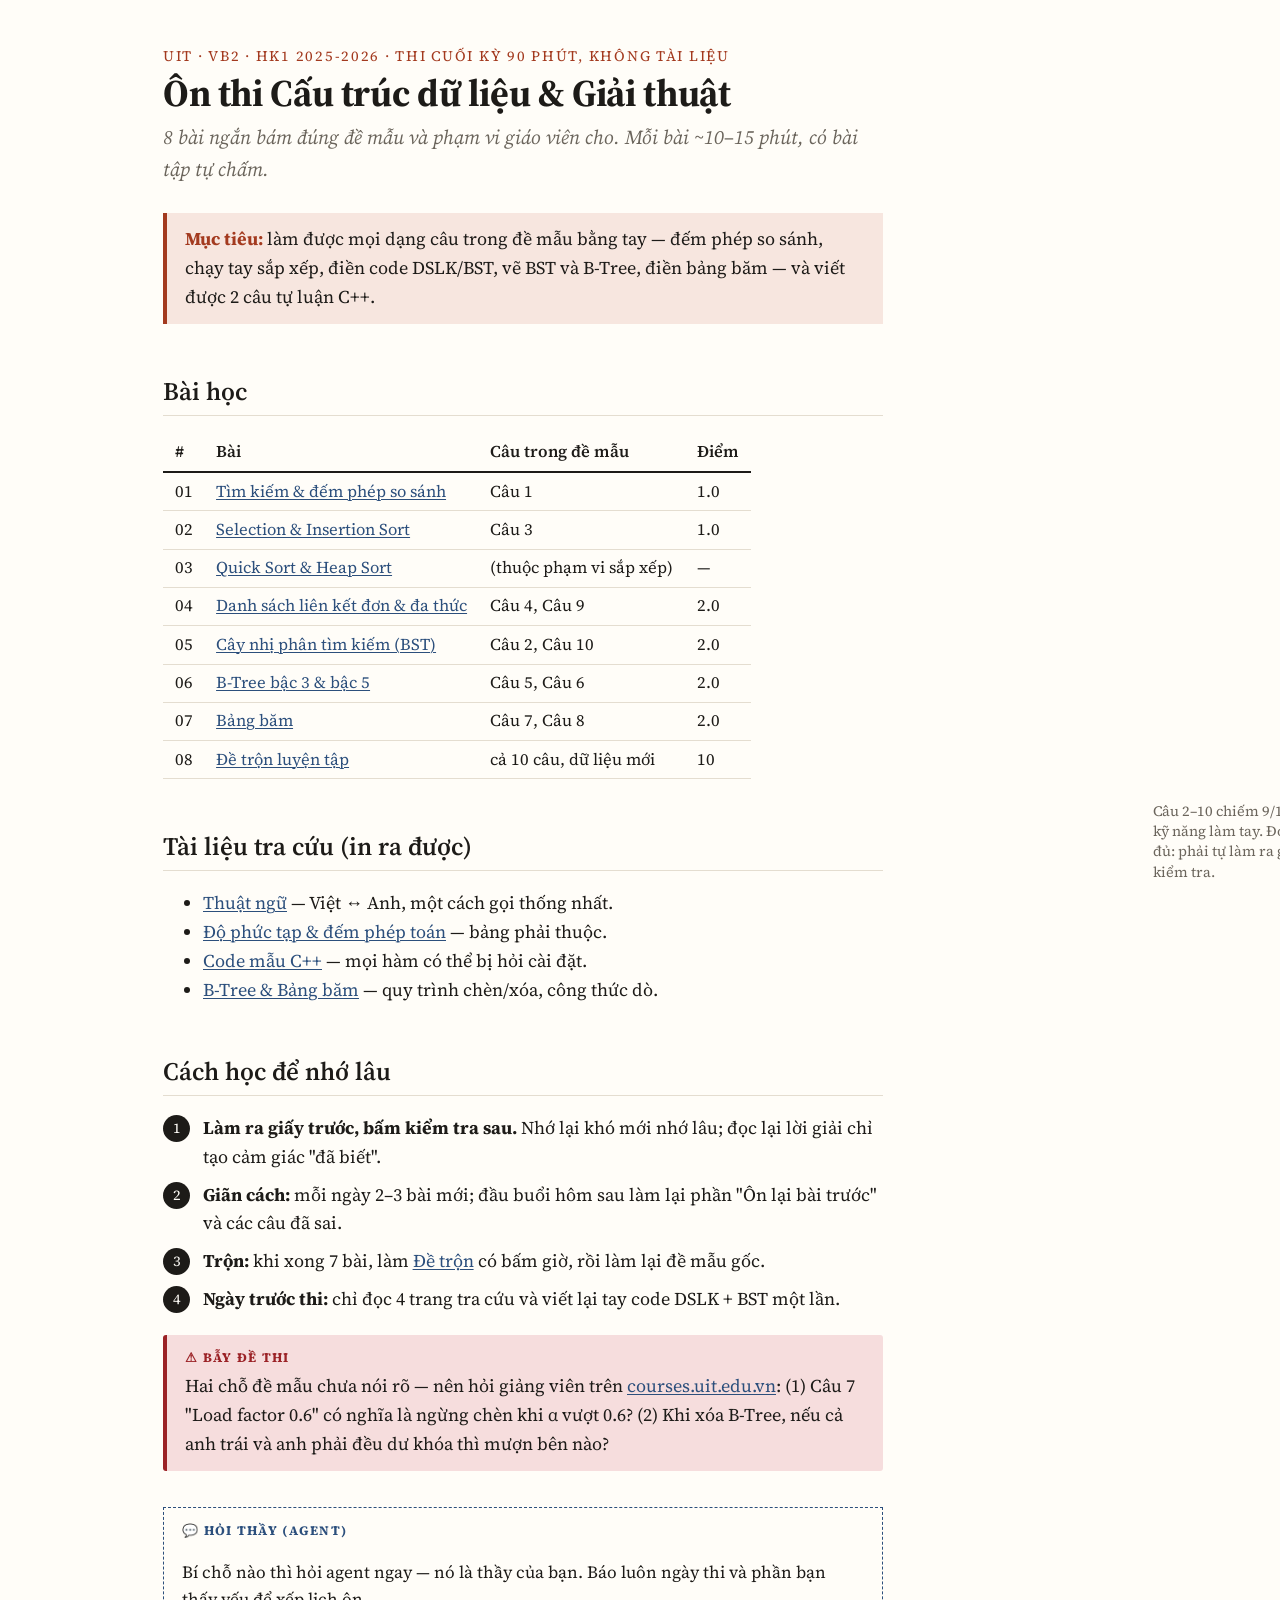
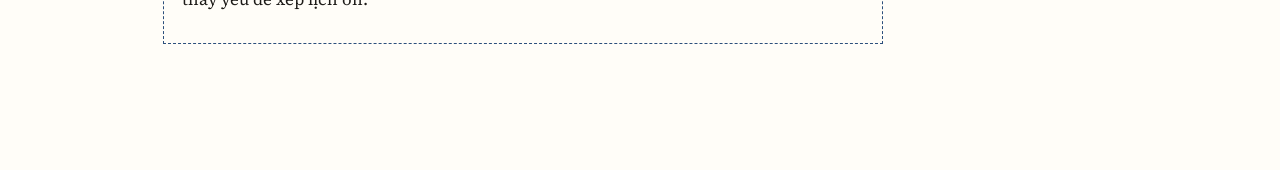
<file: index.html>
<!doctype html>
<html lang="vi">
<head>
<meta charset="utf-8">
<meta name="viewport" content="width=device-width, initial-scale=1">
<title>Lộ trình ôn — Ôn thi CTDL&amp;GT</title>
<link rel="stylesheet" href="assets/style.css">
</head>
<body>
<main>
<p class="kicker">UIT · VB2 · HK1 2025-2026 · Thi cuối kỳ 90 phút, không tài liệu</p>
<h1>Ôn thi Cấu trúc dữ liệu &amp; Giải thuật</h1>
<p class="subtitle">8 bài ngắn bám đúng đề mẫu và phạm vi giáo viên cho. Mỗi bài ~10–15 phút, có bài tập tự chấm.</p>

<div class="goal"><strong>Mục tiêu:</strong> làm được mọi dạng câu trong đề mẫu bằng tay — đếm phép so sánh, chạy tay sắp xếp, điền code DSLK/BST, vẽ BST và B-Tree, điền bảng băm — và viết được 2 câu tự luận C++.</div>

<h2>Bài học</h2>
<table>
<tr><th>#</th><th>Bài</th><th>Câu trong đề mẫu</th><th>Điểm</th></tr>
<tr><td>01</td><td><a href="lessons/0001-tim-kiem-dem-so-sanh.html">Tìm kiếm &amp; đếm phép so sánh</a></td><td>Câu 1</td><td>1.0</td></tr>
<tr><td>02</td><td><a href="lessons/0002-selection-insertion-sort.html">Selection &amp; Insertion Sort</a></td><td>Câu 3</td><td>1.0</td></tr>
<tr><td>03</td><td><a href="lessons/0003-quick-heap-sort.html">Quick Sort &amp; Heap Sort</a></td><td>(thuộc phạm vi sắp xếp)</td><td>—</td></tr>
<tr><td>04</td><td><a href="lessons/0004-danh-sach-lien-ket.html">Danh sách liên kết đơn &amp; đa thức</a></td><td>Câu 4, Câu 9</td><td>2.0</td></tr>
<tr><td>05</td><td><a href="lessons/0005-cay-nhi-phan-tim-kiem.html">Cây nhị phân tìm kiếm (BST)</a></td><td>Câu 2, Câu 10</td><td>2.0</td></tr>
<tr><td>06</td><td><a href="lessons/0006-b-tree.html">B-Tree bậc 3 &amp; bậc 5</a></td><td>Câu 5, Câu 6</td><td>2.0</td></tr>
<tr><td>07</td><td><a href="lessons/0007-bang-bam.html">Bảng băm</a></td><td>Câu 7, Câu 8</td><td>2.0</td></tr>
<tr><td>08</td><td><a href="lessons/0008-de-tron-luyen-tap.html">Đề trộn luyện tập</a></td><td>cả 10 câu, dữ liệu mới</td><td>10</td></tr>
</table>
<p class="marginnote">Câu 2–10 chiếm 9/10 điểm và đều là kỹ năng làm tay. Đọc lý thuyết không đủ: phải tự làm ra giấy rồi mới bấm kiểm tra.</p>

<h2>Tài liệu tra cứu (in ra được)</h2>
<ul>
<li><a href="reference/glossary.html">Thuật ngữ</a> — Việt ↔ Anh, một cách gọi thống nhất.</li>
<li><a href="reference/do-phuc-tap-va-dem.html">Độ phức tạp &amp; đếm phép toán</a> — bảng phải thuộc.</li>
<li><a href="reference/code-mau-cpp.html">Code mẫu C++</a> — mọi hàm có thể bị hỏi cài đặt.</li>
<li><a href="reference/b-tree-va-bang-bam.html">B-Tree &amp; Bảng băm</a> — quy trình chèn/xóa, công thức dò.</li>
</ul>

<h2>Cách học để nhớ lâu</h2>
<ol class="steps">
<li><strong>Làm ra giấy trước, bấm kiểm tra sau.</strong> Nhớ lại khó mới nhớ lâu; đọc lại lời giải chỉ tạo cảm giác "đã biết".</li>
<li><strong>Giãn cách:</strong> mỗi ngày 2–3 bài mới; đầu buổi hôm sau làm lại phần "Ôn lại bài trước" và các câu đã sai.</li>
<li><strong>Trộn:</strong> khi xong 7 bài, làm <a href="lessons/0008-de-tron-luyen-tap.html">Đề trộn</a> có bấm giờ, rồi làm lại đề mẫu gốc.</li>
<li><strong>Ngày trước thi:</strong> chỉ đọc 4 trang tra cứu và viết lại tay code DSLK + BST một lần.</li>
</ol>

<div class="callout trap">
<p>Hai chỗ đề mẫu chưa nói rõ — nên hỏi giảng viên trên <a href="https://courses.uit.edu.vn/">courses.uit.edu.vn</a>: (1) Câu 7 "Load factor 0.6" có nghĩa là ngừng chèn khi α vượt 0.6? (2) Khi xóa B-Tree, nếu cả anh trái và anh phải đều dư khóa thì mượn bên nào?</p>
</div>

<div class="ask"><p>Bí chỗ nào thì hỏi agent ngay — nó là thầy của bạn. Báo luôn ngày thi và phần bạn thấy yếu để xếp lịch ôn.</p></div>
</main>
</body>
</html>
</file>
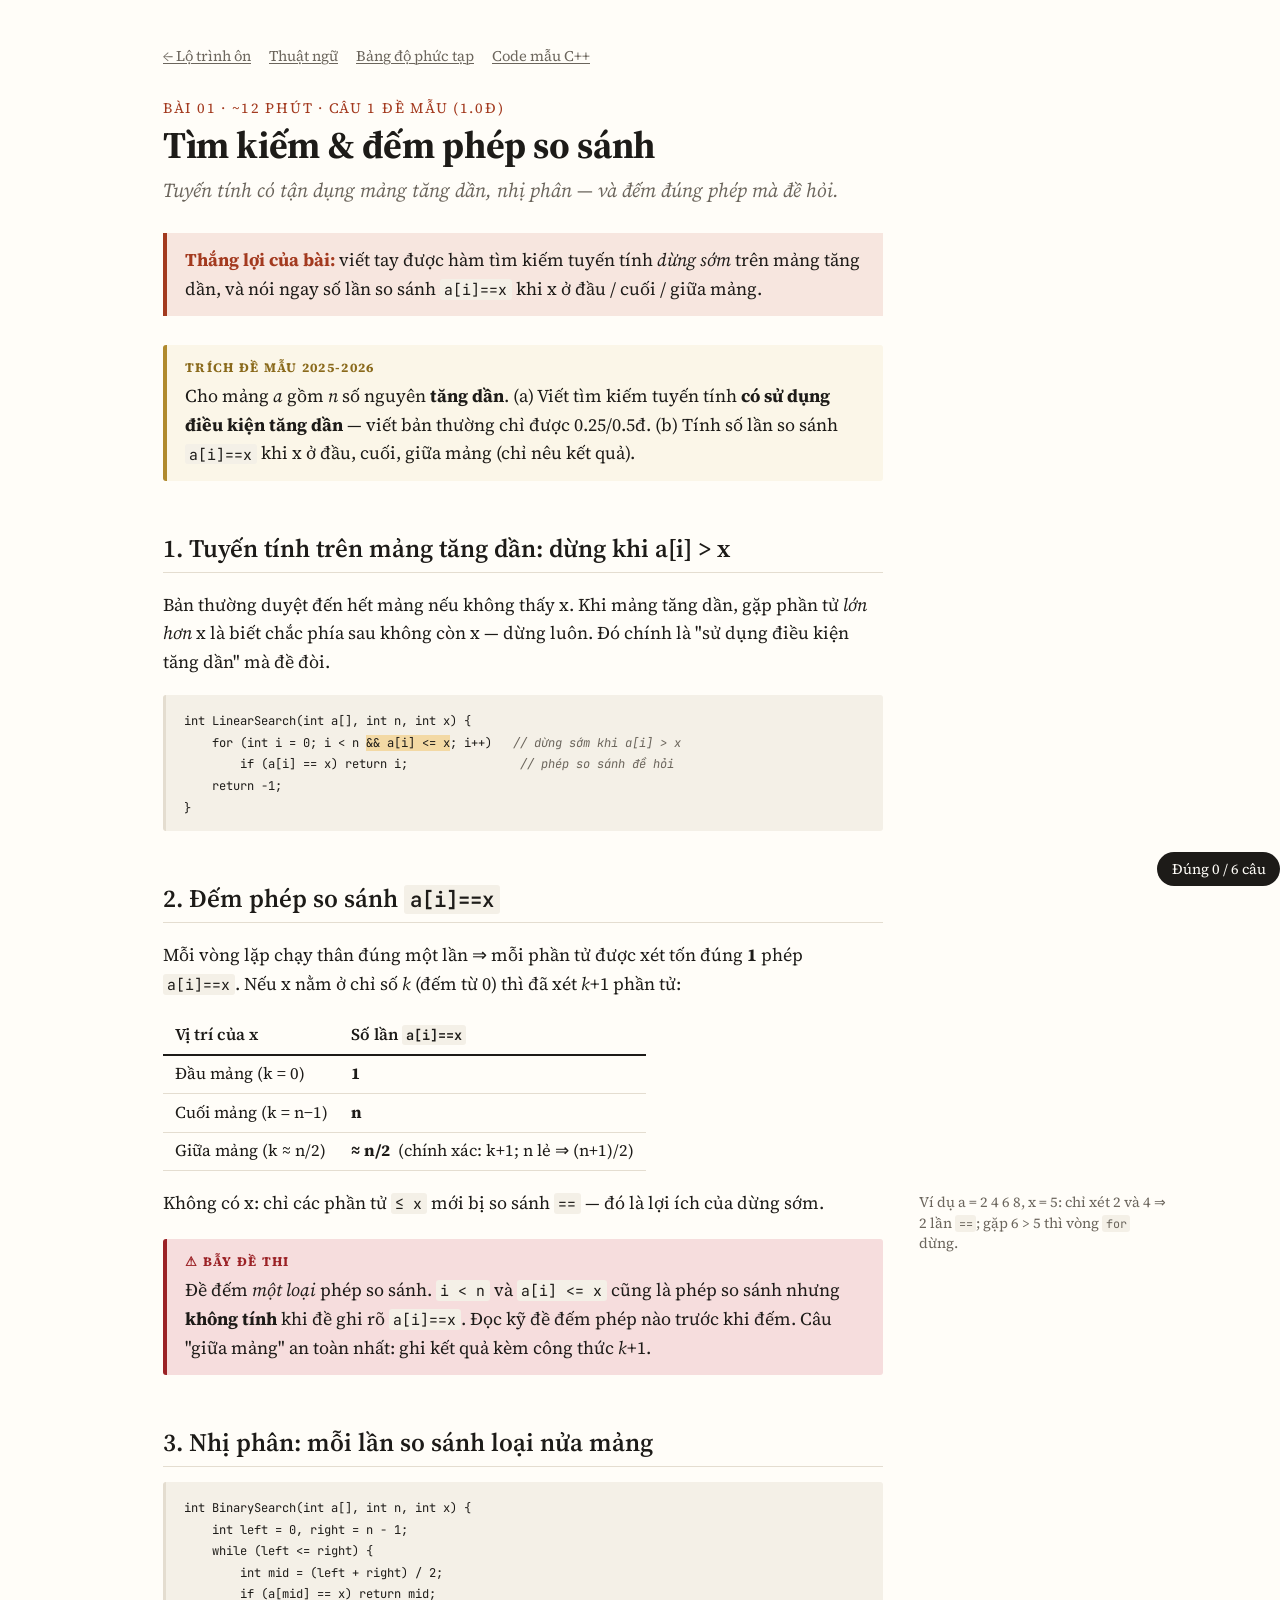
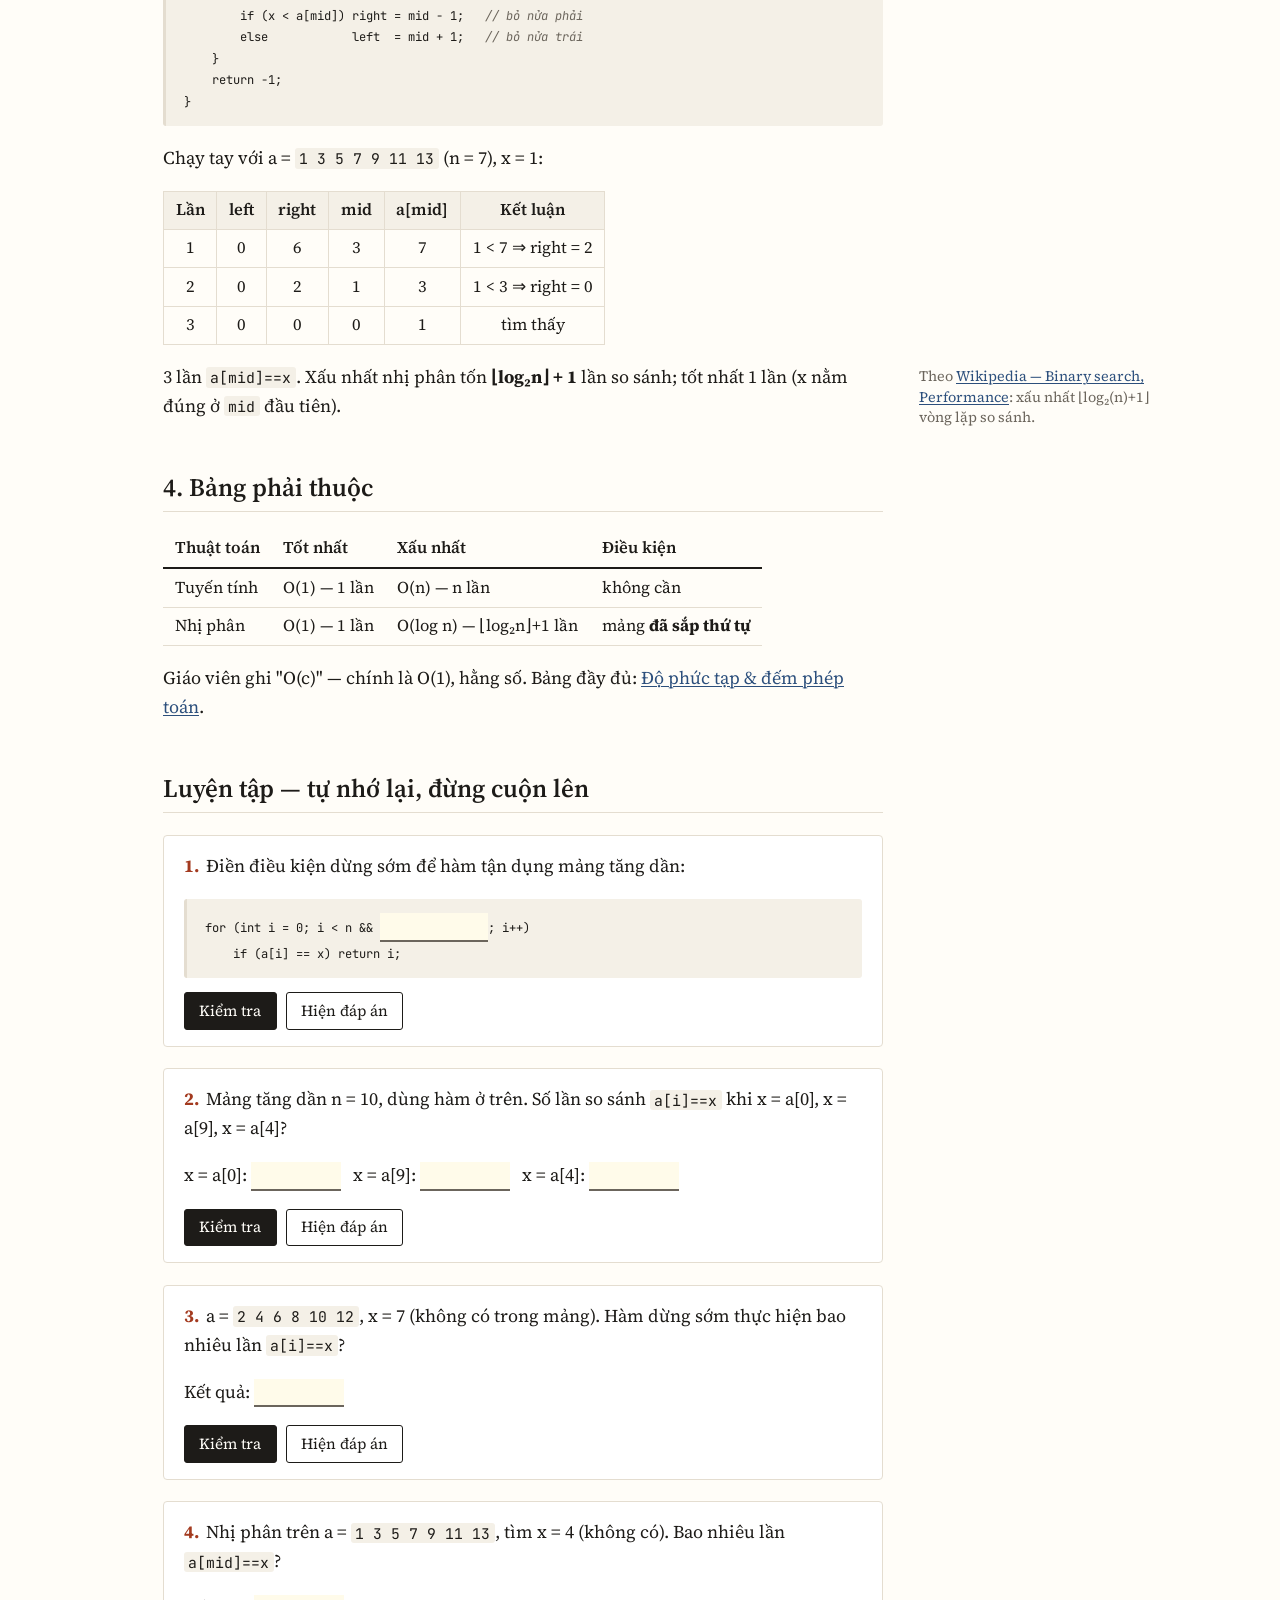
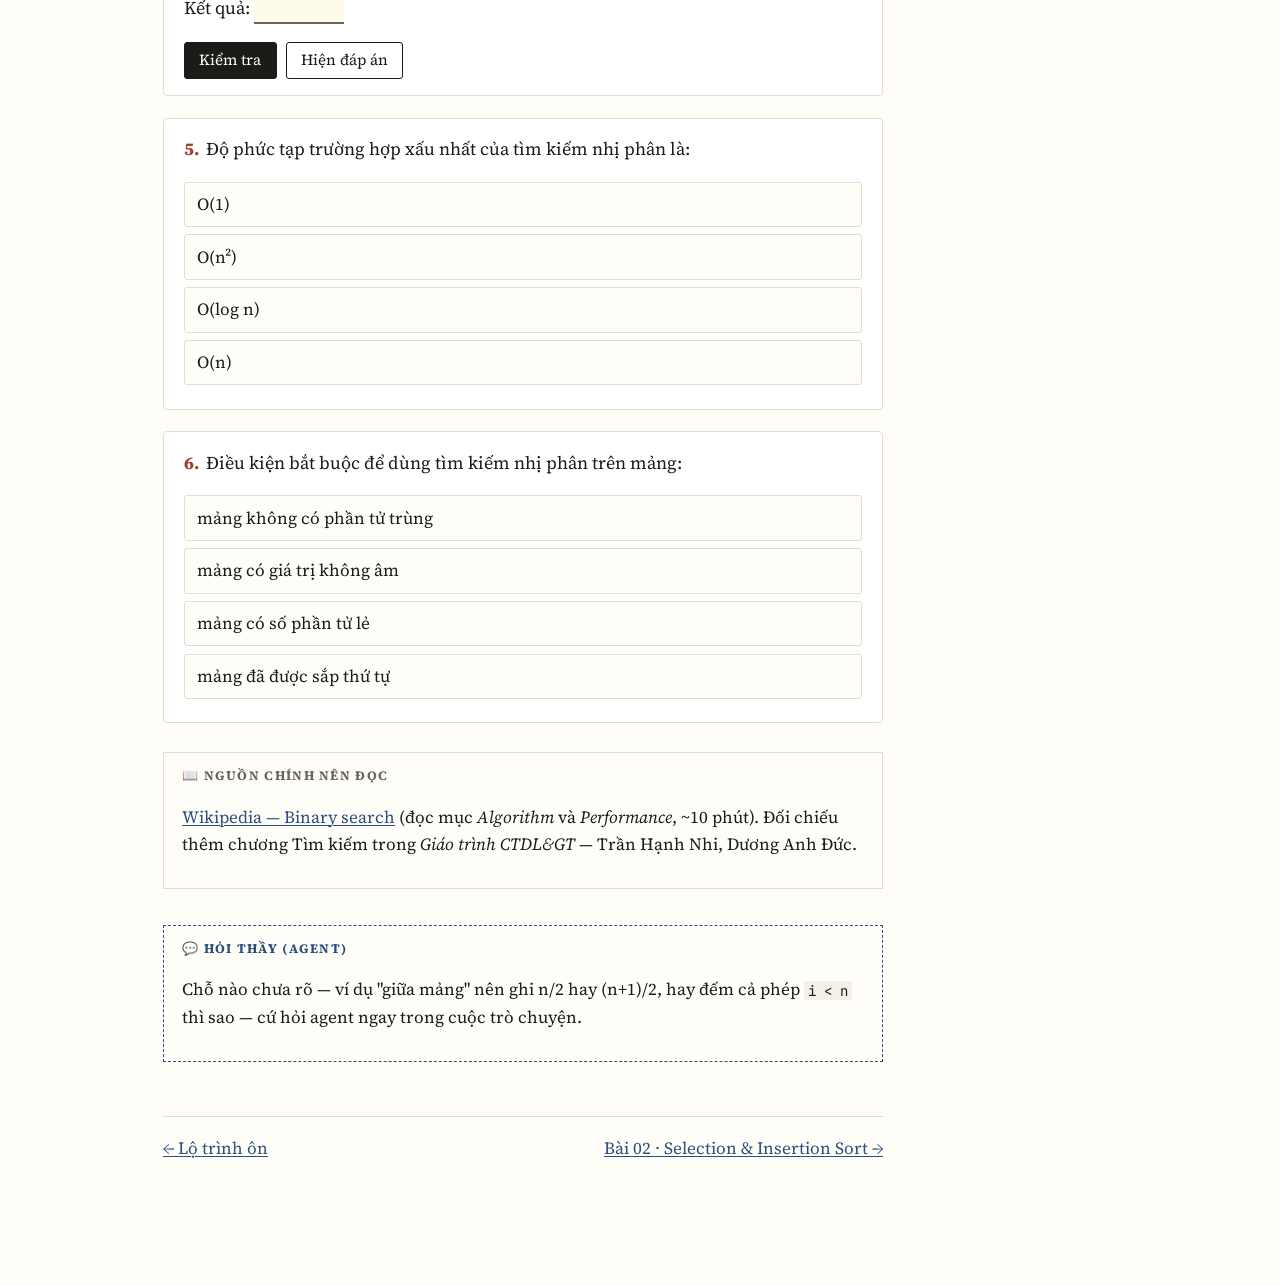
<file: lessons/0001-tim-kiem-dem-so-sanh.html>
<!doctype html>
<html lang="vi">
<head>
<meta charset="utf-8">
<meta name="viewport" content="width=device-width, initial-scale=1">
<title>01 · Tìm kiếm &amp; đếm phép so sánh — Ôn thi CTDL&amp;GT</title>
<link rel="stylesheet" href="../assets/style.css">
<script src="../assets/quiz.js" defer></script>
</head>
<body>
<main>
<nav class="crumbs">
  <a href="../index.html">← Lộ trình ôn</a>
  <a href="../reference/glossary.html">Thuật ngữ</a>
  <a href="../reference/do-phuc-tap-va-dem.html">Bảng độ phức tạp</a>
  <a href="../reference/code-mau-cpp.html">Code mẫu C++</a>
</nav>

<p class="kicker">Bài 01 · ~12 phút · Câu 1 đề mẫu (1.0đ)</p>
<h1>Tìm kiếm &amp; đếm phép so sánh</h1>
<p class="subtitle">Tuyến tính có tận dụng mảng tăng dần, nhị phân — và đếm đúng phép mà đề hỏi.</p>

<div class="goal"><strong>Thắng lợi của bài:</strong> viết tay được hàm tìm kiếm tuyến tính <em>dừng sớm</em> trên mảng tăng dần, và nói ngay số lần so sánh <code>a[i]==x</code> khi x ở đầu / cuối / giữa mảng.</div>

<div class="callout exam">
<p>Cho mảng <em>a</em> gồm <em>n</em> số nguyên <strong>tăng dần</strong>. (a) Viết tìm kiếm tuyến tính <strong>có sử dụng điều kiện tăng dần</strong> — viết bản thường chỉ được 0.25/0.5đ. (b) Tính số lần so sánh <code>a[i]==x</code> khi x ở đầu, cuối, giữa mảng (chỉ nêu kết quả).</p>
</div>

<h2>1. Tuyến tính trên mảng tăng dần: dừng khi a[i] &gt; x</h2>
<p>Bản thường duyệt đến hết mảng nếu không thấy x. Khi mảng tăng dần, gặp phần tử <em>lớn hơn</em> x là biết chắc phía sau không còn x — dừng luôn. Đó chính là "sử dụng điều kiện tăng dần" mà đề đòi.</p>
<pre><code>int LinearSearch(int a[], int n, int x) {
    for (int i = 0; i &lt; n <span class="hl">&amp;&amp; a[i] &lt;= x</span>; i++)   <span class="cm">// dừng sớm khi a[i] &gt; x</span>
        if (a[i] == x) return i;                <span class="cm">// phép so sánh đề hỏi</span>
    return -1;
}</code></pre>

<h2>2. Đếm phép so sánh <code>a[i]==x</code></h2>
<p>Mỗi vòng lặp chạy thân đúng một lần ⇒ mỗi phần tử được xét tốn đúng <strong>1</strong> phép <code>a[i]==x</code>. Nếu x nằm ở chỉ số <em>k</em> (đếm từ 0) thì đã xét <em>k</em>+1 phần tử:</p>
<table>
<tr><th>Vị trí của x</th><th>Số lần <code>a[i]==x</code></th></tr>
<tr><td>Đầu mảng (k = 0)</td><td><strong>1</strong></td></tr>
<tr><td>Cuối mảng (k = n−1)</td><td><strong>n</strong></td></tr>
<tr><td>Giữa mảng (k ≈ n/2)</td><td><strong>≈ n/2</strong> &nbsp;(chính xác: k+1; n lẻ ⇒ (n+1)/2)</td></tr>
</table>
<p>Không có x: chỉ các phần tử <code>≤ x</code> mới bị so sánh <code>==</code> — đó là lợi ích của dừng sớm.<span class="marginnote">Ví dụ a = 2 4 6 8, x = 5: chỉ xét 2 và 4 ⇒ 2 lần <code>==</code>; gặp 6 &gt; 5 thì vòng <code>for</code> dừng.</span></p>

<div class="callout trap">
<p>Đề đếm <em>một loại</em> phép so sánh. <code>i &lt; n</code> và <code>a[i] &lt;= x</code> cũng là phép so sánh nhưng <strong>không tính</strong> khi đề ghi rõ <code>a[i]==x</code>. Đọc kỹ đề đếm phép nào trước khi đếm. Câu "giữa mảng" an toàn nhất: ghi kết quả kèm công thức <em>k</em>+1.</p>
</div>

<h2>3. Nhị phân: mỗi lần so sánh loại nửa mảng</h2>
<pre><code>int BinarySearch(int a[], int n, int x) {
    int left = 0, right = n - 1;
    while (left &lt;= right) {
        int mid = (left + right) / 2;
        if (a[mid] == x) return mid;
        if (x &lt; a[mid]) right = mid - 1;   <span class="cm">// bỏ nửa phải</span>
        else            left  = mid + 1;   <span class="cm">// bỏ nửa trái</span>
    }
    return -1;
}</code></pre>
<p>Chạy tay với a = <code>1 3 5 7 9 11 13</code> (n = 7), x = 1:</p>
<table class="grid">
<tr><th>Lần</th><th>left</th><th>right</th><th>mid</th><th>a[mid]</th><th>Kết luận</th></tr>
<tr><td>1</td><td>0</td><td>6</td><td>3</td><td>7</td><td>1 &lt; 7 ⇒ right = 2</td></tr>
<tr><td>2</td><td>0</td><td>2</td><td>1</td><td>3</td><td>1 &lt; 3 ⇒ right = 0</td></tr>
<tr><td>3</td><td>0</td><td>0</td><td>0</td><td>1</td><td>tìm thấy</td></tr>
</table>
<p>3 lần <code>a[mid]==x</code>. Xấu nhất nhị phân tốn <strong>⌊log₂n⌋ + 1</strong> lần so sánh<span class="sidenote">Theo <a href="https://en.wikipedia.org/wiki/Binary_search#Performance">Wikipedia — Binary search, Performance</a>: xấu nhất ⌊log₂(n)+1⌋ vòng lặp so sánh.</span>; tốt nhất 1 lần (x nằm đúng ở <code>mid</code> đầu tiên).</p>

<h2>4. Bảng phải thuộc</h2>
<table>
<tr><th>Thuật toán</th><th>Tốt nhất</th><th>Xấu nhất</th><th>Điều kiện</th></tr>
<tr><td>Tuyến tính</td><td>O(1) — 1 lần</td><td>O(n) — n lần</td><td>không cần</td></tr>
<tr><td>Nhị phân</td><td>O(1) — 1 lần</td><td>O(log n) — ⌊log₂n⌋+1 lần</td><td>mảng <strong>đã sắp thứ tự</strong></td></tr>
</table>
<p>Giáo viên ghi "O(c)" — chính là O(1), hằng số. Bảng đầy đủ: <a href="../reference/do-phuc-tap-va-dem.html">Độ phức tạp &amp; đếm phép toán</a>.</p>

<h2>Luyện tập — tự nhớ lại, đừng cuộn lên</h2>

<div class="q">
  <p class="q-prompt">Điền điều kiện dừng sớm để hàm tận dụng mảng tăng dần:</p>
  <pre><code>for (int i = 0; i &lt; n &amp;&amp; <span class="blank" data-accept='["a[i] <= x","a[i]<=x","x >= a[i]","x>=a[i]"]' data-width="12"></span>; i++)
    if (a[i] == x) return i;</code></pre>
  <div class="q-explain">Điều kiện <code>a[i] &lt;= x</code>: còn phần tử ≤ x thì còn hy vọng gặp x; gặp phần tử lớn hơn x là dừng. Dùng <code>a[i] &lt; x</code> là sai — vòng lặp dừng ngay khi a[i] == x mà chưa kịp so sánh.</div>
</div>

<div class="q">
  <p class="q-prompt">Mảng tăng dần n = 10, dùng hàm ở trên. Số lần so sánh <code>a[i]==x</code> khi x = a[0], x = a[9], x = a[4]?</p>
  <p>x = a[0]: <span class="blank" data-accept="1"></span> &nbsp; x = a[9]: <span class="blank" data-accept="10"></span> &nbsp; x = a[4]: <span class="blank" data-accept="5"></span></p>
  <div class="q-explain">Công thức k+1: 0+1 = 1, 9+1 = 10, 4+1 = 5.</div>
</div>

<div class="q">
  <p class="q-prompt">a = <code>2 4 6 8 10 12</code>, x = 7 (không có trong mảng). Hàm dừng sớm thực hiện bao nhiêu lần <code>a[i]==x</code>?</p>
  <p>Kết quả: <span class="blank" data-accept="3"></span></p>
  <div class="q-explain">Xét 2, 4, 6 (đều ≤ 7) ⇒ 3 lần. Đến 8 &gt; 7 thì điều kiện <code>a[i] &lt;= x</code> sai, vòng lặp dừng, không so sánh <code>==</code> nữa. Bản thường sẽ tốn 6 lần.</div>
</div>

<div class="q">
  <p class="q-prompt">Nhị phân trên a = <code>1 3 5 7 9 11 13</code>, tìm x = 4 (không có). Bao nhiêu lần <code>a[mid]==x</code>?</p>
  <p>Kết quả: <span class="blank" data-accept="3"></span></p>
  <div class="q-explain">mid = 3 (7) ⇒ right = 2; mid = 1 (3) ⇒ left = 2; mid = 2 (5) ⇒ right = 1; left &gt; right dừng. 3 lần = ⌊log₂7⌋ + 1.</div>
</div>

<div class="q">
  <p class="q-prompt">Độ phức tạp trường hợp xấu nhất của tìm kiếm nhị phân là:</p>
  <ol class="q-options">
    <li><button>O(1)</button></li>
    <li><button>O(n)</button></li>
    <li><button data-correct>O(log n)</button></li>
    <li><button>O(n²)</button></li>
  </ol>
  <div class="q-explain">Mỗi lần so sánh loại một nửa ⇒ sau khoảng log₂n lần còn 1 phần tử.</div>
</div>

<div class="q">
  <p class="q-prompt">Điều kiện bắt buộc để dùng tìm kiếm nhị phân trên mảng:</p>
  <ol class="q-options">
    <li><button data-correct>mảng đã được sắp thứ tự</button></li>
    <li><button>mảng không có phần tử trùng</button></li>
    <li><button>mảng có số phần tử lẻ</button></li>
    <li><button>mảng có giá trị không âm</button></li>
  </ol>
  <div class="q-explain">Chỉ cần mảng có thứ tự. Phần tử trùng hay n chẵn/lẻ không ảnh hưởng tính đúng.</div>
</div>

<div class="source">
<p><a href="https://en.wikipedia.org/wiki/Binary_search">Wikipedia — Binary search</a> (đọc mục <em>Algorithm</em> và <em>Performance</em>, ~10 phút). Đối chiếu thêm chương Tìm kiếm trong <em>Giáo trình CTDL&amp;GT</em> — Trần Hạnh Nhi, Dương Anh Đức.</p>
</div>

<div class="ask"><p>Chỗ nào chưa rõ — ví dụ "giữa mảng" nên ghi n/2 hay (n+1)/2, hay đếm cả phép <code>i &lt; n</code> thì sao — cứ hỏi agent ngay trong cuộc trò chuyện.</p></div>

<nav class="pager">
  <a href="../index.html">← Lộ trình ôn</a>
  <a href="0002-selection-insertion-sort.html">Bài 02 · Selection &amp; Insertion Sort →</a>
</nav>
</main>
</body>
</html>
</file>
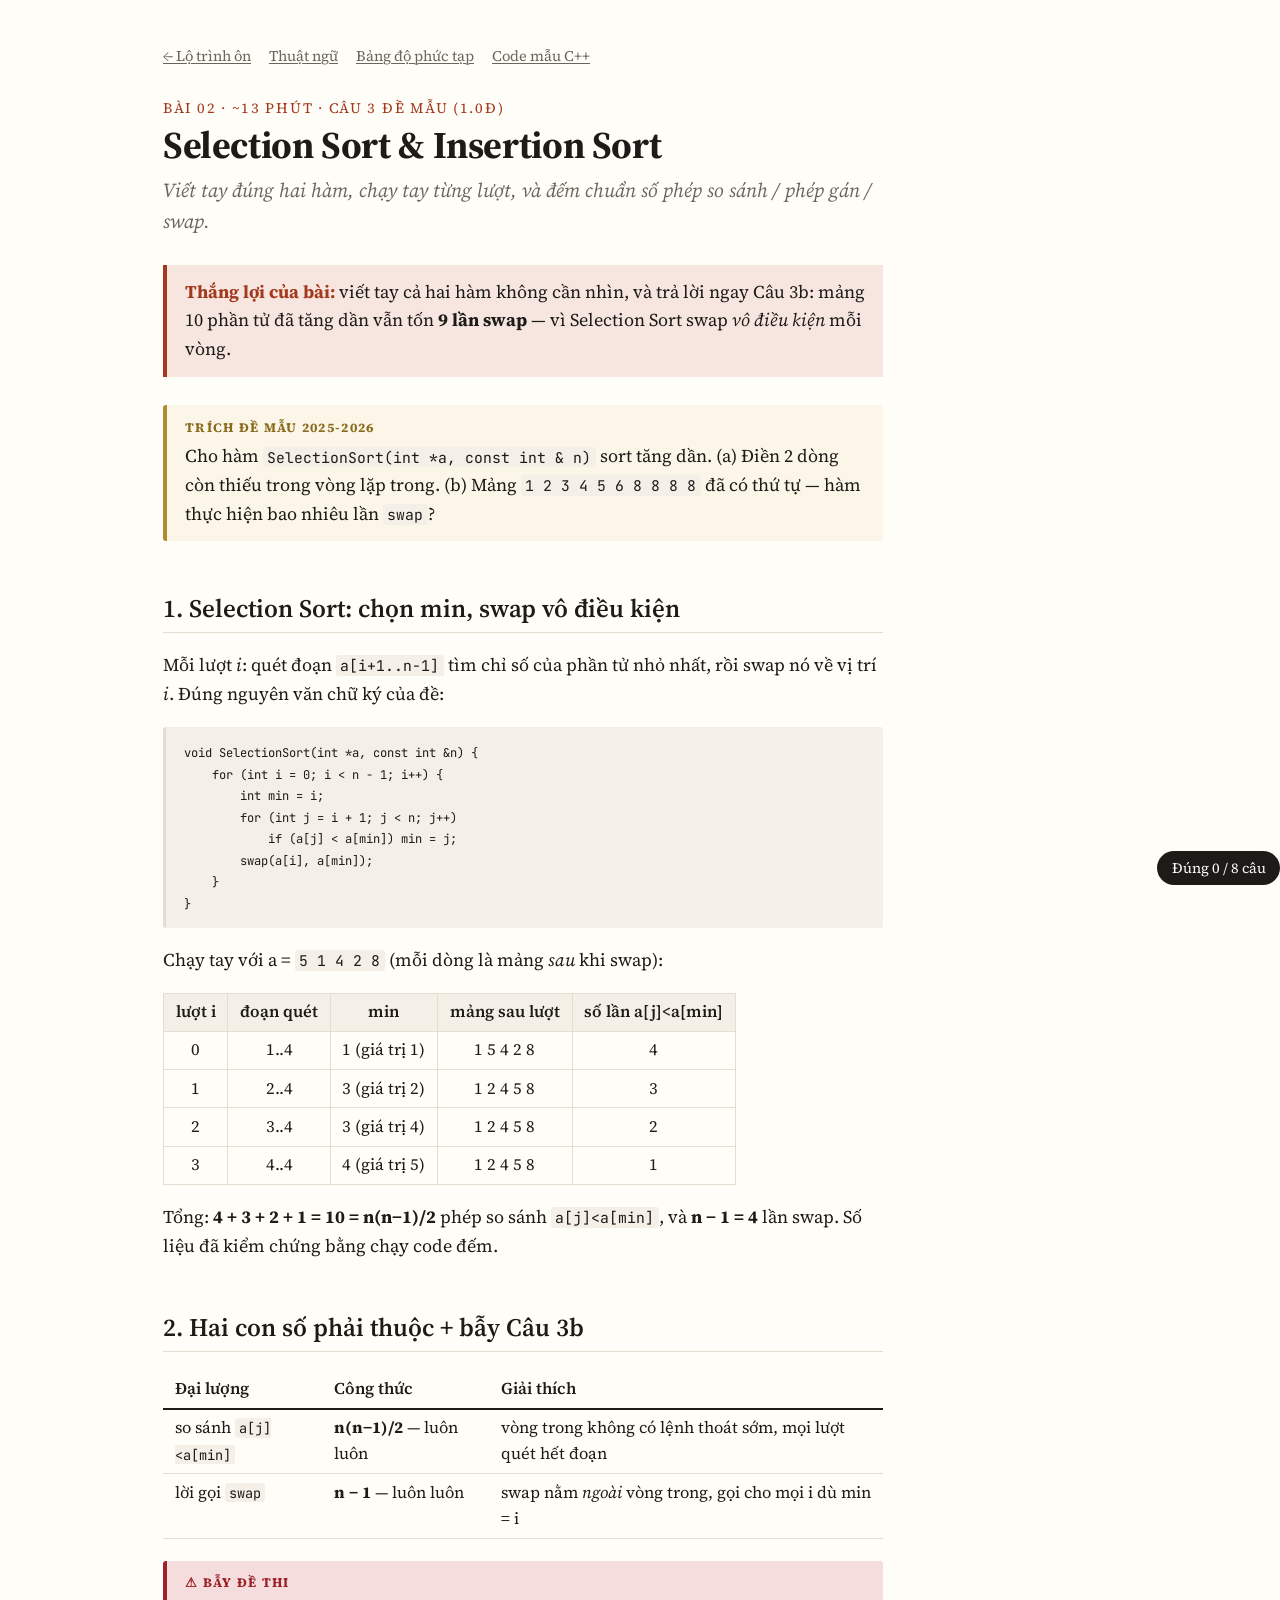
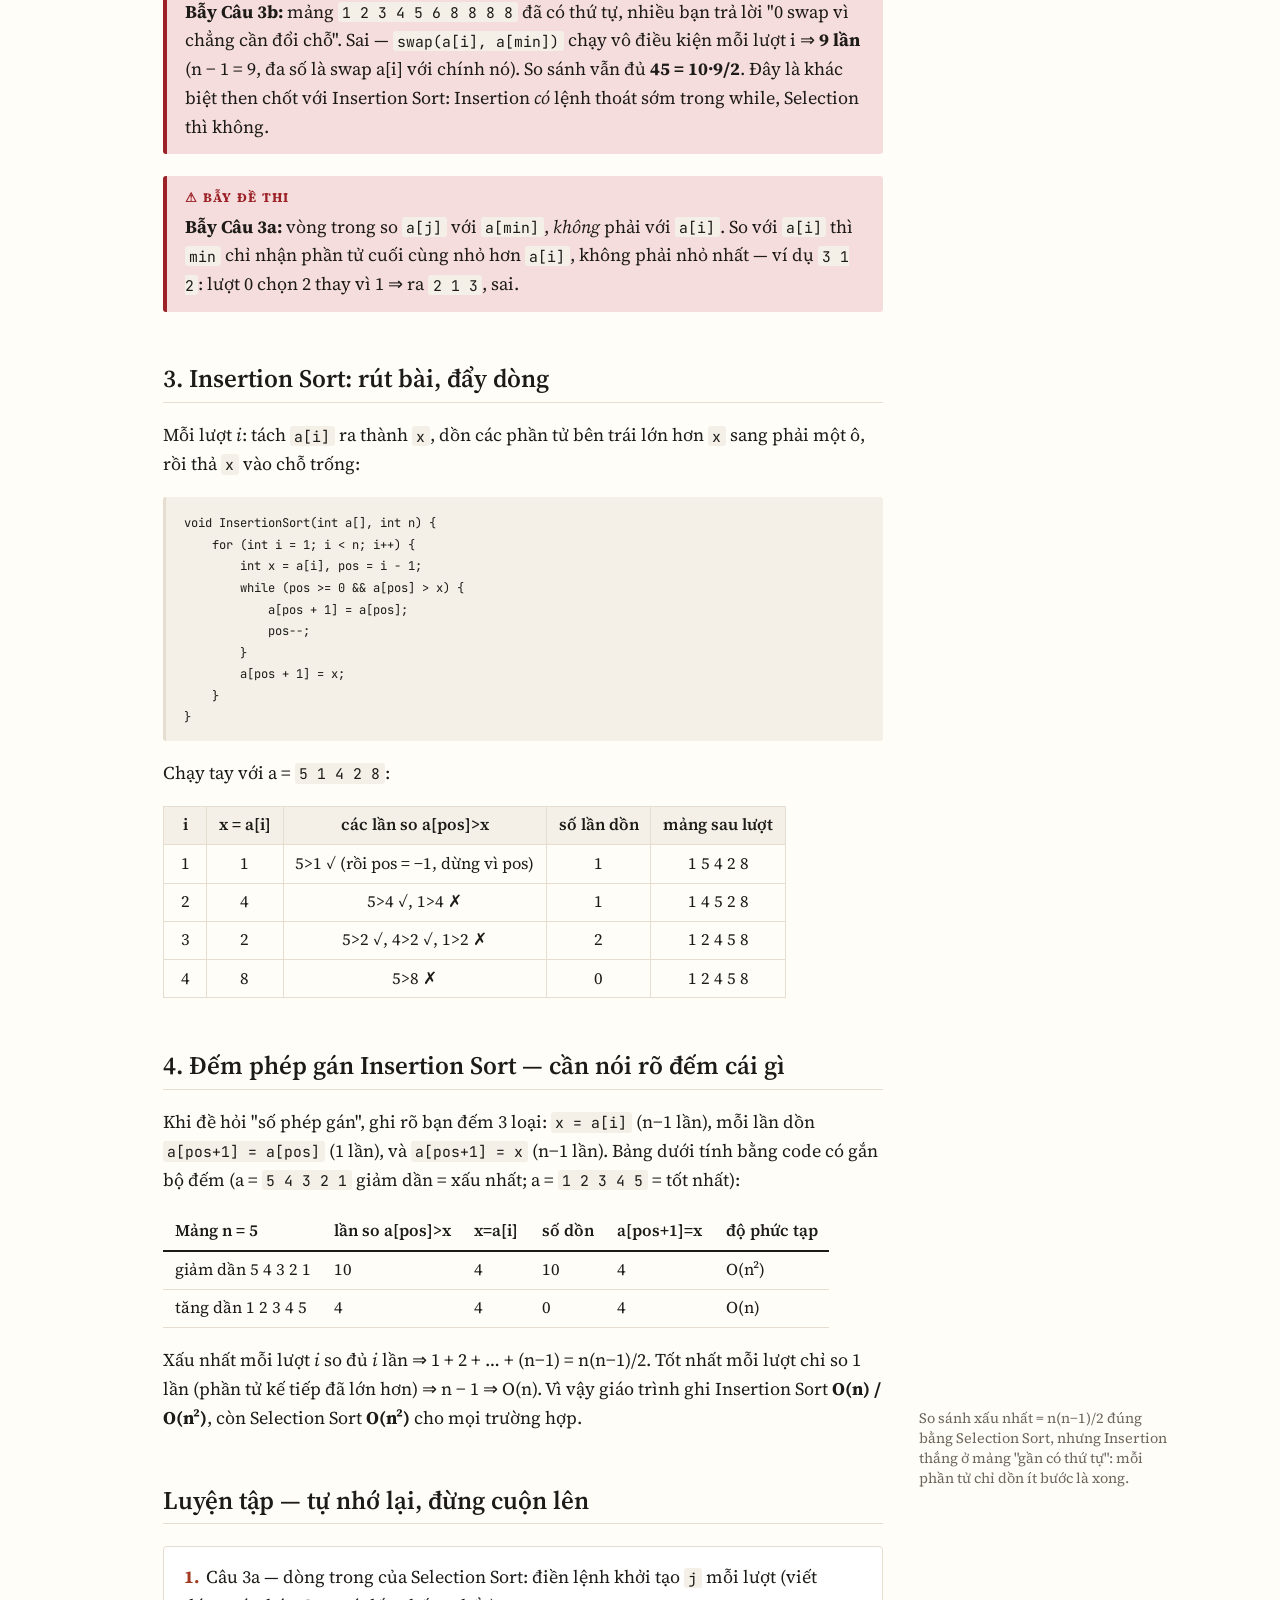
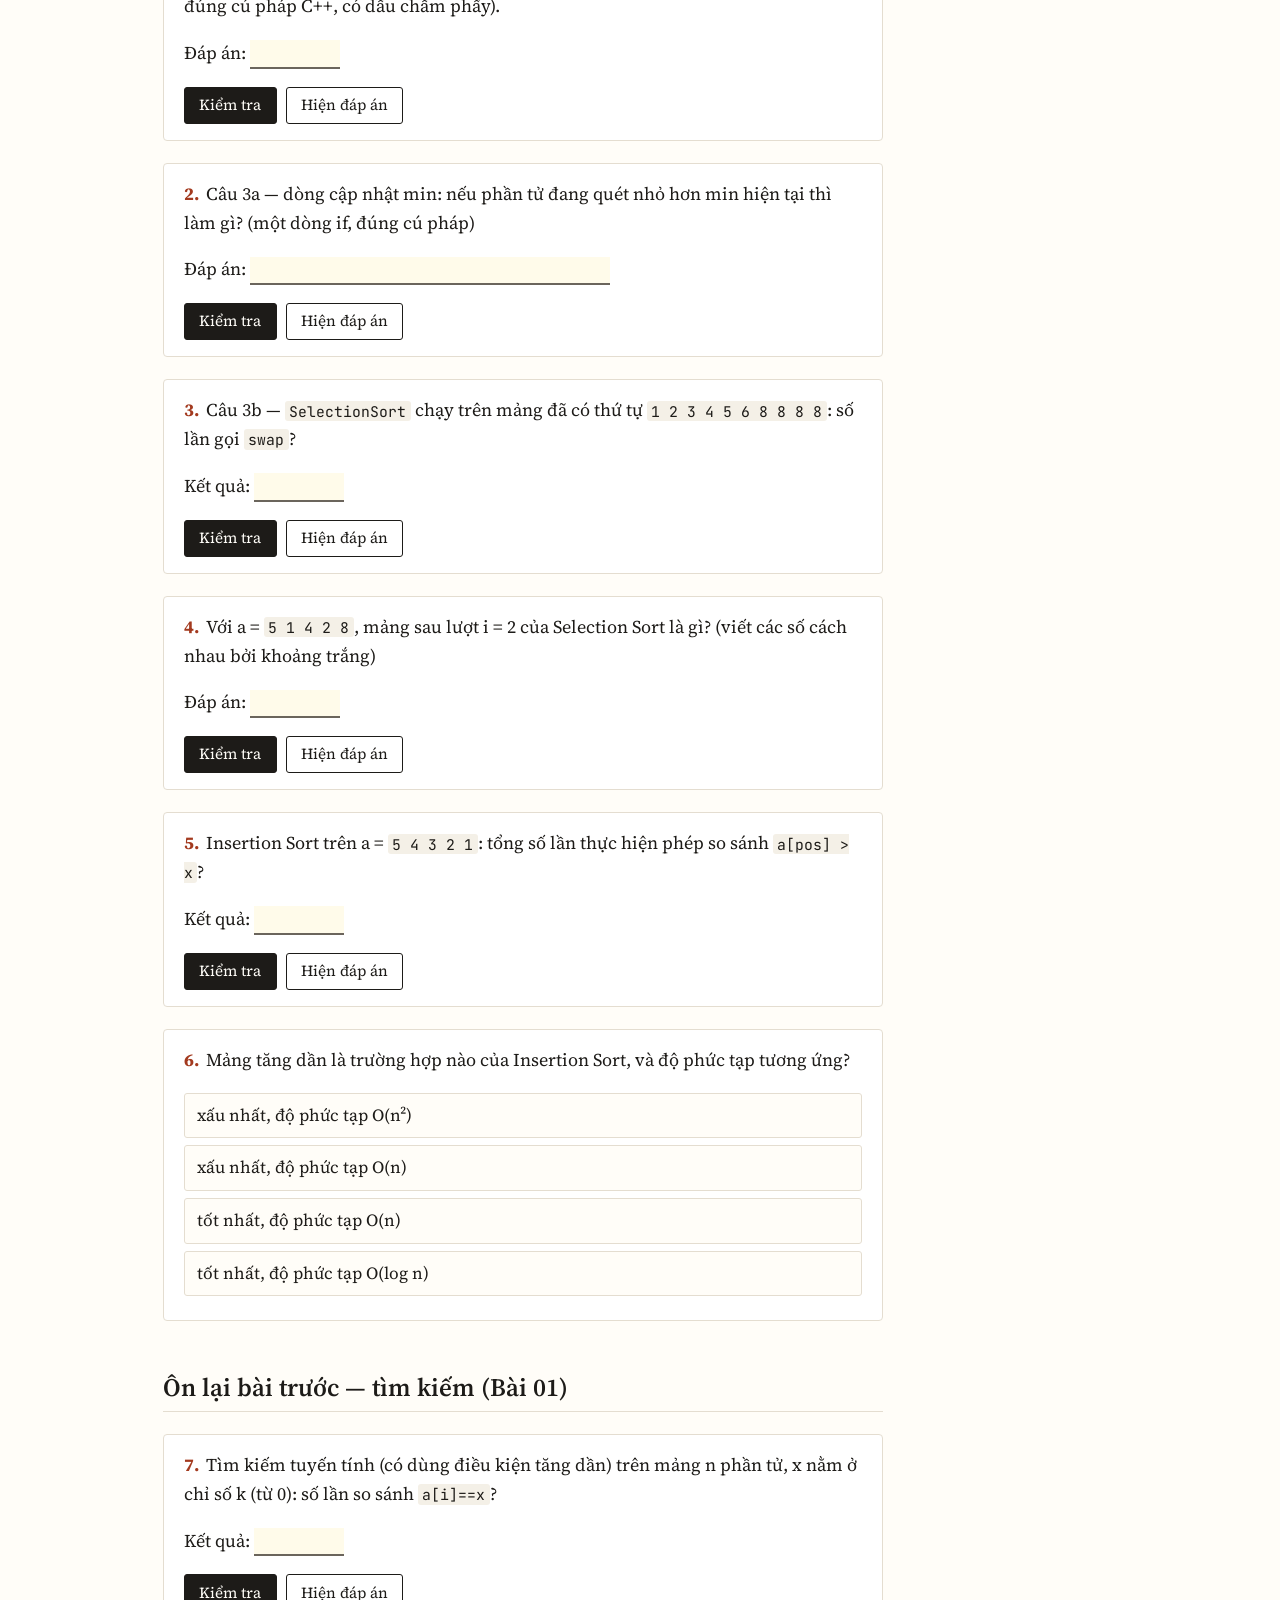
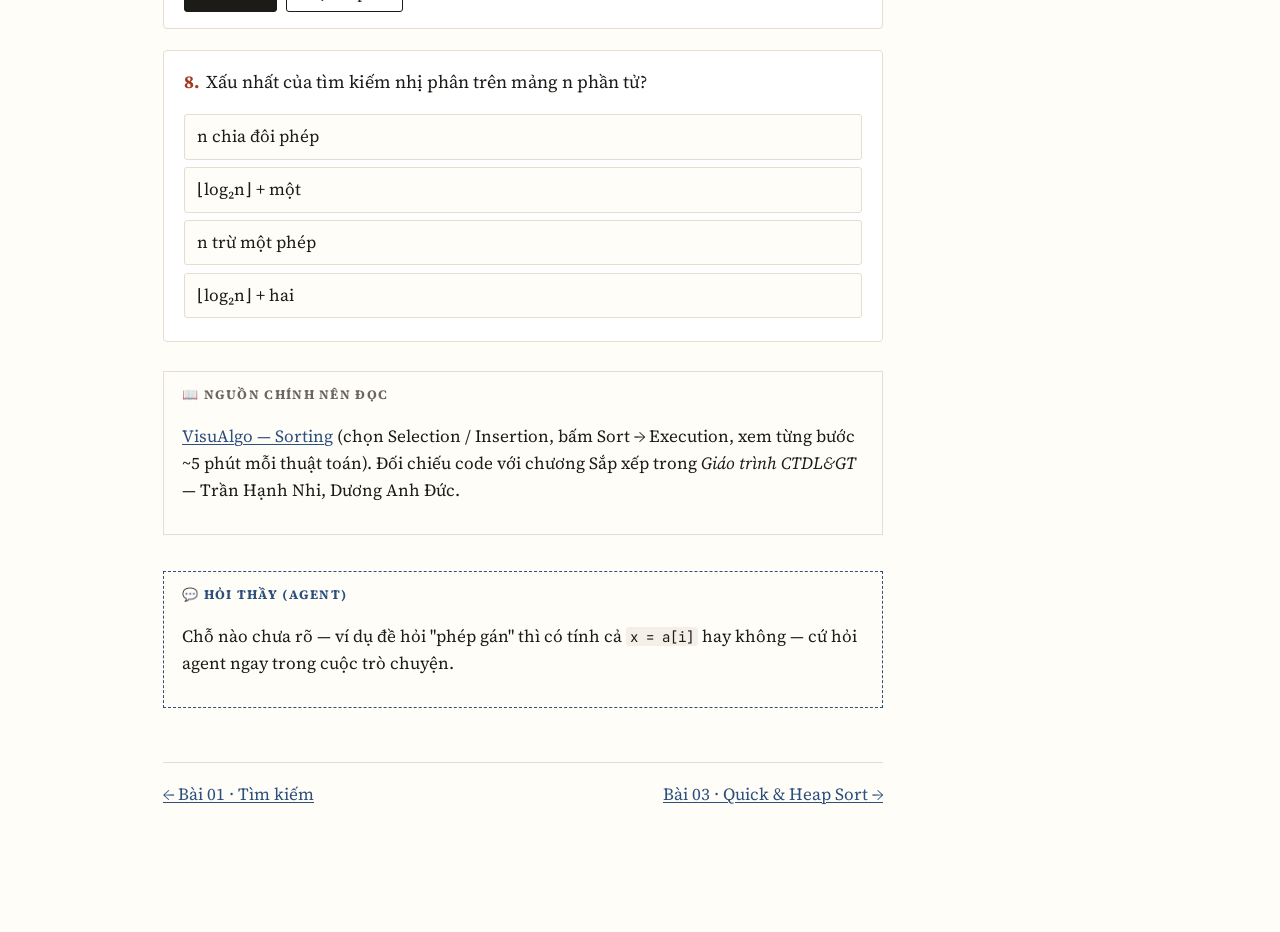
<file: lessons/0002-selection-insertion-sort.html>
<!doctype html>
<html lang="vi">
<head>
<meta charset="utf-8">
<meta name="viewport" content="width=device-width, initial-scale=1">
<title>02 · Selection &amp; Insertion Sort — Ôn thi CTDL&amp;GT</title>
<link rel="stylesheet" href="../assets/style.css">
<script src="../assets/quiz.js" defer></script>
</head>
<body>
<main>
<nav class="crumbs">
  <a href="../index.html">← Lộ trình ôn</a>
  <a href="../reference/glossary.html">Thuật ngữ</a>
  <a href="../reference/do-phuc-tap-va-dem.html">Bảng độ phức tạp</a>
  <a href="../reference/code-mau-cpp.html">Code mẫu C++</a>
</nav>

<p class="kicker">Bài 02 · ~13 phút · Câu 3 đề mẫu (1.0đ)</p>
<h1>Selection Sort &amp; Insertion Sort</h1>
<p class="subtitle">Viết tay đúng hai hàm, chạy tay từng lượt, và đếm chuẩn số phép so sánh / phép gán / swap.</p>

<div class="goal"><strong>Thắng lợi của bài:</strong> viết tay cả hai hàm không cần nhìn, và trả lời ngay Câu 3b: mảng 10 phần tử đã tăng dần vẫn tốn <strong>9 lần swap</strong> — vì Selection Sort swap <em>vô điều kiện</em> mỗi vòng.</div>

<div class="callout exam">
<p>Cho hàm <code>SelectionSort(int *a, const int &amp; n)</code> sort tăng dần. (a) Điền 2 dòng còn thiếu trong vòng lặp trong. (b) Mảng <code>1 2 3 4 5 6 8 8 8 8</code> đã có thứ tự — hàm thực hiện bao nhiêu lần <code>swap</code>?</p>
</div>

<h2>1. Selection Sort: chọn min, swap vô điều kiện</h2>
<p>Mỗi lượt <em>i</em>: quét đoạn <code>a[i+1..n-1]</code> tìm chỉ số của phần tử nhỏ nhất, rồi swap nó về vị trí <em>i</em>. Đúng nguyên văn chữ ký của đề:</p>
<pre><code>void SelectionSort(int *a, const int &amp;n) {
    for (int i = 0; i &lt; n - 1; i++) {
        int min = i;
        for (int j = i + 1; j &lt; n; j++)
            if (a[j] &lt; a[min]) min = j;
        swap(a[i], a[min]);
    }
}</code></pre>
<p>Chạy tay với a = <code>5 1 4 2 8</code> (mỗi dòng là mảng <em>sau</em> khi swap):</p>
<table class="grid">
<tr><th>lượt i</th><th>đoạn quét</th><th>min</th><th>mảng sau lượt</th><th>số lần a[j]&lt;a[min]</th></tr>
<tr><td>0</td><td>1..4</td><td>1 (giá trị 1)</td><td>1 5 4 2 8</td><td>4</td></tr>
<tr><td>1</td><td>2..4</td><td>3 (giá trị 2)</td><td>1 2 4 5 8</td><td>3</td></tr>
<tr><td>2</td><td>3..4</td><td>3 (giá trị 4)</td><td>1 2 4 5 8</td><td>2</td></tr>
<tr><td>3</td><td>4..4</td><td>4 (giá trị 5)</td><td>1 2 4 5 8</td><td>1</td></tr>
</table>
<p>Tổng: <strong>4 + 3 + 2 + 1 = 10 = n(n−1)/2</strong> phép so sánh <code>a[j]&lt;a[min]</code>, và <strong>n − 1 = 4</strong> lần swap. Số liệu đã kiểm chứng bằng chạy code đếm.</p>

<h2>2. Hai con số phải thuộc + bẫy Câu 3b</h2>
<table>
<tr><th>Đại lượng</th><th>Công thức</th><th>Giải thích</th></tr>
<tr><td>so sánh <code>a[j]&lt;a[min]</code></td><td><strong>n(n−1)/2</strong> — luôn luôn</td><td>vòng trong không có lệnh thoát sớm, mọi lượt quét hết đoạn</td></tr>
<tr><td>lời gọi <code>swap</code></td><td><strong>n − 1</strong> — luôn luôn</td><td>swap nằm <em>ngoài</em> vòng trong, gọi cho mọi i dù min = i</td></tr>
</table>

<div class="callout trap">
<p><strong>Bẫy Câu 3b:</strong> mảng <code>1 2 3 4 5 6 8 8 8 8</code> đã có thứ tự, nhiều bạn trả lời "0 swap vì chẳng cần đổi chỗ". Sai — <code>swap(a[i], a[min])</code> chạy vô điều kiện mỗi lượt i ⇒ <strong>9 lần</strong> (n − 1 = 9, đa số là swap a[i] với chính nó). So sánh vẫn đủ <strong>45 = 10·9/2</strong>. Đây là khác biệt then chốt với Insertion Sort: Insertion <em>có</em> lệnh thoát sớm trong while, Selection thì không.</p>
</div>
<div class="callout trap">
<p><strong>Bẫy Câu 3a:</strong> vòng trong so <code>a[j]</code> với <code>a[min]</code>, <em>không</em> phải với <code>a[i]</code>. So với <code>a[i]</code> thì <code>min</code> chỉ nhận phần tử cuối cùng nhỏ hơn <code>a[i]</code>, không phải nhỏ nhất — ví dụ <code>3 1 2</code>: lượt 0 chọn 2 thay vì 1 ⇒ ra <code>2 1 3</code>, sai.</p>
</div>

<h2>3. Insertion Sort: rút bài, đẩy dòng</h2>
<p>Mỗi lượt <em>i</em>: tách <code>a[i]</code> ra thành <code>x</code>, dồn các phần tử bên trái lớn hơn <code>x</code> sang phải một ô, rồi thả <code>x</code> vào chỗ trống:</p>
<pre><code>void InsertionSort(int a[], int n) {
    for (int i = 1; i &lt; n; i++) {
        int x = a[i], pos = i - 1;
        while (pos &gt;= 0 &amp;&amp; a[pos] &gt; x) {
            a[pos + 1] = a[pos];
            pos--;
        }
        a[pos + 1] = x;
    }
}</code></pre>
<p>Chạy tay với a = <code>5 1 4 2 8</code>:</p>
<table class="grid">
<tr><th>i</th><th>x = a[i]</th><th>các lần so a[pos]&gt;x</th><th>số lần dồn</th><th>mảng sau lượt</th></tr>
<tr><td>1</td><td>1</td><td>5&gt;1 ✓ (rồi pos = −1, dừng vì pos)</td><td>1</td><td>1 5 4 2 8</td></tr>
<tr><td>2</td><td>4</td><td>5&gt;4 ✓, 1&gt;4 ✗</td><td>1</td><td>1 4 5 2 8</td></tr>
<tr><td>3</td><td>2</td><td>5&gt;2 ✓, 4&gt;2 ✓, 1&gt;2 ✗</td><td>2</td><td>1 2 4 5 8</td></tr>
<tr><td>4</td><td>8</td><td>5&gt;8 ✗</td><td>0</td><td>1 2 4 5 8</td></tr>
</table>

<h2>4. Đếm phép gán Insertion Sort — cần nói rõ đếm cái gì</h2>
<p>Khi đề hỏi "số phép gán", ghi rõ bạn đếm 3 loại: <code>x = a[i]</code> (n−1 lần), mỗi lần dồn <code>a[pos+1] = a[pos]</code> (1 lần), và <code>a[pos+1] = x</code> (n−1 lần). Bảng dưới tính bằng code có gắn bộ đếm (a = <code>5 4 3 2 1</code> giảm dần = xấu nhất; a = <code>1 2 3 4 5</code> = tốt nhất):</p>
<table>
<tr><th>Mảng n = 5</th><th>lần so a[pos]&gt;x</th><th>x=a[i]</th><th>số dồn</th><th>a[pos+1]=x</th><th>độ phức tạp</th></tr>
<tr><td>giảm dần 5 4 3 2 1</td><td>10</td><td>4</td><td>10</td><td>4</td><td>O(n²)</td></tr>
<tr><td>tăng dần 1 2 3 4 5</td><td>4</td><td>4</td><td>0</td><td>4</td><td>O(n)</td></tr>
</table>
<p>Xấu nhất mỗi lượt <em>i</em> so đủ <em>i</em> lần ⇒ 1 + 2 + … + (n−1) = n(n−1)/2. Tốt nhất mỗi lượt chỉ so 1 lần (phần tử kế tiếp đã lớn hơn) ⇒ n − 1 ⇒ O(n). Vì vậy giáo trình ghi Insertion Sort <strong>O(n) / O(n²)</strong>, còn Selection Sort <strong>O(n²)</strong> cho mọi trường hợp.<span class="marginnote">So sánh xấu nhất = n(n−1)/2 đúng bằng Selection Sort, nhưng Insertion thắng ở mảng "gần có thứ tự": mỗi phần tử chỉ dồn ít bước là xong.</span></p>

<h2>Luyện tập — tự nhớ lại, đừng cuộn lên</h2>

<div class="q">
  <p class="q-prompt">Câu 3a — dòng trong của Selection Sort: điền lệnh khởi tạo <code>j</code> mỗi lượt (viết đúng cú pháp C++, có dấu chấm phẩy).</p>
  <p>Đáp án: <span class="blank" data-accept='["j = i + 1;","j=i+1;"]'></span></p>
  <div class="q-explain">Vòng quét bắt đầu ngay sau vị trí đang xét: <code>for (int j = i + 1; j &lt; n; j++)</code>.</div>
</div>

<div class="q">
  <p class="q-prompt">Câu 3a — dòng cập nhật min: nếu phần tử đang quét nhỏ hơn min hiện tại thì làm gì? (một dòng if, đúng cú pháp)</p>
  <p>Đáp án: <span class="blank" data-accept='["if (a[j] &lt; a[min]) min = j;","if (a[j] &lt; a[min]) min=j;","if(a[j]&lt;a[min])min=j;"]'></span></p>
  <div class="q-explain">So với <code>a[min]</code> chứ không phải <code>a[i]</code>; gán lại <em>chỉ số</em> min, chưa swap ở đây.</div>
</div>

<div class="q">
  <p class="q-prompt">Câu 3b — <code>SelectionSort</code> chạy trên mảng đã có thứ tự <code>1 2 3 4 5 6 8 8 8 8</code>: số lần gọi <code>swap</code>?</p>
  <p>Kết quả: <span class="blank" data-accept="9"></span></p>
  <div class="q-explain">Swap gọi vô điều kiện cho i = 0..8 ⇒ n − 1 = 9 (phần lớn là tự swap với chính nó). Số phép so sánh vẫn đủ 45.</div>
</div>

<div class="q">
  <p class="q-prompt">Với a = <code>5 1 4 2 8</code>, mảng sau lượt i = 2 của Selection Sort là gì? (viết các số cách nhau bởi khoảng trắng)</p>
  <p>Đáp án: <span class="blank" data-accept='["1 2 4 5 8"]'></span></p>
  <div class="q-explain">Lượt 0 swap 5↔1 ⇒ 1 5 4 2 8; lượt 1 swap 5↔2 ⇒ 1 2 4 5 8; lượt 2 min là chính 4 ⇒ mảng giữ nguyên.</div>
</div>

<div class="q">
  <p class="q-prompt">Insertion Sort trên a = <code>5 4 3 2 1</code>: tổng số lần thực hiện phép so sánh <code>a[pos] &gt; x</code>?</p>
  <p>Kết quả: <span class="blank" data-accept="10"></span></p>
  <div class="q-explain">Mỗi lượt i so đủ i lần rồi mới chạm pos = −1: 1 + 2 + 3 + 4 = 10 = n(n−1)/2. Số lần dồn cũng bằng 10.</div>
</div>

<div class="q">
  <p class="q-prompt">Mảng tăng dần là trường hợp nào của Insertion Sort, và độ phức tạp tương ứng?</p>
  <ol class="q-options">
    <li><button data-correct>tốt nhất, độ phức tạp O(n)</button></li>
    <li><button>tốt nhất, độ phức tạp O(log n)</button></li>
    <li><button>xấu nhất, độ phức tạp O(n²)</button></li>
    <li><button>xấu nhất, độ phức tạp O(n)</button></li>
  </ol>
  <div class="q-explain">Tăng dần: mỗi lượt chỉ 1 phép so (sai ngay) ⇒ n − 1 phép ⇒ O(n). Giảm dần mới là xấu nhất O(n²).</div>
</div>

<h2>Ôn lại bài trước — tìm kiếm (Bài 01)</h2>

<div class="q">
  <p class="q-prompt">Tìm kiếm tuyến tính (có dùng điều kiện tăng dần) trên mảng n phần tử, x nằm ở chỉ số k (từ 0): số lần so sánh <code>a[i]==x</code>?</p>
  <p>Kết quả: <span class="blank" data-accept='["k + 1","k+1"]'></span></p>
  <div class="q-explain">Mỗi vòng xét 1 phần tử đúng 1 lần so <code>==</code>; đến x ở chỉ số k là đã xét k + 1 phần tử.</div>
</div>

<div class="q">
  <p class="q-prompt">Xấu nhất của tìm kiếm nhị phân trên mảng n phần tử?</p>
  <ol class="q-options">
    <li><button data-correct>⌊log₂n⌋ + một</button></li>
    <li><button>⌊log₂n⌋ + hai</button></li>
    <li><button>n chia đôi phép</button></li>
    <li><button>n trừ một phép</button></li>
  </ol>
  <div class="q-explain">Xấu nhất ⌊log₂n⌋ + 1 lần so <code>a[mid]==x</code>; tốt nhất 1 lần (x ngay tại mid đầu tiên).</div>
</div>

<div class="source">
<p><a href="https://visualgo.net/en/sorting">VisuAlgo — Sorting</a> (chọn Selection / Insertion, bấm Sort → Execution, xem từng bước ~5 phút mỗi thuật toán). Đối chiếu code với chương Sắp xếp trong <em>Giáo trình CTDL&amp;GT</em> — Trần Hạnh Nhi, Dương Anh Đức.</p>
</div>

<div class="ask"><p>Chỗ nào chưa rõ — ví dụ đề hỏi "phép gán" thì có tính cả <code>x = a[i]</code> hay không — cứ hỏi agent ngay trong cuộc trò chuyện.</p></div>

<nav class="pager">
  <a href="0001-tim-kiem-dem-so-sanh.html">← Bài 01 · Tìm kiếm</a>
  <a href="0003-quick-heap-sort.html">Bài 03 · Quick &amp; Heap Sort →</a>
</nav>
</main>
</body>
</html>
</file>
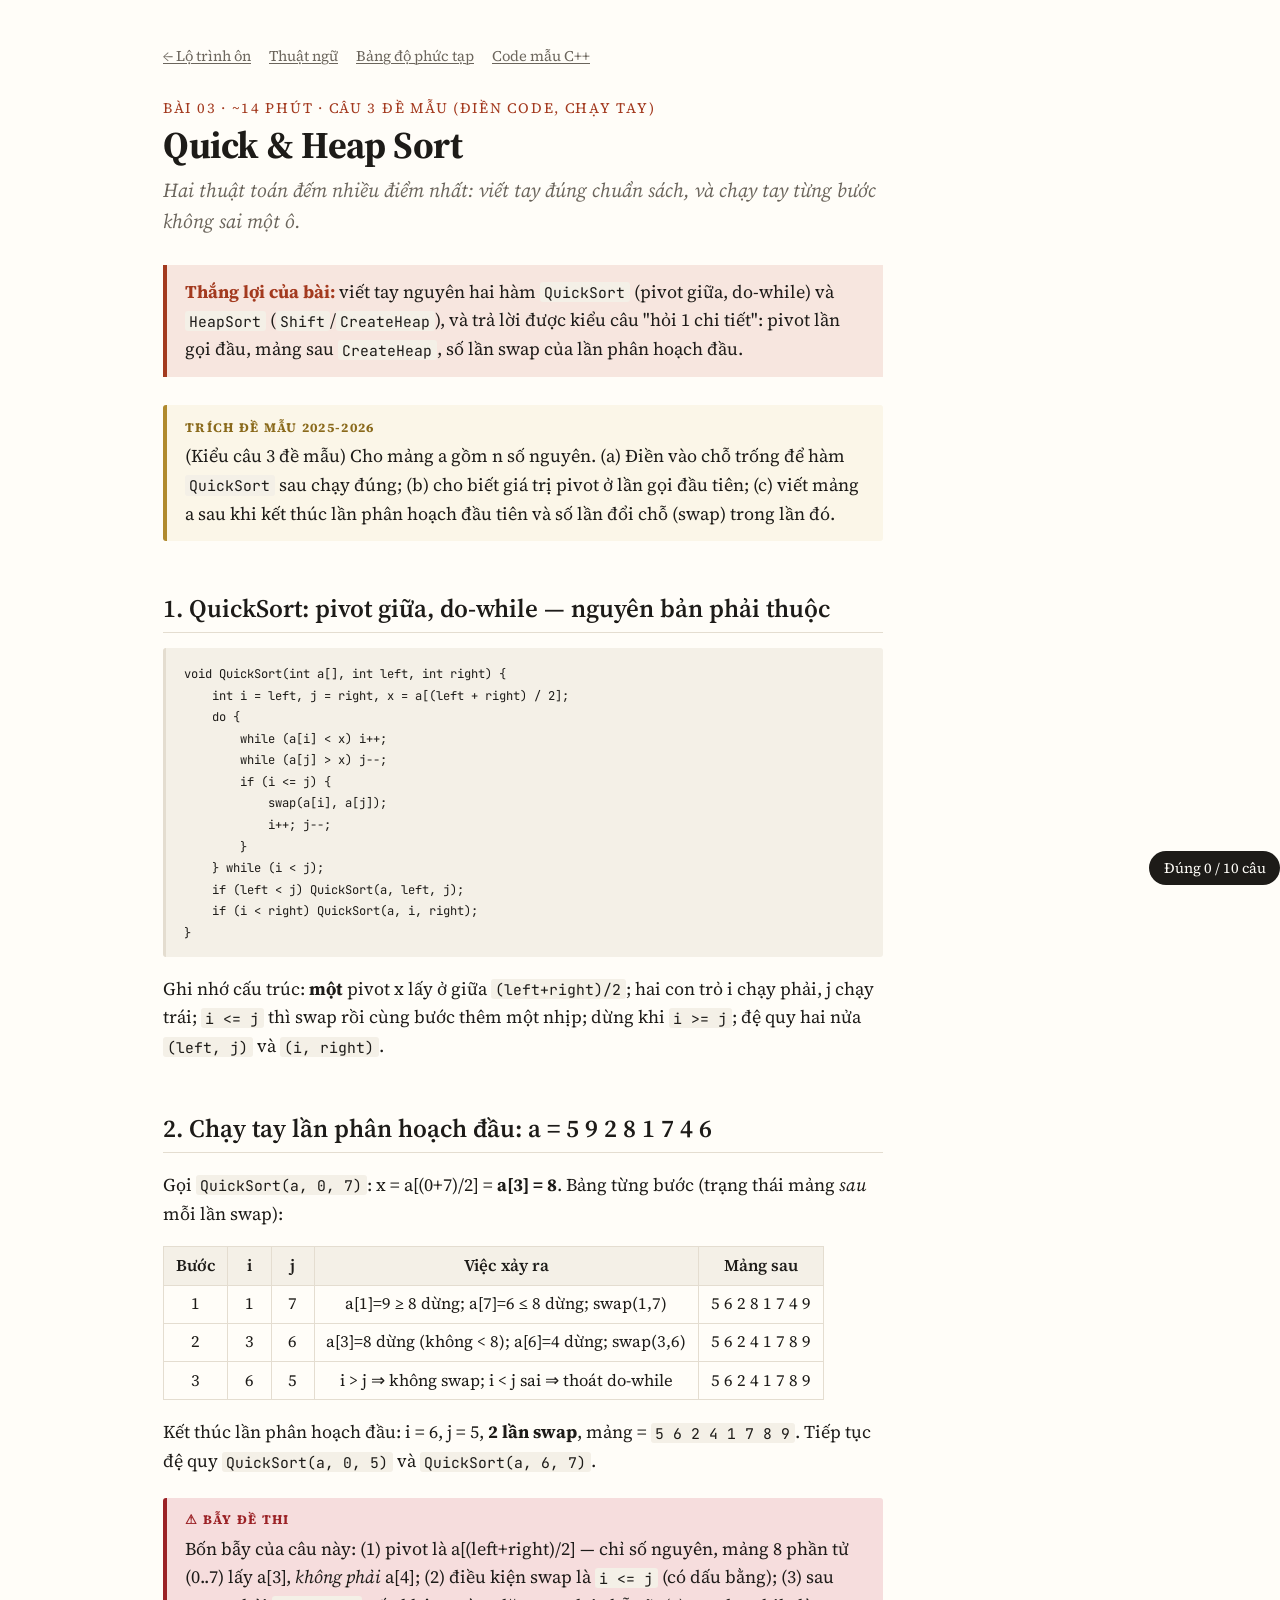
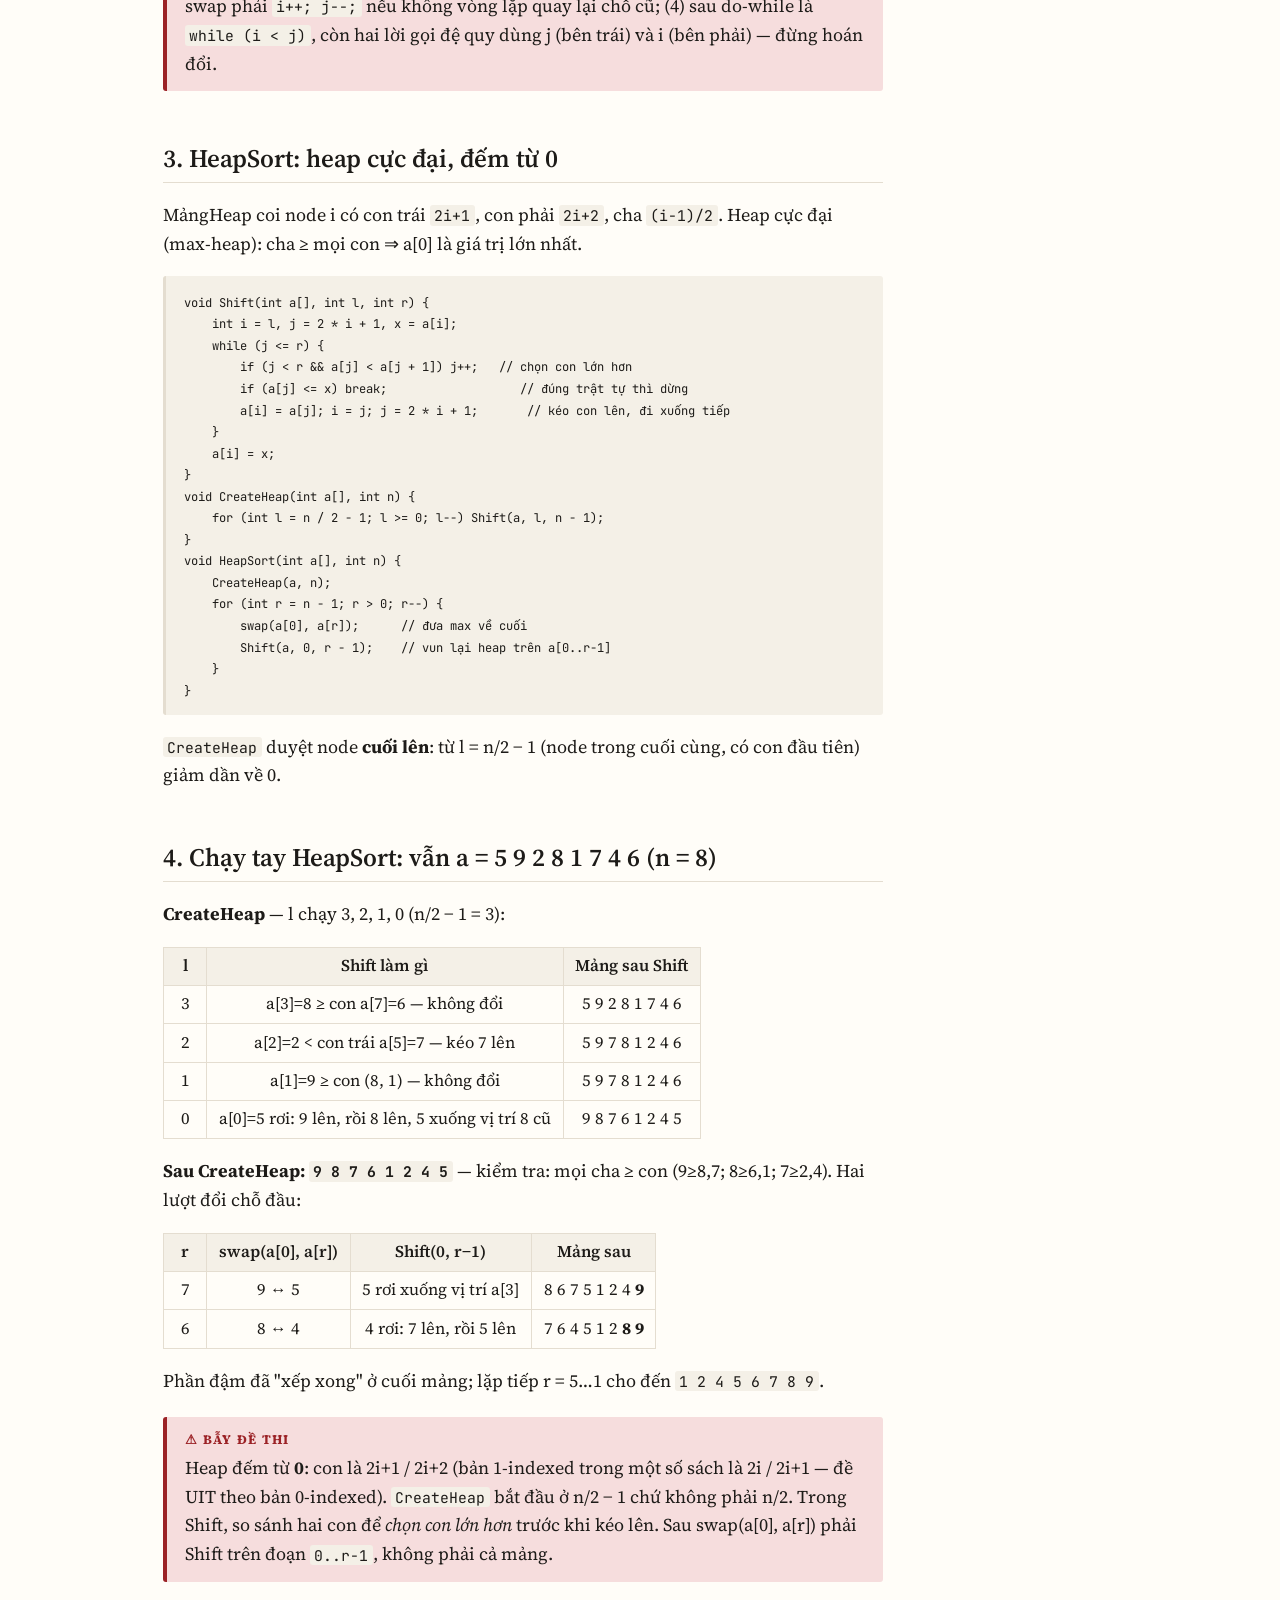
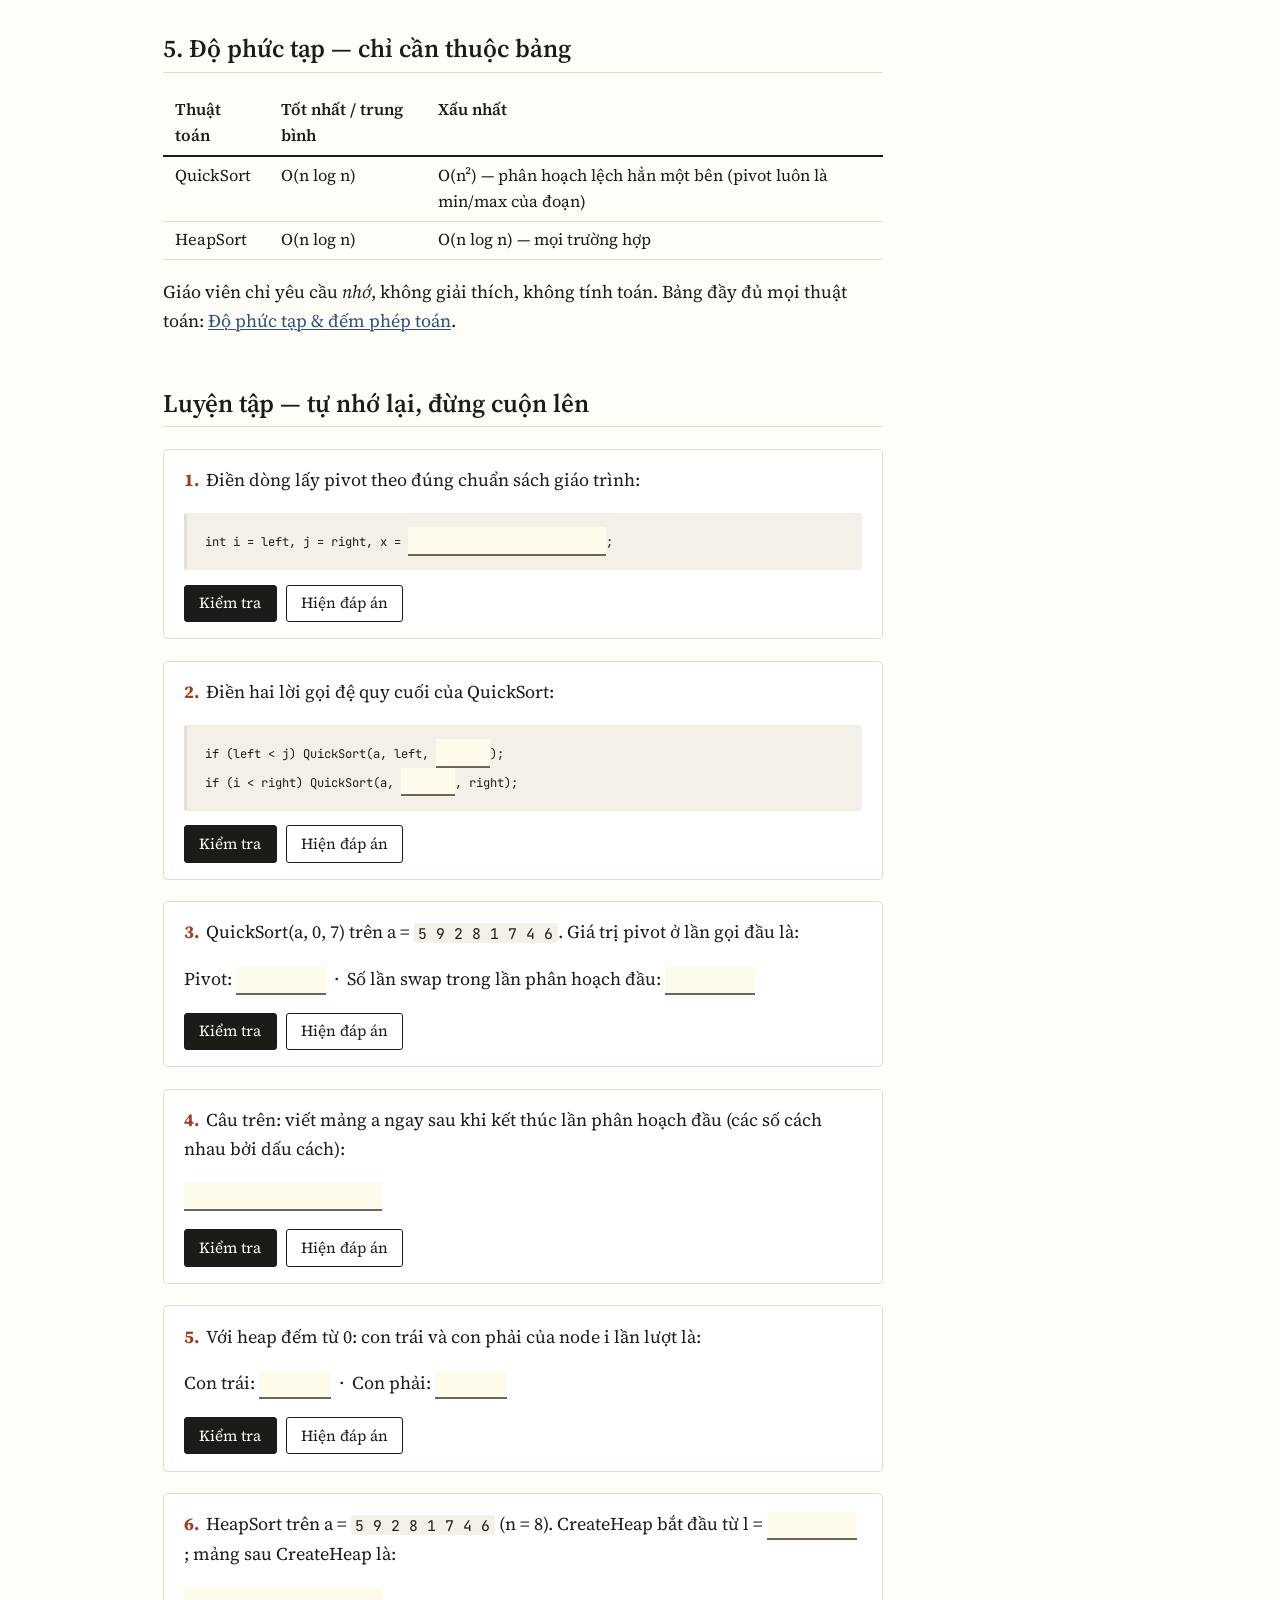
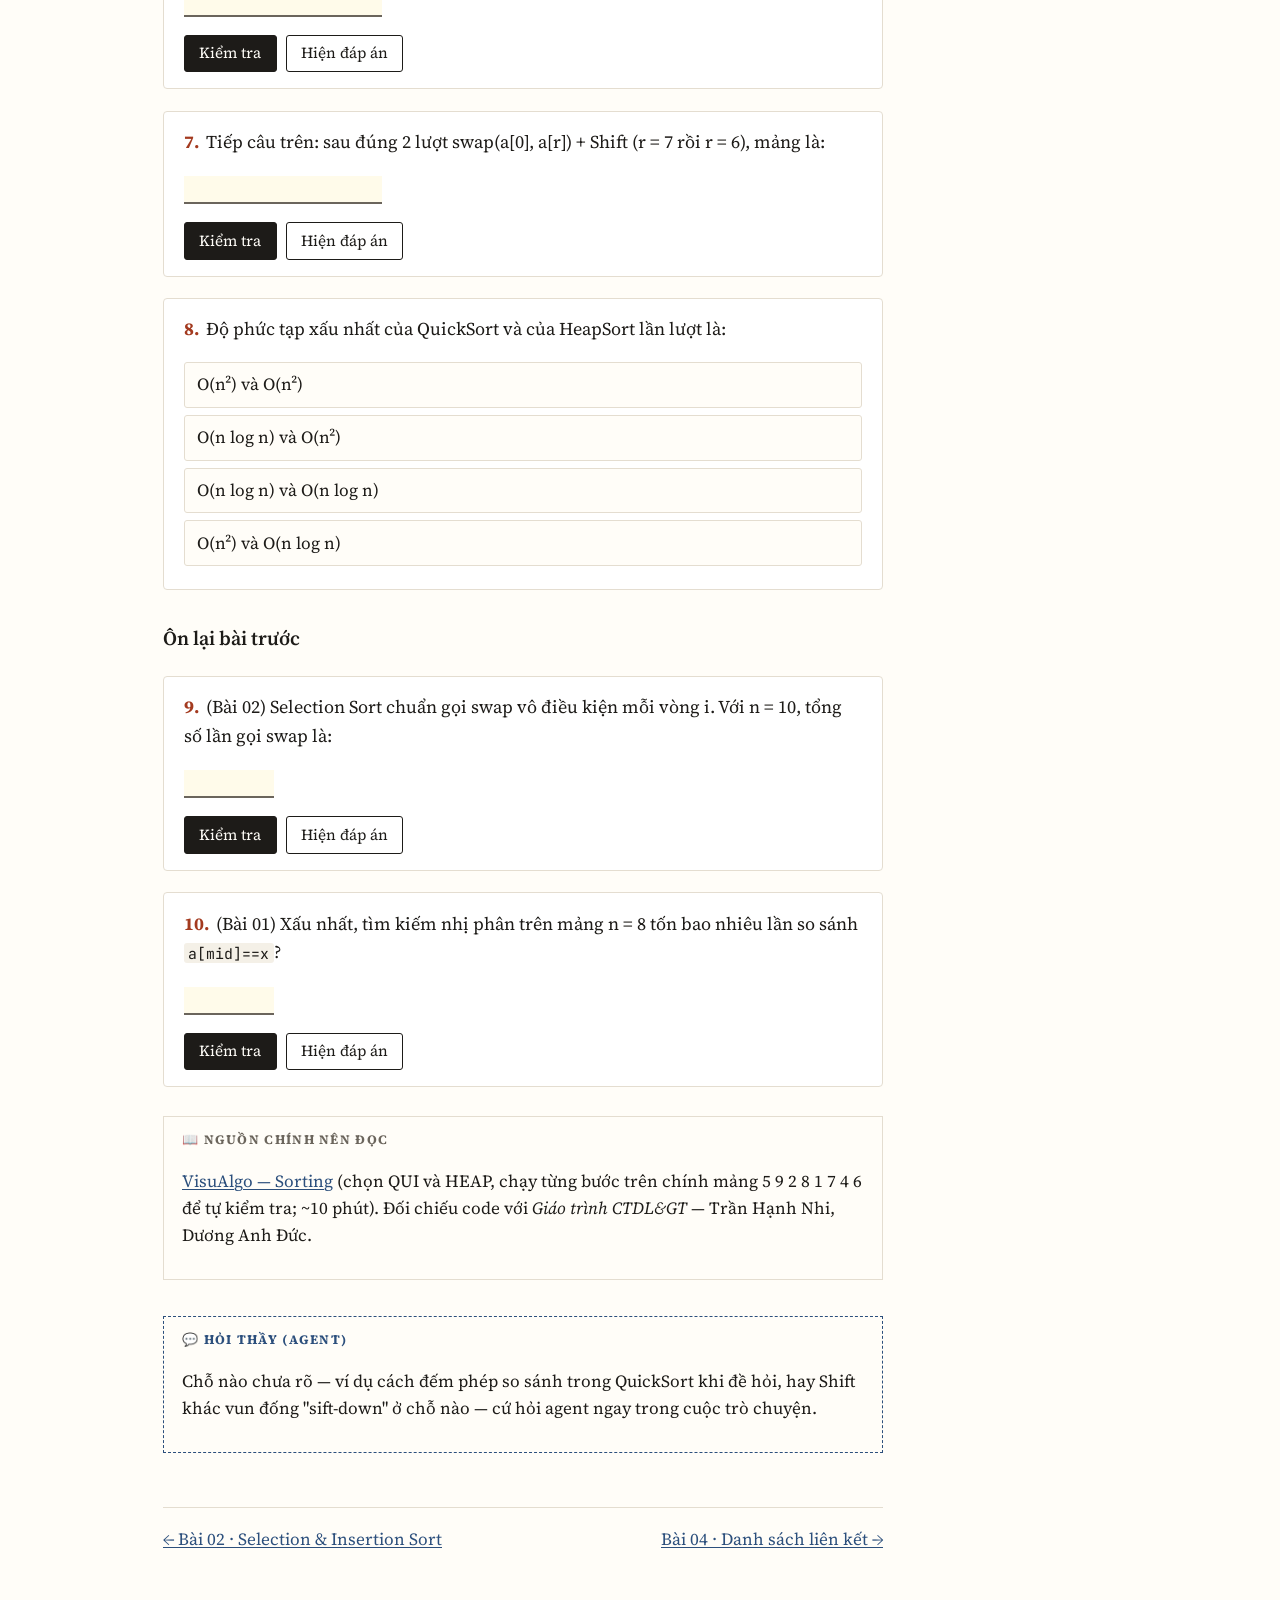
<file: lessons/0003-quick-heap-sort.html>
<!doctype html>
<html lang="vi">
<head>
<meta charset="utf-8">
<meta name="viewport" content="width=device-width, initial-scale=1">
<title>03 · Quick &amp; Heap Sort — Ôn thi CTDL&amp;GT</title>
<link rel="stylesheet" href="../assets/style.css">
<script src="../assets/quiz.js" defer></script>
</head>
<body>
<main>
<nav class="crumbs">
  <a href="../index.html">← Lộ trình ôn</a>
  <a href="../reference/glossary.html">Thuật ngữ</a>
  <a href="../reference/do-phuc-tap-va-dem.html">Bảng độ phức tạp</a>
  <a href="../reference/code-mau-cpp.html">Code mẫu C++</a>
</nav>

<p class="kicker">Bài 03 · ~14 phút · Câu 3 đề mẫu (điền code, chạy tay)</p>
<h1>Quick &amp; Heap Sort</h1>
<p class="subtitle">Hai thuật toán đếm nhiều điểm nhất: viết tay đúng chuẩn sách, và chạy tay từng bước không sai một ô.</p>

<div class="goal"><strong>Thắng lợi của bài:</strong> viết tay nguyên hai hàm <code>QuickSort</code> (pivot giữa, do-while) và <code>HeapSort</code> (<code>Shift</code>/<code>CreateHeap</code>), và trả lời được kiểu câu "hỏi 1 chi tiết": pivot lần gọi đầu, mảng sau <code>CreateHeap</code>, số lần swap của lần phân hoạch đầu.</div>

<div class="callout exam">
<p>(Kiểu câu 3 đề mẫu) Cho mảng a gồm n số nguyên. (a) Điền vào chỗ trống để hàm <code>QuickSort</code> sau chạy đúng; (b) cho biết giá trị pivot ở lần gọi đầu tiên; (c) viết mảng a sau khi kết thúc lần phân hoạch đầu tiên và số lần đổi chỗ (swap) trong lần đó.</p>
</div>

<h2>1. QuickSort: pivot giữa, do-while — nguyên bản phải thuộc</h2>
<pre><code>void QuickSort(int a[], int left, int right) {
    int i = left, j = right, x = a[(left + right) / 2];
    do {
        while (a[i] &lt; x) i++;
        while (a[j] &gt; x) j--;
        if (i &lt;= j) {
            swap(a[i], a[j]);
            i++; j--;
        }
    } while (i &lt; j);
    if (left &lt; j) QuickSort(a, left, j);
    if (i &lt; right) QuickSort(a, i, right);
}</code></pre>
<p>Ghi nhớ cấu trúc: <strong>một</strong> pivot x lấy ở giữa <code>(left+right)/2</code>; hai con trỏ i chạy phải, j chạy trái; <code>i &lt;= j</code> thì swap rồi cùng bước thêm một nhịp; dừng khi <code>i &gt;= j</code>; đệ quy hai nửa <code>(left, j)</code> và <code>(i, right)</code>.</p>

<h2>2. Chạy tay lần phân hoạch đầu: a = 5 9 2 8 1 7 4 6</h2>
<p>Gọi <code>QuickSort(a, 0, 7)</code>: x = a[(0+7)/2] = <strong>a[3] = 8</strong>. Bảng từng bước (trạng thái mảng <em>sau</em> mỗi lần swap):</p>
<table class="grid">
<thead><tr><th>Bước</th><th>i</th><th>j</th><th>Việc xảy ra</th><th>Mảng sau</th></tr></thead>
<tbody>
<tr><td>1</td><td>1</td><td>7</td><td>a[1]=9 ≥ 8 dừng; a[7]=6 ≤ 8 dừng; swap(1,7)</td><td>5 6 2 8 1 7 4 9</td></tr>
<tr><td>2</td><td>3</td><td>6</td><td>a[3]=8 dừng (không &lt; 8); a[6]=4 dừng; swap(3,6)</td><td>5 6 2 4 1 7 8 9</td></tr>
<tr><td>3</td><td>6</td><td>5</td><td>i &gt; j ⇒ không swap; i &lt; j sai ⇒ thoát do-while</td><td>5 6 2 4 1 7 8 9</td></tr>
</tbody>
</table>
<p>Kết thúc lần phân hoạch đầu: i = 6, j = 5, <strong>2 lần swap</strong>, mảng = <code>5 6 2 4 1 7 8 9</code>. Tiếp tục đệ quy <code>QuickSort(a, 0, 5)</code> và <code>QuickSort(a, 6, 7)</code>.</p>

<div class="callout trap">
<p>Bốn bẫy của câu này: (1) pivot là a[(left+right)/2] — chỉ số nguyên, mảng 8 phần tử (0..7) lấy a[3], <em>không phải</em> a[4]; (2) điều kiện swap là <code>i &lt;= j</code> (có dấu bằng); (3) sau swap phải <code>i++; j--;</code> nếu không vòng lặp quay lại chỗ cũ; (4) sau do-while là <code>while (i &lt; j)</code>, còn hai lời gọi đệ quy dùng j (bên trái) và i (bên phải) — đừng hoán đổi.</p>
</div>

<h2>3. HeapSort: heap cực đại, đếm từ 0</h2>
<p>MảngHeap coi node i có con trái <code>2i+1</code>, con phải <code>2i+2</code>, cha <code>(i−1)/2</code>. Heap cực đại (max-heap): cha ≥ mọi con ⇒ a[0] là giá trị lớn nhất.</p>
<pre><code>void Shift(int a[], int l, int r) {
    int i = l, j = 2 * i + 1, x = a[i];
    while (j &lt;= r) {
        if (j &lt; r &amp;&amp; a[j] &lt; a[j + 1]) j++;   // chọn con lớn hơn
        if (a[j] &lt;= x) break;                   // đúng trật tự thì dừng
        a[i] = a[j]; i = j; j = 2 * i + 1;       // kéo con lên, đi xuống tiếp
    }
    a[i] = x;
}
void CreateHeap(int a[], int n) {
    for (int l = n / 2 - 1; l &gt;= 0; l--) Shift(a, l, n - 1);
}
void HeapSort(int a[], int n) {
    CreateHeap(a, n);
    for (int r = n - 1; r &gt; 0; r--) {
        swap(a[0], a[r]);      // đưa max về cuối
        Shift(a, 0, r - 1);    // vun lại heap trên a[0..r-1]
    }
}</code></pre>
<p><code>CreateHeap</code> duyệt node <strong>cuối lên</strong>: từ l = n/2 − 1 (node trong cuối cùng, có con đầu tiên) giảm dần về 0.</p>

<h2>4. Chạy tay HeapSort: vẫn a = 5 9 2 8 1 7 4 6 (n = 8)</h2>
<p><strong>CreateHeap</strong> — l chạy 3, 2, 1, 0 (n/2 − 1 = 3):</p>
<table class="grid">
<thead><tr><th>l</th><th>Shift làm gì</th><th>Mảng sau Shift</th></tr></thead>
<tbody>
<tr><td>3</td><td>a[3]=8 ≥ con a[7]=6 — không đổi</td><td>5 9 2 8 1 7 4 6</td></tr>
<tr><td>2</td><td>a[2]=2 &lt; con trái a[5]=7 — kéo 7 lên</td><td>5 9 7 8 1 2 4 6</td></tr>
<tr><td>1</td><td>a[1]=9 ≥ con (8, 1) — không đổi</td><td>5 9 7 8 1 2 4 6</td></tr>
<tr><td>0</td><td>a[0]=5 rơi: 9 lên, rồi 8 lên, 5 xuống vị trí 8 cũ</td><td>9 8 7 6 1 2 4 5</td></tr>
</tbody>
</table>
<p><strong>Sau CreateHeap: <code>9 8 7 6 1 2 4 5</code></strong> — kiểm tra: mọi cha ≥ con (9≥8,7; 8≥6,1; 7≥2,4). Hai lượt đổi chỗ đầu:</p>
<table class="grid">
<thead><tr><th>r</th><th>swap(a[0], a[r])</th><th>Shift(0, r−1)</th><th>Mảng sau</th></tr></thead>
<tbody>
<tr><td>7</td><td>9 ↔ 5</td><td>5 rơi xuống vị trí a[3]</td><td>8 6 7 5 1 2 4 <strong>9</strong></td></tr>
<tr><td>6</td><td>8 ↔ 4</td><td>4 rơi: 7 lên, rồi 5 lên</td><td>7 6 4 5 1 2 <strong>8 9</strong></td></tr>
</tbody>
</table>
<p>Phần đậm đã "xếp xong" ở cuối mảng; lặp tiếp r = 5…1 cho đến <code>1 2 4 5 6 7 8 9</code>.</p>

<div class="callout trap">
<p>Heap đếm từ <strong>0</strong>: con là 2i+1 / 2i+2 (bản 1-indexed trong một số sách là 2i / 2i+1 — đề UIT theo bản 0-indexed). <code>CreateHeap</code> bắt đầu ở n/2 − 1 chứ không phải n/2. Trong Shift, so sánh hai con để <em>chọn con lớn hơn</em> trước khi kéo lên. Sau swap(a[0], a[r]) phải Shift trên đoạn <code>0..r−1</code>, không phải cả mảng.</p>
</div>

<h2>5. Độ phức tạp — chỉ cần thuộc bảng</h2>
<table>
<thead><tr><th>Thuật toán</th><th>Tốt nhất / trung bình</th><th>Xấu nhất</th></tr></thead>
<tbody>
<tr><td>QuickSort</td><td>O(n log n)</td><td>O(n²) — phân hoạch lệch hẳn một bên (pivot luôn là min/max của đoạn)</td></tr>
<tr><td>HeapSort</td><td>O(n log n)</td><td>O(n log n) — mọi trường hợp</td></tr>
</tbody>
</table>
<p>Giáo viên chỉ yêu cầu <em>nhớ</em>, không giải thích, không tính toán. Bảng đầy đủ mọi thuật toán: <a href="../reference/do-phuc-tap-va-dem.html">Độ phức tạp &amp; đếm phép toán</a>.</p>

<h2>Luyện tập — tự nhớ lại, đừng cuộn lên</h2>

<div class="q">
  <p class="q-prompt">Điền dòng lấy pivot theo đúng chuẩn sách giáo trình:</p>
  <pre><code>int i = left, j = right, x = <span class="blank" data-accept='["a[(left + right) / 2]","a[(left+right)/2]","a[(left+right)/2]"]' data-width="22"></span>;</code></pre>
  <div class="q-explain">Pivot = phần tử ở giữa đoạn đang xét: a[(left + right) / 2]. Đây là bản sách Trần Hạnh Nhi — Dương Anh Đức mà đề theo.</div>
</div>

<div class="q">
  <p class="q-prompt">Điền hai lời gọi đệ quy cuối của QuickSort:</p>
  <pre><code>if (left &lt; j) QuickSort(a, left, <span class="blank" data-accept='["j"]' data-width="3"></span>);
if (i &lt; right) QuickSort(a, <span class="blank" data-accept='["i"]' data-width="3"></span>, right);</code></pre>
  <div class="q-explain">Nửa trái là (left, j), nửa phải là (i, right) — j đứng bên trái, i đứng bên phải vì sau phân hoạch j đã lui xuống và i đã tiến lên.</div>
</div>

<div class="q">
  <p class="q-prompt">QuickSort(a, 0, 7) trên a = <code>5 9 2 8 1 7 4 6</code>. Giá trị pivot ở lần gọi đầu là:</p>
  <p>Pivot: <span class="blank" data-accept="8"></span> &nbsp;·&nbsp; Số lần swap trong lần phân hoạch đầu: <span class="blank" data-accept="2"></span></p>
  <div class="q-explain">x = a[(0+7)/2] = a[3] = 8. Hai lần swap: (1,7) rồi (3,6); bước 3 i=6 &gt; j=5 nên dừng.</div>
</div>
<div class="q">
  <p class="q-prompt">Câu trên: viết mảng a ngay sau khi kết thúc lần phân hoạch đầu (các số cách nhau bởi dấu cách):</p>
  <p><span class="blank" data-accept='["5 6 2 4 1 7 8 9"]' data-width="22"></span></p>
  <div class="q-explain">5 6 2 4 1 7 8 9 — trái của j=5 đều ≤ 8 (trừ chính vùng pivot), từ i=6 trở đi đều ≥ 8. Hai phần tử cuối 8 9 đã về đúng vùng.</div>
</div>

<div class="q">
  <p class="q-prompt">Với heap đếm từ 0: con trái và con phải của node i lần lượt là:</p>
  <p>Con trái: <span class="blank" data-accept='["2*i+1","2i+1","2 * i + 1"]' data-width="8"></span> &nbsp;·&nbsp; Con phải: <span class="blank" data-accept='["2*i+2","2i+2","2 * i + 2"]' data-width="8"></span></p>
  <div class="q-explain">0-indexed: 2i+1 và 2i+2; cha của i là (i−1)/2. Bản 1-indexed (2i, 2i+1) không dùng trong đề này.</div>
</div>

<div class="q">
  <p class="q-prompt">HeapSort trên a = <code>5 9 2 8 1 7 4 6</code> (n = 8). CreateHeap bắt đầu từ l = <span class="blank" data-accept="3"></span> ; mảng sau CreateHeap là:</p>
  <p><span class="blank" data-accept='["9 8 7 6 1 2 4 5"]' data-width="22"></span></p>
  <div class="q-explain">l = n/2 − 1 = 3. Sau CreateHeap được max-heap 9 8 7 6 1 2 4 5: a[0]=9 ≥ 8,7; a[1]=8 ≥ 6,1; a[2]=7 ≥ 2,4.</div>
</div>

<div class="q">
  <p class="q-prompt">Tiếp câu trên: sau đúng 2 lượt swap(a[0], a[r]) + Shift (r = 7 rồi r = 6), mảng là:</p>
  <p><span class="blank" data-accept='["7 6 4 5 1 2 8 9"]' data-width="22"></span></p>
  <div class="q-explain">r=7: 9↔5 rồi 5 rơi xuống a[3] → 8 6 7 5 1 2 4 9. r=6: 8↔4 rồi 4 rơi (7 lên, 5 lên) → 7 6 4 5 1 2 8 9. Hai số lớn nhất 8, 9 đã về cuối.</div>
</div>

<div class="q">
  <p class="q-prompt">Độ phức tạp xấu nhất của QuickSort và của HeapSort lần lượt là:</p>
  <ol class="q-options">
    <li><button data-correct>O(n²) và O(n log n)</button></li>
    <li><button>O(n log n) và O(n²)</button></li>
    <li><button>O(n²) và O(n²)</button></li>
    <li><button>O(n log n) và O(n log n)</button></li>
  </ol>
  <div class="q-explain">QuickSort xấu nhất O(n²) khi mỗi lần phân hoạch đều lệch hẳn một bên (pivot luôn là min/max của đoạn). Với pivot ở giữa như code này, mảng đã có thứ tự lại chia đều — không phải trường hợp xấu. HeapSort luôn O(n log n) ở mọi trường hợp.</div>
</div>

<h3>Ôn lại bài trước</h3>

<div class="q">
  <p class="q-prompt">(Bài 02) Selection Sort chuẩn gọi swap vô điều kiện mỗi vòng i. Với n = 10, tổng số lần gọi swap là:</p>
  <p><span class="blank" data-accept="9"></span></p>
  <div class="q-explain">Mỗi vòng i (i = 0..n−2) gọi swap đúng một lần sau khi tìm min ⇒ n − 1 = 9 lần — đây là bẫy của câu 3 đề mẫu (9 lần swap trên mảng đã có thứ tự).</div>
</div>

<div class="q">
  <p class="q-prompt">(Bài 01) Xấu nhất, tìm kiếm nhị phân trên mảng n = 8 tốn bao nhiêu lần so sánh <code>a[mid]==x</code>?</p>
  <p><span class="blank" data-accept="4"></span></p>
  <div class="q-explain">⌊log₂8⌋ + 1 = 4 — mỗi lần so sánh loại một nửa: 8 → 4 → 2 → 1.</div>
</div>

<div class="source">
<p><a href="https://visualgo.net/en/sorting">VisuAlgo — Sorting</a> (chọn QUI và HEAP, chạy từng bước trên chính mảng 5 9 2 8 1 7 4 6 để tự kiểm tra; ~10 phút). Đối chiếu code với <em>Giáo trình CTDL&amp;GT</em> — Trần Hạnh Nhi, Dương Anh Đức.</p>
</div>

<div class="ask"><p>Chỗ nào chưa rõ — ví dụ cách đếm phép so sánh trong QuickSort khi đề hỏi, hay Shift khác vun đống "sift-down" ở chỗ nào — cứ hỏi agent ngay trong cuộc trò chuyện.</p></div>

<nav class="pager">
  <a href="0002-selection-insertion-sort.html">← Bài 02 · Selection &amp; Insertion Sort</a>
  <a href="0004-danh-sach-lien-ket.html">Bài 04 · Danh sách liên kết →</a>
</nav>
</main>
</body>
</html>
</file>
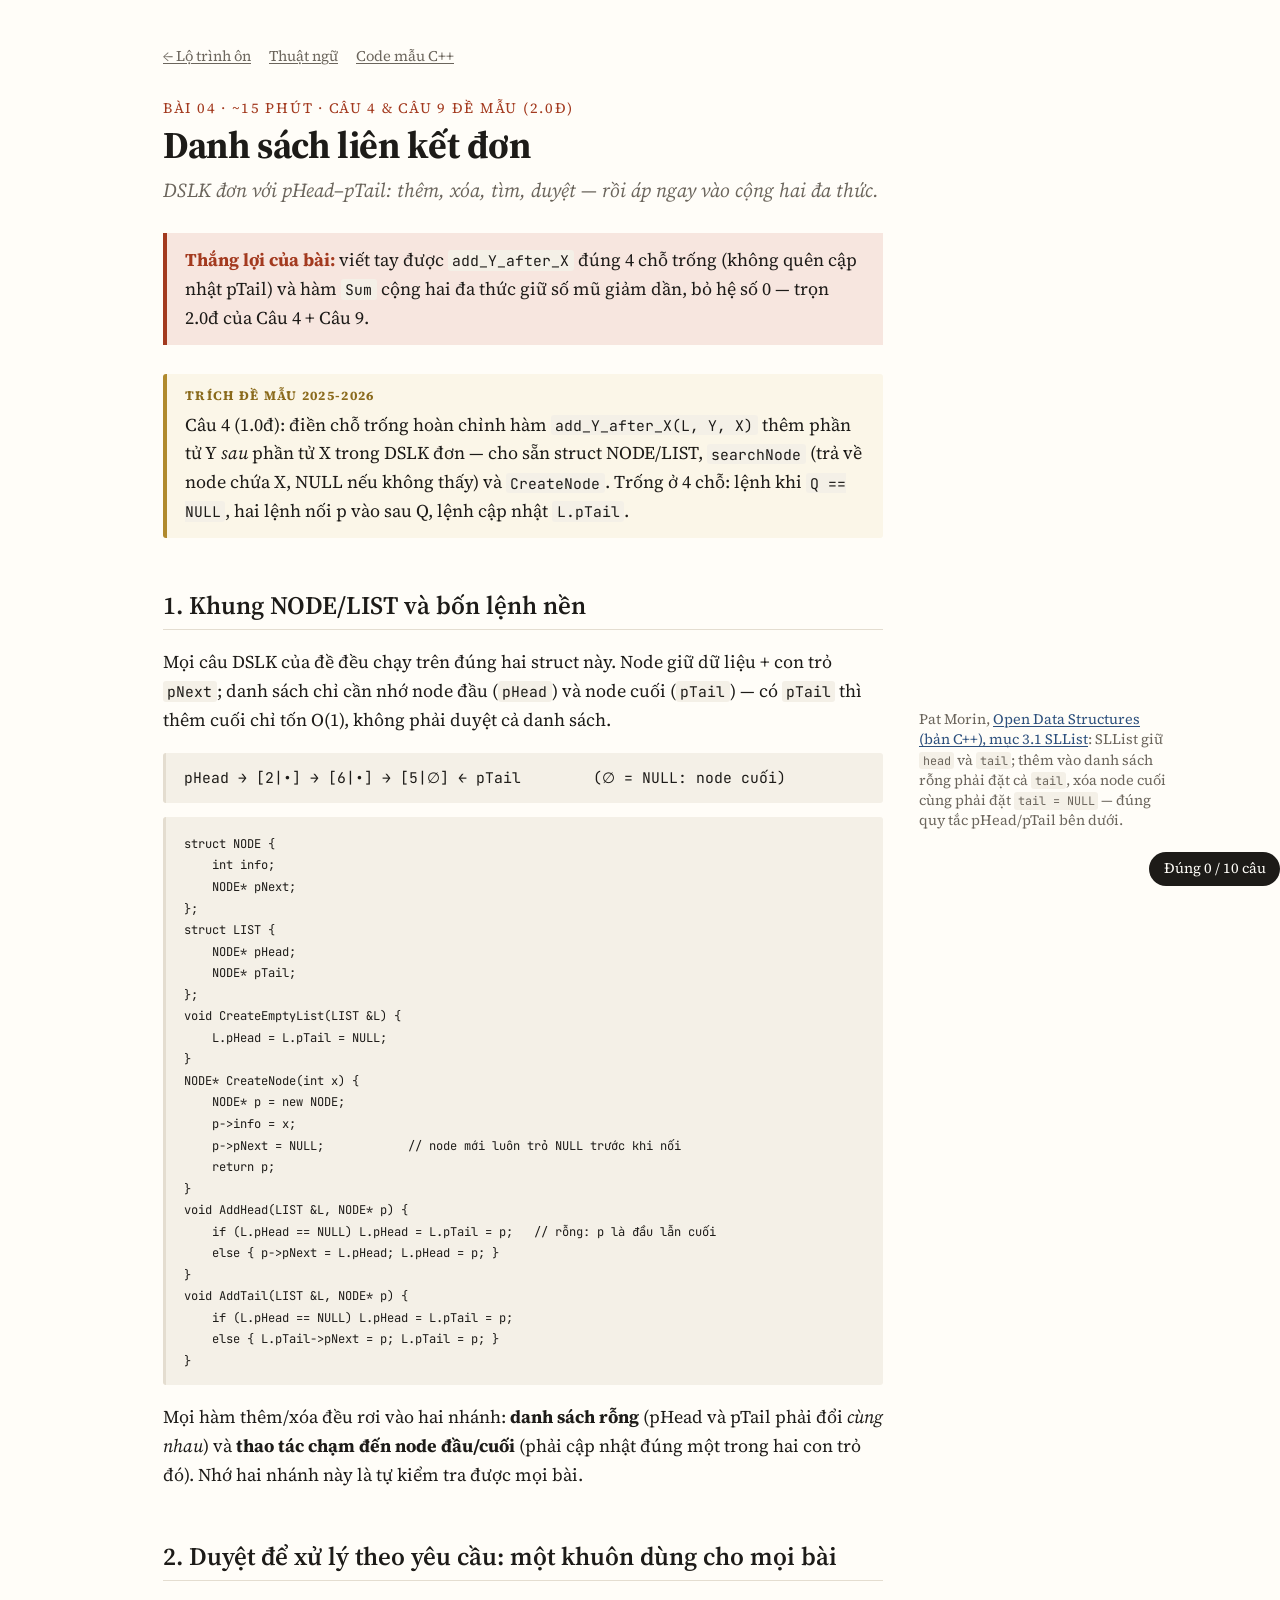
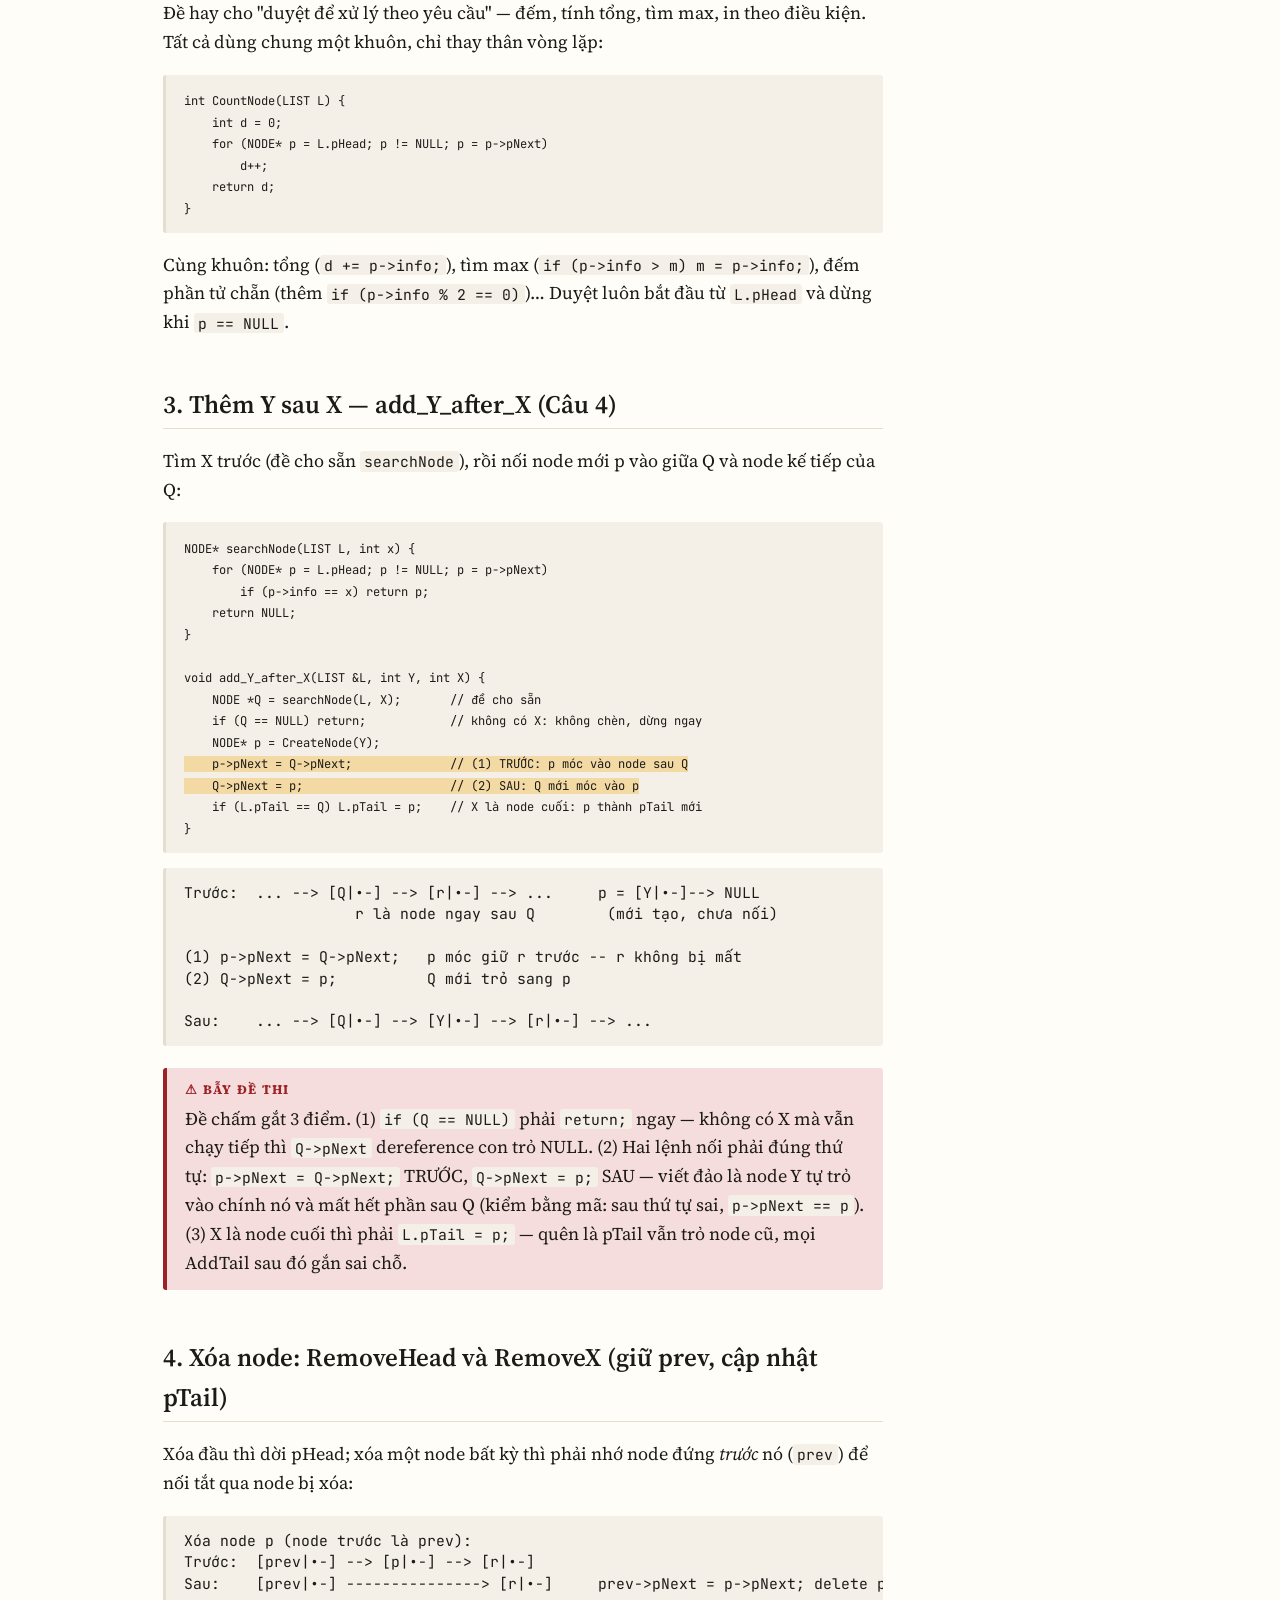
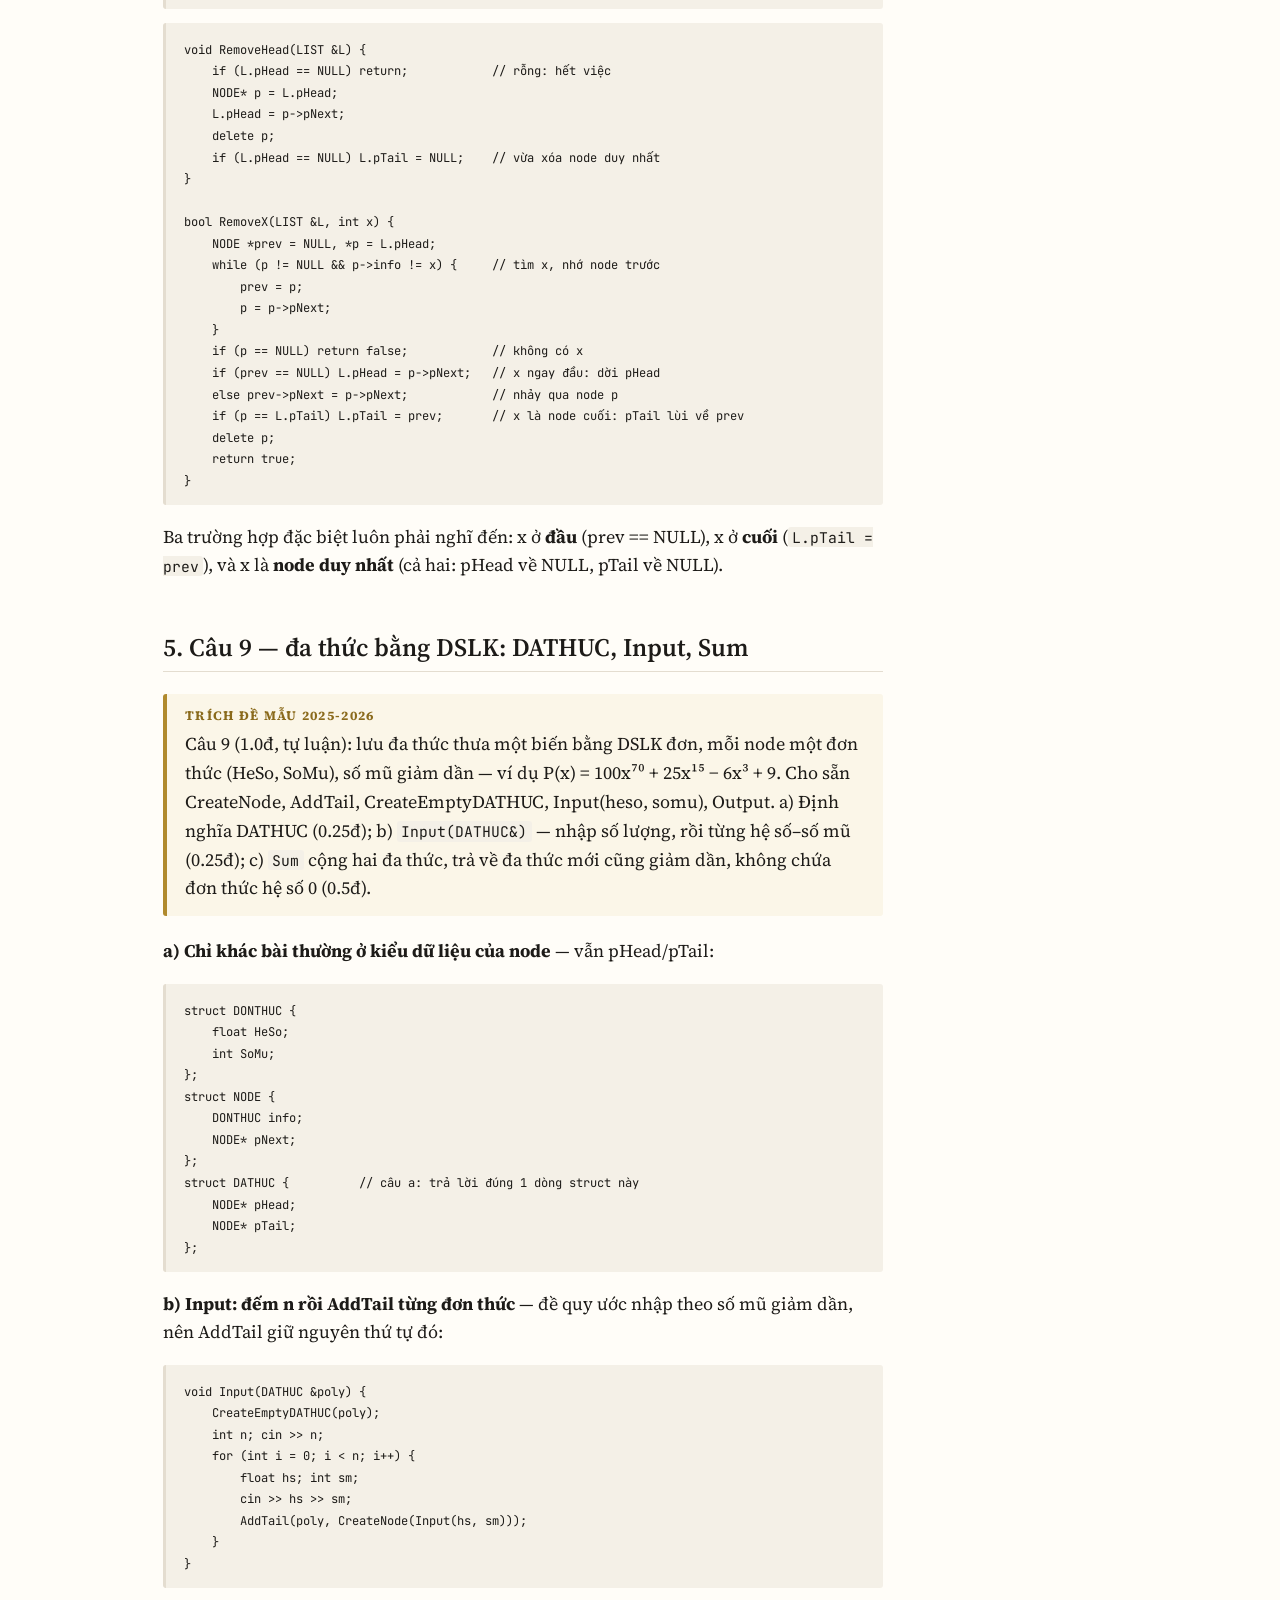
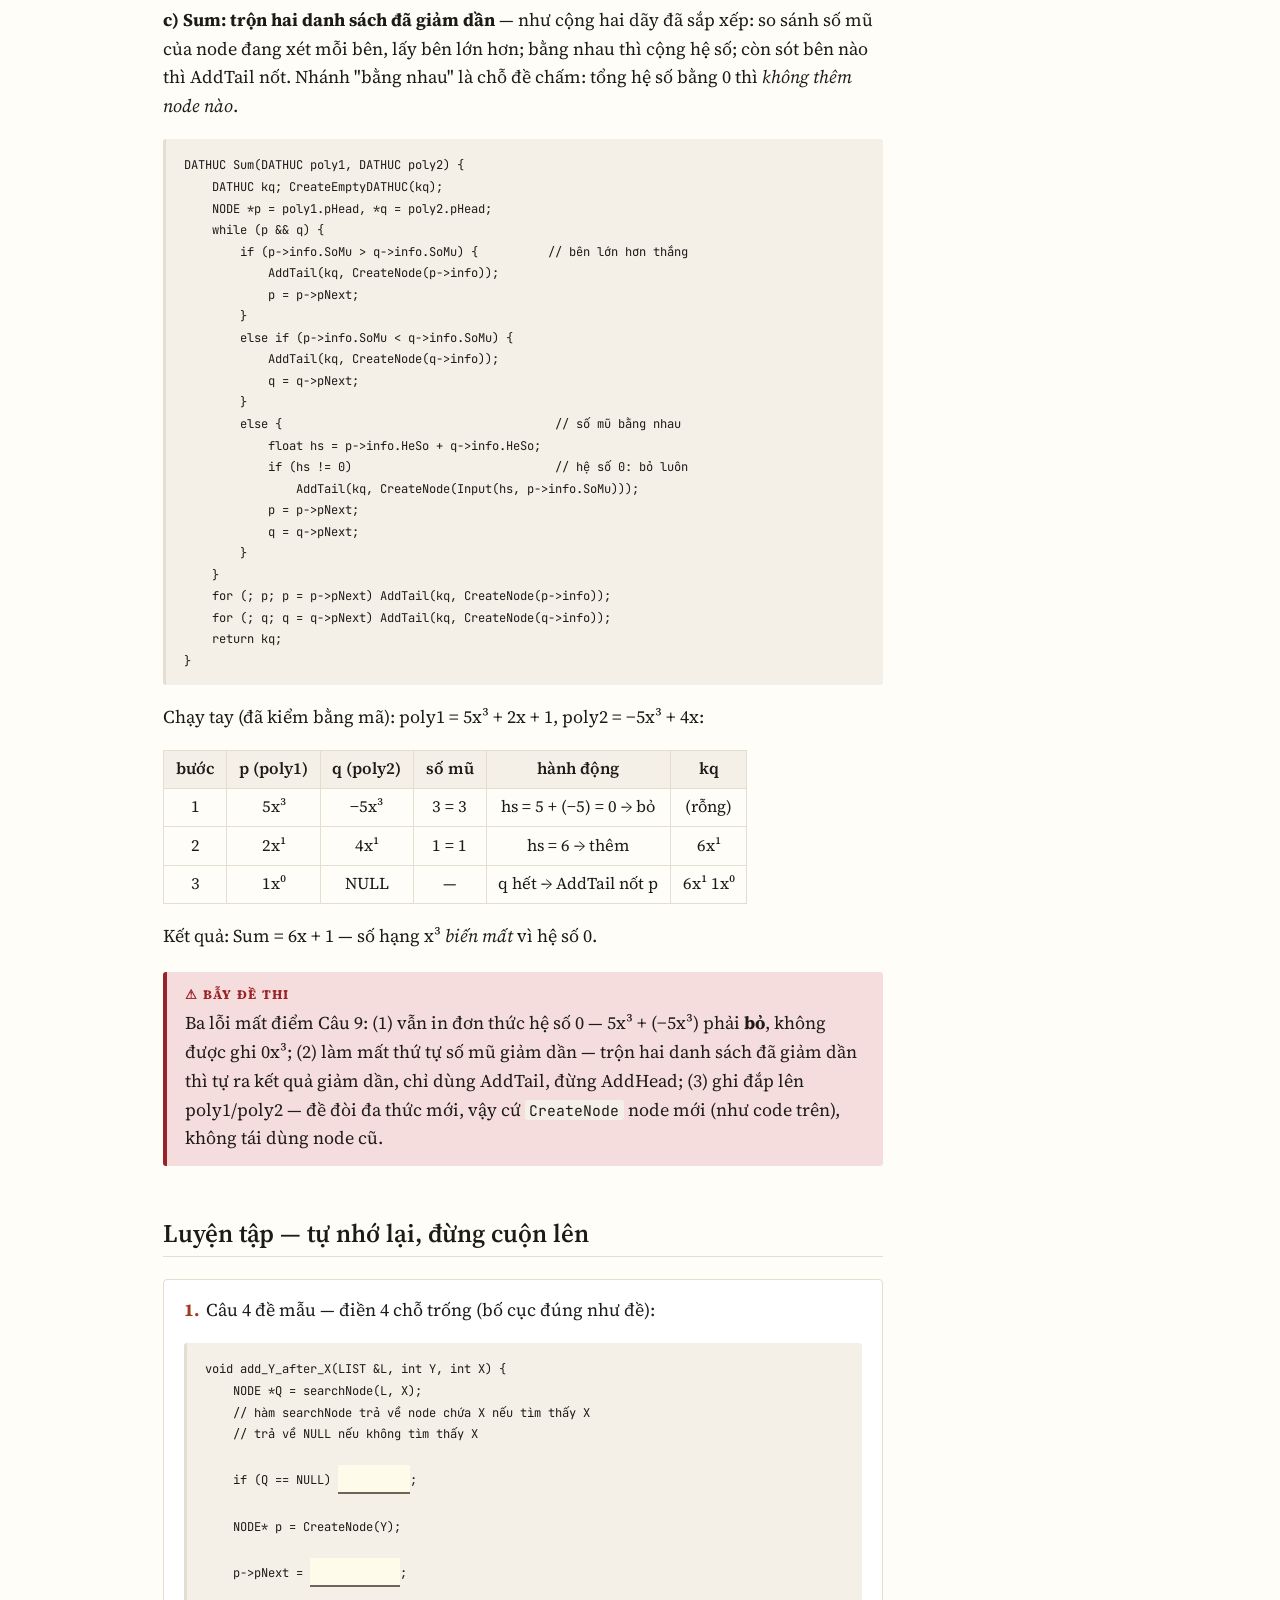
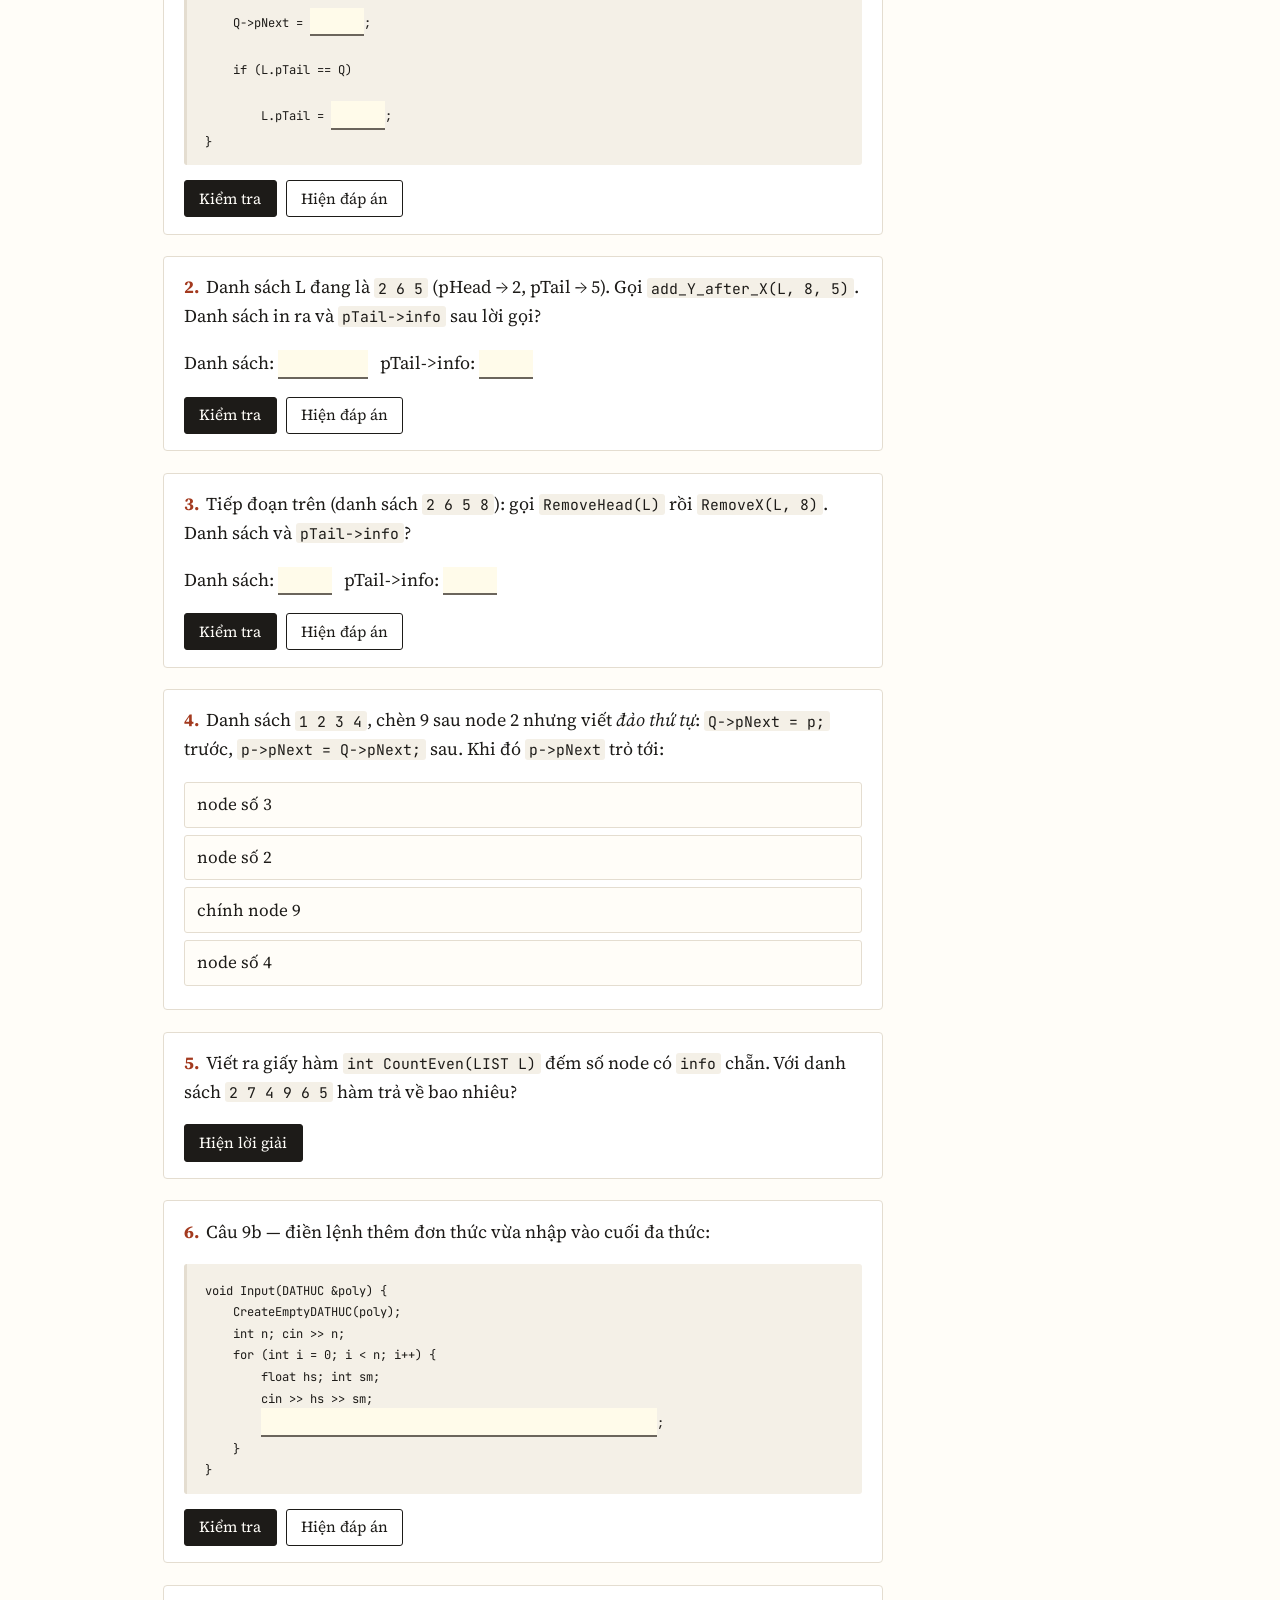
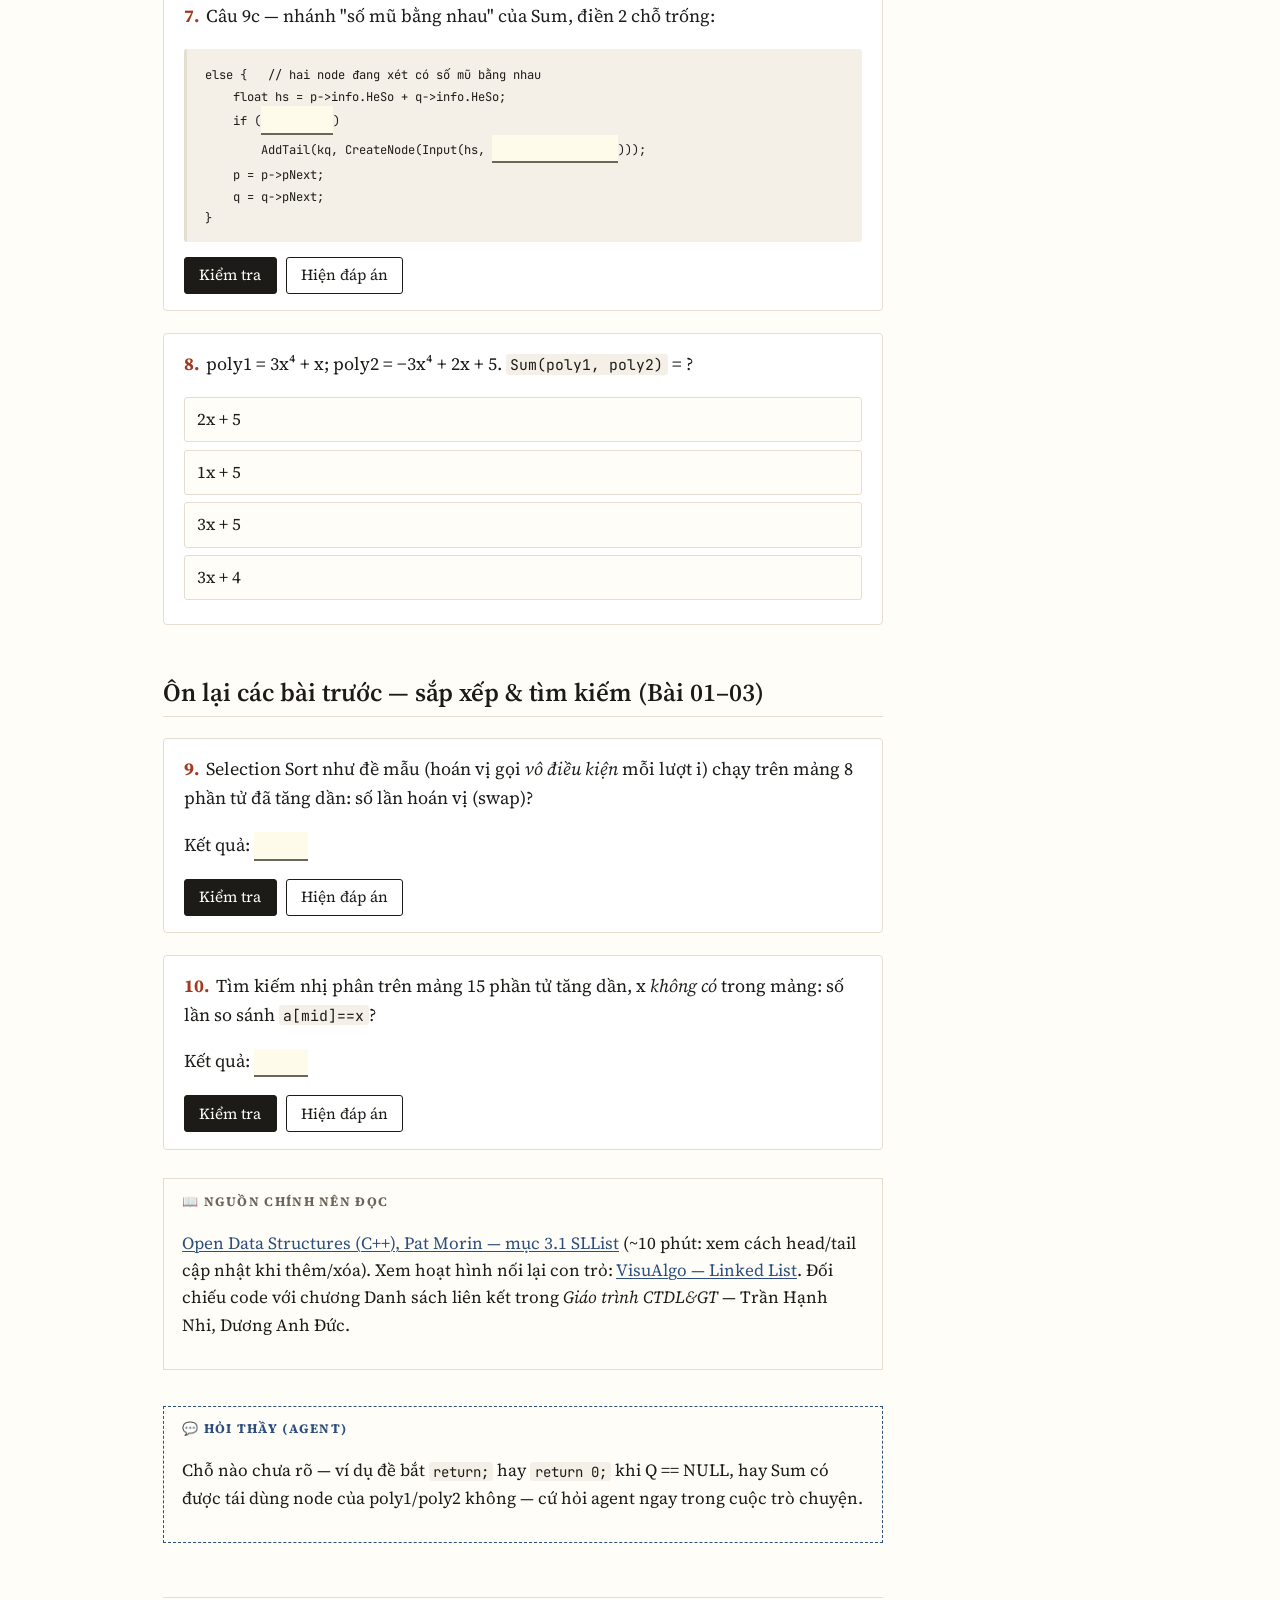
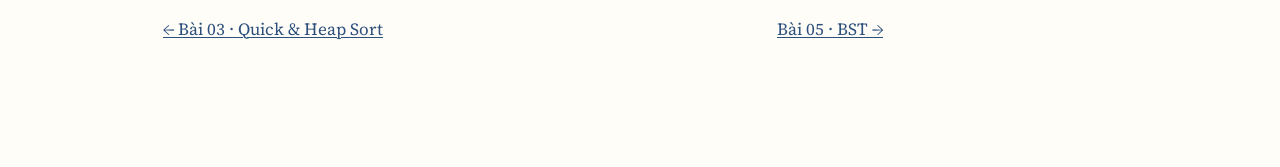
<file: lessons/0004-danh-sach-lien-ket.html>
<!doctype html>
<html lang="vi">
<head>
<meta charset="utf-8">
<meta name="viewport" content="width=device-width, initial-scale=1">
<title>04 · Danh sách liên kết đơn — Ôn thi CTDL&amp;GT</title>
<link rel="stylesheet" href="../assets/style.css">
<script src="../assets/quiz.js" defer></script>
</head>
<body>
<main>
<nav class="crumbs">
  <a href="../index.html">← Lộ trình ôn</a>
  <a href="../reference/glossary.html">Thuật ngữ</a>
  <a href="../reference/code-mau-cpp.html">Code mẫu C++</a>
</nav>

<p class="kicker">Bài 04 · ~15 phút · Câu 4 &amp; Câu 9 đề mẫu (2.0đ)</p>
<h1>Danh sách liên kết đơn</h1>
<p class="subtitle">DSLK đơn với pHead–pTail: thêm, xóa, tìm, duyệt — rồi áp ngay vào cộng hai đa thức.</p>

<div class="goal"><strong>Thắng lợi của bài:</strong> viết tay được <code>add_Y_after_X</code> đúng 4 chỗ trống (không quên cập nhật pTail) và hàm <code>Sum</code> cộng hai đa thức giữ số mũ giảm dần, bỏ hệ số 0 — trọn 2.0đ của Câu 4 + Câu 9.</div>

<div class="callout exam">
<p>Câu 4 (1.0đ): điền chỗ trống hoàn chỉnh hàm <code>add_Y_after_X(L, Y, X)</code> thêm phần tử Y <em>sau</em> phần tử X trong DSLK đơn — cho sẵn struct NODE/LIST, <code>searchNode</code> (trả về node chứa X, NULL nếu không thấy) và <code>CreateNode</code>. Trống ở 4 chỗ: lệnh khi <code>Q == NULL</code>, hai lệnh nối p vào sau Q, lệnh cập nhật <code>L.pTail</code>.</p>
</div>

<h2>1. Khung NODE/LIST và bốn lệnh nền</h2>
<p>Mọi câu DSLK của đề đều chạy trên đúng hai struct này. Node giữ dữ liệu + con trỏ <code>pNext</code>; danh sách chỉ cần nhớ node đầu (<code>pHead</code>) và node cuối (<code>pTail</code>) — có <code>pTail</code> thì thêm cuối chỉ tốn O(1), không phải duyệt cả danh sách.<span class="sidenote">Pat Morin, <a href="https://opendatastructures.org/ods-cpp/3_1_Singly_Linked_List.html">Open Data Structures (bản C++), mục 3.1 SLList</a>: SLList giữ <code>head</code> và <code>tail</code>; thêm vào danh sách rỗng phải đặt cả <code>tail</code>, xóa node cuối cùng phải đặt <code>tail = NULL</code> — đúng quy tắc pHead/pTail bên dưới.</span></p>
<pre>
pHead → [2|•] → [6|•] → [5|∅] ← pTail        (∅ = NULL: node cuối)
</pre>
<pre><code>struct NODE {
    int info;
    NODE* pNext;
};
struct LIST {
    NODE* pHead;
    NODE* pTail;
};
void CreateEmptyList(LIST &amp;L) {
    L.pHead = L.pTail = NULL;
}
NODE* CreateNode(int x) {
    NODE* p = new NODE;
    p->info = x;
    p->pNext = NULL;            // node mới luôn trỏ NULL trước khi nối
    return p;
}
void AddHead(LIST &amp;L, NODE* p) {
    if (L.pHead == NULL) L.pHead = L.pTail = p;   // rỗng: p là đầu lẫn cuối
    else { p->pNext = L.pHead; L.pHead = p; }
}
void AddTail(LIST &amp;L, NODE* p) {
    if (L.pHead == NULL) L.pHead = L.pTail = p;
    else { L.pTail->pNext = p; L.pTail = p; }
}</code></pre>
<p>Mọi hàm thêm/xóa đều rơi vào hai nhánh: <strong>danh sách rỗng</strong> (pHead và pTail phải đổi <em>cùng nhau</em>) và <strong>thao tác chạm đến node đầu/cuối</strong> (phải cập nhật đúng một trong hai con trỏ đó). Nhớ hai nhánh này là tự kiểm tra được mọi bài.</p>

<h2>2. Duyệt để xử lý theo yêu cầu: một khuôn dùng cho mọi bài</h2>
<p>Đề hay cho "duyệt để xử lý theo yêu cầu" — đếm, tính tổng, tìm max, in theo điều kiện. Tất cả dùng chung một khuôn, chỉ thay thân vòng lặp:</p>
<pre><code>int CountNode(LIST L) {
    int d = 0;
    for (NODE* p = L.pHead; p != NULL; p = p->pNext)
        d++;
    return d;
}</code></pre>
<p>Cùng khuôn: tổng (<code>d += p->info;</code>), tìm max (<code>if (p->info &gt; m) m = p->info;</code>), đếm phần tử chẵn (thêm <code>if (p->info % 2 == 0)</code>)… Duyệt luôn bắt đầu từ <code>L.pHead</code> và dừng khi <code>p == NULL</code>.</p>

<h2>3. Thêm Y sau X — add_Y_after_X (Câu 4)</h2>
<p>Tìm X trước (đề cho sẵn <code>searchNode</code>), rồi nối node mới p vào giữa Q và node kế tiếp của Q:</p>
<pre><code>NODE* searchNode(LIST L, int x) {
    for (NODE* p = L.pHead; p != NULL; p = p->pNext)
        if (p->info == x) return p;
    return NULL;
}

void add_Y_after_X(LIST &amp;L, int Y, int X) {
    NODE *Q = searchNode(L, X);       // đề cho sẵn
    if (Q == NULL) return;            // không có X: không chèn, dừng ngay
    NODE* p = CreateNode(Y);
<span class="hl">    p->pNext = Q->pNext;              // (1) TRƯỚC: p móc vào node sau Q</span>
<span class="hl">    Q->pNext = p;                     // (2) SAU: Q mới móc vào p</span>
    if (L.pTail == Q) L.pTail = p;    // X là node cuối: p thành pTail mới
}</code></pre>
<pre>
Trước:  ... --> [Q|•-] --> [r|•-] --> ...     p = [Y|•-]--> NULL
                   r là node ngay sau Q        (mới tạo, chưa nối)

(1) p->pNext = Q->pNext;   p móc giữ r trước -- r không bị mất
(2) Q->pNext = p;          Q mới trỏ sang p

Sau:    ... --> [Q|•-] --> [Y|•-] --> [r|•-] --> ...
</pre>
<div class="callout trap">
<p>Đề chấm gắt 3 điểm. (1) <code>if (Q == NULL)</code> phải <code>return;</code> ngay — không có X mà vẫn chạy tiếp thì <code>Q->pNext</code> dereference con trỏ NULL. (2) Hai lệnh nối phải đúng thứ tự: <code>p->pNext = Q->pNext;</code> TRƯỚC, <code>Q->pNext = p;</code> SAU — viết đảo là node Y tự trỏ vào chính nó và mất hết phần sau Q (kiểm bằng mã: sau thứ tự sai, <code>p->pNext == p</code>). (3) X là node cuối thì phải <code>L.pTail = p;</code> — quên là pTail vẫn trỏ node cũ, mọi AddTail sau đó gắn sai chỗ.</p>
</div>

<h2>4. Xóa node: RemoveHead và RemoveX (giữ prev, cập nhật pTail)</h2>
<p>Xóa đầu thì dời pHead; xóa một node bất kỳ thì phải nhớ node đứng <em>trước</em> nó (<code>prev</code>) để nối tắt qua node bị xóa:</p>
<pre>
Xóa node p (node trước là prev):
Trước:  [prev|•-] --> [p|•-] --> [r|•-]
Sau:    [prev|•-] ---------------> [r|•-]     prev->pNext = p->pNext; delete p;
</pre>
<pre><code>void RemoveHead(LIST &amp;L) {
    if (L.pHead == NULL) return;            // rỗng: hết việc
    NODE* p = L.pHead;
    L.pHead = p->pNext;
    delete p;
    if (L.pHead == NULL) L.pTail = NULL;    // vừa xóa node duy nhất
}

bool RemoveX(LIST &amp;L, int x) {
    NODE *prev = NULL, *p = L.pHead;
    while (p != NULL &amp;&amp; p->info != x) {     // tìm x, nhớ node trước
        prev = p;
        p = p->pNext;
    }
    if (p == NULL) return false;            // không có x
    if (prev == NULL) L.pHead = p->pNext;   // x ngay đầu: dời pHead
    else prev->pNext = p->pNext;            // nhảy qua node p
    if (p == L.pTail) L.pTail = prev;       // x là node cuối: pTail lùi về prev
    delete p;
    return true;
}</code></pre>
<p>Ba trường hợp đặc biệt luôn phải nghĩ đến: x ở <strong>đầu</strong> (prev == NULL), x ở <strong>cuối</strong> (<code>L.pTail = prev</code>), và x là <strong>node duy nhất</strong> (cả hai: pHead về NULL, pTail về NULL).</p>

<h2>5. Câu 9 — đa thức bằng DSLK: DATHUC, Input, Sum</h2>
<div class="callout exam">
<p>Câu 9 (1.0đ, tự luận): lưu đa thức thưa một biến bằng DSLK đơn, mỗi node một đơn thức (HeSo, SoMu), số mũ giảm dần — ví dụ P(x) = 100x⁷⁰ + 25x¹⁵ − 6x³ + 9. Cho sẵn CreateNode, AddTail, CreateEmptyDATHUC, Input(heso, somu), Output. a) Định nghĩa DATHUC (0.25đ); b) <code>Input(DATHUC&amp;)</code> — nhập số lượng, rồi từng hệ số–số mũ (0.25đ); c) <code>Sum</code> cộng hai đa thức, trả về đa thức mới cũng giảm dần, không chứa đơn thức hệ số 0 (0.5đ).</p>
</div>
<p><strong>a) Chỉ khác bài thường ở kiểu dữ liệu của node</strong> — vẫn pHead/pTail:</p>
<pre><code>struct DONTHUC {
    float HeSo;
    int SoMu;
};
struct NODE {
    DONTHUC info;
    NODE* pNext;
};
struct DATHUC {          // câu a: trả lời đúng 1 dòng struct này
    NODE* pHead;
    NODE* pTail;
};</code></pre>
<p><strong>b) Input: đếm n rồi AddTail từng đơn thức</strong> — đề quy ước nhập theo số mũ giảm dần, nên AddTail giữ nguyên thứ tự đó:</p>
<pre><code>void Input(DATHUC &amp;poly) {
    CreateEmptyDATHUC(poly);
    int n; cin &gt;&gt; n;
    for (int i = 0; i &lt; n; i++) {
        float hs; int sm;
        cin &gt;&gt; hs &gt;&gt; sm;
        AddTail(poly, CreateNode(Input(hs, sm)));
    }
}</code></pre>
<p><strong>c) Sum: trộn hai danh sách đã giảm dần</strong> — như cộng hai dãy đã sắp xếp: so sánh số mũ của node đang xét mỗi bên, lấy bên lớn hơn; bằng nhau thì cộng hệ số; còn sót bên nào thì AddTail nốt. Nhánh "bằng nhau" là chỗ đề chấm: tổng hệ số bằng 0 thì <em>không thêm node nào</em>.</p>
<pre><code>DATHUC Sum(DATHUC poly1, DATHUC poly2) {
    DATHUC kq; CreateEmptyDATHUC(kq);
    NODE *p = poly1.pHead, *q = poly2.pHead;
    while (p &amp;&amp; q) {
        if (p->info.SoMu &gt; q->info.SoMu) {          // bên lớn hơn thắng
            AddTail(kq, CreateNode(p->info));
            p = p->pNext;
        }
        else if (p->info.SoMu &lt; q->info.SoMu) {
            AddTail(kq, CreateNode(q->info));
            q = q->pNext;
        }
        else {                                       // số mũ bằng nhau
            float hs = p->info.HeSo + q->info.HeSo;
            if (hs != 0)                             // hệ số 0: bỏ luôn
                AddTail(kq, CreateNode(Input(hs, p->info.SoMu)));
            p = p->pNext;
            q = q->pNext;
        }
    }
    for (; p; p = p->pNext) AddTail(kq, CreateNode(p->info));
    for (; q; q = q->pNext) AddTail(kq, CreateNode(q->info));
    return kq;
}</code></pre>
<p>Chạy tay (đã kiểm bằng mã): poly1 = 5x³ + 2x + 1, poly2 = −5x³ + 4x:</p>
<table class="grid">
<tr><th>bước</th><th>p (poly1)</th><th>q (poly2)</th><th>số mũ</th><th>hành động</th><th>kq</th></tr>
<tr><td>1</td><td>5x³</td><td>−5x³</td><td>3 = 3</td><td>hs = 5 + (−5) = 0 → bỏ</td><td>(rỗng)</td></tr>
<tr><td>2</td><td>2x¹</td><td>4x¹</td><td>1 = 1</td><td>hs = 6 → thêm</td><td>6x¹</td></tr>
<tr><td>3</td><td>1x⁰</td><td>NULL</td><td>—</td><td>q hết → AddTail nốt p</td><td>6x¹ 1x⁰</td></tr>
</table>
<p>Kết quả: Sum = 6x + 1 — số hạng x³ <em>biến mất</em> vì hệ số 0.</p>
<div class="callout trap">
<p>Ba lỗi mất điểm Câu 9: (1) vẫn in đơn thức hệ số 0 — 5x³ + (−5x³) phải <strong>bỏ</strong>, không được ghi 0x³; (2) làm mất thứ tự số mũ giảm dần — trộn hai danh sách đã giảm dần thì tự ra kết quả giảm dần, chỉ dùng AddTail, đừng AddHead; (3) ghi đắp lên poly1/poly2 — đề đòi đa thức mới, vậy cứ <code>CreateNode</code> node mới (như code trên), không tái dùng node cũ.</p>
</div>

<h2>Luyện tập — tự nhớ lại, đừng cuộn lên</h2>

<div class="q">
  <p class="q-prompt">Câu 4 đề mẫu — điền 4 chỗ trống (bố cục đúng như đề):</p>
  <pre><code>void add_Y_after_X(LIST &amp;L, int Y, int X) {
    NODE *Q = searchNode(L, X);
    // hàm searchNode trả về node chứa X nếu tìm thấy X
    // trả về NULL nếu không tìm thấy X

    if (Q == NULL) <span class="blank" data-accept='["return;","return"]' data-width="8"></span>;

    NODE* p = CreateNode(Y);

    p->pNext = <span class="blank" data-accept='["Q->pNext"]' data-width="10"></span>;

    Q->pNext = <span class="blank" data-accept='["p","p;"]' data-width="4"></span>;

    if (L.pTail == Q)

        L.pTail = <span class="blank" data-accept='["p","p;"]' data-width="4"></span>;
}</code></pre>
  <div class="q-explain">Không có X thì return ngay. Nối: p giữ node sau Q trước (<code>p->pNext = Q->pNext;</code>), rồi Q mới trỏ sang p. X là node cuối thì p là pTail mới. Đảo hai lệnh nối là mất phần sau Q.</div>
</div>

<div class="q">
  <p class="q-prompt">Danh sách L đang là <code>2 6 5</code> (pHead → 2, pTail → 5). Gọi <code>add_Y_after_X(L, 8, 5)</code>. Danh sách in ra và <code>pTail->info</code> sau lời gọi?</p>
  <p>Danh sách: <span class="blank" data-accept='["2 6 5 8"]' data-width="10"></span> &nbsp; pTail->info: <span class="blank" data-accept='["8"]' data-width="3"></span></p>
  <div class="q-explain">X = 5 chính là node cuối ⇒ node 8 mới chèn thành node cuối: phải có <code>L.pTail = p</code>. Danh sách <code>2 6 5 8</code>, pTail->info = 8. Trả lời 5 là quên cập nhật pTail.</div>
</div>

<div class="q">
  <p class="q-prompt">Tiếp đoạn trên (danh sách <code>2 6 5 8</code>): gọi <code>RemoveHead(L)</code> rồi <code>RemoveX(L, 8)</code>. Danh sách và <code>pTail->info</code>?</p>
  <p>Danh sách: <span class="blank" data-accept='["6 5"]' data-width="6"></span> &nbsp; pTail->info: <span class="blank" data-accept='["5"]' data-width="3"></span></p>
  <div class="q-explain">RemoveHead bỏ node 2 ⇒ <code>6 5 8</code>. RemoveX(8) xóa node cuối: prev là node 5, nên <code>L.pTail = prev</code> ⇒ pTail->info = 5, còn <code>6 5</code>.</div>
</div>

<div class="q">
  <p class="q-prompt">Danh sách <code>1 2 3 4</code>, chèn 9 sau node 2 nhưng viết <em>đảo thứ tự</em>: <code>Q->pNext = p;</code> trước, <code>p->pNext = Q->pNext;</code> sau. Khi đó <code>p->pNext</code> trỏ tới:</p>
  <ol class="q-options">
    <li><button data-correct>chính node 9</button></li>
    <li><button>node số 3</button></li>
    <li><button>node số 2</button></li>
    <li><button>node số 4</button></li>
  </ol>
  <div class="q-explain">Lệnh 1 cho Q->pNext = p (node 3, 4 rớt khỏi chuỗi). Lệnh 2 đọc lại Q->pNext — giờ đã là p — nên p->pNext = p: node 9 tự trỏ vào chính nó, duyệt tới đây là lặp vô hạn. Kiểm bằng mã: sau thứ tự sai, p->pNext == p.</div>
</div>

<div class="q" data-kind="self">
  <p class="q-prompt">Viết ra giấy hàm <code>int CountEven(LIST L)</code> đếm số node có <code>info</code> chẵn. Với danh sách <code>2 7 4 9 6 5</code> hàm trả về bao nhiêu?</p>
  <div class="q-explain"><pre><code>int CountEven(LIST L) {
    int d = 0;
    for (NODE* p = L.pHead; p != NULL; p = p->pNext)
        if (p->info % 2 == 0)
            d++;
    return d;
}</code></pre>
  Danh sách <code>2 7 4 9 6 5</code> → 3 (các node 2, 4, 6). Cùng khuôn đổi được thành: tổng — <code>d += p->info;</code>; tìm max — <code>if (p->info &gt; m) m = p->info;</code>.</div>
</div>

<div class="q">
  <p class="q-prompt">Câu 9b — điền lệnh thêm đơn thức vừa nhập vào cuối đa thức:</p>
  <pre><code>void Input(DATHUC &amp;poly) {
    CreateEmptyDATHUC(poly);
    int n; cin &gt;&gt; n;
    for (int i = 0; i &lt; n; i++) {
        float hs; int sm;
        cin &gt;&gt; hs &gt;&gt; sm;
        <span class="blank" data-accept='["AddTail(poly, CreateNode(Input(hs, sm)))"]' data-width="44"></span>;
    }
}</code></pre>
  <div class="q-explain">Tạo node đơn thức mới rồi AddTail — đề quy ước nhập theo số mũ giảm dần nên AddTail giữ đúng thứ tự đó.</div>
</div>

<div class="q">
  <p class="q-prompt">Câu 9c — nhánh "số mũ bằng nhau" của Sum, điền 2 chỗ trống:</p>
  <pre><code>else {   // hai node đang xét có số mũ bằng nhau
    float hs = p->info.HeSo + q->info.HeSo;
    if (<span class="blank" data-accept='["hs != 0","hs!=0","hs &lt;&gt; 0"]' data-width="8"></span>)
        AddTail(kq, CreateNode(Input(hs, <span class="blank" data-accept='["p->info.SoMu","q->info.SoMu"]' data-width="14"></span>)));
    p = p->pNext;
    q = q->pNext;
}</code></pre>
  <div class="q-explain">Tổng hệ số khác 0 mới thêm node; số mũ lấy bên nào cũng được vì hai bên bằng nhau. Sau nhánh này <em>cả hai</em> cùng tiến: <code>p = p->pNext; q = q->pNext;</code> — chỉ tiến một bên là hai node bằng nhau bị xét lại mãi (lặp vô hạn).</div>
</div>

<div class="q">
  <p class="q-prompt">poly1 = 3x⁴ + x; poly2 = −3x⁴ + 2x + 5. <code>Sum(poly1, poly2)</code> = ?</p>
  <ol class="q-options">
    <li><button data-correct>3x + 5</button></li>
    <li><button>3x + 4</button></li>
    <li><button>1x + 5</button></li>
    <li><button>2x + 5</button></li>
  </ol>
  <div class="q-explain">x⁴: 3 + (−3) = 0 → triệt tiêu, không xuất hiện trong kết quả. x: 1 + 2 = 3. Hằng số: 5. Kết quả 3x + 5 (đã kiểm bằng mã: in ra 3x¹ 5x⁰).</div>
</div>

<h2>Ôn lại các bài trước — sắp xếp &amp; tìm kiếm (Bài 01–03)</h2>

<div class="q">
  <p class="q-prompt">Selection Sort như đề mẫu (hoán vị gọi <em>vô điều kiện</em> mỗi lượt i) chạy trên mảng 8 phần tử đã tăng dần: số lần hoán vị (swap)?</p>
  <p>Kết quả: <span class="blank" data-accept='["7","n - 1","n-1"]' data-width="4"></span></p>
  <div class="q-explain">Mỗi lượt i (i = 0..n−2) gọi swap đúng 1 lần, kể cả khi min là chính a[i] ⇒ n − 1 = 7. Bẫy Câu 3: mảng đã có thứ tự vẫn swap đủ — ai tưởng 0 swap là mất điểm.</div>
</div>

<div class="q">
  <p class="q-prompt">Tìm kiếm nhị phân trên mảng 15 phần tử tăng dần, x <em>không có</em> trong mảng: số lần so sánh <code>a[mid]==x</code>?</p>
  <p>Kết quả: <span class="blank" data-accept='["4"]' data-width="3"></span></p>
  <div class="q-explain">Xấu nhất ⌊log₂15⌋ + 1 = 3 + 1 = 4 (kiểm bằng mã: mảng 1 3 5 … 29, x = 30 → đúng 4 lần). Nhớ công thức chung ⌊log₂n⌋ + 1.</div>
</div>

<div class="source">
<p><a href="https://opendatastructures.org/ods-cpp/3_1_Singly_Linked_List.html">Open Data Structures (C++), Pat Morin — mục 3.1 SLList</a> (~10 phút: xem cách head/tail cập nhật khi thêm/xóa). Xem hoạt hình nối lại con trỏ: <a href="https://visualgo.net/en/list">VisuAlgo — Linked List</a>. Đối chiếu code với chương Danh sách liên kết trong <em>Giáo trình CTDL&amp;GT</em> — Trần Hạnh Nhi, Dương Anh Đức.</p>
</div>

<div class="ask"><p>Chỗ nào chưa rõ — ví dụ đề bắt <code>return;</code> hay <code>return 0;</code> khi Q == NULL, hay Sum có được tái dùng node của poly1/poly2 không — cứ hỏi agent ngay trong cuộc trò chuyện.</p></div>

<nav class="pager">
  <a href="0003-quick-heap-sort.html">← Bài 03 · Quick &amp; Heap Sort</a>
  <a href="0005-cay-nhi-phan-tim-kiem.html">Bài 05 · BST →</a>
</nav>
</main>
</body>
</html>
</file>
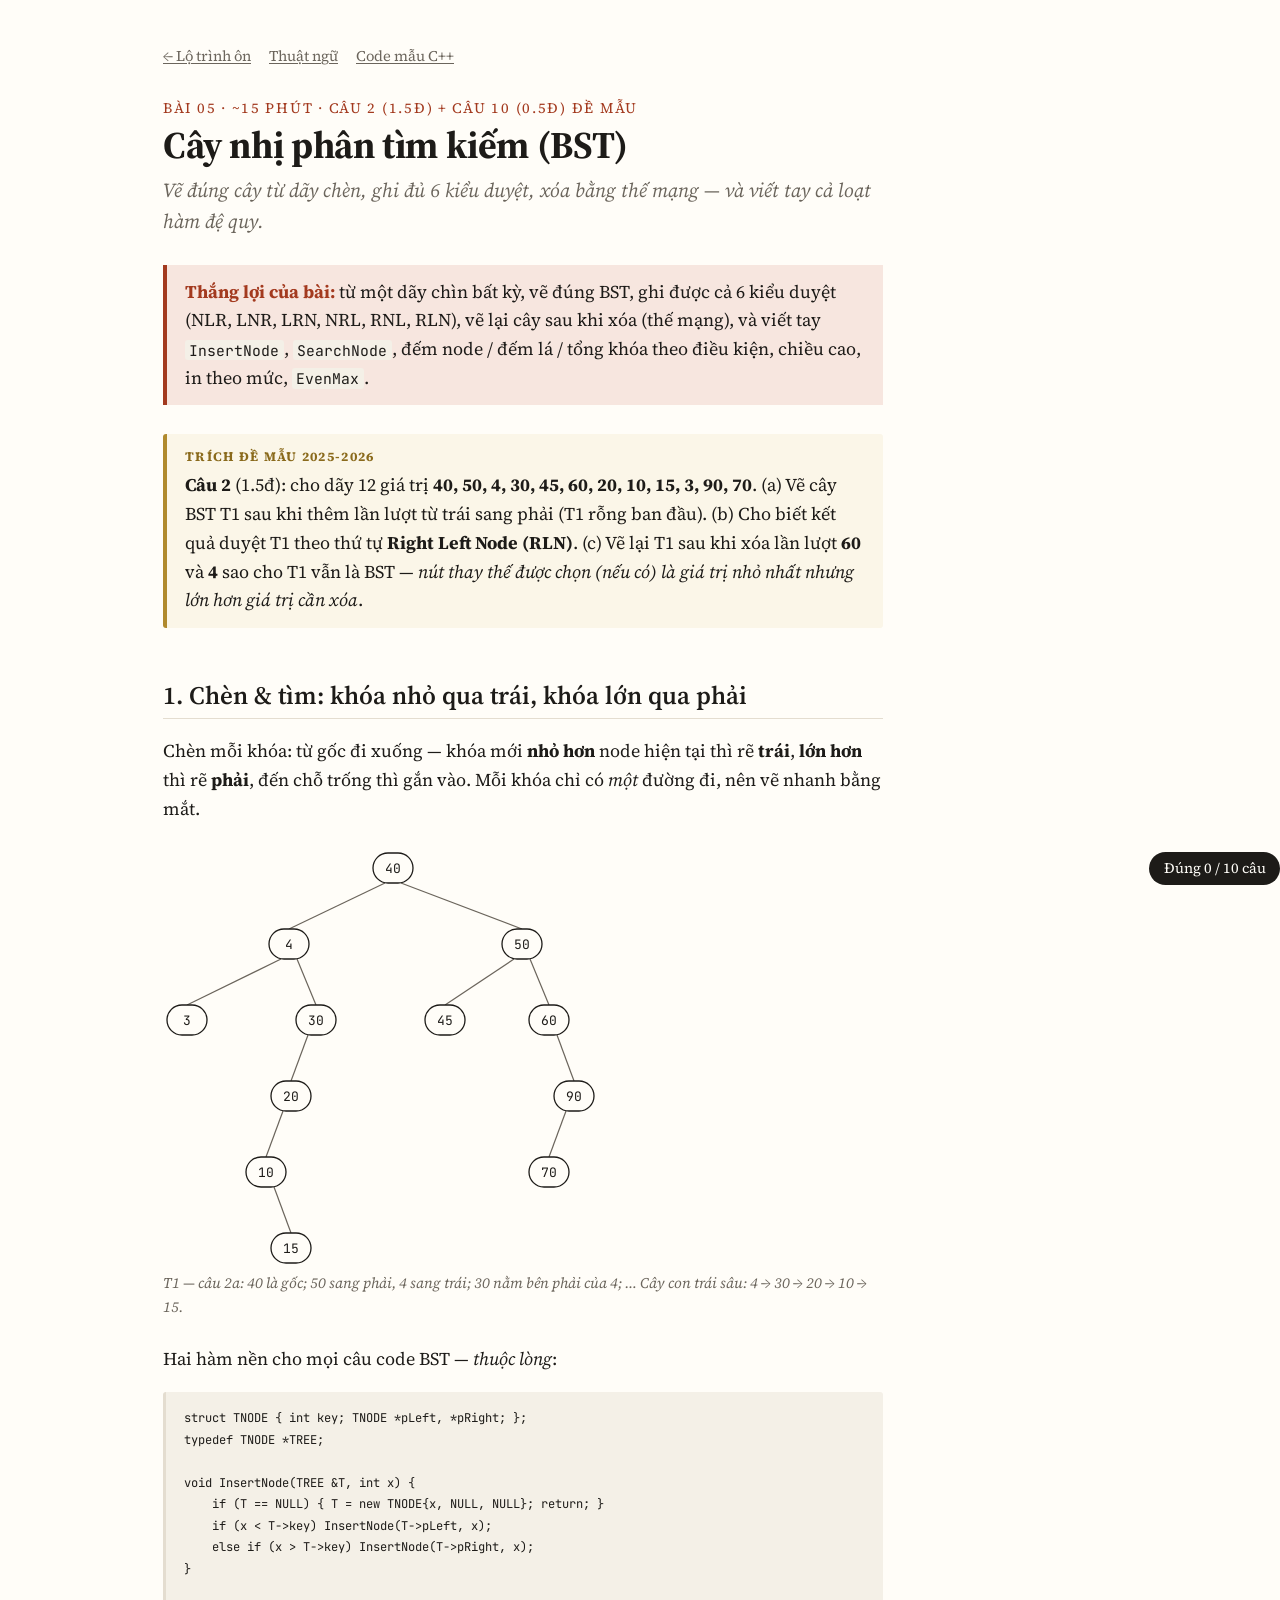
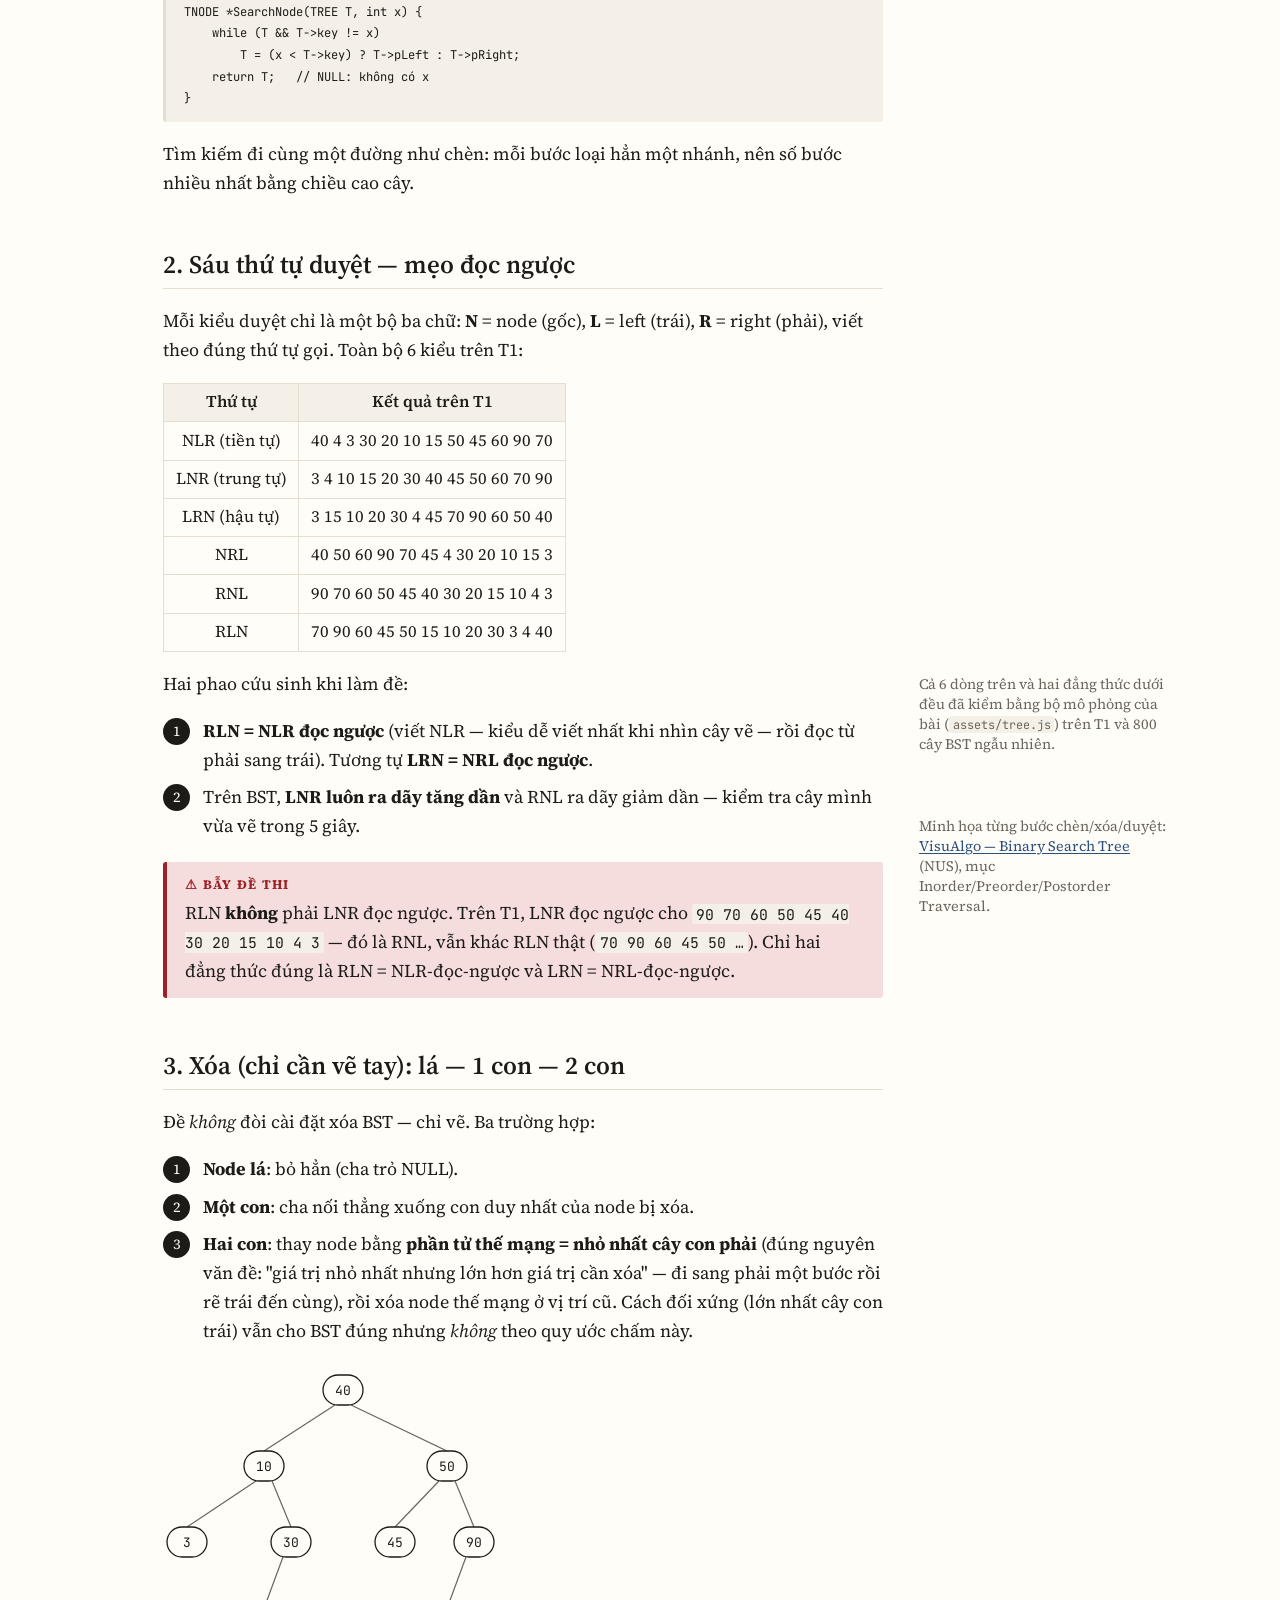
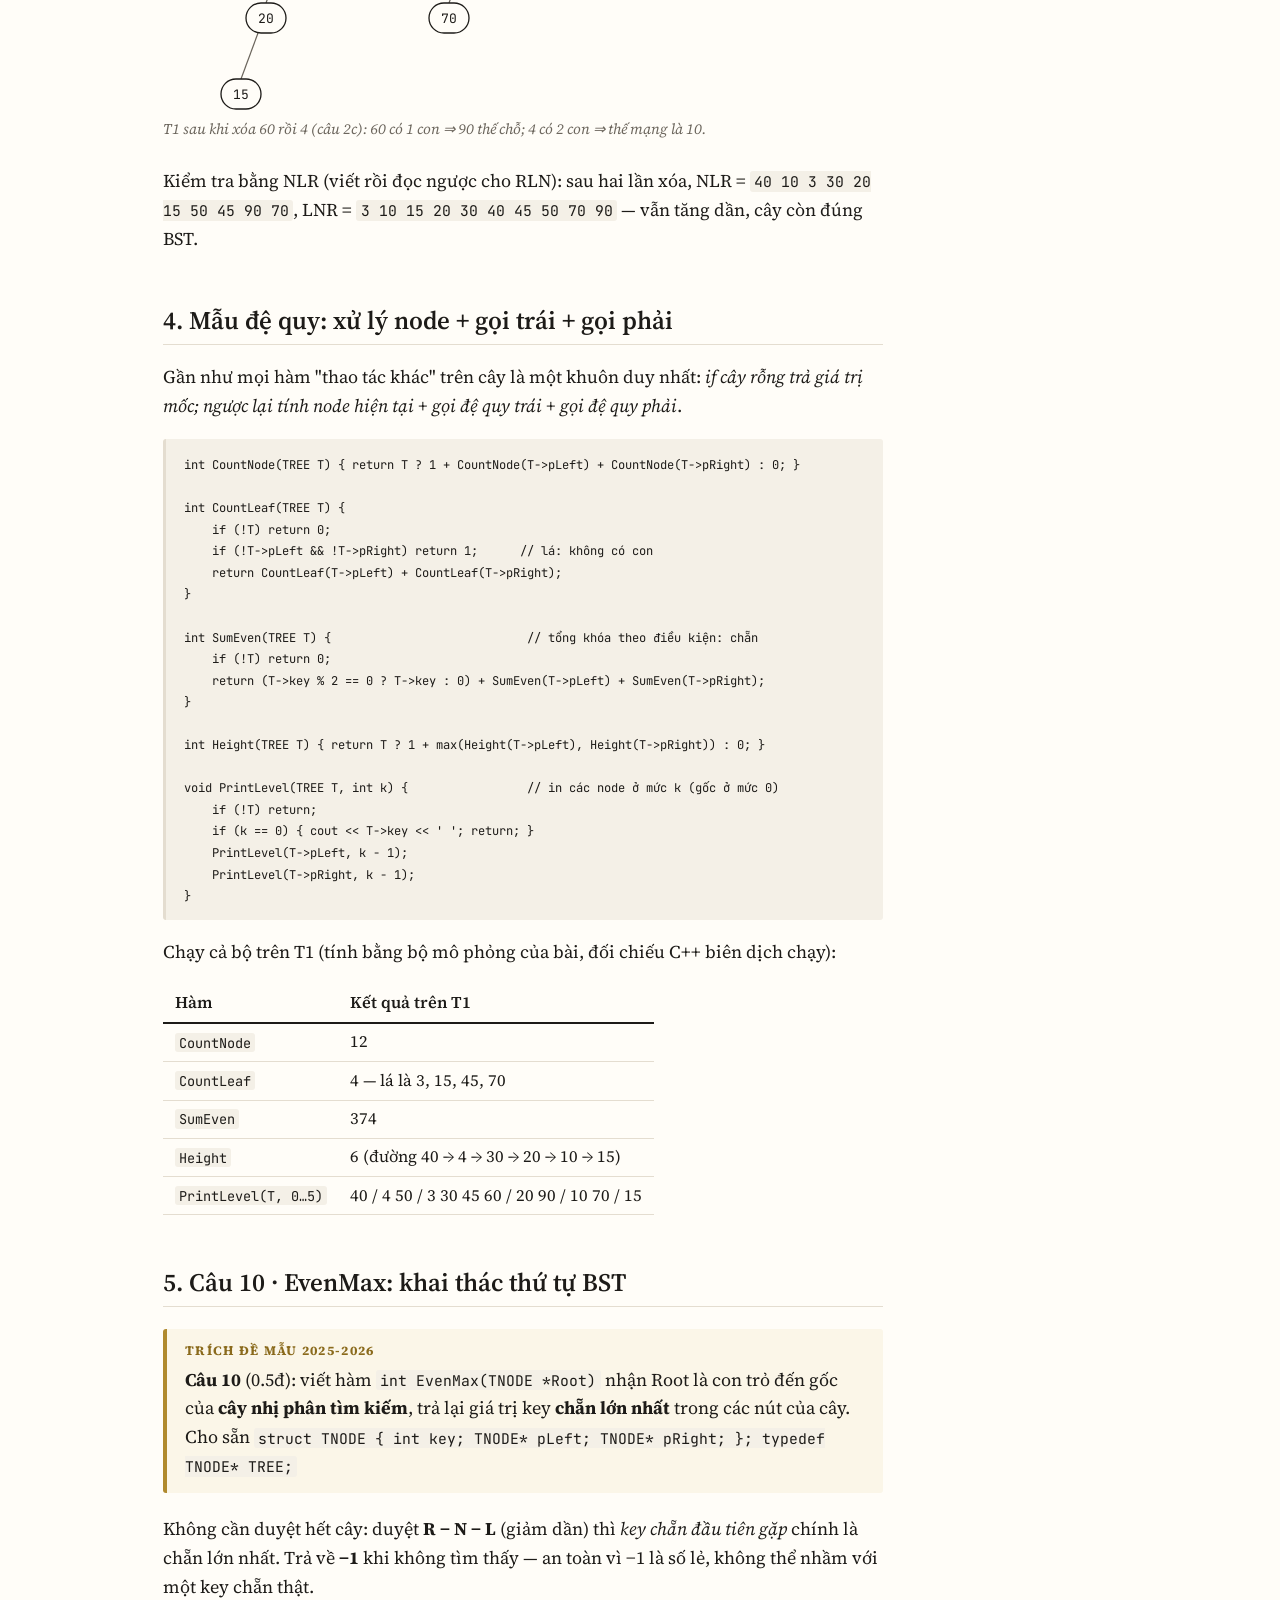
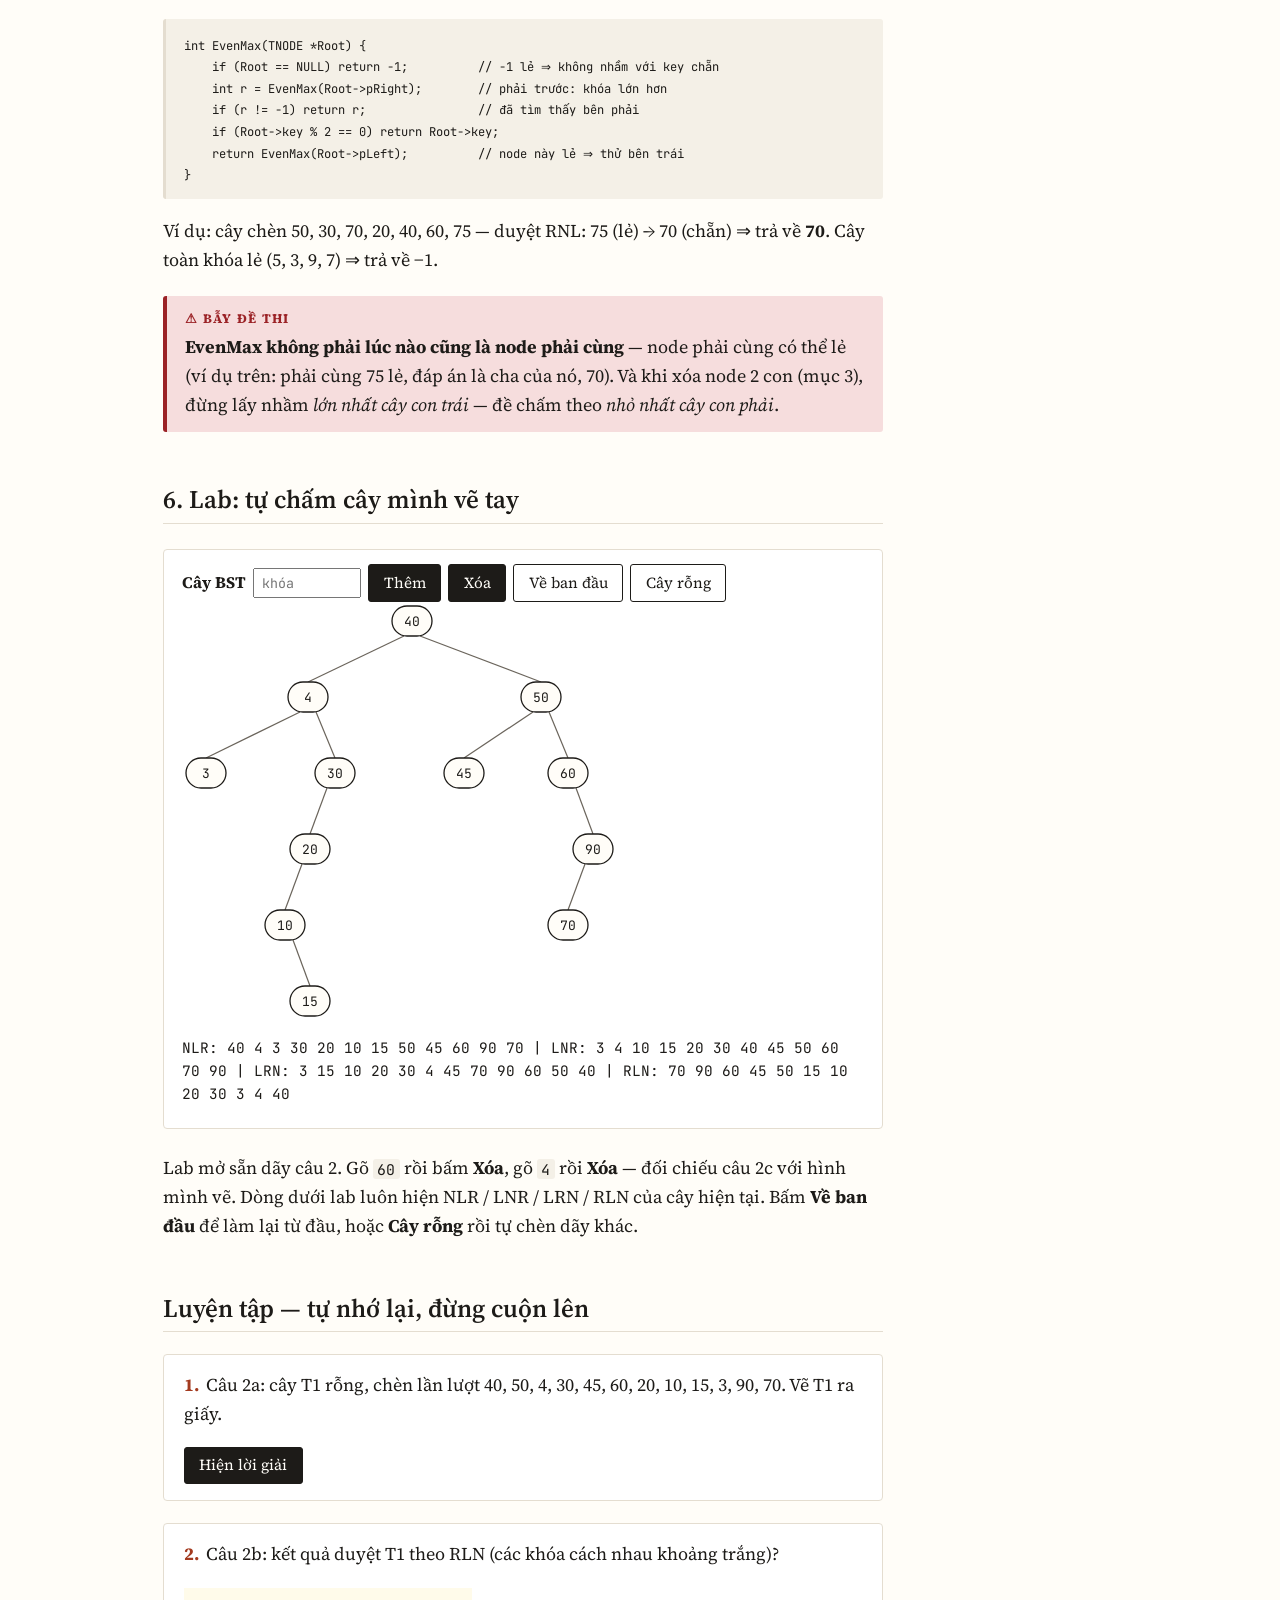
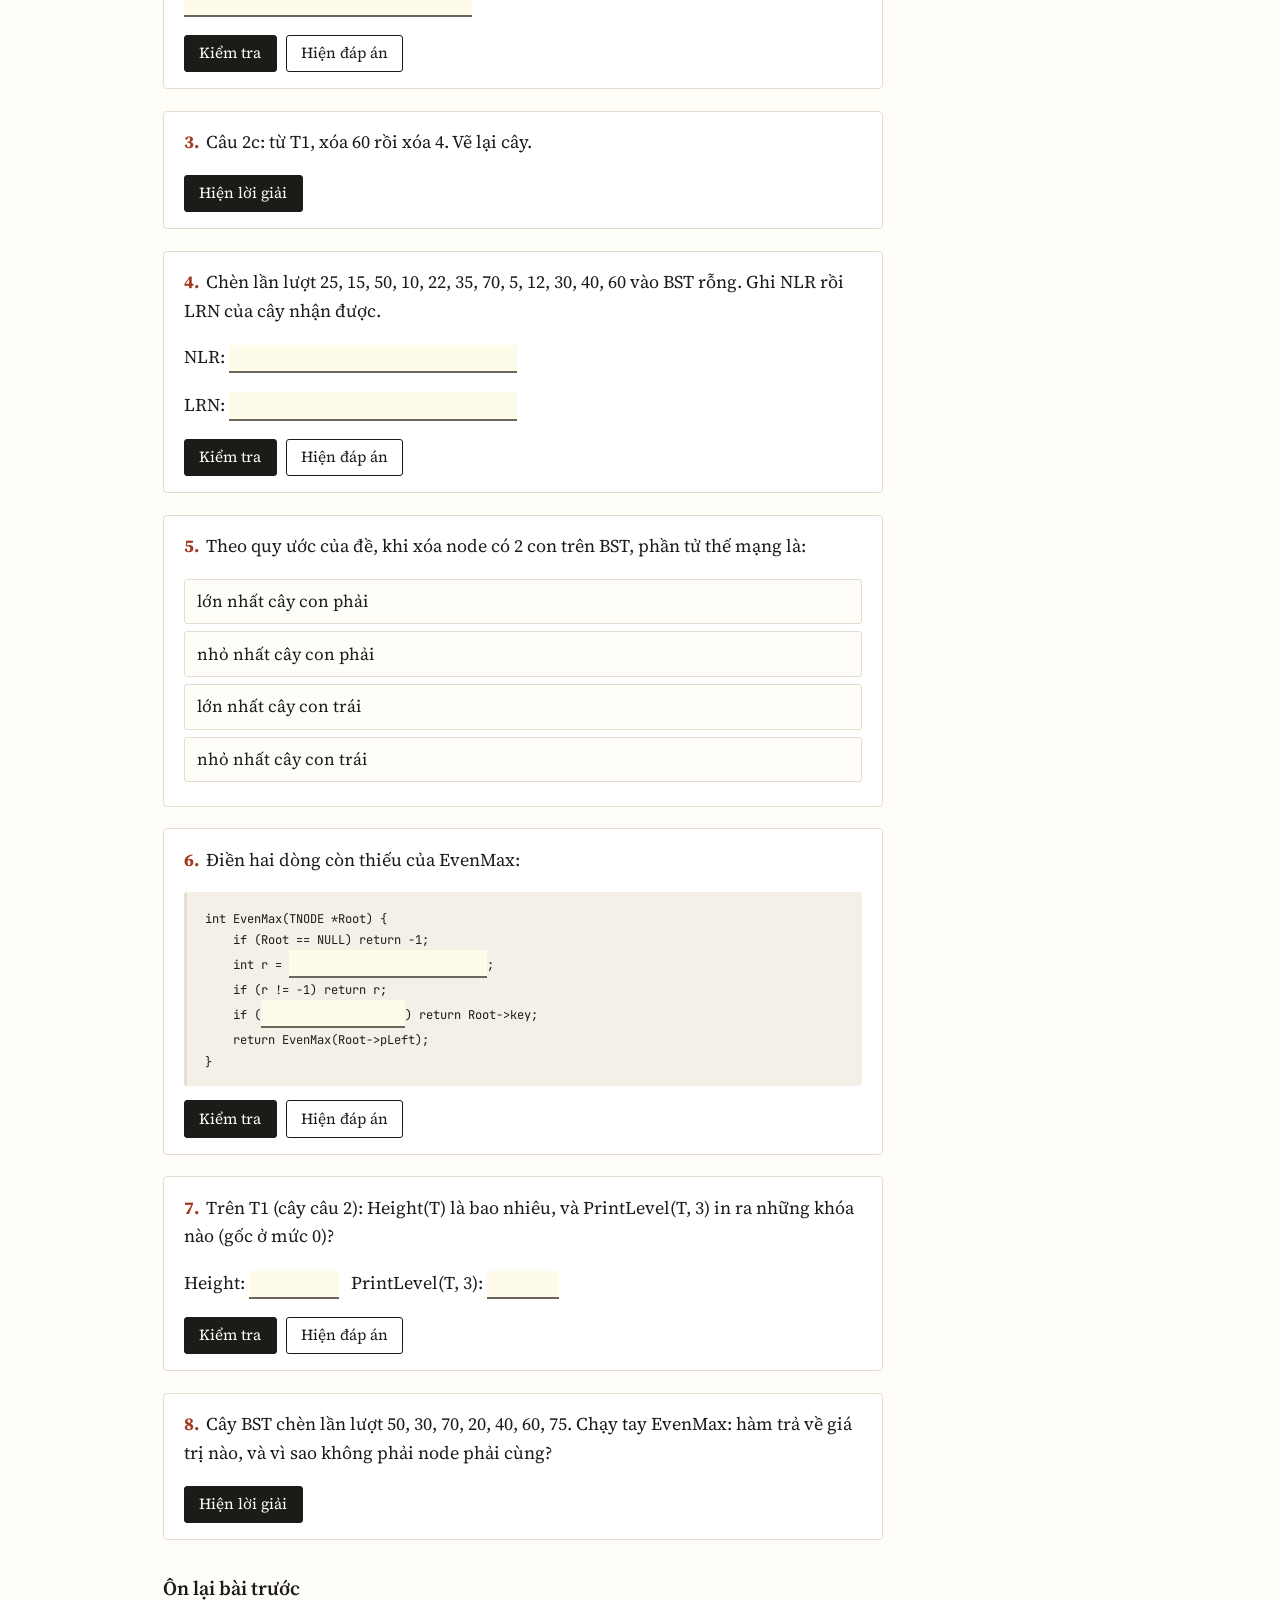
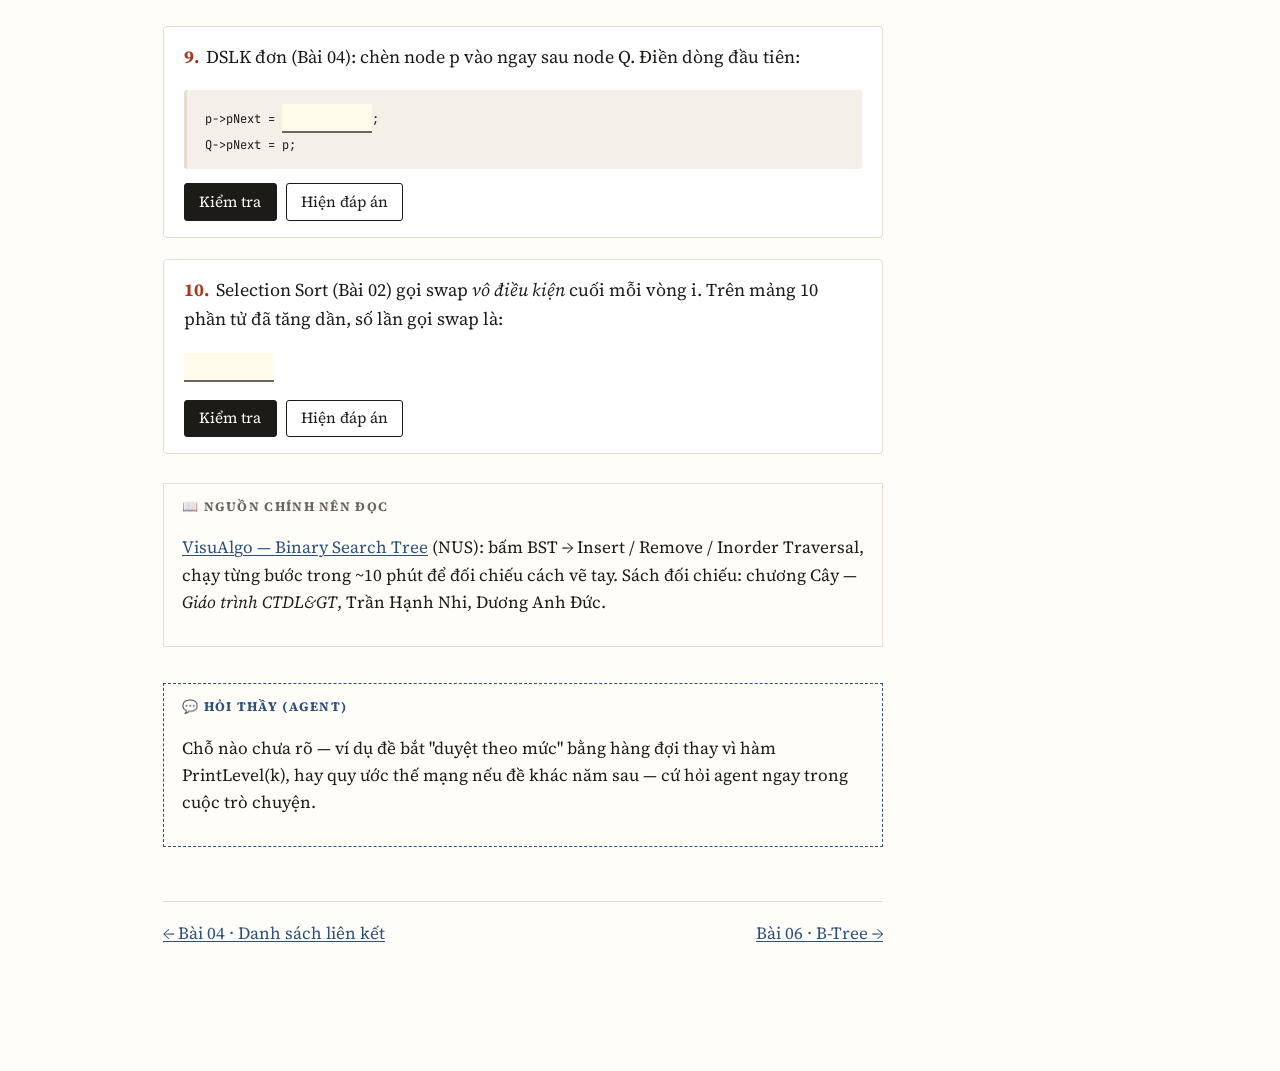
<file: lessons/0005-cay-nhi-phan-tim-kiem.html>
<!doctype html>
<html lang="vi">
<head>
<meta charset="utf-8">
<meta name="viewport" content="width=device-width, initial-scale=1">
<title>05 · Cây nhị phân tìm kiếm (BST) — Ôn thi CTDL&amp;GT</title>
<link rel="stylesheet" href="../assets/style.css">
<script src="../assets/quiz.js" defer></script>
<script src="../assets/tree.js" defer></script>
</head>
<body>
<main>
<nav class="crumbs">
  <a href="../index.html">← Lộ trình ôn</a>
  <a href="../reference/glossary.html">Thuật ngữ</a>
  <a href="../reference/code-mau-cpp.html">Code mẫu C++</a>
</nav>

<p class="kicker">Bài 05 · ~15 phút · Câu 2 (1.5đ) + Câu 10 (0.5đ) đề mẫu</p>
<h1>Cây nhị phân tìm kiếm (BST)</h1>
<p class="subtitle">Vẽ đúng cây từ dãy chèn, ghi đủ 6 kiểu duyệt, xóa bằng thế mạng — và viết tay cả loạt hàm đệ quy.</p>

<div class="goal"><strong>Thắng lợi của bài:</strong> từ một dãy chìn bất kỳ, vẽ đúng BST, ghi được cả 6 kiểu duyệt (NLR, LNR, LRN, NRL, RNL, RLN), vẽ lại cây sau khi xóa (thế mạng), và viết tay <code>InsertNode</code>, <code>SearchNode</code>, đếm node / đếm lá / tổng khóa theo điều kiện, chiều cao, in theo mức, <code>EvenMax</code>.</div>

<div class="callout exam">
<p><strong>Câu 2</strong> (1.5đ): cho dãy 12 giá trị <strong>40, 50, 4, 30, 45, 60, 20, 10, 15, 3, 90, 70</strong>. (a) Vẽ cây BST T1 sau khi thêm lần lượt từ trái sang phải (T1 rỗng ban đầu). (b) Cho biết kết quả duyệt T1 theo thứ tự <strong>Right Left Node (RLN)</strong>. (c) Vẽ lại T1 sau khi xóa lần lượt <strong>60</strong> và <strong>4</strong> sao cho T1 vẫn là BST — <em>nút thay thế được chọn (nếu có) là giá trị nhỏ nhất nhưng lớn hơn giá trị cần xóa</em>.</p>
</div>

<h2>1. Chèn &amp; tìm: khóa nhỏ qua trái, khóa lớn qua phải</h2>
<p>Chèn mỗi khóa: từ gốc đi xuống — khóa mới <strong>nhỏ hơn</strong> node hiện tại thì rẽ <strong>trái</strong>, <strong>lớn hơn</strong> thì rẽ <strong>phải</strong>, đến chỗ trống thì gắn vào. Mỗi khóa chỉ có <em>một</em> đường đi, nên vẽ nhanh bằng mắt.</p>
<figure class="tree" data-kind="bst" data-insert="40,50,4,30,45,60,20,10,15,3,90,70">
<figcaption>T1 — câu 2a: 40 là gốc; 50 sang phải, 4 sang trái; 30 nằm bên phải của 4; … Cây con trái sâu: 4 → 30 → 20 → 10 → 15.</figcaption>
</figure>
<p>Hai hàm nền cho mọi câu code BST — <em>thuộc lòng</em>:</p>
<pre><code>struct TNODE { int key; TNODE *pLeft, *pRight; };
typedef TNODE *TREE;

void InsertNode(TREE &amp;T, int x) {
    if (T == NULL) { T = new TNODE{x, NULL, NULL}; return; }
    if (x &lt; T-&gt;key) InsertNode(T-&gt;pLeft, x);
    else if (x &gt; T-&gt;key) InsertNode(T-&gt;pRight, x);
}

TNODE *SearchNode(TREE T, int x) {
    while (T &amp;&amp; T-&gt;key != x)
        T = (x &lt; T-&gt;key) ? T-&gt;pLeft : T-&gt;pRight;
    return T;   // NULL: không có x
}</code></pre>
<p>Tìm kiếm đi cùng một đường như chèn: mỗi bước loại hẳn một nhánh, nên số bước nhiều nhất bằng chiều cao cây.</p>

<h2>2. Sáu thứ tự duyệt — mẹo đọc ngược</h2>
<p>Mỗi kiểu duyệt chỉ là một bộ ba chữ: <strong>N</strong> = node (gốc), <strong>L</strong> = left (trái), <strong>R</strong> = right (phải), viết theo đúng thứ tự gọi. Toàn bộ 6 kiểu trên T1:</p>
<table class="grid">
<tr><th>Thứ tự</th><th>Kết quả trên T1</th></tr>
<tr><td>NLR (tiền tự)</td><td>40 4 3 30 20 10 15 50 45 60 90 70</td></tr>
<tr><td>LNR (trung tự)</td><td>3 4 10 15 20 30 40 45 50 60 70 90</td></tr>
<tr><td>LRN (hậu tự)</td><td>3 15 10 20 30 4 45 70 90 60 50 40</td></tr>
<tr><td>NRL</td><td>40 50 60 90 70 45 4 30 20 10 15 3</td></tr>
<tr><td>RNL</td><td>90 70 60 50 45 40 30 20 15 10 4 3</td></tr>
<tr><td>RLN</td><td>70 90 60 45 50 15 10 20 30 3 4 40</td></tr>
</table>
<p>Hai phao cứu sinh khi làm đề:<span class="sidenote">Cả 6 dòng trên và hai đẳng thức dưới đều đã kiểm bằng bộ mô phỏng của bài (<code>assets/tree.js</code>) trên T1 và 800 cây BST ngẫu nhiên.</span></p>
<ol class="steps">
<li><strong>RLN = NLR đọc ngược</strong> (viết NLR — kiểu dễ viết nhất khi nhìn cây vẽ — rồi đọc từ phải sang trái). Tương tự <strong>LRN = NRL đọc ngược</strong>.</li>
<li>Trên BST, <strong>LNR luôn ra dãy tăng dần</strong> và RNL ra dãy giảm dần — kiểm tra cây mình vừa vẽ trong 5 giây.<span class="sidenote">Minh họa từng bước chèn/xóa/duyệt: <a href="https://visualgo.net/en/bst">VisuAlgo — Binary Search Tree</a> (NUS), mục Inorder/Preorder/Postorder Traversal.</span></li>
</ol>

<div class="callout trap">
<p>RLN <strong>không</strong> phải LNR đọc ngược. Trên T1, LNR đọc ngược cho <code>90 70 60 50 45 40 30 20 15 10 4 3</code> — đó là RNL, vẫn khác RLN thật (<code>70 90 60 45 50 …</code>). Chỉ hai đẳng thức đúng là RLN = NLR-đọc-ngược và LRN = NRL-đọc-ngược.</p>
</div>

<h2>3. Xóa (chỉ cần vẽ tay): lá — 1 con — 2 con</h2>
<p>Đề <em>không</em> đòi cài đặt xóa BST — chỉ vẽ. Ba trường hợp:</p>
<ol class="steps">
<li><strong>Node lá</strong>: bỏ hẳn (cha trỏ NULL).</li>
<li><strong>Một con</strong>: cha nối thẳng xuống con duy nhất của node bị xóa.</li>
<li><strong>Hai con</strong>: thay node bằng <strong>phần tử thế mạng = nhỏ nhất cây con phải</strong> (đúng nguyên văn đề: "giá trị nhỏ nhất nhưng lớn hơn giá trị cần xóa" — đi sang phải một bước rồi rẽ trái đến cùng), rồi xóa node thế mạng ở vị trí cũ. Cách đối xứng (lớn nhất cây con trái) vẫn cho BST đúng nhưng <em>không</em> theo quy ước chấm này.</li>
</ol>
<figure class="tree" data-kind="bst" data-insert="40,50,4,30,45,60,20,10,15,3,90,70" data-delete="60,4">
<figcaption>T1 sau khi xóa 60 rồi 4 (câu 2c): 60 có 1 con ⇒ 90 thế chỗ; 4 có 2 con ⇒ thế mạng là 10.</figcaption>
</figure>
<p>Kiểm tra bằng NLR (viết rồi đọc ngược cho RLN): sau hai lần xóa, NLR = <code>40 10 3 30 20 15 50 45 90 70</code>, LNR = <code>3 10 15 20 30 40 45 50 70 90</code> — vẫn tăng dần, cây còn đúng BST.</p>

<h2>4. Mẫu đệ quy: xử lý node + gọi trái + gọi phải</h2>
<p>Gần như mọi hàm "thao tác khác" trên cây là một khuôn duy nhất: <em>if cây rỗng trả giá trị mốc; ngược lại tính node hiện tại + gọi đệ quy trái + gọi đệ quy phải</em>.</p>
<pre><code>int CountNode(TREE T) { return T ? 1 + CountNode(T-&gt;pLeft) + CountNode(T-&gt;pRight) : 0; }

int CountLeaf(TREE T) {
    if (!T) return 0;
    if (!T-&gt;pLeft &amp;&amp; !T-&gt;pRight) return 1;      // lá: không có con
    return CountLeaf(T-&gt;pLeft) + CountLeaf(T-&gt;pRight);
}

int SumEven(TREE T) {                            // tổng khóa theo điều kiện: chẵn
    if (!T) return 0;
    return (T-&gt;key % 2 == 0 ? T-&gt;key : 0) + SumEven(T-&gt;pLeft) + SumEven(T-&gt;pRight);
}

int Height(TREE T) { return T ? 1 + max(Height(T-&gt;pLeft), Height(T-&gt;pRight)) : 0; }

void PrintLevel(TREE T, int k) {                 // in các node ở mức k (gốc ở mức 0)
    if (!T) return;
    if (k == 0) { cout &lt;&lt; T-&gt;key &lt;&lt; ' '; return; }
    PrintLevel(T-&gt;pLeft, k - 1);
    PrintLevel(T-&gt;pRight, k - 1);
}</code></pre>
<p>Chạy cả bộ trên T1 (tính bằng bộ mô phỏng của bài, đối chiếu C++ biên dịch chạy):</p>
<table>
<tr><th>Hàm</th><th>Kết quả trên T1</th></tr>
<tr><td><code>CountNode</code></td><td>12</td></tr>
<tr><td><code>CountLeaf</code></td><td>4 — lá là 3, 15, 45, 70</td></tr>
<tr><td><code>SumEven</code></td><td>374</td></tr>
<tr><td><code>Height</code></td><td>6 (đường 40 → 4 → 30 → 20 → 10 → 15)</td></tr>
<tr><td><code>PrintLevel(T, 0…5)</code></td><td>40 / 4 50 / 3 30 45 60 / 20 90 / 10 70 / 15</td></tr>
</table>

<h2>5. Câu 10 · EvenMax: khai thác thứ tự BST</h2>
<div class="callout exam">
<p><strong>Câu 10</strong> (0.5đ): viết hàm <code>int EvenMax(TNODE *Root)</code> nhận Root là con trỏ đến gốc của <strong>cây nhị phân tìm kiếm</strong>, trả lại giá trị key <strong>chẵn lớn nhất</strong> trong các nút của cây. Cho sẵn <code>struct TNODE { int key; TNODE* pLeft; TNODE* pRight; }; typedef TNODE* TREE;</code></p>
</div>
<p>Không cần duyệt hết cây: duyệt <strong>R − N − L</strong> (giảm dần) thì <em>key chẵn đầu tiên gặp</em> chính là chẵn lớn nhất. Trả về <strong>−1</strong> khi không tìm thấy — an toàn vì −1 là số lẻ, không thể nhầm với một key chẵn thật.</p>
<pre><code>int EvenMax(TNODE *Root) {
    if (Root == NULL) return -1;          // −1 lẻ ⇒ không nhầm với key chẵn
    int r = EvenMax(Root-&gt;pRight);        // phải trước: khóa lớn hơn
    if (r != -1) return r;                // đã tìm thấy bên phải
    if (Root-&gt;key % 2 == 0) return Root-&gt;key;
    return EvenMax(Root-&gt;pLeft);          // node này lẻ ⇒ thử bên trái
}</code></pre>
<p>Ví dụ: cây chèn 50, 30, 70, 20, 40, 60, 75 — duyệt RNL: 75 (lẻ) → 70 (chẵn) ⇒ trả về <strong>70</strong>. Cây toàn khóa lẻ (5, 3, 9, 7) ⇒ trả về −1.</p>

<div class="callout trap">
<p><strong>EvenMax không phải lúc nào cũng là node phải cùng</strong> — node phải cùng có thể lẻ (ví dụ trên: phải cùng 75 lẻ, đáp án là cha của nó, 70). Và khi xóa node 2 con (mục 3), đừng lấy nhầm <em>lớn nhất cây con trái</em> — đề chấm theo <em>nhỏ nhất cây con phải</em>.</p>
</div>

<h2>6. Lab: tự chấm cây mình vẽ tay</h2>
<div class="tree-lab" data-kind="bst" data-insert="40,50,4,30,45,60,20,10,15,3,90,70"></div>
<p>Lab mở sẵn dãy câu 2. Gõ <code>60</code> rồi bấm <strong>Xóa</strong>, gõ <code>4</code> rồi <strong>Xóa</strong> — đối chiếu câu 2c với hình mình vẽ. Dòng dưới lab luôn hiện NLR / LNR / LRN / RLN của cây hiện tại. Bấm <strong>Về ban đầu</strong> để làm lại từ đầu, hoặc <strong>Cây rỗng</strong> rồi tự chèn dãy khác.</p>

<h2>Luyện tập — tự nhớ lại, đừng cuộn lên</h2>

<div class="q" data-kind="self">
  <p class="q-prompt">Câu 2a: cây T1 rỗng, chèn lần lượt 40, 50, 4, 30, 45, 60, 20, 10, 15, 3, 90, 70. Vẽ T1 ra giấy.</p>
  <div class="q-explain">
    <p>40 là gốc; 50 &gt; 40 sang phải; 4 &lt; 40 sang trái; 30 &gt; 4 nằm bên phải của 4; 20 &lt; 30, 10 &lt; 20, 15 &gt; 10 treo bên phải của 10; 3 &lt; 4 bên trái của 4; nhánh phải: 45 &lt; 50, 60 &gt; 50, 90 &gt; 60, 70 &lt; 90.</p>
    <figure class="tree" data-kind="bst" data-insert="40,50,4,30,45,60,20,10,15,3,90,70"><figcaption>T1 — đối chiếu bản vẽ của bạn.</figcaption></figure>
  </div>
</div>

<div class="q">
  <p class="q-prompt">Câu 2b: kết quả duyệt T1 theo RLN (các khóa cách nhau khoảng trắng)?</p>
  <p><span class="blank" data-accept='["70 90 60 45 50 15 10 20 30 3 4 40"]' data-width="32"></span></p>
  <div class="q-explain">Viết NLR (40 4 3 30 20 10 15 50 45 60 90 70) rồi đọc ngược từ phải sang. Tự kiểm: LNR phải tăng dần, RNL phải giảm dần.</div>
</div>

<div class="q" data-kind="self">
  <p class="q-prompt">Câu 2c: từ T1, xóa 60 rồi xóa 4. Vẽ lại cây.</p>
  <div class="q-explain"><p>60 có đúng 1 con (90) ⇒ cha 50 nối thẳng xuống 90. 4 có 2 con ⇒ thế mạng = nhỏ nhất cây con phải của 4: sang phải tới 30, rẽ trái đến cùng — là 10; đưa 10 lên chỗ 4 rồi bỏ node 10 cũ. NLR kiểm tra: <code>40 10 3 30 20 15 50 45 90 70</code> (đối chiếu hình cuối mục 3).</p></div>
</div>

<div class="q">
  <p class="q-prompt">Chèn lần lượt 25, 15, 50, 10, 22, 35, 70, 5, 12, 30, 40, 60 vào BST rỗng. Ghi NLR rồi LRN của cây nhận được.</p>
  <p>NLR: <span class="blank" data-accept='["25 15 10 5 12 22 50 35 30 40 70 60"]' data-width="32"></span></p>
  <p>LRN: <span class="blank" data-accept='["5 12 10 22 15 30 40 35 60 70 50 25"]' data-width="32"></span></p>
  <div class="q-explain">Vẽ cây rồi viết NRL (25 50 70 60 35 40 30 15 22 10 12 5) và đọc ngược ra LRN. Cách khác: LRN = trái → phải → gốc, gạch từng cây con từ dưới lên.</div>
</div>

<div class="q">
  <p class="q-prompt">Theo quy ước của đề, khi xóa node có 2 con trên BST, phần tử thế mạng là:</p>
  <ol class="q-options">
    <li><button data-correct>nhỏ nhất cây con phải</button></li>
    <li><button>lớn nhất cây con phải</button></li>
    <li><button>nhỏ nhất cây con trái</button></li>
    <li><button>lớn nhất cây con trái</button></li>
  </ol>
  <div class="q-explain">Nguyên văn đề: "giá trị nhỏ nhất nhưng lớn hơn giá trị cần xóa" — sang phải một bước rồi rẽ trái đến cùng. Lớn nhất cây con trái cũng cho BST đúng nhưng không theo quy ước chấm của đề này.</div>
</div>

<div class="q">
  <p class="q-prompt">Điền hai dòng còn thiếu của EvenMax:</p>
  <pre><code>int EvenMax(TNODE *Root) {
    if (Root == NULL) return -1;
    int r = <span class="blank" data-accept='["EvenMax(Root->pRight)"]' data-width="22"></span>;
    if (r != -1) return r;
    if (<span class="blank" data-accept='["Root->key % 2 == 0","Root->key%2==0"]' data-width="16"></span>) return Root-&gt;key;
    return EvenMax(Root-&gt;pLeft);
}</code></pre>
  <div class="q-explain">Đệ quy phải trước (khóa lớn hơn); bên phải không có chẵn thì kiểm chính node này; node lẻ thì mới sang trái. Trả về −1 khi cả cây không có key chẵn.</div>
</div>

<div class="q">
  <p class="q-prompt">Trên T1 (cây câu 2): Height(T) là bao nhiêu, và PrintLevel(T, 3) in ra những khóa nào (gốc ở mức 0)?</p>
  <p>Height: <span class="blank" data-accept="6"></span> &nbsp; PrintLevel(T, 3): <span class="blank" data-accept='["20 90"]' data-width="8"></span></p>
  <div class="q-explain">Đường dài nhất 40 → 4 → 30 → 20 → 10 → 15 gồm 6 node ⇒ chiều cao 6. Mức 3 (tính từ 0) chứa 20 và 90 — xem bảng ở mục 4.</div>
</div>

<div class="q" data-kind="self">
  <p class="q-prompt">Cây BST chèn lần lượt 50, 30, 70, 20, 40, 60, 75. Chạy tay EvenMax: hàm trả về giá trị nào, và vì sao không phải node phải cùng?</p>
  <div class="q-explain"><p>Trả về <strong>70</strong>. Theo RNL (giảm dần): 75 (lẻ, bỏ) → 70 (chẵn, dừng). Node phải cùng 75 lẻ nên không được chọn; 70 là cha của nó. Nếu cây toàn khóa lẻ thì kết quả là −1.</p></div>
</div>

<h3>Ôn lại bài trước</h3>

<div class="q">
  <p class="q-prompt">DSLK đơn (Bài 04): chèn node p vào ngay sau node Q. Điền dòng đầu tiên:</p>
  <pre><code>p-&gt;pNext = <span class="blank" data-accept='["Q->pNext"]' data-width="10"></span>;
Q-&gt;pNext = p;</code></pre>
  <div class="q-explain">Nối p vào phần sau của Q <em>trước</em> (p-&gt;pNext = Q-&gt;pNext), rồi mới cho Q trỏ tới p — làm ngược thứ tự thì mất phần còn lại của danh sách. Nếu Q đang là pTail thì phải cập nhật L.pTail = p.</div>
</div>

<div class="q">
  <p class="q-prompt">Selection Sort (Bài 02) gọi swap <em>vô điều kiện</em> cuối mỗi vòng i. Trên mảng 10 phần tử đã tăng dần, số lần gọi swap là:</p>
  <p><span class="blank" data-accept="9"></span></p>
  <div class="q-explain">Có n − 1 = 9 vòng i và mỗi vòng gọi swap một lần bất kể có đổi hay không — đúng bẫy câu 3 đề mẫu (đừng trả 0 vì "mảng sẵn thứ tự").</div>
</div>

<div class="source">
<p><a href="https://visualgo.net/en/bst">VisuAlgo — Binary Search Tree</a> (NUS): bấm BST → Insert / Remove / Inorder Traversal, chạy từng bước trong ~10 phút để đối chiếu cách vẽ tay. Sách đối chiếu: chương Cây — <em>Giáo trình CTDL&amp;GT</em>, Trần Hạnh Nhi, Dương Anh Đức.</p>
</div>

<div class="ask"><p>Chỗ nào chưa rõ — ví dụ đề bắt "duyệt theo mức" bằng hàng đợi thay vì hàm PrintLevel(k), hay quy ước thế mạng nếu đề khác năm sau — cứ hỏi agent ngay trong cuộc trò chuyện.</p></div>

<nav class="pager">
  <a href="0004-danh-sach-lien-ket.html">← Bài 04 · Danh sách liên kết</a>
  <a href="0006-b-tree.html">Bài 06 · B-Tree →</a>
</nav>
</main>
</body>
</html>
</file>
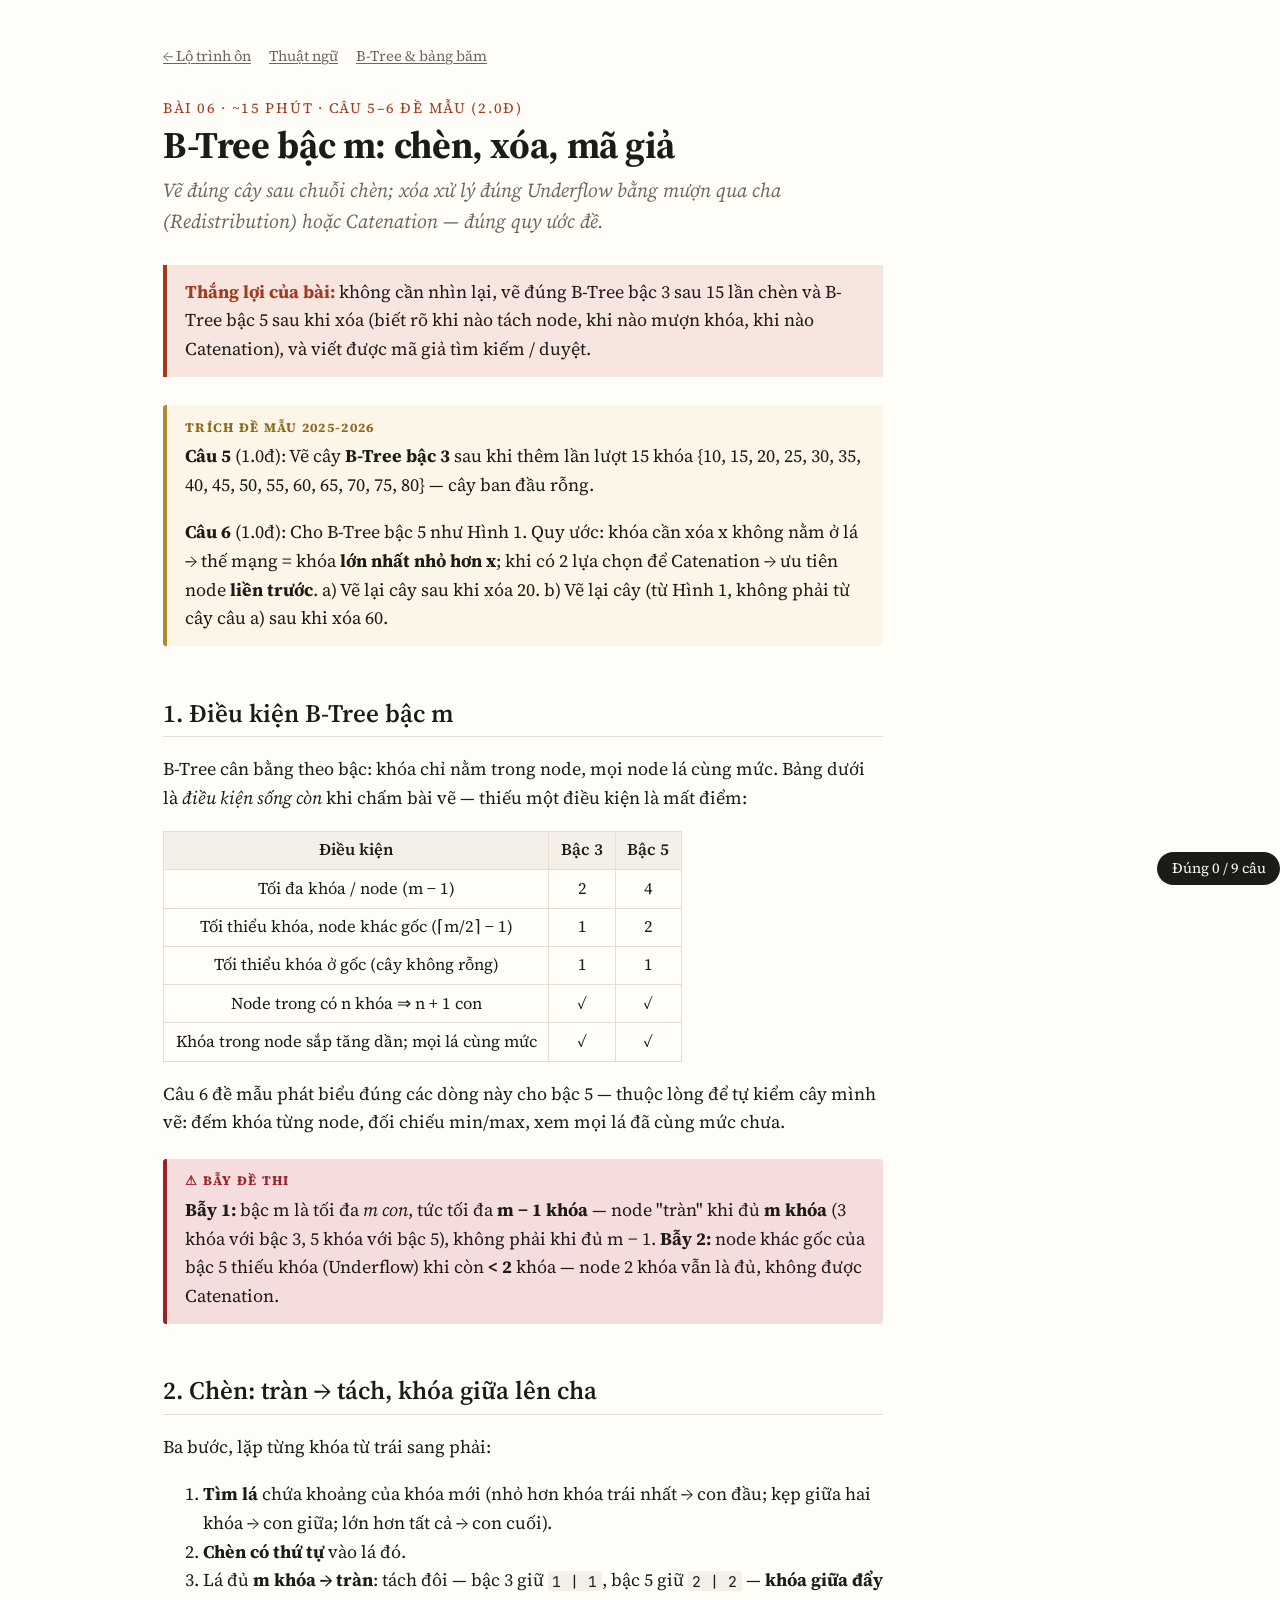
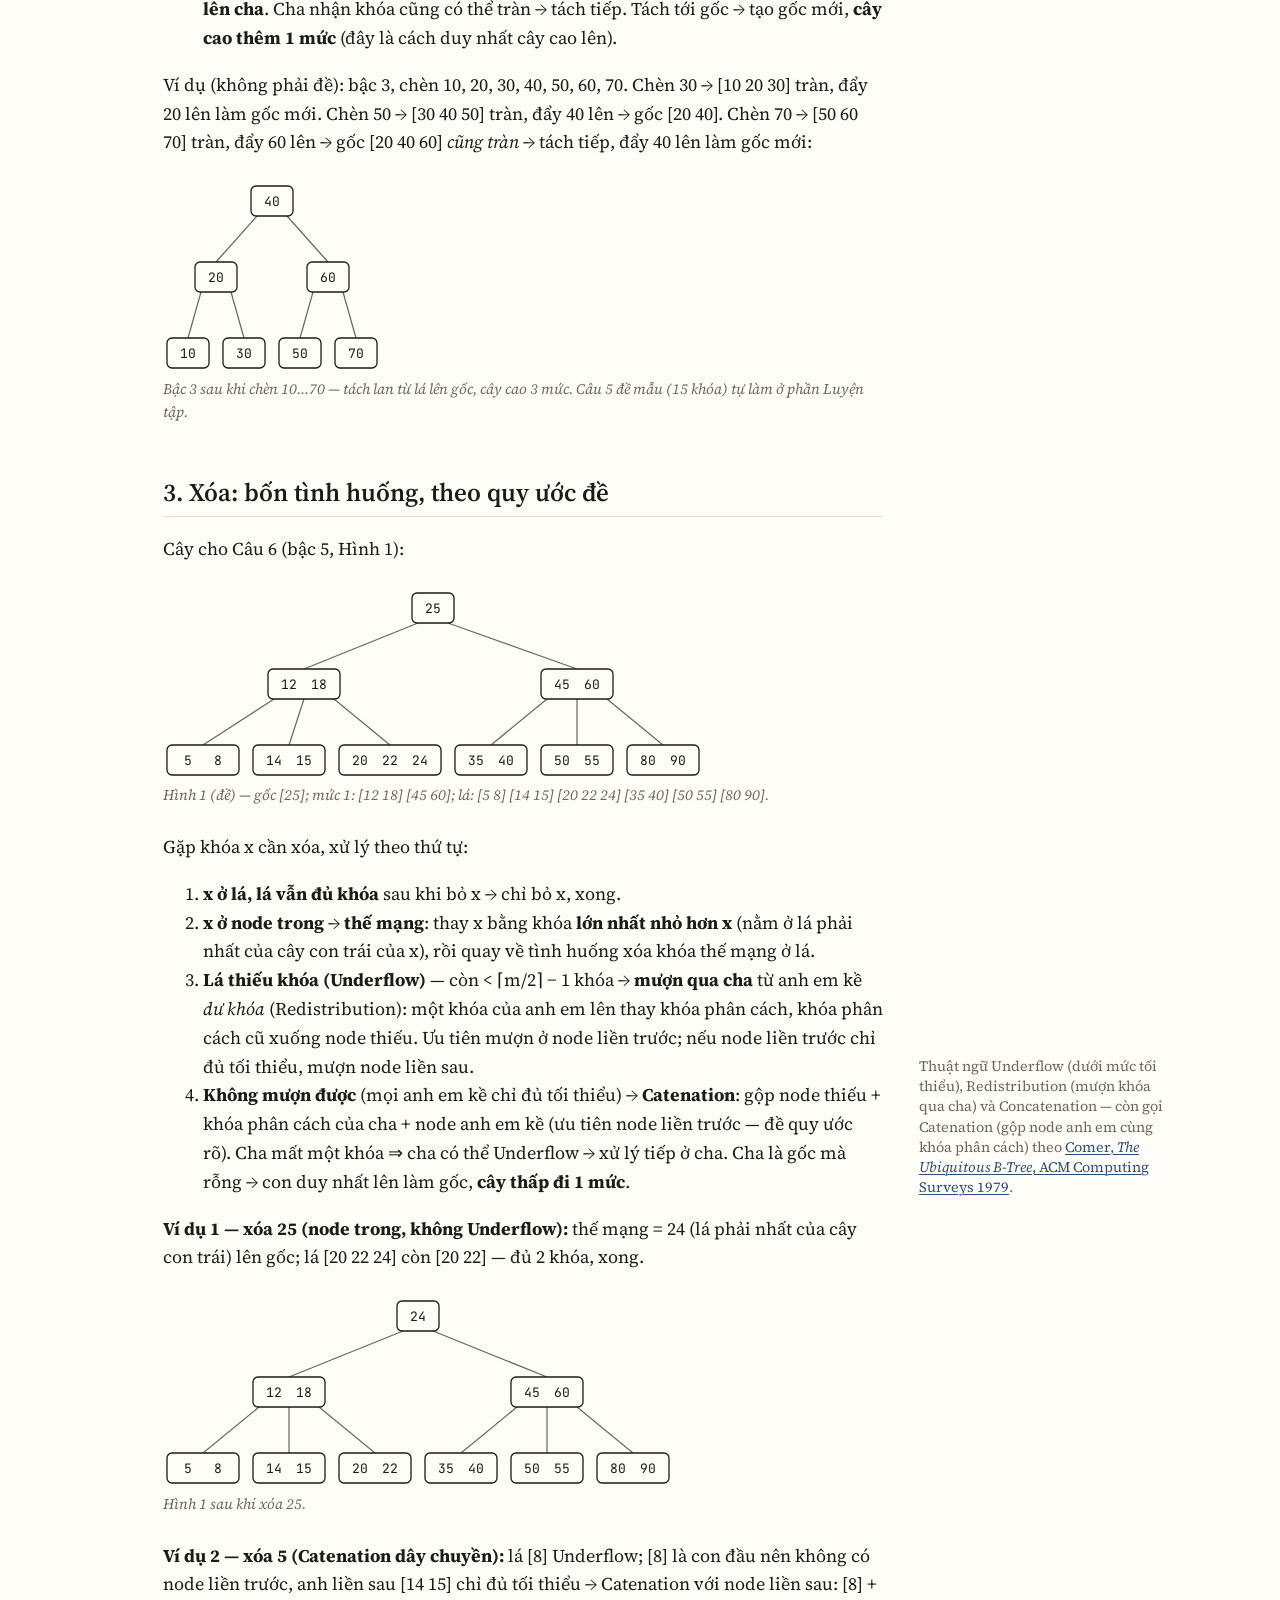
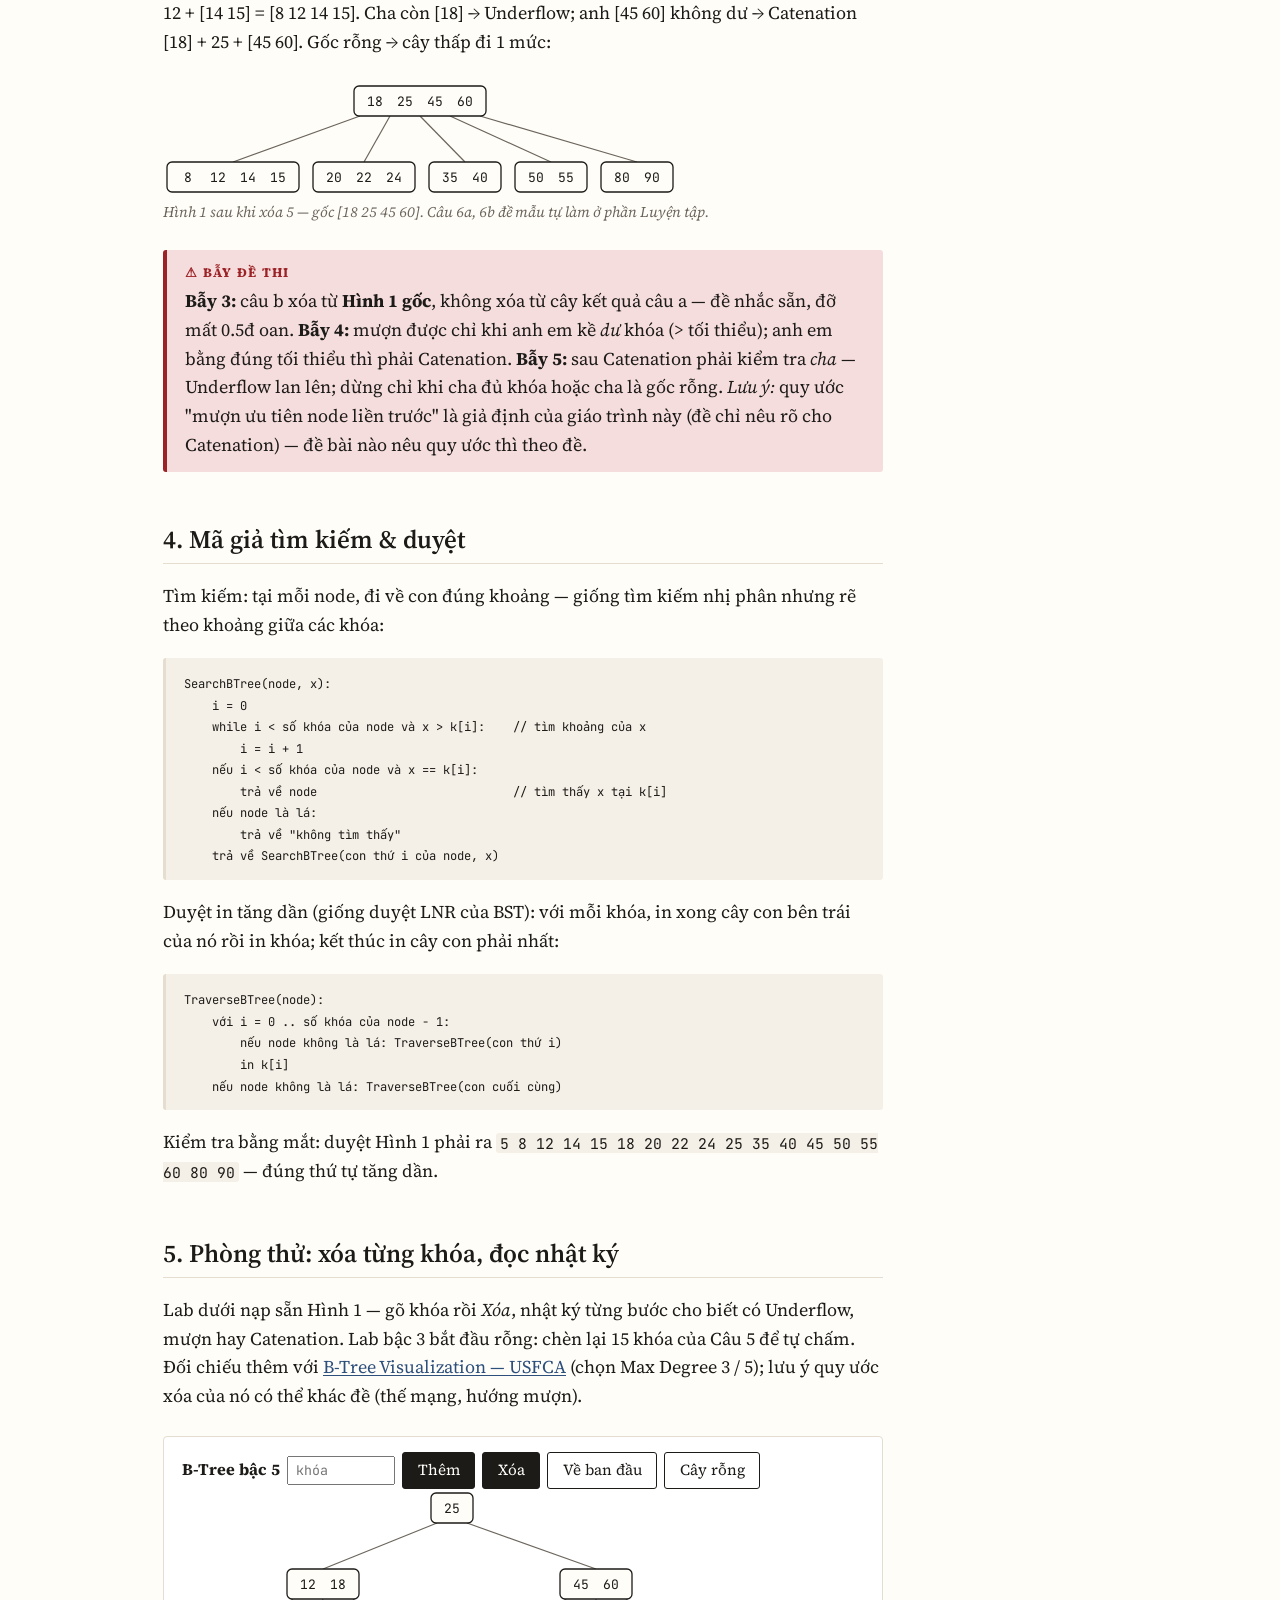
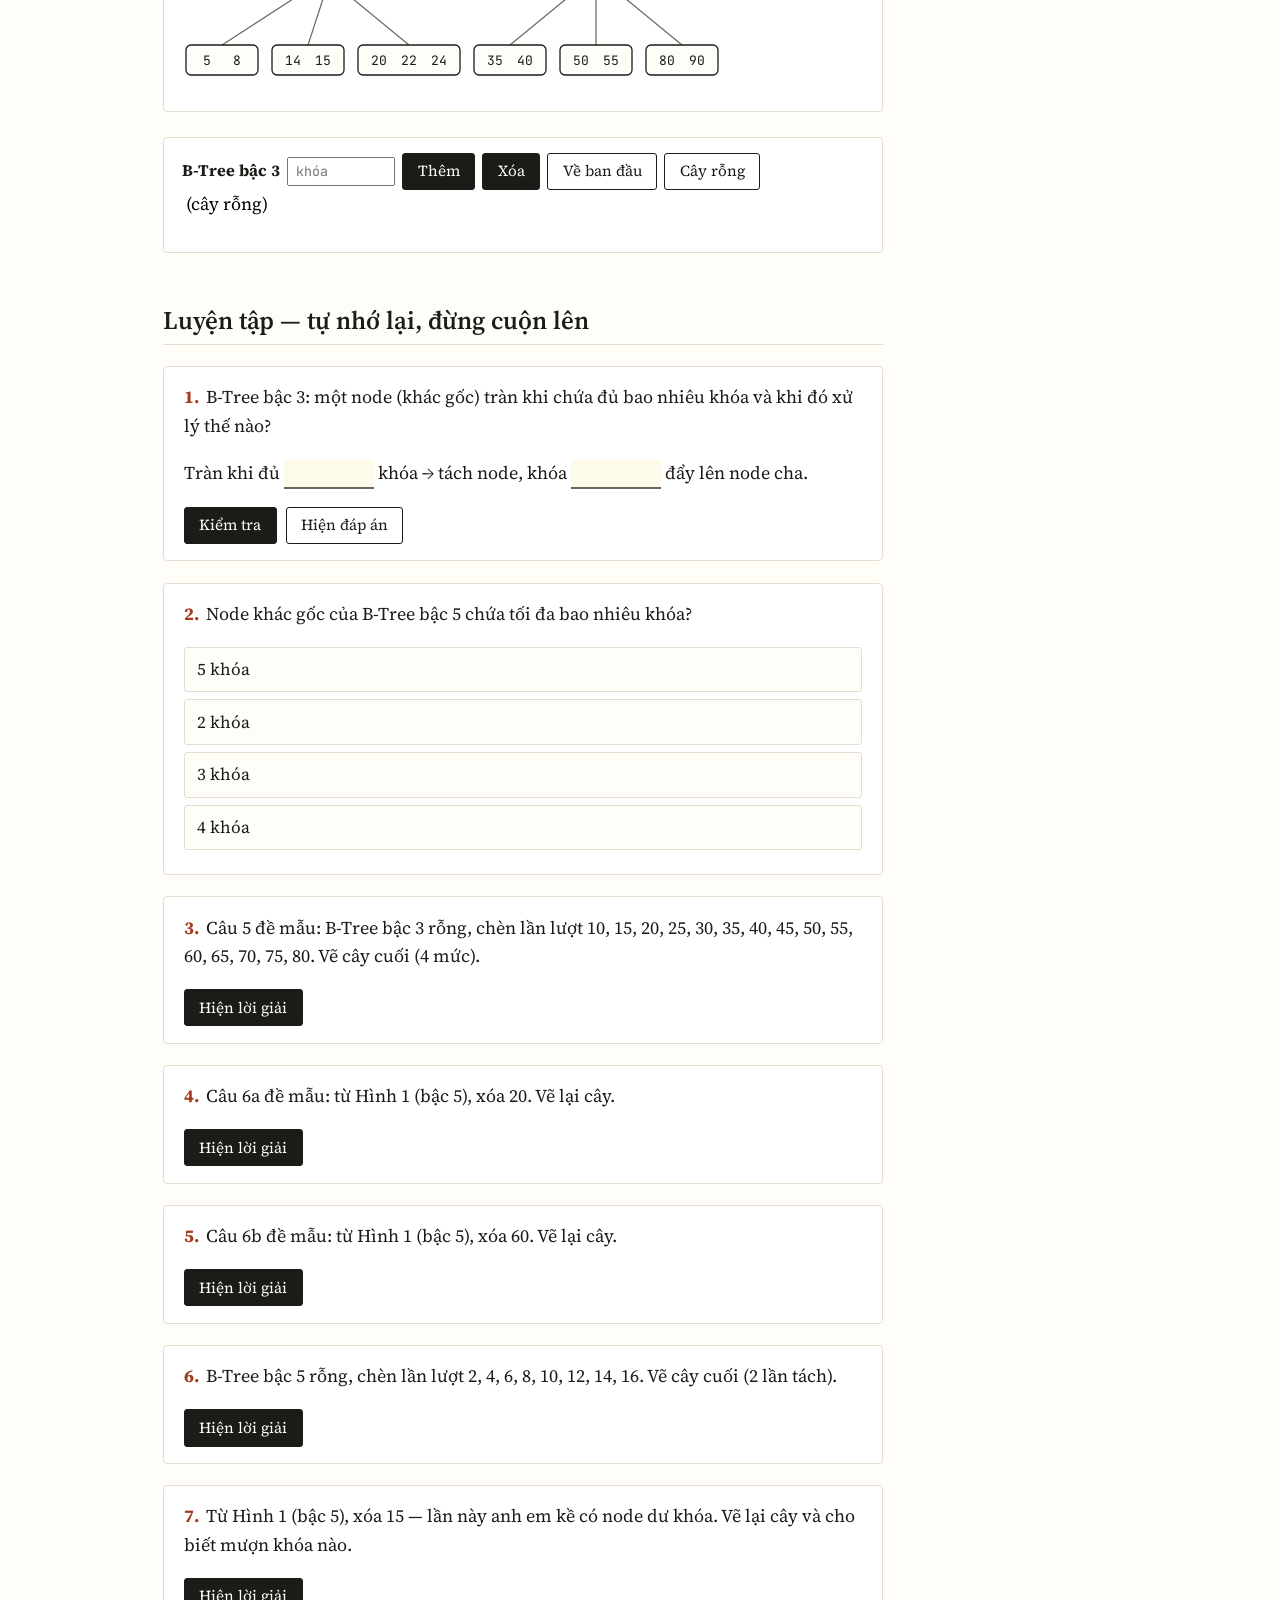
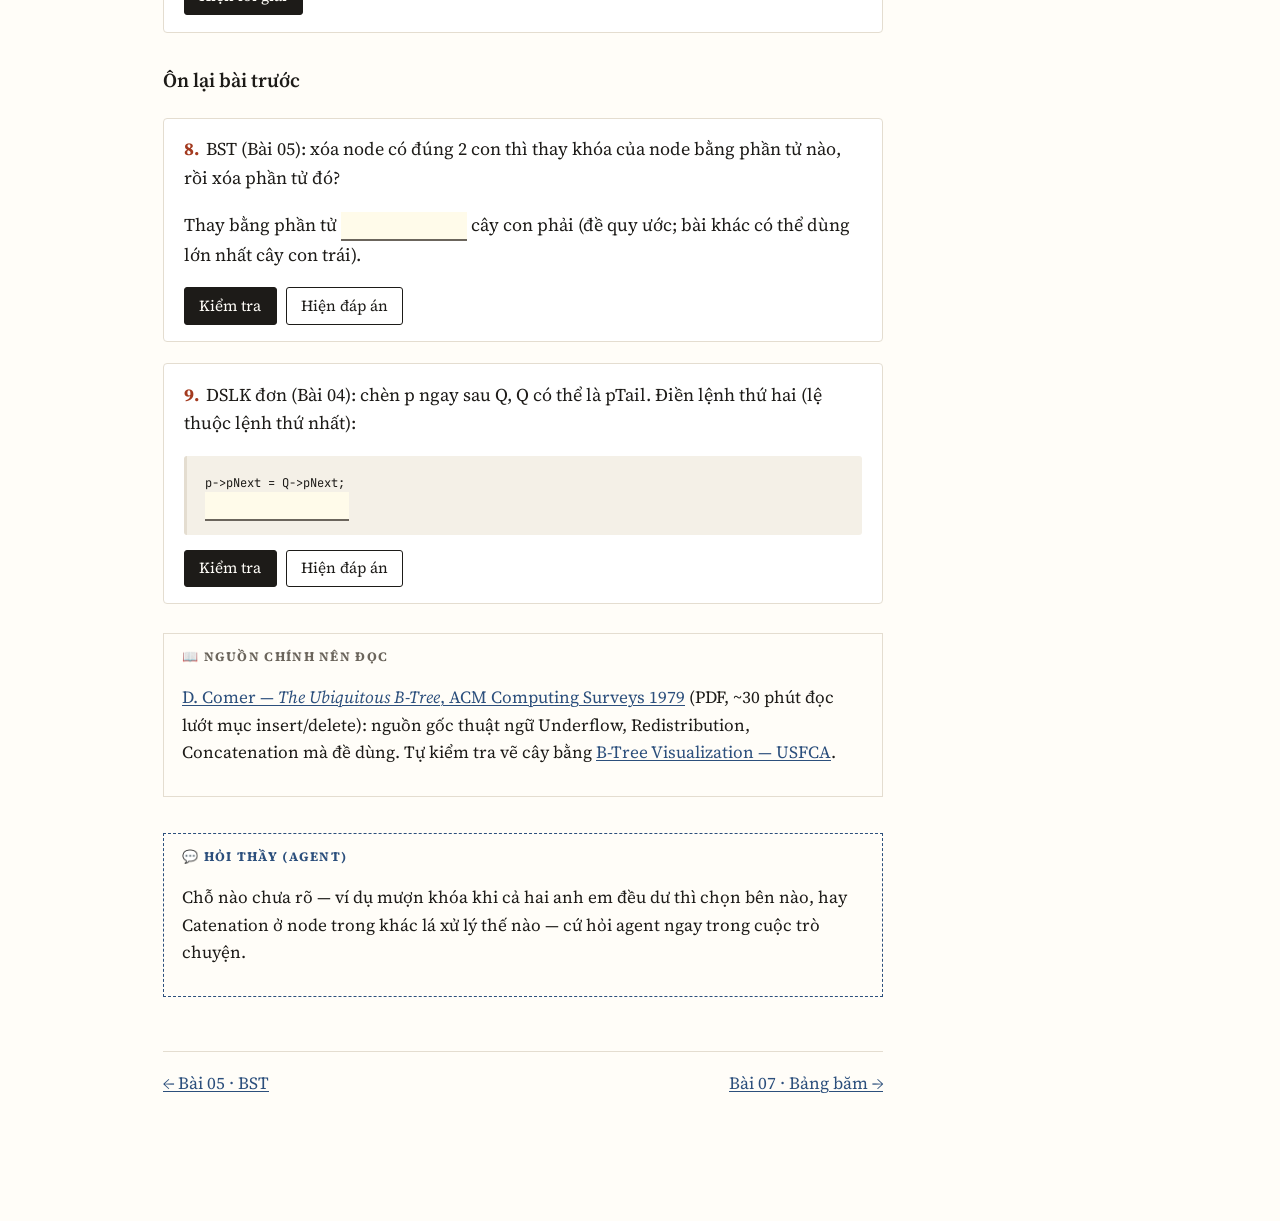
<file: lessons/0006-b-tree.html>
<!doctype html>
<html lang="vi">
<head>
<meta charset="utf-8">
<meta name="viewport" content="width=device-width, initial-scale=1">
<title>06 · B-Tree — Ôn thi CTDL&amp;GT</title>
<link rel="stylesheet" href="../assets/style.css">
<script src="../assets/quiz.js" defer></script>
<script src="../assets/tree.js" defer></script>
</head>
<body>
<main>
<nav class="crumbs">
  <a href="../index.html">← Lộ trình ôn</a>
  <a href="../reference/glossary.html">Thuật ngữ</a>
  <a href="../reference/b-tree-va-bang-bam.html">B-Tree &amp; bảng băm</a>
</nav>

<p class="kicker">Bài 06 · ~15 phút · Câu 5–6 đề mẫu (2.0đ)</p>
<h1>B-Tree bậc m: chèn, xóa, mã giả</h1>
<p class="subtitle">Vẽ đúng cây sau chuỗi chèn; xóa xử lý đúng Underflow bằng mượn qua cha (Redistribution) hoặc Catenation — đúng quy ước đề.</p>

<div class="goal"><strong>Thắng lợi của bài:</strong> không cần nhìn lại, vẽ đúng B-Tree bậc 3 sau 15 lần chèn và B-Tree bậc 5 sau khi xóa (biết rõ khi nào tách node, khi nào mượn khóa, khi nào Catenation), và viết được mã giả tìm kiếm / duyệt.</div>

<div class="callout exam">
<p><strong>Câu 5</strong> (1.0đ): Vẽ cây <strong>B-Tree bậc 3</strong> sau khi thêm lần lượt 15 khóa {10, 15, 20, 25, 30, 35, 40, 45, 50, 55, 60, 65, 70, 75, 80} — cây ban đầu rỗng.</p>
<p><strong>Câu 6</strong> (1.0đ): Cho B-Tree bậc 5 như Hình 1. Quy ước: khóa cần xóa x không nằm ở lá → thế mạng = khóa <strong>lớn nhất nhỏ hơn x</strong>; khi có 2 lựa chọn để Catenation → ưu tiên node <strong>liền trước</strong>. a) Vẽ lại cây sau khi xóa 20. b) Vẽ lại cây (từ Hình 1, không phải từ cây câu a) sau khi xóa 60.</p>
</div>

<h2>1. Điều kiện B-Tree bậc m</h2>
<p>B-Tree cân bằng theo bậc: khóa chỉ nằm trong node, mọi node lá cùng mức. Bảng dưới là <em>điều kiện sống còn</em> khi chấm bài vẽ — thiếu một điều kiện là mất điểm:</p>
<table class="grid">
<thead><tr><th>Điều kiện</th><th>Bậc 3</th><th>Bậc 5</th></tr></thead>
<tbody>
<tr><td>Tối đa khóa / node (m − 1)</td><td>2</td><td>4</td></tr>
<tr><td>Tối thiểu khóa, node khác gốc (⌈m/2⌉ − 1)</td><td>1</td><td>2</td></tr>
<tr><td>Tối thiểu khóa ở gốc (cây không rỗng)</td><td>1</td><td>1</td></tr>
<tr><td>Node trong có n khóa ⇒ n + 1 con</td><td>✓</td><td>✓</td></tr>
<tr><td>Khóa trong node sắp tăng dần; mọi lá cùng mức</td><td>✓</td><td>✓</td></tr>
</tbody>
</table>
<p>Câu 6 đề mẫu phát biểu đúng các dòng này cho bậc 5 — thuộc lòng để tự kiểm cây mình vẽ: đếm khóa từng node, đối chiếu min/max, xem mọi lá đã cùng mức chưa.</p>

<div class="callout trap">
<p><strong>Bẫy 1:</strong> bậc m là tối đa <em>m con</em>, tức tối đa <strong>m − 1 khóa</strong> — node "tràn" khi đủ <strong>m khóa</strong> (3 khóa với bậc 3, 5 khóa với bậc 5), không phải khi đủ m − 1. <strong>Bẫy 2:</strong> node khác gốc của bậc 5 thiếu khóa (Underflow) khi còn <strong>&lt; 2</strong> khóa — node 2 khóa vẫn là đủ, không được Catenation.</p>
</div>

<h2>2. Chèn: tràn → tách, khóa giữa lên cha</h2>
<p>Ba bước, lặp từng khóa từ trái sang phải:</p>
<ol>
<li><strong>Tìm lá</strong> chứa khoảng của khóa mới (nhỏ hơn khóa trái nhất → con đầu; kẹp giữa hai khóa → con giữa; lớn hơn tất cả → con cuối).</li>
<li><strong>Chèn có thứ tự</strong> vào lá đó.</li>
<li>Lá đủ <strong>m khóa → tràn</strong>: tách đôi — bậc 3 giữ <code>1 | 1</code>, bậc 5 giữ <code>2 | 2</code> — <strong>khóa giữa đẩy lên cha</strong>. Cha nhận khóa cũng có thể tràn → tách tiếp. Tách tới gốc → tạo gốc mới, <strong>cây cao thêm 1 mức</strong> (đây là cách duy nhất cây cao lên).</li>
</ol>

<p>Ví dụ (không phải đề): bậc 3, chèn 10, 20, 30, 40, 50, 60, 70. Chèn 30 → [10 20 30] tràn, đẩy 20 lên làm gốc mới. Chèn 50 → [30 40 50] tràn, đẩy 40 lên → gốc [20 40]. Chèn 70 → [50 60 70] tràn, đẩy 60 lên → gốc [20 40 60] <em>cũng tràn</em> → tách tiếp, đẩy 40 lên làm gốc mới:</p>

<figure class="tree" data-kind="btree" data-order="3" data-insert="10,20,30,40,50,60,70">
<figcaption>Bậc 3 sau khi chèn 10…70 — tách lan từ lá lên gốc, cây cao 3 mức. Câu 5 đề mẫu (15 khóa) tự làm ở phần Luyện tập.</figcaption>
</figure>

<h2>3. Xóa: bốn tình huống, theo quy ước đề</h2>
<p>Cây cho Câu 6 (bậc 5, Hình 1):</p>

<figure class="tree" data-kind="btree" data-order="5" data-tree='{"k":[25],"c":[{"k":[12,18],"c":[{"k":[5,8],"c":[]},{"k":[14,15],"c":[]},{"k":[20,22,24],"c":[]}]},{"k":[45,60],"c":[{"k":[35,40],"c":[]},{"k":[50,55],"c":[]},{"k":[80,90],"c":[]}]}]}'>
<figcaption>Hình 1 (đề) — gốc [25]; mức 1: [12 18] [45 60]; lá: [5 8] [14 15] [20 22 24] [35 40] [50 55] [80 90].</figcaption>
</figure>

<p>Gặp khóa x cần xóa, xử lý theo thứ tự:</p>
<ol>
<li><strong>x ở lá, lá vẫn đủ khóa</strong> sau khi bỏ x → chỉ bỏ x, xong.</li>
<li><strong>x ở node trong</strong> → <strong>thế mạng</strong>: thay x bằng khóa <strong>lớn nhất nhỏ hơn x</strong> (nằm ở lá phải nhất của cây con trái của x), rồi quay về tình huống xóa khóa thế mạng ở lá.</li>
<li><strong>Lá thiếu khóa (Underflow)</strong> — còn &lt; ⌈m/2⌉ − 1 khóa → <strong>mượn qua cha</strong> từ anh em kề <em>dư khóa</em> (Redistribution): một khóa của anh em lên thay khóa phân cách, khóa phân cách cũ xuống node thiếu. Ưu tiên mượn ở node liền trước; nếu node liền trước chỉ đủ tối thiểu, mượn node liền sau.<span class="sidenote">Thuật ngữ Underflow (dưới mức tối thiểu), Redistribution (mượn khóa qua cha) và Concatenation — còn gọi Catenation (gộp node anh em cùng khóa phân cách) theo <a href="https://users.cs.utah.edu/~pandey/courses/cs6530/fall23/papers/trees/p121-comer.pdf">Comer, <em>The Ubiquitous B-Tree</em>, ACM Computing Surveys 1979</a>.</span></li>
<li><strong>Không mượn được</strong> (mọi anh em kề chỉ đủ tối thiểu) → <strong>Catenation</strong>: gộp node thiếu + khóa phân cách của cha + node anh em kề (ưu tiên node liền trước — đề quy ước rõ). Cha mất một khóa ⇒ cha có thể Underflow → xử lý tiếp ở cha. Cha là gốc mà rỗng → con duy nhất lên làm gốc, <strong>cây thấp đi 1 mức</strong>.</li>
</ol>

<p><strong>Ví dụ 1 — xóa 25 (node trong, không Underflow):</strong> thế mạng = 24 (lá phải nhất của cây con trái) lên gốc; lá [20 22 24] còn [20 22] — đủ 2 khóa, xong.</p>

<figure class="tree" data-kind="btree" data-order="5" data-tree='{"k":[25],"c":[{"k":[12,18],"c":[{"k":[5,8],"c":[]},{"k":[14,15],"c":[]},{"k":[20,22,24],"c":[]}]},{"k":[45,60],"c":[{"k":[35,40],"c":[]},{"k":[50,55],"c":[]},{"k":[80,90],"c":[]}]}]}' data-delete="25">
<figcaption>Hình 1 sau khi xóa 25.</figcaption>
</figure>

<p><strong>Ví dụ 2 — xóa 5 (Catenation dây chuyền):</strong> lá [8] Underflow; [8] là con đầu nên không có node liền trước, anh liền sau [14 15] chỉ đủ tối thiểu → Catenation với node liền sau: [8] + 12 + [14 15] = [8 12 14 15]. Cha còn [18] → Underflow; anh [45 60] không dư → Catenation [18] + 25 + [45 60]. Gốc rỗng → cây thấp đi 1 mức:</p>

<figure class="tree" data-kind="btree" data-order="5" data-tree='{"k":[25],"c":[{"k":[12,18],"c":[{"k":[5,8],"c":[]},{"k":[14,15],"c":[]},{"k":[20,22,24],"c":[]}]},{"k":[45,60],"c":[{"k":[35,40],"c":[]},{"k":[50,55],"c":[]},{"k":[80,90],"c":[]}]}]}' data-delete="5">
<figcaption>Hình 1 sau khi xóa 5 — gốc [18 25 45 60]. Câu 6a, 6b đề mẫu tự làm ở phần Luyện tập.</figcaption>
</figure>

<div class="callout trap">
<p><strong>Bẫy 3:</strong> câu b xóa từ <strong>Hình 1 gốc</strong>, không xóa từ cây kết quả câu a — đề nhắc sẵn, đỡ mất 0.5đ oan. <strong>Bẫy 4:</strong> mượn được chỉ khi anh em kề <em>dư</em> khóa (&gt; tối thiểu); anh em bằng đúng tối thiểu thì phải Catenation. <strong>Bẫy 5:</strong> sau Catenation phải kiểm tra <em>cha</em> — Underflow lan lên; dừng chỉ khi cha đủ khóa hoặc cha là gốc rỗng. <em>Lưu ý:</em> quy ước "mượn ưu tiên node liền trước" là giả định của giáo trình này (đề chỉ nêu rõ cho Catenation) — đề bài nào nêu quy ước thì theo đề.</p>
</div>

<h2>4. Mã giả tìm kiếm &amp; duyệt</h2>
<p>Tìm kiếm: tại mỗi node, đi về con đúng khoảng — giống tìm kiếm nhị phân nhưng rẽ theo khoảng giữa các khóa:</p>
<pre><code>SearchBTree(node, x):
    i = 0
    while i &lt; số khóa của node và x &gt; k[i]:    // tìm khoảng của x
        i = i + 1
    nếu i &lt; số khóa của node và x == k[i]:
        trả về node                            // tìm thấy x tại k[i]
    nếu node là lá:
        trả về "không tìm thấy"
    trả về SearchBTree(con thứ i của node, x)</code></pre>
<p>Duyệt in tăng dần (giống duyệt LNR của BST): với mỗi khóa, in xong cây con bên trái của nó rồi in khóa; kết thúc in cây con phải nhất:</p>
<pre><code>TraverseBTree(node):
    với i = 0 .. số khóa của node − 1:
        nếu node không là lá: TraverseBTree(con thứ i)
        in k[i]
    nếu node không là lá: TraverseBTree(con cuối cùng)</code></pre>
<p>Kiểm tra bằng mắt: duyệt Hình 1 phải ra <code>5 8 12 14 15 18 20 22 24 25 35 40 45 50 55 60 80 90</code> — đúng thứ tự tăng dần.</p>

<h2>5. Phòng thử: xóa từng khóa, đọc nhật ký</h2>
<p>Lab dưới nạp sẵn Hình 1 — gõ khóa rồi <em>Xóa</em>, nhật ký từng bước cho biết có Underflow, mượn hay Catenation. Lab bậc 3 bắt đầu rỗng: chèn lại 15 khóa của Câu 5 để tự chấm. Đối chiếu thêm với <a href="https://www.cs.usfca.edu/~galles/visualization/BTree.html">B-Tree Visualization — USFCA</a> (chọn Max Degree 3 / 5); lưu ý quy ước xóa của nó có thể khác đề (thế mạng, hướng mượn).</p>

<div class="tree-lab" data-kind="btree" data-order="5" data-tree='{"k":[25],"c":[{"k":[12,18],"c":[{"k":[5,8],"c":[]},{"k":[14,15],"c":[]},{"k":[20,22,24],"c":[]}]},{"k":[45,60],"c":[{"k":[35,40],"c":[]},{"k":[50,55],"c":[]},{"k":[80,90],"c":[]}]}]}'>
</div>

<div class="tree-lab" data-kind="btree" data-order="3">
</div>

<h2>Luyện tập — tự nhớ lại, đừng cuộn lên</h2>

<div class="q">
  <p class="q-prompt">B-Tree bậc 3: một node (khác gốc) tràn khi chứa đủ bao nhiêu khóa và khi đó xử lý thế nào?</p>
  <p>Tràn khi đủ <span class="blank" data-accept='["3","ba"]'></span> khóa → tách node, khóa <span class="blank" data-accept='["giữa","giua"]'></span> đẩy lên node cha.</p>
  <div class="q-explain">Bậc 3: tối đa 2 khóa; đủ 3 khóa là tràn. Tách thành 1 | 1, khóa giữa lên cha; cha tràn thì tách tiếp — tách tới gốc thì cây cao thêm 1 mức.</div>
</div>

<div class="q">
  <p class="q-prompt">Node khác gốc của B-Tree bậc 5 chứa tối đa bao nhiêu khóa?</p>
  <ol class="q-options">
    <li><button>2 khóa</button></li>
    <li><button>3 khóa</button></li>
    <li><button data-correct>4 khóa</button></li>
    <li><button>5 khóa</button></li>
  </ol>
  <div class="q-explain">Bậc m → tối đa m − 1 khóa: bậc 5 tối đa 4 khóa. Node đủ 5 khóa là tràn, phải tách. Tối thiểu của node khác gốc: ⌈5/2⌉ − 1 = 2 khóa.</div>
</div>

<div class="q" data-kind="self">
  <p class="q-prompt">Câu 5 đề mẫu: B-Tree bậc 3 rỗng, chèn lần lượt 10, 15, 20, 25, 30, 35, 40, 45, 50, 55, 60, 65, 70, 75, 80. Vẽ cây cuối (4 mức).</p>
  <div class="q-explain">Gốc [45]; mức 1: [25] [65]; mức 2: [15] [35] [55] [75]; lá: [10] [20] [30] [40] [50] [60] [70] [80]. Mọi node đúng 1 khóa (tối thiểu bậc 3), mọi lá cùng mức. Cây cao thêm 1 mức ở lần chèn 20, 40 và 80 (chèn 80: [70 75 80] tách → [55 65 75] tách → gốc [25 45 65] tách).
  <figure class="tree" data-kind="btree" data-order="3" data-insert="10,15,20,25,30,35,40,45,50,55,60,65,70,75,80"><figcaption>Đáp án Câu 5.</figcaption></figure></div>
</div>

<div class="q" data-kind="self">
  <p class="q-prompt">Câu 6a đề mẫu: từ Hình 1 (bậc 5), xóa 20. Vẽ lại cây.</p>
  <div class="q-explain">20 ở lá [20 22 24]; bỏ 20 còn [22 24] — 2 khóa, đúng tối thiểu, không Underflow. Còn lại y nguyên Hình 1: gốc [25]; [12 18] [45 60]; lá [5 8] [14 15] [22 24] [35 40] [50 55] [80 90]. Sinh viên hay sai ở chỗ vẽ thừa Catenation cho node vẫn đủ khóa.
  <figure class="tree" data-kind="btree" data-order="5" data-tree='{"k":[25],"c":[{"k":[12,18],"c":[{"k":[5,8],"c":[]},{"k":[14,15],"c":[]},{"k":[20,22,24],"c":[]}]},{"k":[45,60],"c":[{"k":[35,40],"c":[]},{"k":[50,55],"c":[]},{"k":[80,90],"c":[]}]}]}' data-delete="20"><figcaption>Đáp án Câu 6a.</figcaption></figure></div>
</div>

<div class="q" data-kind="self">
  <p class="q-prompt">Câu 6b đề mẫu: từ Hình 1 (bậc 5), xóa 60. Vẽ lại cây.</p>
  <div class="q-explain">60 ở node trong → thế mạng 55 (lớn nhất nhỏ hơn 60), xóa 55 ở lá [50 55] còn [50] → Underflow. Anh em kề [35 40], [80 90] đều đúng tối thiểu → Catenation với node liền trước: [35 40] + 45 + [50] = [35 40 45 50]. Cha [55] Underflow, anh [12 18] không dư → Catenation: [12 18] + 25 + [55]. Gốc rỗng → cây thấp 1 mức: gốc [12 18 25 55]; lá [5 8] [14 15] [20 22 24] [35 40 45 50] [80 90].
  <figure class="tree" data-kind="btree" data-order="5" data-tree='{"k":[25],"c":[{"k":[12,18],"c":[{"k":[5,8],"c":[]},{"k":[14,15],"c":[]},{"k":[20,22,24],"c":[]}]},{"k":[45,60],"c":[{"k":[35,40],"c":[]},{"k":[50,55],"c":[]},{"k":[80,90],"c":[]}]}]}' data-delete="60"><figcaption>Đáp án Câu 6b.</figcaption></figure></div>
</div>

<div class="q" data-kind="self">
  <p class="q-prompt">B-Tree bậc 5 rỗng, chèn lần lượt 2, 4, 6, 8, 10, 12, 14, 16. Vẽ cây cuối (2 lần tách).</p>
  <div class="q-explain">Chèn 2, 4, 6, 8 → gốc [2 4 6 8] (đủ 4, max). Chèn 10 → tràn [2 4 6 8 10] → tách, đẩy 6: gốc mới [6], lá [2 4] và [8 10]. Chèn 12 → [8 10 12]. Chèn 14 → [8 10 12 14]. Chèn 16 → tràn → đẩy 12: gốc [6 12], lá [2 4] [8 10] [14 16]. Kết quả: gốc [6 12]; mức 1: [2 4] [8 10] [14 16].</div>
</div>

<div class="q" data-kind="self">
  <p class="q-prompt">Từ Hình 1 (bậc 5), xóa 15 — lần này anh em kề có node dư khóa. Vẽ lại cây và cho biết mượn khóa nào.</p>
  <div class="q-explain">Bỏ 15, lá [14] Underflow (1 &lt; 2). Node liền trước [5 8] chỉ đủ tối thiểu; node liền sau [20 22 24] dư (3 khóa) → mượn qua cha (Redistribution): khóa 20 lên cha thay 18, khóa 18 xuống node thiếu. Kết quả: gốc [25]; mức 1: [12 20] [45 60]; lá: [5 8] [14 18] [22 24] [35 40] [50 55] [80 90]. Cây vẫn 3 mức.</div>
</div>

<h3>Ôn lại bài trước</h3>

<div class="q">
  <p class="q-prompt">BST (Bài 05): xóa node có đúng 2 con thì thay khóa của node bằng phần tử nào, rồi xóa phần tử đó?</p>
  <p>Thay bằng phần tử <span class="blank" data-accept='["nhỏ nhất của","nho nhat cua","nhỏ nhất","nho nhat"]' data-width="14"></span> cây con phải (đề quy ước; bài khác có thể dùng lớn nhất cây con trái).</p>
  <div class="q-explain">Phần tử nhỏ nhất cây con phải = đi hết sang trái của cây con phải. Sau khi thay, node đó có tối đa 1 con nên xóa được dễ — BST không bao giờ "cao thêm" khi xóa.</div>
</div>

<div class="q">
  <p class="q-prompt">DSLK đơn (Bài 04): chèn p ngay sau Q, Q có thể là pTail. Điền lệnh thứ hai (lệ thuộc lệnh thứ nhất):</p>
  <pre><code>p-&gt;pNext = Q-&gt;pNext;
<span class="blank" data-accept='["Q-&gt;pNext = p","q-&gt;pnext = p"]' data-width="16"></span></code></pre>
  <div class="q-explain">Phải gán p-&gt;pNext trước, rồi mới nối Q-&gt;pNext = p — làm ngược lại mất phần tử sau Q. Nếu Q là pTail thì thêm: if (L.pTail == Q) L.pTail = p.</div>
</div>

<div class="source">
<p><a href="https://users.cs.utah.edu/~pandey/courses/cs6530/fall23/papers/trees/p121-comer.pdf">D. Comer — <em>The Ubiquitous B-Tree</em>, ACM Computing Surveys 1979</a> (PDF, ~30 phút đọc lướt mục insert/delete): nguồn gốc thuật ngữ Underflow, Redistribution, Concatenation mà đề dùng. Tự kiểm tra vẽ cây bằng <a href="https://www.cs.usfca.edu/~galles/visualization/BTree.html">B-Tree Visualization — USFCA</a>.</p>
</div>

<div class="ask"><p>Chỗ nào chưa rõ — ví dụ mượn khóa khi cả hai anh em đều dư thì chọn bên nào, hay Catenation ở node trong khác lá xử lý thế nào — cứ hỏi agent ngay trong cuộc trò chuyện.</p></div>

<nav class="pager">
  <a href="0005-cay-nhi-phan-tim-kiem.html">← Bài 05 · BST</a>
  <a href="0007-bang-bam.html">Bài 07 · Bảng băm →</a>
</nav>
</main>
</body>
</html>
</file>
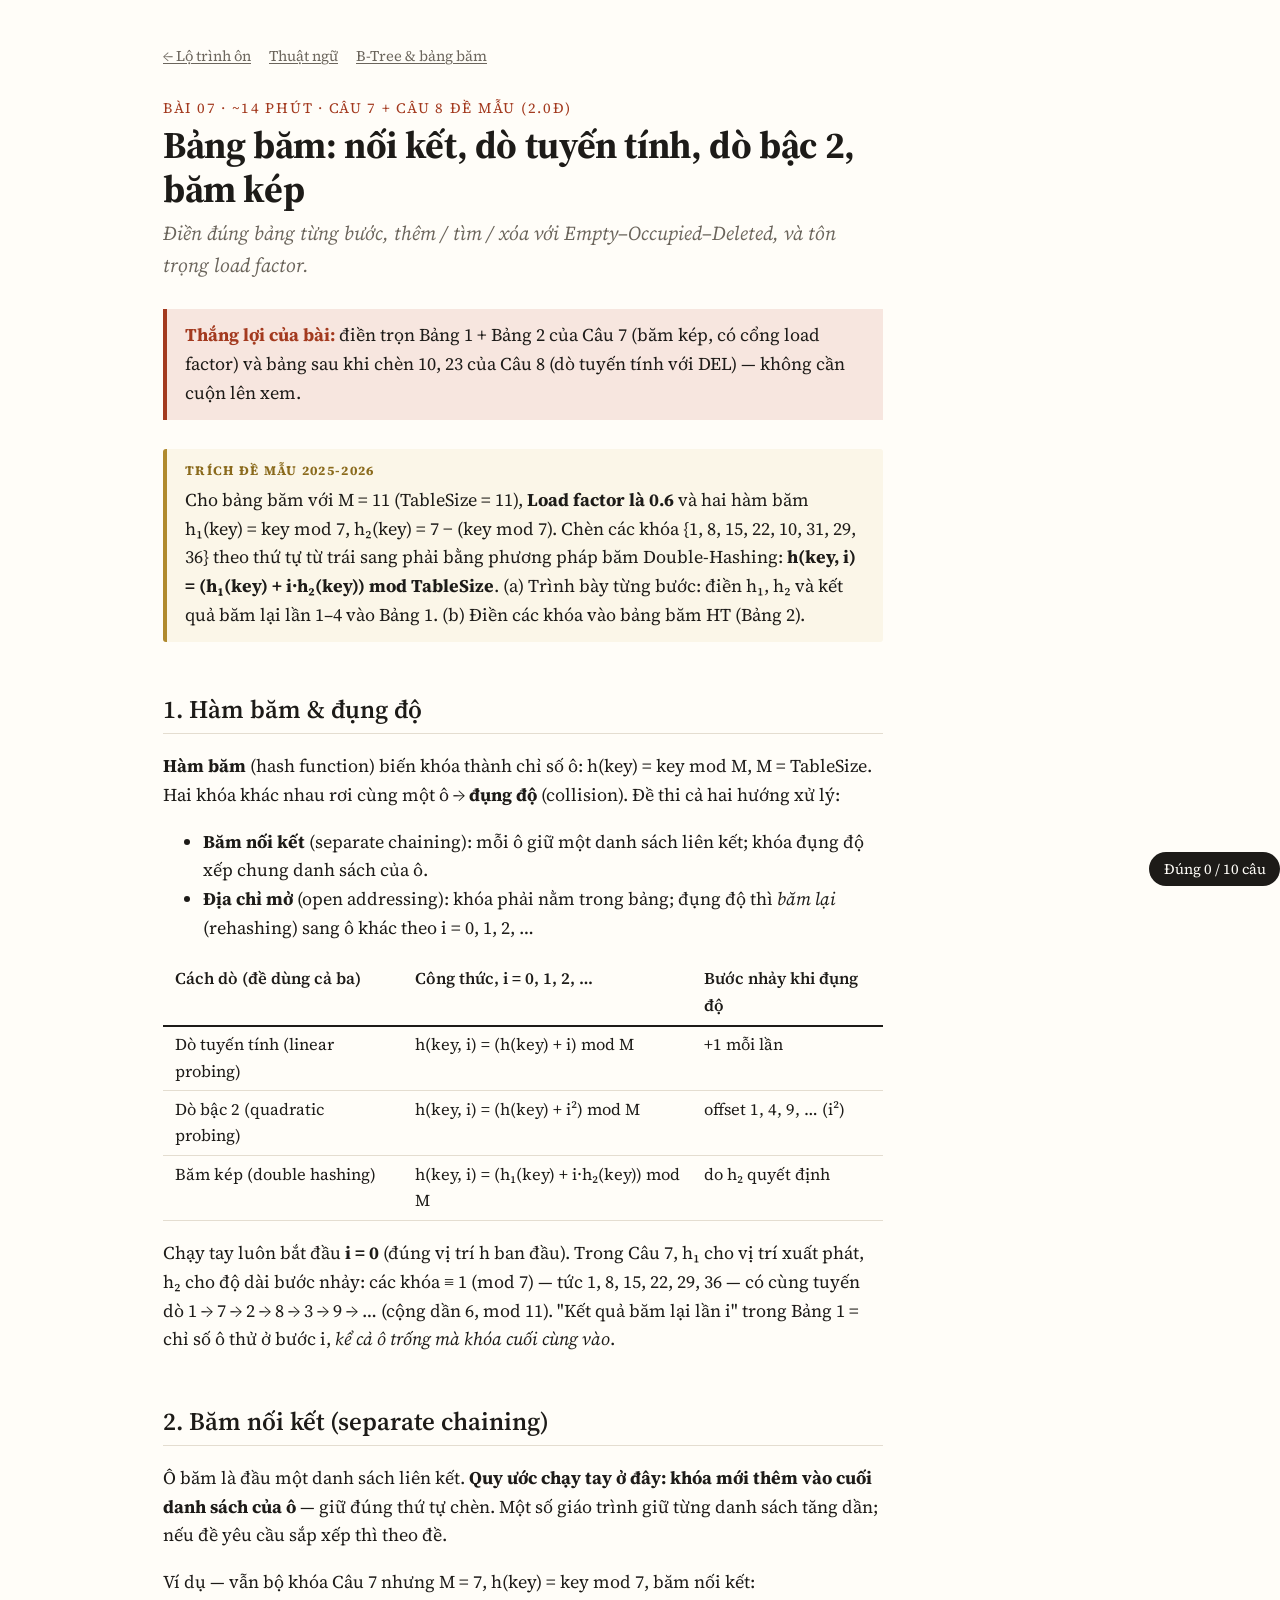
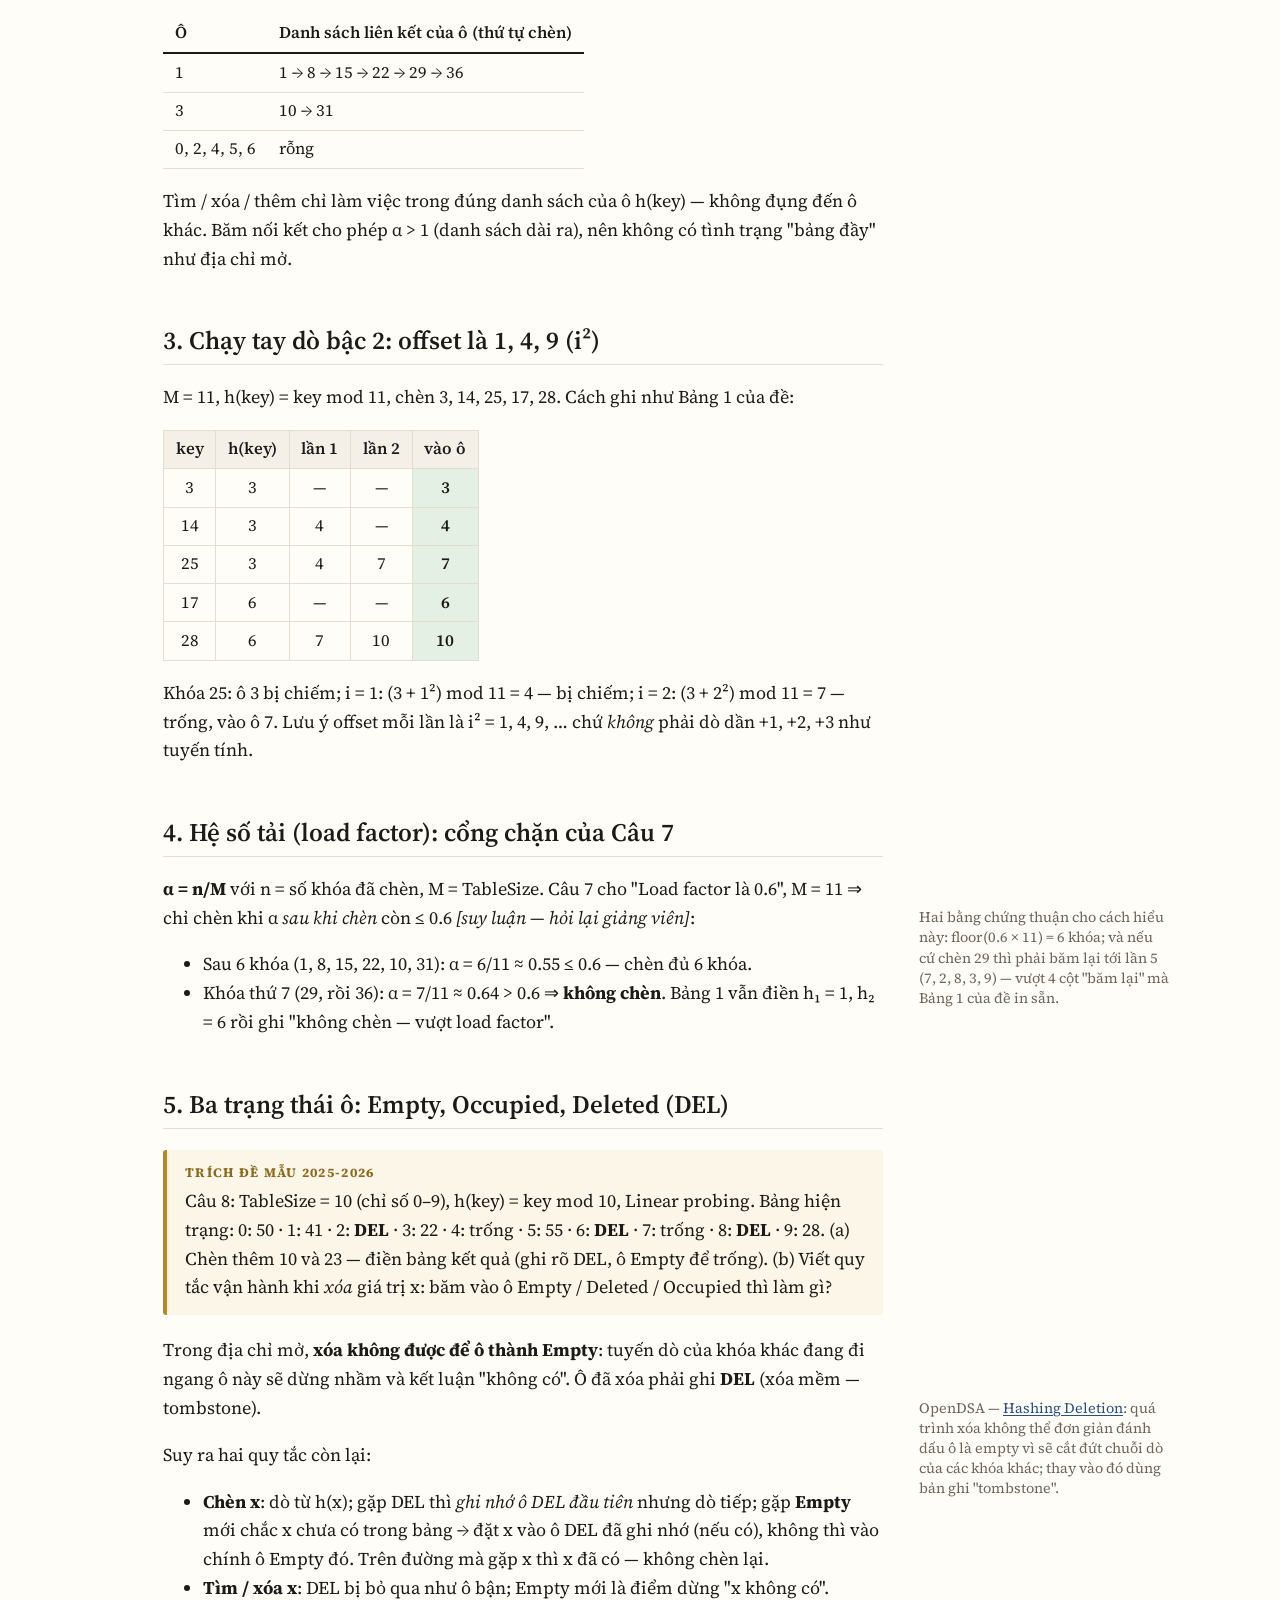
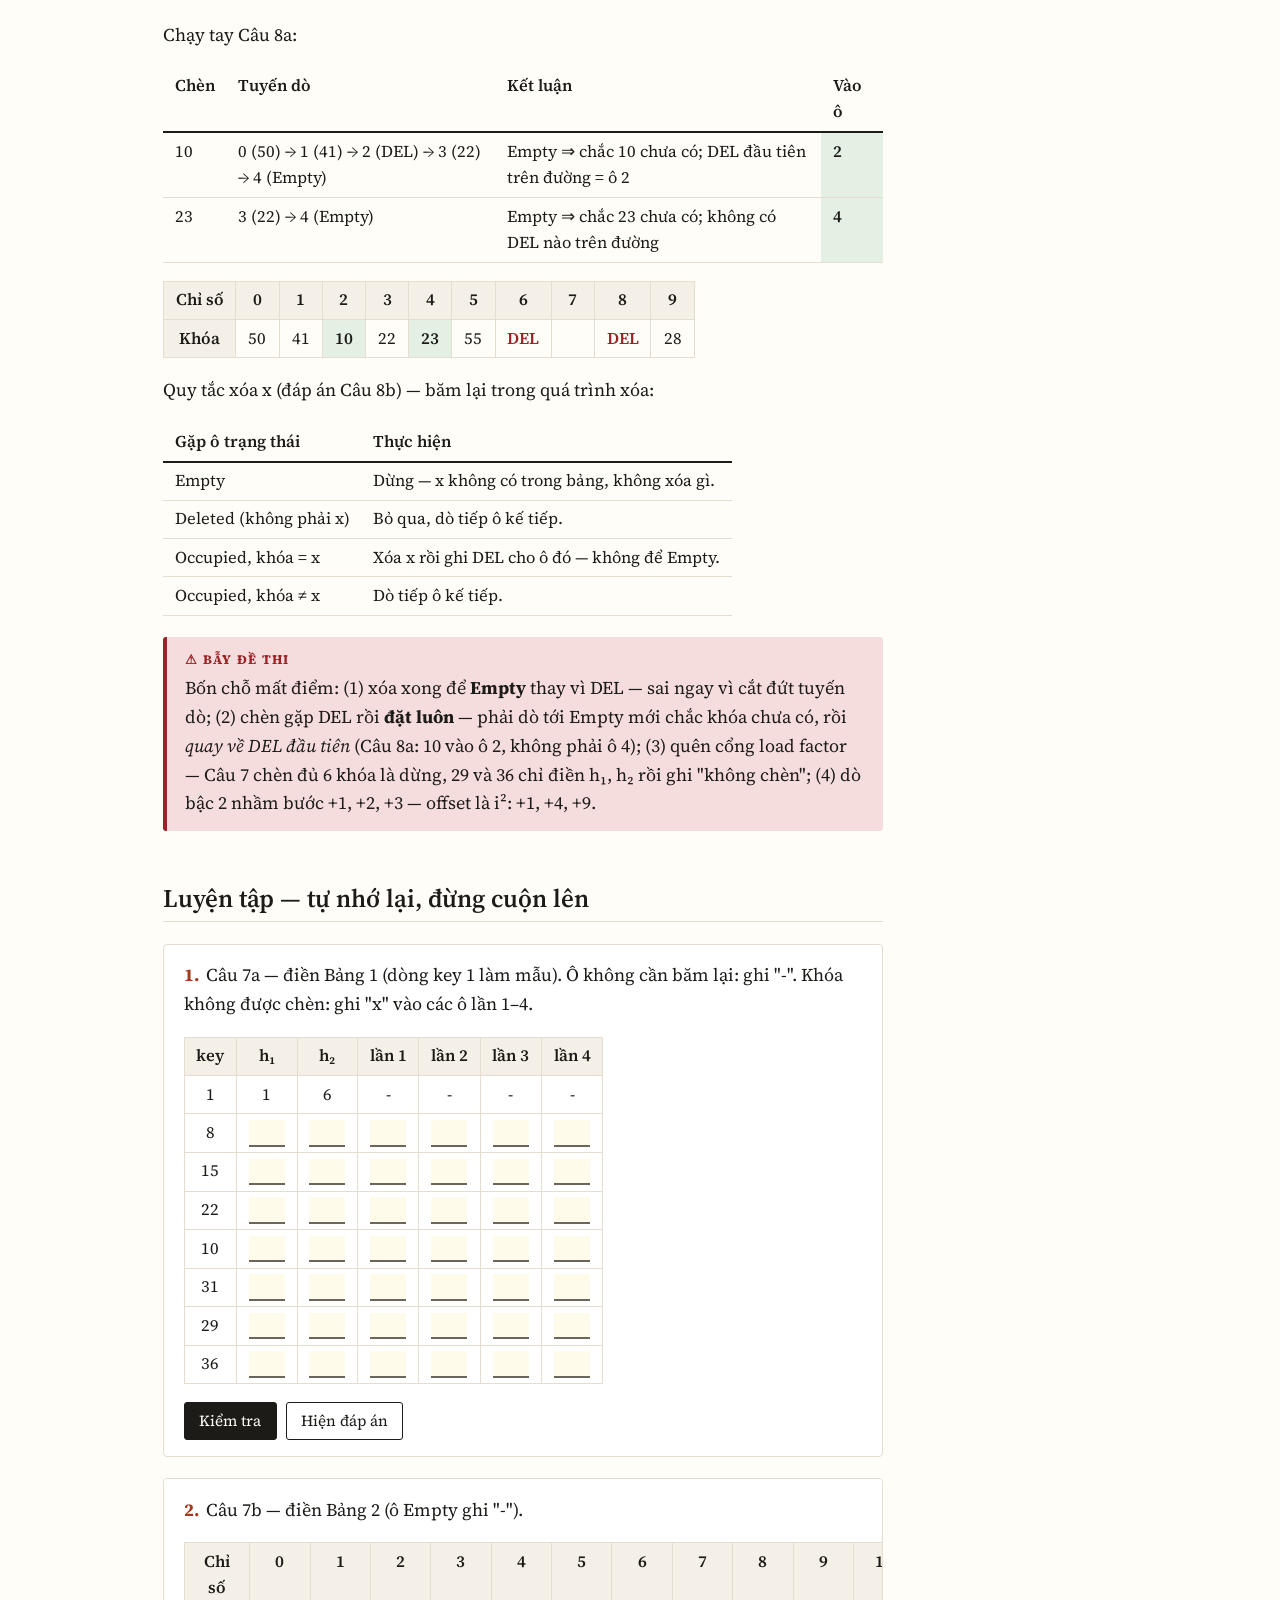
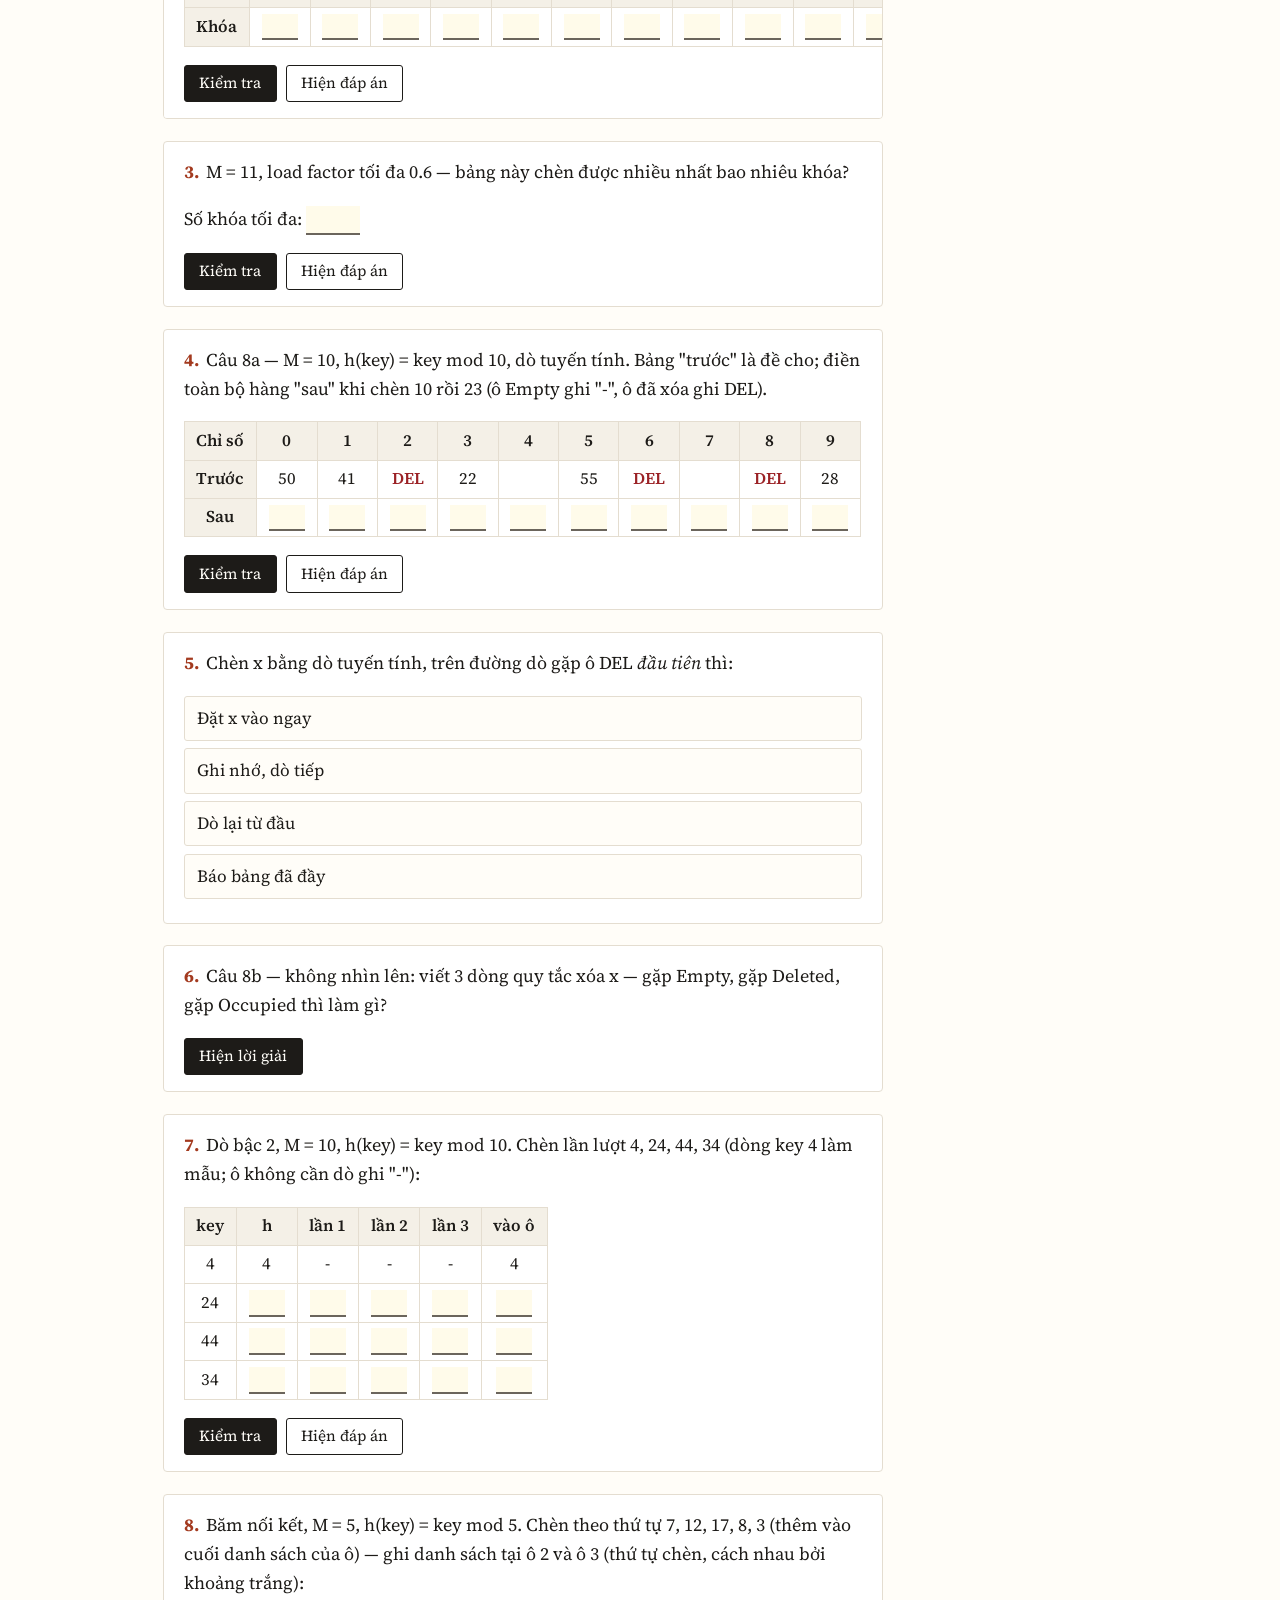
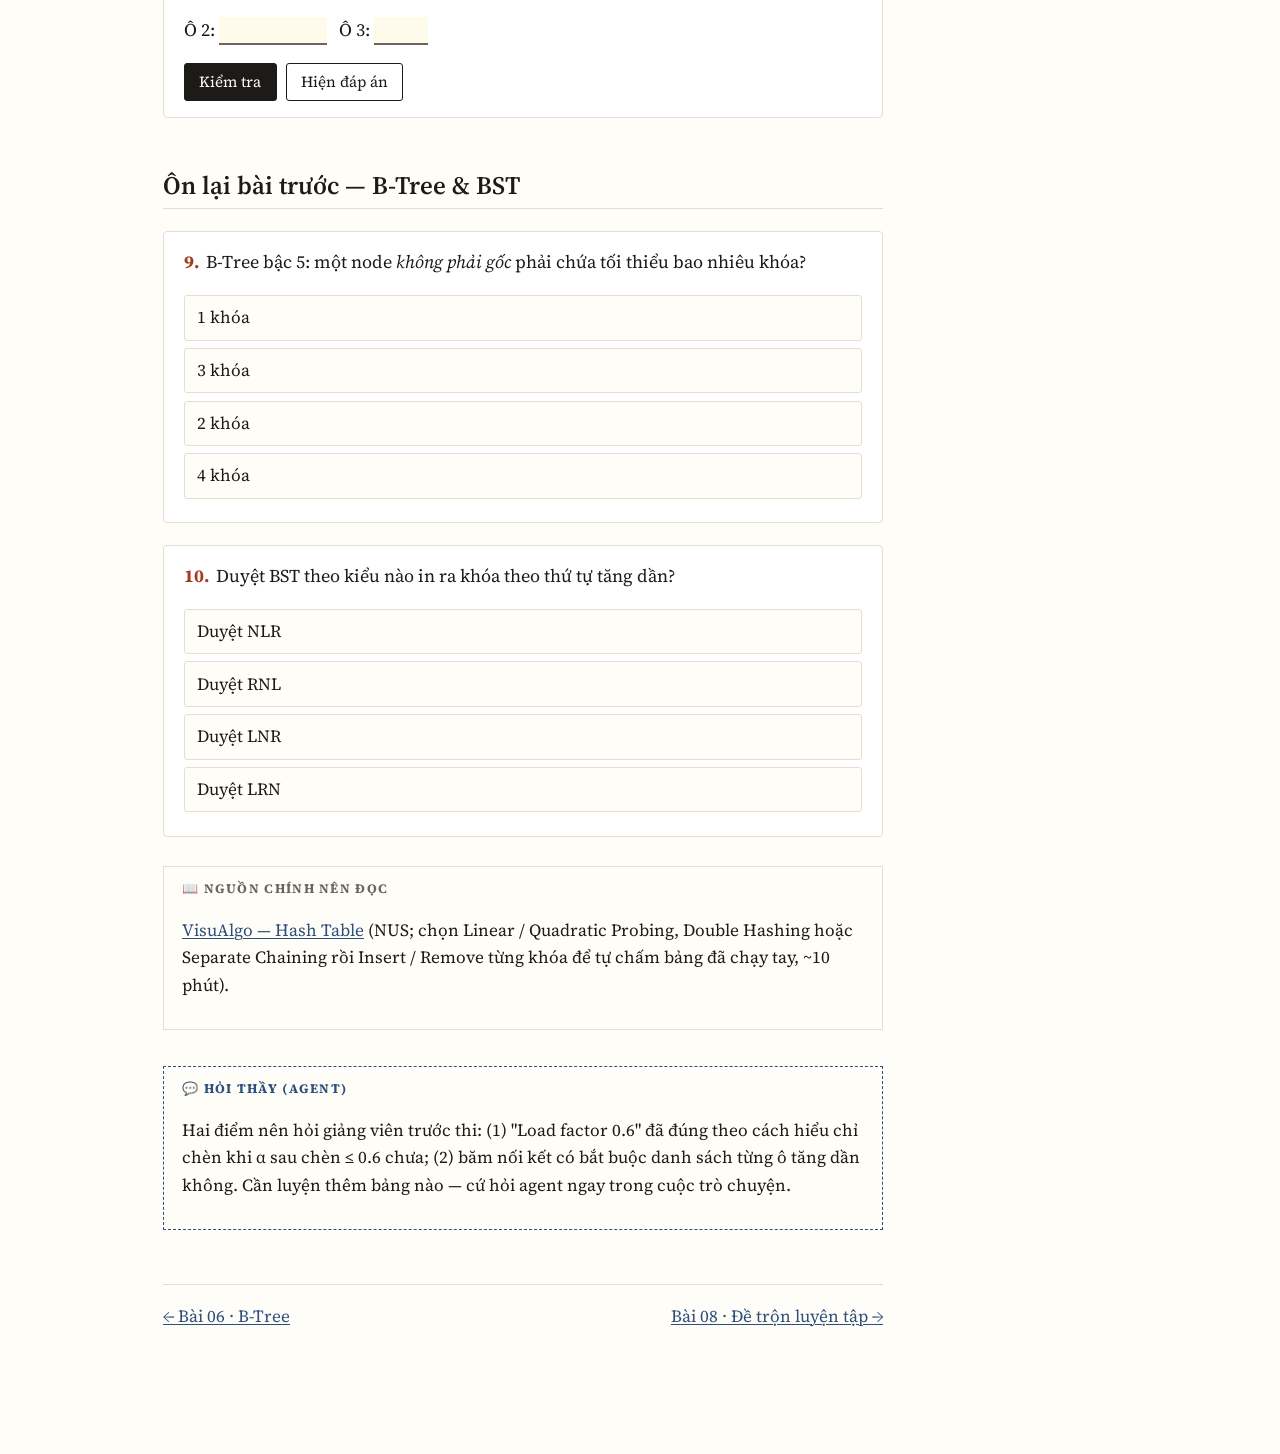
<file: lessons/0007-bang-bam.html>
<!doctype html>
<html lang="vi">
<head>
<meta charset="utf-8">
<meta name="viewport" content="width=device-width, initial-scale=1">
<title>07 · Bảng băm — Ôn thi CTDL&amp;GT</title>
<link rel="stylesheet" href="../assets/style.css">
<script src="../assets/quiz.js" defer></script>
</head>
<body>
<main>
<nav class="crumbs">
  <a href="../index.html">← Lộ trình ôn</a>
  <a href="../reference/glossary.html">Thuật ngữ</a>
  <a href="../reference/b-tree-va-bang-bam.html">B-Tree &amp; bảng băm</a>
</nav>

<p class="kicker">Bài 07 · ~14 phút · Câu 7 + Câu 8 đề mẫu (2.0đ)</p>
<h1>Bảng băm: nối kết, dò tuyến tính, dò bậc 2, băm kép</h1>
<p class="subtitle">Điền đúng bảng từng bước, thêm / tìm / xóa với Empty–Occupied–Deleted, và tôn trọng load factor.</p>

<div class="goal"><strong>Thắng lợi của bài:</strong> điền trọn Bảng 1 + Bảng 2 của Câu 7 (băm kép, có cổng load factor) và bảng sau khi chèn 10, 23 của Câu 8 (dò tuyến tính với DEL) — không cần cuộn lên xem.</div>

<div class="callout exam">
<p>Cho bảng băm với M = 11 (TableSize = 11), <strong>Load factor là 0.6</strong> và hai hàm băm h₁(key) = key mod 7, h₂(key) = 7 − (key mod 7). Chèn các khóa {1, 8, 15, 22, 10, 31, 29, 36} theo thứ tự từ trái sang phải bằng phương pháp băm Double-Hashing: <strong>h(key, i) = (h₁(key) + i·h₂(key)) mod TableSize</strong>. (a) Trình bày từng bước: điền h₁, h₂ và kết quả băm lại lần 1–4 vào Bảng 1. (b) Điền các khóa vào bảng băm HT (Bảng 2).</p>
</div>

<h2>1. Hàm băm &amp; đụng độ</h2>
<p><strong>Hàm băm</strong> (hash function) biến khóa thành chỉ số ô: h(key) = key mod M, M = TableSize. Hai khóa khác nhau rơi cùng một ô → <strong>đụng độ</strong> (collision). Đề thi cả hai hướng xử lý:</p>
<ul>
<li><strong>Băm nối kết</strong> (separate chaining): mỗi ô giữ một danh sách liên kết; khóa đụng độ xếp chung danh sách của ô.</li>
<li><strong>Địa chỉ mở</strong> (open addressing): khóa phải nằm trong bảng; đụng độ thì <em>băm lại</em> (rehashing) sang ô khác theo i = 0, 1, 2, …</li>
</ul>
<table>
<tr><th>Cách dò (đề dùng cả ba)</th><th>Công thức, i = 0, 1, 2, …</th><th>Bước nhảy khi đụng độ</th></tr>
<tr><td>Dò tuyến tính (linear probing)</td><td>h(key, i) = (h(key) + i) mod M</td><td>+1 mỗi lần</td></tr>
<tr><td>Dò bậc 2 (quadratic probing)</td><td>h(key, i) = (h(key) + i²) mod M</td><td>offset 1, 4, 9, … (i²)</td></tr>
<tr><td>Băm kép (double hashing)</td><td>h(key, i) = (h₁(key) + i·h₂(key)) mod M</td><td>do h₂ quyết định</td></tr>
</table>
<p>Chạy tay luôn bắt đầu <strong>i = 0</strong> (đúng vị trí h ban đầu). Trong Câu 7, h₁ cho vị trí xuất phát, h₂ cho độ dài bước nhảy: các khóa ≡ 1 (mod 7) — tức 1, 8, 15, 22, 29, 36 — có cùng tuyến dò 1 → 7 → 2 → 8 → 3 → 9 → … (cộng dần 6, mod 11). "Kết quả băm lại lần i" trong Bảng 1 = chỉ số ô thử ở bước i, <em>kể cả ô trống mà khóa cuối cùng vào</em>.</p>

<h2>2. Băm nối kết (separate chaining)</h2>
<p>Ô băm là đầu một danh sách liên kết. <strong>Quy ước chạy tay ở đây: khóa mới thêm vào cuối danh sách của ô</strong> — giữ đúng thứ tự chèn. Một số giáo trình giữ từng danh sách tăng dần; nếu đề yêu cầu sắp xếp thì theo đề.</p>
<p>Ví dụ — vẫn bộ khóa Câu 7 nhưng M = 7, h(key) = key mod 7, băm nối kết:</p>
<table>
<tr><th>Ô</th><th>Danh sách liên kết của ô (thứ tự chèn)</th></tr>
<tr><td>1</td><td>1 → 8 → 15 → 22 → 29 → 36</td></tr>
<tr><td>3</td><td>10 → 31</td></tr>
<tr><td>0, 2, 4, 5, 6</td><td>rỗng</td></tr>
</table>
<p>Tìm / xóa / thêm chỉ làm việc trong đúng danh sách của ô h(key) — không đụng đến ô khác. Băm nối kết cho phép α &gt; 1 (danh sách dài ra), nên không có tình trạng "bảng đầy" như địa chỉ mở.</p>

<h2>3. Chạy tay dò bậc 2: offset là 1, 4, 9 (i²)</h2>
<p>M = 11, h(key) = key mod 11, chèn 3, 14, 25, 17, 28. Cách ghi như Bảng 1 của đề:</p>
<table class="grid">
<tr><th>key</th><th>h(key)</th><th>lần 1</th><th>lần 2</th><th>vào ô</th></tr>
<tr><td>3</td><td>3</td><td>—</td><td>—</td><td class="new">3</td></tr>
<tr><td>14</td><td>3</td><td>4</td><td>—</td><td class="new">4</td></tr>
<tr><td>25</td><td>3</td><td>4</td><td>7</td><td class="new">7</td></tr>
<tr><td>17</td><td>6</td><td>—</td><td>—</td><td class="new">6</td></tr>
<tr><td>28</td><td>6</td><td>7</td><td>10</td><td class="new">10</td></tr>
</table>
<p>Khóa 25: ô 3 bị chiếm; i = 1: (3 + 1²) mod 11 = 4 — bị chiếm; i = 2: (3 + 2²) mod 11 = 7 — trống, vào ô 7. Lưu ý offset mỗi lần là i² = 1, 4, 9, … chứ <em>không</em> phải dò dần +1, +2, +3 như tuyến tính.</p>

<h2>4. Hệ số tải (load factor): cổng chặn của Câu 7</h2>
<p><strong>α = n/M</strong> với n = số khóa đã chèn, M = TableSize. Câu 7 cho "Load factor là 0.6", M = 11 ⇒ chỉ chèn khi α <em>sau khi chèn</em> còn ≤ 0.6 <em>[suy luận — hỏi lại giảng viên]</em>:<span class="marginnote">Hai bằng chứng thuận cho cách hiểu này: floor(0.6 × 11) = 6 khóa; và nếu cứ chèn 29 thì phải băm lại tới lần 5 (7, 2, 8, 3, 9) — vượt 4 cột "băm lại" mà Bảng 1 của đề in sẵn.</span></p>
<ul>
<li>Sau 6 khóa (1, 8, 15, 22, 10, 31): α = 6/11 ≈ 0.55 ≤ 0.6 — chèn đủ 6 khóa.</li>
<li>Khóa thứ 7 (29, rồi 36): α = 7/11 ≈ 0.64 &gt; 0.6 ⇒ <strong>không chèn</strong>. Bảng 1 vẫn điền h₁ = 1, h₂ = 6 rồi ghi "không chèn — vượt load factor".</li>
</ul>

<h2>5. Ba trạng thái ô: Empty, Occupied, Deleted (DEL)</h2>
<div class="callout exam">
<p>Câu 8: TableSize = 10 (chỉ số 0–9), h(key) = key mod 10, Linear probing. Bảng hiện trạng: 0: 50 · 1: 41 · 2: <strong>DEL</strong> · 3: 22 · 4: trống · 5: 55 · 6: <strong>DEL</strong> · 7: trống · 8: <strong>DEL</strong> · 9: 28. (a) Chèn thêm 10 và 23 — điền bảng kết quả (ghi rõ DEL, ô Empty để trống). (b) Viết quy tắc vận hành khi <em>xóa</em> giá trị x: băm vào ô Empty / Deleted / Occupied thì làm gì?</p>
</div>
<p>Trong địa chỉ mở, <strong>xóa không được để ô thành Empty</strong>: tuyến dò của khóa khác đang đi ngang ô này sẽ dừng nhầm và kết luận "không có". Ô đã xóa phải ghi <strong>DEL</strong> (xóa mềm — tombstone).<span class="sidenote">OpenDSA — <a href="https://opendsa-server.cs.vt.edu/ODSA/Books/CS3/html/HashDel.html">Hashing Deletion</a>: quá trình xóa không thể đơn giản đánh dấu ô là empty vì sẽ cắt đứt chuỗi dò của các khóa khác; thay vào đó dùng bản ghi "tombstone".</span></p>
<p>Suy ra hai quy tắc còn lại:</p>
<ul>
<li><strong>Chèn x</strong>: dò từ h(x); gặp DEL thì <em>ghi nhớ ô DEL đầu tiên</em> nhưng dò tiếp; gặp <strong>Empty</strong> mới chắc x chưa có trong bảng → đặt x vào ô DEL đã ghi nhớ (nếu có), không thì vào chính ô Empty đó. Trên đường mà gặp x thì x đã có — không chèn lại.</li>
<li><strong>Tìm / xóa x</strong>: DEL bị bỏ qua như ô bận; Empty mới là điểm dừng "x không có".</li>
</ul>
<p>Chạy tay Câu 8a:</p>
<table>
<tr><th>Chèn</th><th>Tuyến dò</th><th>Kết luận</th><th>Vào ô</th></tr>
<tr><td>10</td><td>0 (50) → 1 (41) → 2 (DEL) → 3 (22) → 4 (Empty)</td><td>Empty ⇒ chắc 10 chưa có; DEL đầu tiên trên đường = ô 2</td><td class="new">2</td></tr>
<tr><td>23</td><td>3 (22) → 4 (Empty)</td><td>Empty ⇒ chắc 23 chưa có; không có DEL nào trên đường</td><td class="new">4</td></tr>
</table>
<table class="grid">
<tr><th>Chỉ số</th><th>0</th><th>1</th><th>2</th><th>3</th><th>4</th><th>5</th><th>6</th><th>7</th><th>8</th><th>9</th></tr>
<tr><th>Khóa</th><td>50</td><td>41</td><td class="new">10</td><td>22</td><td class="new">23</td><td>55</td><td class="del">DEL</td><td></td><td class="del">DEL</td><td>28</td></tr>
</table>
<p>Quy tắc xóa x (đáp án Câu 8b) — băm lại trong quá trình xóa:</p>
<table>
<tr><th>Gặp ô trạng thái</th><th>Thực hiện</th></tr>
<tr><td>Empty</td><td>Dừng — x không có trong bảng, không xóa gì.</td></tr>
<tr><td>Deleted (không phải x)</td><td>Bỏ qua, dò tiếp ô kế tiếp.</td></tr>
<tr><td>Occupied, khóa = x</td><td>Xóa x rồi ghi DEL cho ô đó — không để Empty.</td></tr>
<tr><td>Occupied, khóa ≠ x</td><td>Dò tiếp ô kế tiếp.</td></tr>
</table>

<div class="callout trap">
<p>Bốn chỗ mất điểm: (1) xóa xong để <strong>Empty</strong> thay vì DEL — sai ngay vì cắt đứt tuyến dò; (2) chèn gặp DEL rồi <strong>đặt luôn</strong> — phải dò tới Empty mới chắc khóa chưa có, rồi <em>quay về DEL đầu tiên</em> (Câu 8a: 10 vào ô 2, không phải ô 4); (3) quên cổng load factor — Câu 7 chèn đủ 6 khóa là dừng, 29 và 36 chỉ điền h₁, h₂ rồi ghi "không chèn"; (4) dò bậc 2 nhầm bước +1, +2, +3 — offset là i²: +1, +4, +9.</p>
</div>

<h2>Luyện tập — tự nhớ lại, đừng cuộn lên</h2>

<div class="q">
  <p class="q-prompt">Câu 7a — điền Bảng 1 (dòng key 1 làm mẫu). Ô không cần băm lại: ghi "-". Khóa không được chèn: ghi "x" vào các ô lần 1–4.</p>
  <table class="grid">
  <tr><th>key</th><th>h₁</th><th>h₂</th><th>lần 1</th><th>lần 2</th><th>lần 3</th><th>lần 4</th></tr>
  <tr><td>1</td><td>1</td><td>6</td><td>-</td><td>-</td><td>-</td><td>-</td></tr>
  <tr><td>8</td><td><span class="blank" data-accept='["1"]' data-width="4"></span></td><td><span class="blank" data-accept='["6"]' data-width="4"></span></td><td><span class="blank" data-accept='["7"]' data-width="4"></span></td><td><span class="blank" data-accept='["-", "—", "", "x"]' data-width="4"></span></td><td><span class="blank" data-accept='["-", "—", "", "x"]' data-width="4"></span></td><td><span class="blank" data-accept='["-", "—", "", "x"]' data-width="4"></span></td></tr>
  <tr><td>15</td><td><span class="blank" data-accept='["1"]' data-width="4"></span></td><td><span class="blank" data-accept='["6"]' data-width="4"></span></td><td><span class="blank" data-accept='["7"]' data-width="4"></span></td><td><span class="blank" data-accept='["2"]' data-width="4"></span></td><td><span class="blank" data-accept='["-", "—", "", "x"]' data-width="4"></span></td><td><span class="blank" data-accept='["-", "—", "", "x"]' data-width="4"></span></td></tr>
  <tr><td>22</td><td><span class="blank" data-accept='["1"]' data-width="4"></span></td><td><span class="blank" data-accept='["6"]' data-width="4"></span></td><td><span class="blank" data-accept='["7"]' data-width="4"></span></td><td><span class="blank" data-accept='["2"]' data-width="4"></span></td><td><span class="blank" data-accept='["8"]' data-width="4"></span></td><td><span class="blank" data-accept='["-", "—", "", "x"]' data-width="4"></span></td></tr>
  <tr><td>10</td><td><span class="blank" data-accept='["3"]' data-width="4"></span></td><td><span class="blank" data-accept='["4"]' data-width="4"></span></td><td><span class="blank" data-accept='["-", "—", "", "x"]' data-width="4"></span></td><td><span class="blank" data-accept='["-", "—", "", "x"]' data-width="4"></span></td><td><span class="blank" data-accept='["-", "—", "", "x"]' data-width="4"></span></td><td><span class="blank" data-accept='["-", "—", "", "x"]' data-width="4"></span></td></tr>
  <tr><td>31</td><td><span class="blank" data-accept='["3"]' data-width="4"></span></td><td><span class="blank" data-accept='["4"]' data-width="4"></span></td><td><span class="blank" data-accept='["7"]' data-width="4"></span></td><td><span class="blank" data-accept='["0"]' data-width="4"></span></td><td><span class="blank" data-accept='["-", "—", "", "x"]' data-width="4"></span></td><td><span class="blank" data-accept='["-", "—", "", "x"]' data-width="4"></span></td></tr>
  <tr><td>29</td><td><span class="blank" data-accept='["1"]' data-width="4"></span></td><td><span class="blank" data-accept='["6"]' data-width="4"></span></td><td><span class="blank" data-accept='["x", "không chèn", "khong chen", "-", "—", ""]' data-width="4"></span></td><td><span class="blank" data-accept='["x", "không chèn", "khong chen", "-", "—", ""]' data-width="4"></span></td><td><span class="blank" data-accept='["x", "không chèn", "khong chen", "-", "—", ""]' data-width="4"></span></td><td><span class="blank" data-accept='["x", "không chèn", "khong chen", "-", "—", ""]' data-width="4"></span></td></tr>
  <tr><td>36</td><td><span class="blank" data-accept='["1"]' data-width="4"></span></td><td><span class="blank" data-accept='["6"]' data-width="4"></span></td><td><span class="blank" data-accept='["x", "không chèn", "khong chen", "-", "—", ""]' data-width="4"></span></td><td><span class="blank" data-accept='["x", "không chèn", "khong chen", "-", "—", ""]' data-width="4"></span></td><td><span class="blank" data-accept='["x", "không chèn", "khong chen", "-", "—", ""]' data-width="4"></span></td><td><span class="blank" data-accept='["x", "không chèn", "khong chen", "-", "—", ""]' data-width="4"></span></td></tr>
  </table>
  <div class="q-explain">8: (1+1·6) mod 11 = 7. 15 và 22 đi tiếp cùng tuyến: 7 rồi 2; 22 cần thêm i = 3: (1+3·6) mod 11 = (1+18) mod 11 = 8. 10: h₁ = 3 trống ngay (h₂ = 4 không dùng tới). 31: i = 1: (3+4) = 7 bị chiếm; i = 2: (3+8) mod 11 = 0. Sau 6 khóa, chèn khóa thứ 7 đưa α = 7/11 ≈ 0.64 &gt; 0.6 nên 29, 36 không chèn <em>[suy luận]</em>.</div>
</div>

<div class="q">
  <p class="q-prompt">Câu 7b — điền Bảng 2 (ô Empty ghi "-").</p>
  <table class="grid">
  <tr><th>Chỉ số</th><th>0</th><th>1</th><th>2</th><th>3</th><th>4</th><th>5</th><th>6</th><th>7</th><th>8</th><th>9</th><th>10</th></tr>
  <tr><th>Khóa</th><td><span class="blank" data-accept='["31"]' data-width="4"></span></td><td><span class="blank" data-accept='["1"]' data-width="4"></span></td><td><span class="blank" data-accept='["15"]' data-width="4"></span></td><td><span class="blank" data-accept='["10"]' data-width="4"></span></td><td><span class="blank" data-accept='["-", "—", "", "empty"]' data-width="4"></span></td><td><span class="blank" data-accept='["-", "—", "", "empty"]' data-width="4"></span></td><td><span class="blank" data-accept='["-", "—", "", "empty"]' data-width="4"></span></td><td><span class="blank" data-accept='["8"]' data-width="4"></span></td><td><span class="blank" data-accept='["22"]' data-width="4"></span></td><td><span class="blank" data-accept='["-", "—", "", "empty"]' data-width="4"></span></td><td><span class="blank" data-accept='["-", "—", "", "empty"]' data-width="4"></span></td></tr>
  </table>
  <div class="q-explain">Đúng 6 khóa đầu: 1 → ô 1; 8 → ô 7; 15 → ô 2; 22 → ô 8; 10 → ô 3; 31 → ô 0. Các ô 4, 5, 6, 9, 10 trống (Empty).</div>
</div>

<div class="q">
  <p class="q-prompt">M = 11, load factor tối đa 0.6 — bảng này chèn được nhiều nhất bao nhiêu khóa?</p>
  <p>Số khóa tối đa: <span class="blank" data-accept="6" data-width="3"></span></p>
  <div class="q-explain">floor(0.6 × 11) = floor(6.6) = 6. Khóa thứ 7 sẽ đưa α = 7/11 ≈ 0.64 &gt; 0.6 <em>[suy luận — hỏi lại giảng viên]</em>.</div>
</div>

<div class="q">
  <p class="q-prompt">Câu 8a — M = 10, h(key) = key mod 10, dò tuyến tính. Bảng "trước" là đề cho; điền toàn bộ hàng "sau" khi chèn 10 rồi 23 (ô Empty ghi "-", ô đã xóa ghi DEL).</p>
  <table class="grid">
  <tr><th>Chỉ số</th><th>0</th><th>1</th><th>2</th><th>3</th><th>4</th><th>5</th><th>6</th><th>7</th><th>8</th><th>9</th></tr>
  <tr><th>Trước</th><td>50</td><td>41</td><td class="del">DEL</td><td>22</td><td></td><td>55</td><td class="del">DEL</td><td></td><td class="del">DEL</td><td>28</td></tr>
  <tr><th>Sau</th><td><span class="blank" data-accept='["50"]' data-width="4"></span></td><td><span class="blank" data-accept='["41"]' data-width="4"></span></td><td><span class="blank" data-accept='["10"]' data-width="4"></span></td><td><span class="blank" data-accept='["22"]' data-width="4"></span></td><td><span class="blank" data-accept='["23"]' data-width="4"></span></td><td><span class="blank" data-accept='["55"]' data-width="4"></span></td><td><span class="blank" data-accept='["DEL", "deleted"]' data-width="4"></span></td><td><span class="blank" data-accept='["-", "—", "", "empty"]' data-width="4"></span></td><td><span class="blank" data-accept='["DEL", "deleted"]' data-width="4"></span></td><td><span class="blank" data-accept='["28"]' data-width="4"></span></td></tr>
  </table>
  <div class="q-explain">10: dò 0 (50) → 1 (41) → 2 (DEL, ghi nhớ) → 3 (22) → 4 (Empty ⇒ chắc chưa có 10) → quay về DEL đầu tiên = ô 2. 23: dò 3 (22) → 4 (Empty, không có DEL trên đường) → ô 4.</div>
</div>

<div class="q">
  <p class="q-prompt">Chèn x bằng dò tuyến tính, trên đường dò gặp ô DEL <em>đầu tiên</em> thì:</p>
  <ol class="q-options">
    <li><button data-correct>Ghi nhớ, dò tiếp</button></li>
    <li><button>Đặt x vào ngay</button></li>
    <li><button>Báo bảng đã đầy</button></li>
    <li><button>Dò lại từ đầu</button></li>
  </ol>
  <div class="q-explain">Phải dò tới Empty mới chắc x chưa có (x có thể nằm phía sau ô DEL); lúc đó mới quay về DEL đầu tiên để đặt x. Gặp x trên đường thì x đã có, không chèn lại.</div>
</div>

<div class="q" data-kind="self">
  <p class="q-prompt">Câu 8b — không nhìn lên: viết 3 dòng quy tắc xóa x — gặp Empty, gặp Deleted, gặp Occupied thì làm gì?</p>
  <div class="q-explain">Empty → dừng, x không có trong bảng. Deleted (không phải x) → bỏ qua, dò tiếp ô kế. Occupied → nếu khóa = x: xóa và ghi DEL (không để Empty); nếu khóa ≠ x: dò tiếp ô kế.</div>
</div>

<div class="q">
  <p class="q-prompt">Dò bậc 2, M = 10, h(key) = key mod 10. Chèn lần lượt 4, 24, 44, 34 (dòng key 4 làm mẫu; ô không cần dò ghi "-"):</p>
  <table class="grid">
  <tr><th>key</th><th>h</th><th>lần 1</th><th>lần 2</th><th>lần 3</th><th>vào ô</th></tr>
  <tr><td>4</td><td>4</td><td>-</td><td>-</td><td>-</td><td>4</td></tr>
  <tr><td>24</td><td><span class="blank" data-accept='["4"]' data-width="4"></span></td><td><span class="blank" data-accept='["5"]' data-width="4"></span></td><td><span class="blank" data-accept='["-", "—", ""]' data-width="4"></span></td><td><span class="blank" data-accept='["-", "—", ""]' data-width="4"></span></td><td><span class="blank" data-accept='["5"]' data-width="4"></span></td></tr>
  <tr><td>44</td><td><span class="blank" data-accept='["4"]' data-width="4"></span></td><td><span class="blank" data-accept='["5"]' data-width="4"></span></td><td><span class="blank" data-accept='["8"]' data-width="4"></span></td><td><span class="blank" data-accept='["-", "—", ""]' data-width="4"></span></td><td><span class="blank" data-accept='["8"]' data-width="4"></span></td></tr>
  <tr><td>34</td><td><span class="blank" data-accept='["4"]' data-width="4"></span></td><td><span class="blank" data-accept='["5"]' data-width="4"></span></td><td><span class="blank" data-accept='["8"]' data-width="4"></span></td><td><span class="blank" data-accept='["3"]' data-width="4"></span></td><td><span class="blank" data-accept='["3"]' data-width="4"></span></td></tr>
  </table>
  <div class="q-explain">24: (4+1²) = 5 trống. 44: 5 đã đầy ⇒ (4+2²) = 8. 34: 5, 8 đầy ⇒ (4+3²) mod 10 = 13 mod 10 = 3. Offset là 1, 4, 9 — bình phương của i.</div>
</div>

<div class="q">
  <p class="q-prompt">Băm nối kết, M = 5, h(key) = key mod 5. Chèn theo thứ tự 7, 12, 17, 8, 3 (thêm vào cuối danh sách của ô) — ghi danh sách tại ô 2 và ô 3 (thứ tự chèn, cách nhau bởi khoảng trắng):</p>
  <p>Ô 2: <span class="blank" data-accept='["7 12 17","7 → 12 → 17","7->12->17"]' data-width="12"></span> &nbsp; Ô 3: <span class="blank" data-accept='["8 3","8 → 3","8->3"]' data-width="6"></span></p>
  <div class="q-explain">7, 12, 17 đều ≡ 2 (mod 5) ⇒ cùng ô 2, theo thứ tự chèn 7 → 12 → 17. 8 ≡ 3 và 3 ≡ 3 ⇒ ô 3 chứa 8 → 3 (8 chèn trước).</div>
</div>

<h2>Ôn lại bài trước — B-Tree &amp; BST</h2>

<div class="q">
  <p class="q-prompt">B-Tree bậc 5: một node <em>không phải gốc</em> phải chứa tối thiểu bao nhiêu khóa?</p>
  <ol class="q-options">
    <li><button>1 khóa</button></li>
    <li><button data-correct>2 khóa</button></li>
    <li><button>3 khóa</button></li>
    <li><button>4 khóa</button></li>
  </ol>
  <div class="q-explain">⌈5/2⌉ − 1 = 3 − 1 = 2 khóa (tối đa m − 1 = 4). Gốc mới cần tối thiểu 1 khóa.</div>
</div>

<div class="q">
  <p class="q-prompt">Duyệt BST theo kiểu nào in ra khóa theo thứ tự tăng dần?</p>
  <ol class="q-options">
    <li><button>Duyệt NLR</button></li>
    <li><button data-correct>Duyệt LNR</button></li>
    <li><button>Duyệt LRN</button></li>
    <li><button>Duyệt RNL</button></li>
  </ol>
  <div class="q-explain">Trái &lt; gốc &lt; phải nên duyệt trung tự LNR (trái–gốc–phải) cho dãy tăng dần; RNL cho dãy giảm dần.</div>
</div>

<div class="source">
<p><a href="https://visualgo.net/en/hashtable">VisuAlgo — Hash Table</a> (NUS; chọn Linear / Quadratic Probing, Double Hashing hoặc Separate Chaining rồi Insert / Remove từng khóa để tự chấm bảng đã chạy tay, ~10 phút).</p>
</div>

<div class="ask"><p>Hai điểm nên hỏi giảng viên trước thi: (1) "Load factor 0.6" đã đúng theo cách hiểu chỉ chèn khi α sau chèn ≤ 0.6 chưa; (2) băm nối kết có bắt buộc danh sách từng ô tăng dần không. Cần luyện thêm bảng nào — cứ hỏi agent ngay trong cuộc trò chuyện.</p></div>

<nav class="pager">
  <a href="0006-b-tree.html">← Bài 06 · B-Tree</a>
  <a href="0008-de-tron-luyen-tap.html">Bài 08 · Đề trộn luyện tập →</a>
</nav>
</main>
</body>
</html>
</file>
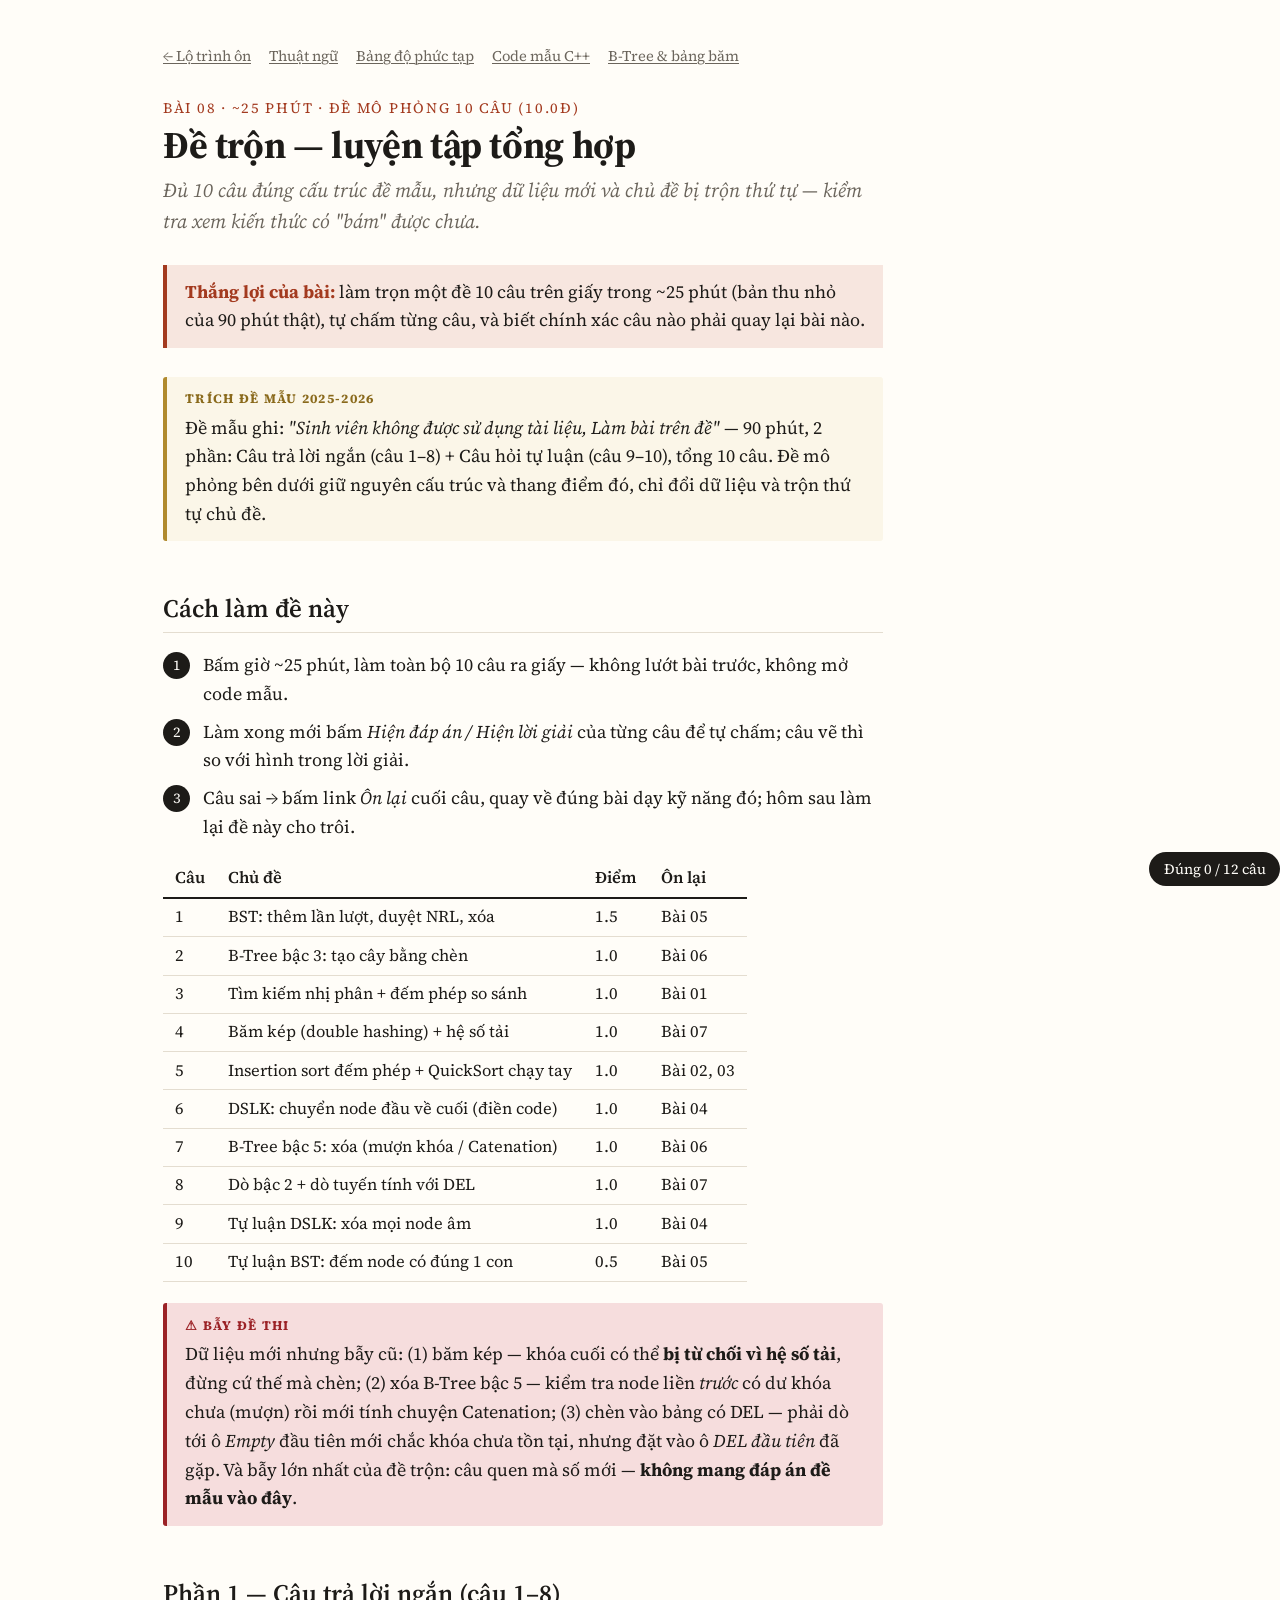
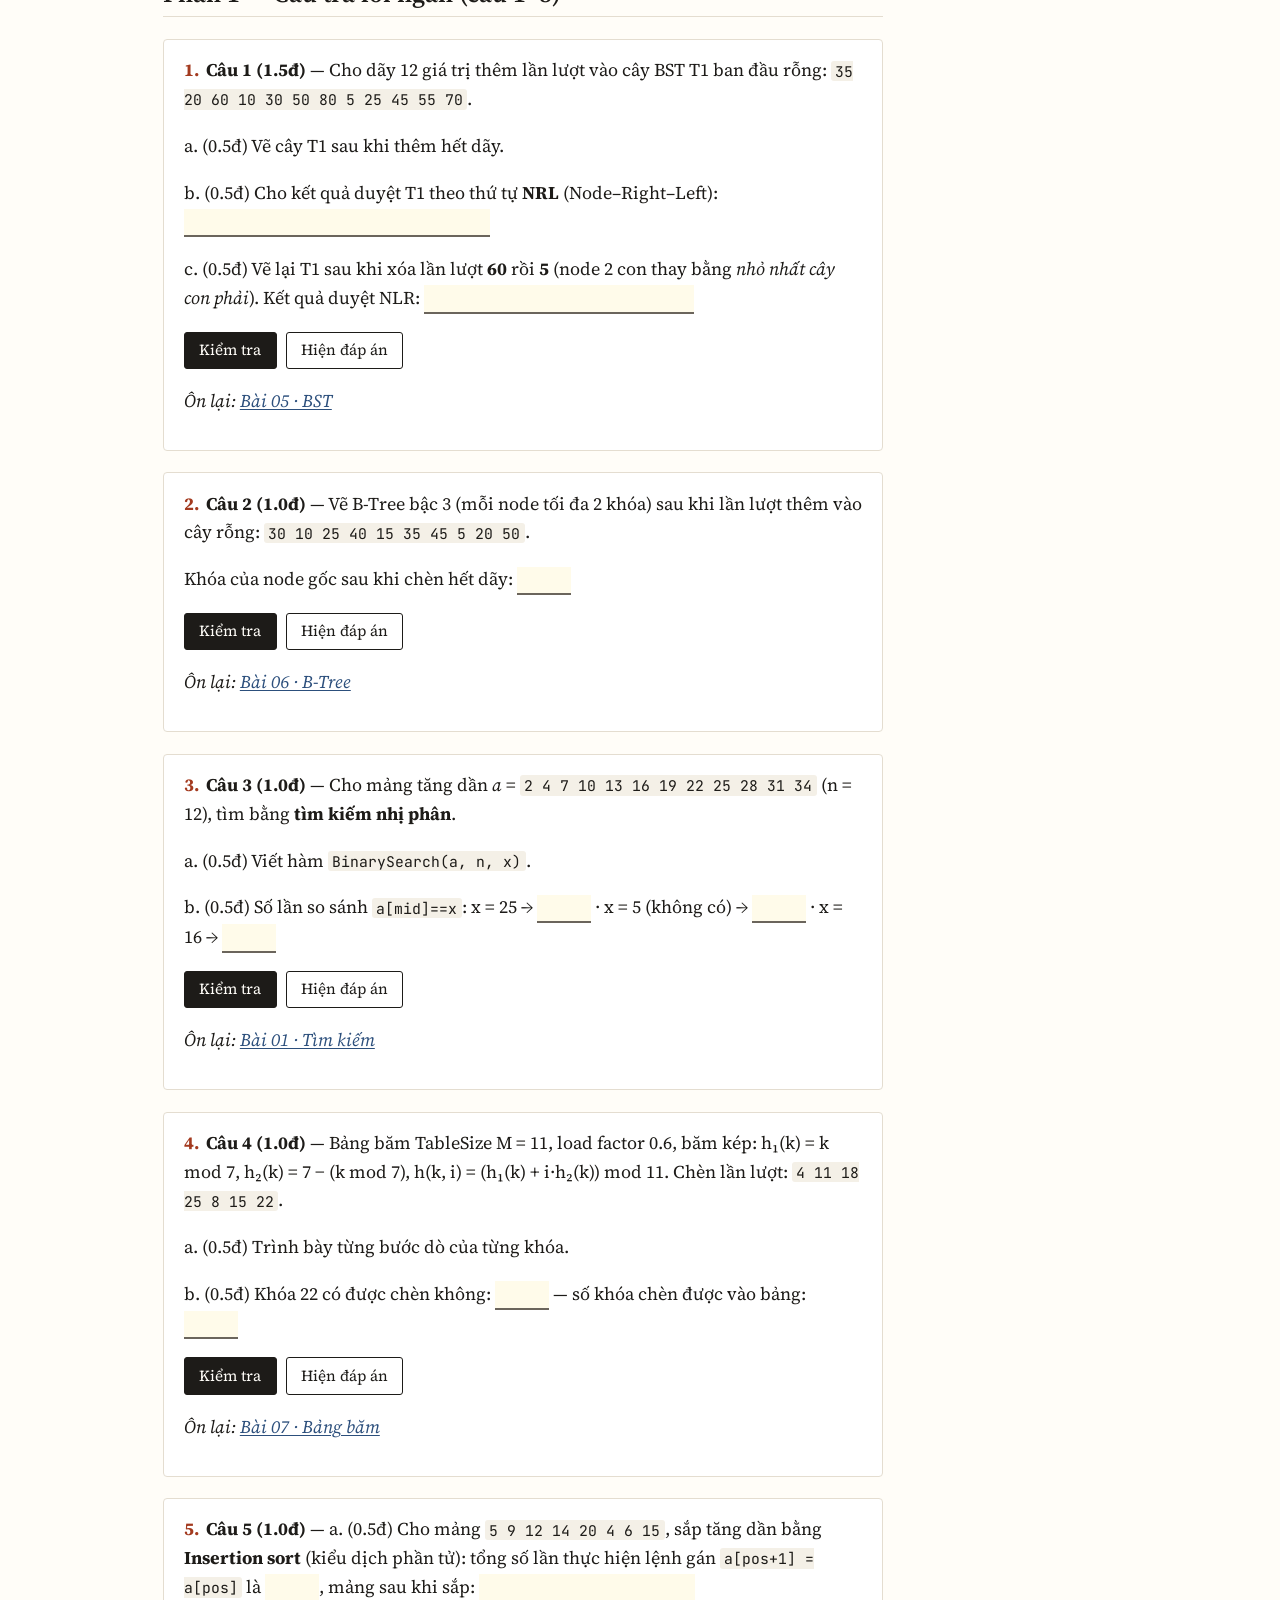
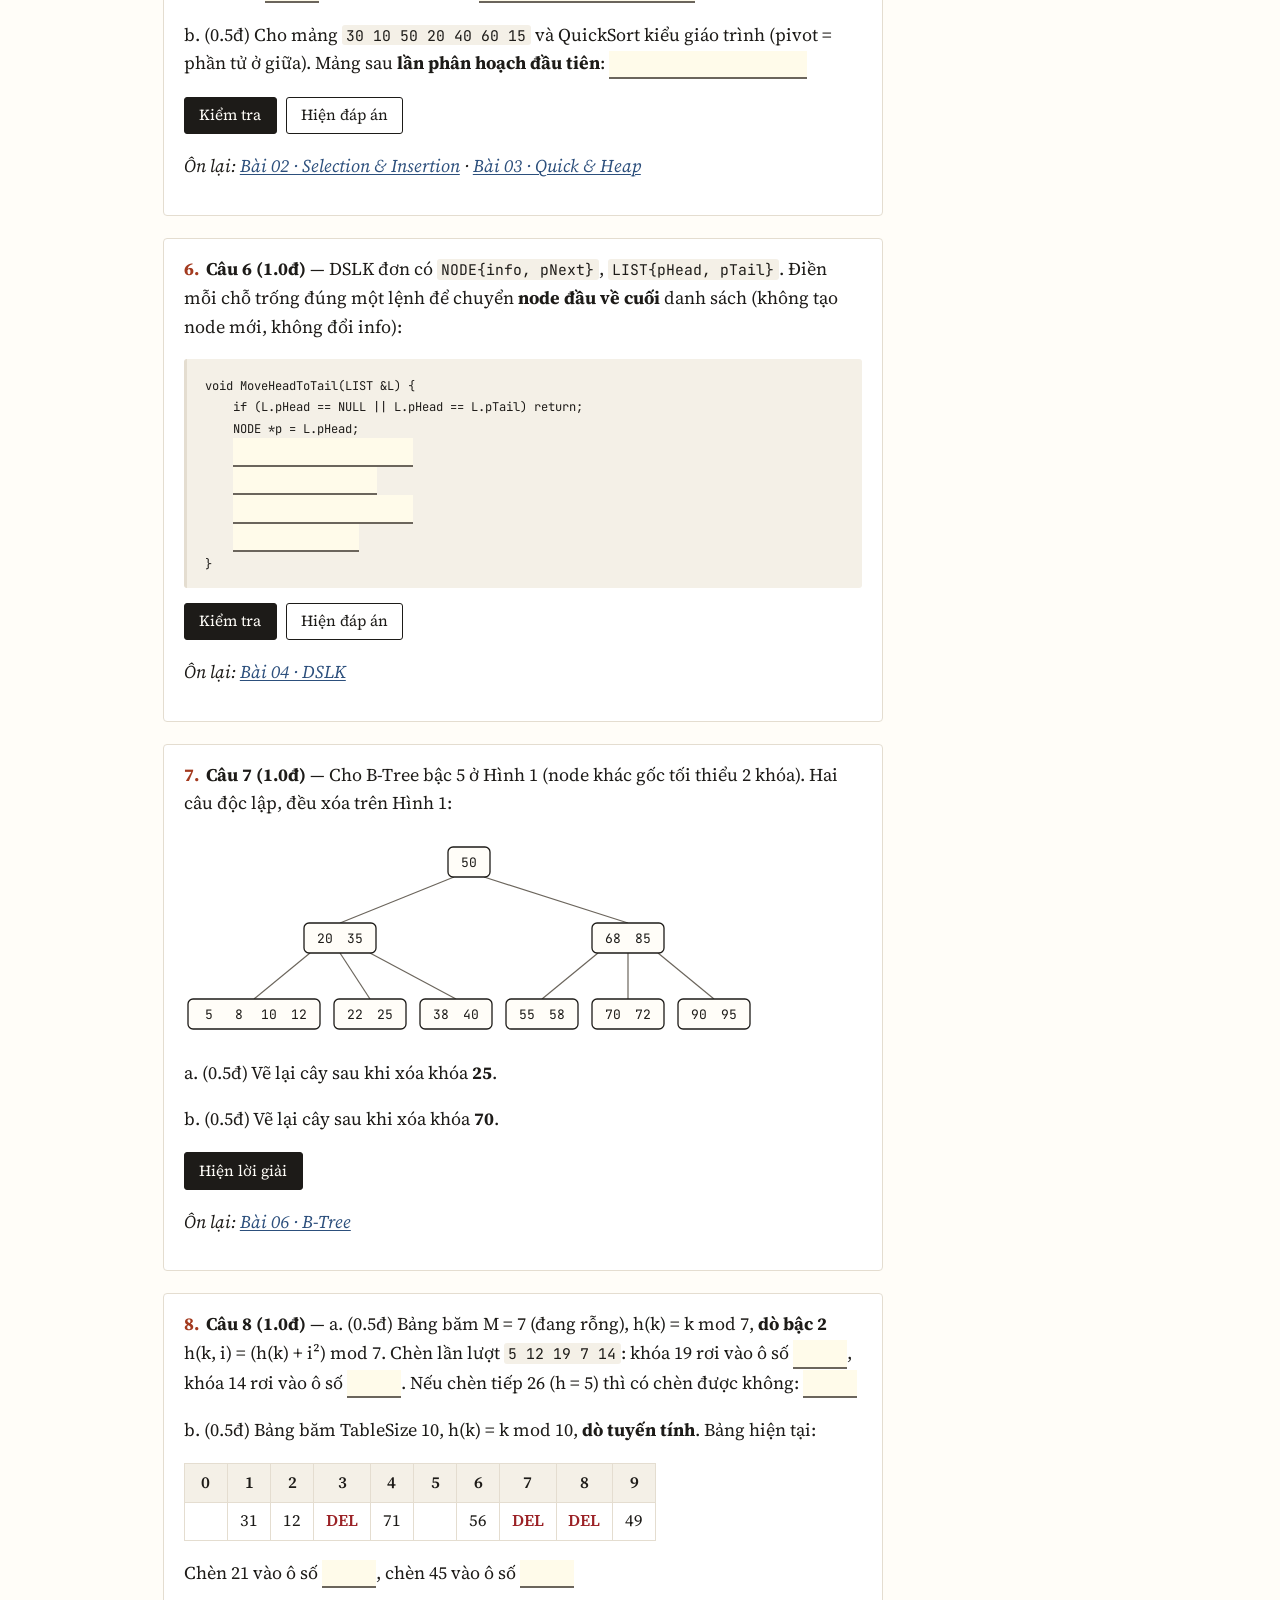
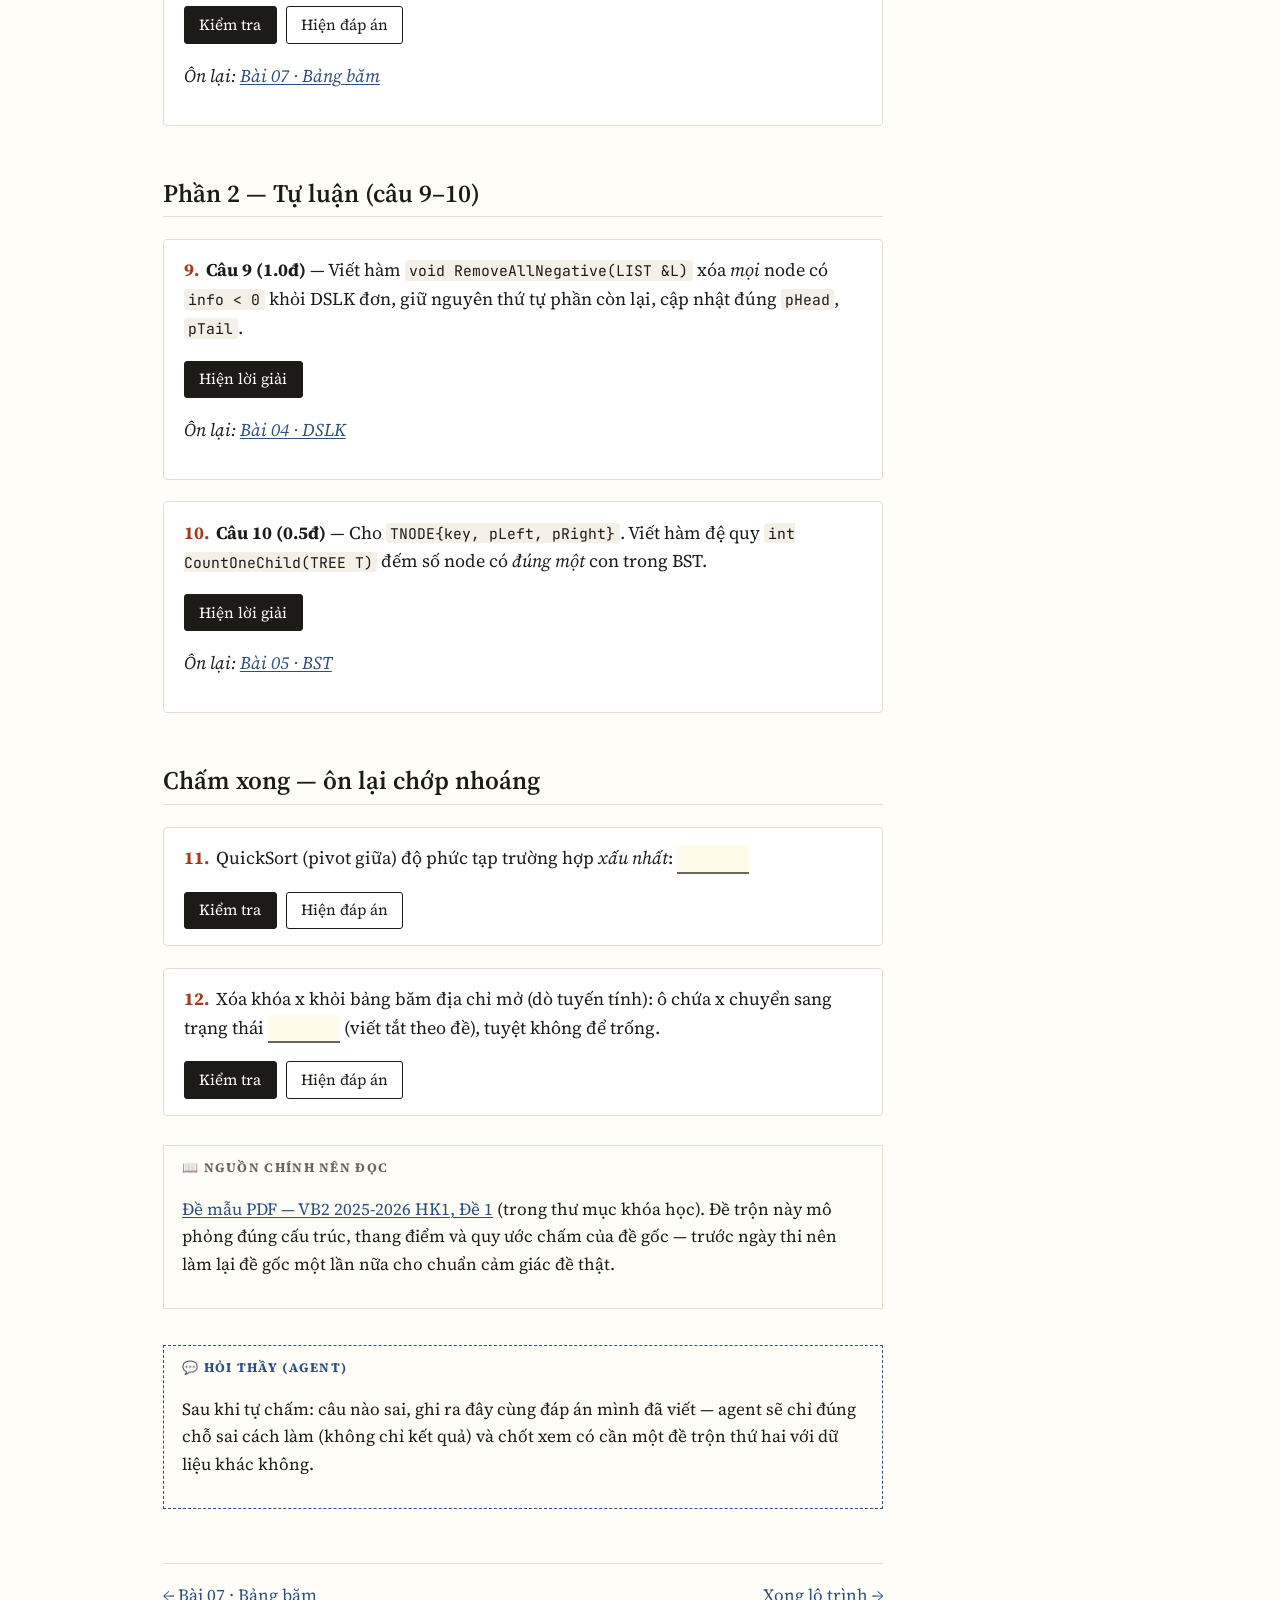
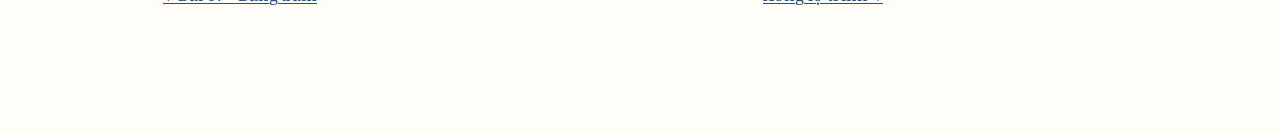
<file: lessons/0008-de-tron-luyen-tap.html>
<!doctype html>
<html lang="vi">
<head>
<meta charset="utf-8">
<meta name="viewport" content="width=device-width, initial-scale=1">
<title>08 · Đề trộn — luyện tập tổng hợp — Ôn thi CTDL&amp;GT</title>
<link rel="stylesheet" href="../assets/style.css">
<script src="../assets/quiz.js" defer></script>
<script src="../assets/tree.js" defer></script>
</head>
<body>
<main>
<nav class="crumbs">
  <a href="../index.html">← Lộ trình ôn</a>
  <a href="../reference/glossary.html">Thuật ngữ</a>
  <a href="../reference/do-phuc-tap-va-dem.html">Bảng độ phức tạp</a>
  <a href="../reference/code-mau-cpp.html">Code mẫu C++</a>
  <a href="../reference/b-tree-va-bang-bam.html">B-Tree &amp; bảng băm</a>
</nav>

<p class="kicker">Bài 08 · ~25 phút · Đề mô phỏng 10 câu (10.0đ)</p>
<h1>Đề trộn — luyện tập tổng hợp</h1>
<p class="subtitle">Đủ 10 câu đúng cấu trúc đề mẫu, nhưng dữ liệu mới và chủ đề bị trộn thứ tự — kiểm tra xem kiến thức có "bám" được chưa.</p>

<div class="goal"><strong>Thắng lợi của bài:</strong> làm trọn một đề 10 câu trên giấy trong ~25 phút (bản thu nhỏ của 90 phút thật), tự chấm từng câu, và biết chính xác câu nào phải quay lại bài nào.</div>

<div class="callout exam">
<p>Đề mẫu ghi: <em>"Sinh viên không được sử dụng tài liệu, Làm bài trên đề"</em> — 90 phút, 2 phần: Câu trả lời ngắn (câu 1–8) + Câu hỏi tự luận (câu 9–10), tổng 10 câu. Đề mô phỏng bên dưới giữ nguyên cấu trúc và thang điểm đó, chỉ đổi dữ liệu và trộn thứ tự chủ đề.</p>
</div>

<h2>Cách làm đề này</h2>
<ol class="steps">
  <li>Bấm giờ ~25 phút, làm toàn bộ 10 câu ra giấy — không lướt bài trước, không mở code mẫu.</li>
  <li>Làm xong mới bấm <em>Hiện đáp án / Hiện lời giải</em> của từng câu để tự chấm; câu vẽ thì so với hình trong lời giải.</li>
  <li>Câu sai → bấm link <em>Ôn lại</em> cuối câu, quay về đúng bài dạy kỹ năng đó; hôm sau làm lại đề này cho trôi.</li>
</ol>

<table>
<tr><th>Câu</th><th>Chủ đề</th><th>Điểm</th><th>Ôn lại</th></tr>
<tr><td>1</td><td>BST: thêm lần lượt, duyệt NRL, xóa</td><td>1.5</td><td>Bài 05</td></tr>
<tr><td>2</td><td>B-Tree bậc 3: tạo cây bằng chèn</td><td>1.0</td><td>Bài 06</td></tr>
<tr><td>3</td><td>Tìm kiếm nhị phân + đếm phép so sánh</td><td>1.0</td><td>Bài 01</td></tr>
<tr><td>4</td><td>Băm kép (double hashing) + hệ số tải</td><td>1.0</td><td>Bài 07</td></tr>
<tr><td>5</td><td>Insertion sort đếm phép + QuickSort chạy tay</td><td>1.0</td><td>Bài 02, 03</td></tr>
<tr><td>6</td><td>DSLK: chuyển node đầu về cuối (điền code)</td><td>1.0</td><td>Bài 04</td></tr>
<tr><td>7</td><td>B-Tree bậc 5: xóa (mượn khóa / Catenation)</td><td>1.0</td><td>Bài 06</td></tr>
<tr><td>8</td><td>Dò bậc 2 + dò tuyến tính với DEL</td><td>1.0</td><td>Bài 07</td></tr>
<tr><td>9</td><td>Tự luận DSLK: xóa mọi node âm</td><td>1.0</td><td>Bài 04</td></tr>
<tr><td>10</td><td>Tự luận BST: đếm node có đúng 1 con</td><td>0.5</td><td>Bài 05</td></tr>
</table>

<div class="callout trap">
<p>Dữ liệu mới nhưng bẫy cũ: (1) băm kép — khóa cuối có thể <strong>bị từ chối vì hệ số tải</strong>, đừng cứ thế mà chèn; (2) xóa B-Tree bậc 5 — kiểm tra node liền <em>trước</em> có dư khóa chưa (mượn) rồi mới tính chuyện Catenation; (3) chèn vào bảng có DEL — phải dò tới ô <em>Empty</em> đầu tiên mới chắc khóa chưa tồn tại, nhưng đặt vào ô <em>DEL đầu tiên</em> đã gặp. Và bẫy lớn nhất của đề trộn: câu quen mà số mới — <strong>không mang đáp án đề mẫu vào đây</strong>.</p>
</div>

<h2>Phần 1 — Câu trả lời ngắn (câu 1–8)</h2>

<div class="q">
  <p class="q-prompt"><strong>Câu 1 (1.5đ)</strong> — Cho dãy 12 giá trị thêm lần lượt vào cây BST T1 ban đầu rỗng: <code>35 20 60 10 30 50 80 5 25 45 55 70</code>.</p>
  <p>a. (0.5đ) Vẽ cây T1 sau khi thêm hết dãy.</p>
  <p>b. (0.5đ) Cho kết quả duyệt T1 theo thứ tự <strong>NRL</strong> (Node–Right–Left): <span class="blank" data-accept='["35 60 80 70 50 55 45 20 30 25 10 5"]' data-width="34"></span></p>
  <p>c. (0.5đ) Vẽ lại T1 sau khi xóa lần lượt <strong>60</strong> rồi <strong>5</strong> (node 2 con thay bằng <em>nhỏ nhất cây con phải</em>). Kết quả duyệt NLR: <span class="blank" data-accept='["35 20 10 30 25 70 50 45 55 80"]' data-width="30"></span></p>
  <div class="q-explain">
    <p><strong>b.</strong> NRL: <code>35 60 80 70 50 55 45 20 30 25 10 5</code> — Node trước, rồi hết nhánh phải, rồi nhánh trái.</p>
    <p><strong>a.</strong> Cây T1:</p>
    <figure class="tree" data-kind="bst" data-insert="35,20,60,10,30,50,80,5,25,45,55,70"></figure>
    <p><strong>c.</strong> Xóa 60 (2 con): thế mạng = 70 (nhỏ nhất cây con phải của 60); xóa 5 (lá): bỏ đi. Cây sau khi xóa và NLR = <code>35 20 10 30 25 70 50 45 55 80</code>:</p>
    <figure class="tree" data-kind="bst" data-insert="35,20,60,10,30,50,80,5,25,45,55,70" data-delete="60,5" data-replace="succ"></figure>
  </div>
  <p><em>Ôn lại: <a href="0005-cay-nhi-phan-tim-kiem.html">Bài 05 · BST</a></em></p>
</div>

<div class="q">
  <p class="q-prompt"><strong>Câu 2 (1.0đ)</strong> — Vẽ B-Tree bậc 3 (mỗi node tối đa 2 khóa) sau khi lần lượt thêm vào cây rỗng: <code>30 10 25 40 15 35 45 5 20 50</code>.</p>
  <p>Khóa của node gốc sau khi chèn hết dãy: <span class="blank" data-accept='["25"]' data-width="4"></span></p>
  <div class="q-explain">
    <p>Gốc chỉ còn 1 khóa: <strong>25</strong>. Node đầy 3 khóa thì tách (split), khóa giữa đẩy lên cha. Cây cuối:</p>
    <figure class="tree" data-kind="btree" data-order="3" data-insert="30,10,25,40,15,35,45,5,20,50"></figure>
    <p>Gốc [25]; mức 1: [10] và [35 45]; lá: [5], [15 20] | [30], [40], [50]. Mọi lá cùng mức.</p>
  </div>
  <p><em>Ôn lại: <a href="0006-b-tree.html">Bài 06 · B-Tree</a></em></p>
</div>

<div class="q">
  <p class="q-prompt"><strong>Câu 3 (1.0đ)</strong> — Cho mảng tăng dần <em>a</em> = <code>2 4 7 10 13 16 19 22 25 28 31 34</code> (n = 12), tìm bằng <strong>tìm kiếm nhị phân</strong>.</p>
  <p>a. (0.5đ) Viết hàm <code>BinarySearch(a, n, x)</code>.</p>
  <p>b. (0.5đ) Số lần so sánh <code>a[mid]==x</code>: x = 25 → <span class="blank" data-accept='["2"]' data-width="3"></span> · x = 5 (không có) → <span class="blank" data-accept='["4"]' data-width="3"></span> · x = 16 → <span class="blank" data-accept='["1"]' data-width="3"></span></p>
  <div class="q-explain">
    <p><strong>b.</strong> x = 25: mid=5 (16&lt;25) → mid=8 (25) ⇒ <strong>2</strong> lần. x = 5: mid=5 (16) → mid=2 (7) → mid=0 (2) → mid=1 (4), left&gt;right dừng ⇒ <strong>4</strong> lần = ⌊log₂12⌋+1. x = 16 nằm đúng mid đầu tiên ⇒ <strong>1</strong> lần (tốt nhất).</p>
    <pre><code>int BinarySearch(int a[], int n, int x) {
    int l = 0, r = n - 1;
    while (l &lt;= r) {
        int mid = (l + r) / 2;
        if (a[mid] == x) return mid;
        if (a[mid] &lt; x) l = mid + 1;
        else r = mid - 1;
    }
    return -1;
}</code></pre>
    <p>Xấu nhất ⌊log₂n⌋ + 1 lần so sánh.<span class="sidenote"><a href="https://en.wikipedia.org/wiki/Binary_search#Performance">Wikipedia — Binary search, Performance</a>.</span></p>
  </div>
  <p><em>Ôn lại: <a href="0001-tim-kiem-dem-so-sanh.html">Bài 01 · Tìm kiếm</a></em></p>
</div>

<div class="q">
  <p class="q-prompt"><strong>Câu 4 (1.0đ)</strong> — Bảng băm TableSize M = 11, load factor 0.6, băm kép: h₁(k) = k mod 7, h₂(k) = 7 − (k mod 7), h(k, i) = (h₁(k) + i·h₂(k)) mod 11. Chèn lần lượt: <code>4 11 18 25 8 15 22</code>.</p>
  <p>a. (0.5đ) Trình bày từng bước dò của từng khóa.</p>
  <p>b. (0.5đ) Khóa 22 có được chèn không: <span class="blank" data-accept='["không","khong","Không"]' data-width="6"></span> — số khóa chèn được vào bảng: <span class="blank" data-accept='["6"]' data-width="3"></span></p>
  <div class="q-explain">
    <p><strong>a.</strong> Bảng từng bước (giá trị dò theo i = 0, 1, 2, …):</p>
    <table class="grid">
      <tr><th>key</th><th>h₁</th><th>h₂</th><th>i=0</th><th>i=1</th><th>i=2</th><th>i=3</th><th>i=4</th></tr>
      <tr><td>4</td><td>4</td><td>3</td><td class="new">4</td><td></td><td></td><td></td><td></td></tr>
      <tr><td>11</td><td>4</td><td>3</td><td>4</td><td class="new">7</td><td></td><td></td><td></td></tr>
      <tr><td>18</td><td>4</td><td>3</td><td>4</td><td>7</td><td class="new">10</td><td></td><td></td></tr>
      <tr><td>25</td><td>4</td><td>3</td><td>4</td><td>7</td><td>10</td><td class="new">2</td><td></td></tr>
      <tr><td>8</td><td>1</td><td>6</td><td class="new">1</td><td></td><td></td><td></td><td></td></tr>
      <tr><td>15</td><td>1</td><td>6</td><td>1</td><td>7</td><td>2</td><td class="new">8</td><td></td></tr>
      <tr><td>22</td><td>1</td><td>6</td><td>1</td><td>7</td><td>2</td><td>8</td><td>3</td></tr>
    </table>
    <p><strong>b.</strong> Đang có 6 khóa; chèn 22 làm α = 7/11 ≈ 0.64 &gt; 0.6 ⇒ <strong>không chèn</strong> (dù dò tới i=4 là ra ô 3). Bảng sau khi chèn được 6 khóa:</p>
    <table class="grid">
      <tr><th>0</th><th>1</th><th>2</th><th>3</th><th>4</th><th>5</th><th>6</th><th>7</th><th>8</th><th>9</th><th>10</th></tr>
      <tr><td></td><td>8</td><td>25</td><td></td><td>4</td><td></td><td></td><td>11</td><td>15</td><td></td><td>18</td></tr>
    </table>
    <p>Quy ước "chỉ chèn khi α sau khi chèn ≤ giới hạn" là cách hiểu của khoá học này <em>[suy luận — hỏi lại giảng viên]</em>.</p>
  </div>
  <p><em>Ôn lại: <a href="0007-bang-bam.html">Bài 07 · Bảng băm</a></em></p>
</div>

<div class="q">
  <p class="q-prompt"><strong>Câu 5 (1.0đ)</strong> — a. (0.5đ) Cho mảng <code>5 9 12 14 20 4 6 15</code>, sắp tăng dần bằng <strong>Insertion sort</strong> (kiểu dịch phần tử): tổng số lần thực hiện lệnh gán <code>a[pos+1] = a[pos]</code> là <span class="blank" data-accept='["10"]' data-width="3"></span>, mảng sau khi sắp: <span class="blank" data-accept='["4 5 6 9 12 14 15 20"]' data-width="24"></span></p>
  <p>b. (0.5đ) Cho mảng <code>30 10 50 20 40 60 15</code> và QuickSort kiểu giáo trình (pivot = phần tử ở giữa). Mảng sau <strong>lần phân hoạch đầu tiên</strong>: <span class="blank" data-accept='["15 10 20 50 40 60 30"]' data-width="22"></span></p>
  <div class="q-explain">
    <p><strong>a.</strong> Chèn 4: dịch 5 phần tử (20, 14, 12, 9, 5); chèn 6: dịch 4 (20, 14, 12, 9); chèn 15: dịch 1 (20). Tổng 5+4+1 = <strong>10</strong>; mảng <code>4 5 6 9 12 14 15 20</code>.</p>
    <p><strong>b.</strong> x = a[(0+6)/2] = 20. Vòng 1: i=0 (30≥20 dừng), j=6 (15≤20 dừng) → swap(30,15); vòng 2: i chạy tới 2 (50), j chạy về 3 (20) → swap(50,20); i=3 &gt; j=2 nên dừng. Kết quả <code>15 10 20 50 40 60 30</code> — pivot 20 về đúng vị trí cuối (chỉ số 2), đệ quy tiếp hai đoạn [0..2] và [3..6].</p>
  </div>
  <p><em>Ôn lại: <a href="0002-selection-insertion-sort.html">Bài 02 · Selection &amp; Insertion</a> · <a href="0003-quick-heap-sort.html">Bài 03 · Quick &amp; Heap</a></em></p>
</div>

<div class="q">
  <p class="q-prompt"><strong>Câu 6 (1.0đ)</strong> — DSLK đơn có <code>NODE{info, pNext}</code>, <code>LIST{pHead, pTail}</code>. Điền mỗi chỗ trống đúng một lệnh để chuyển <strong>node đầu về cuối</strong> danh sách (không tạo node mới, không đổi info):</p>
  <pre><code>void MoveHeadToTail(LIST &amp;L) {
    if (L.pHead == NULL || L.pHead == L.pTail) return;
    NODE *p = L.pHead;
    <span class="blank" data-accept='["L.pHead = p-&gt;pNext;","L.pHead=p-&gt;pNext;"]' data-width="20"></span>
    <span class="blank" data-accept='["p-&gt;pNext = NULL;","p-&gt;pNext=NULL;"]' data-width="16"></span>
    <span class="blank" data-accept='["L.pTail-&gt;pNext = p;","L.pTail-&gt;pNext=p;"]' data-width="20"></span>
    <span class="blank" data-accept='["L.pTail = p;","L.pTail=p;"]' data-width="14"></span>
}</code></pre>
  <div class="q-explain">
    <p>Thứ tự bắt buộc: gỡ p khỏi đầu trước (<code>L.pHead = p-&gt;pNext</code>), cắt liên kết cũ (<code>p-&gt;pNext = NULL</code> — quên dòng này là node cuối trỏ vòng về chính nó), rồi nối vào đuôi và cập nhật <code>pTail</code>. Biên dịch chạy thử với 3→7→12→8: sau 1 lần gọi được 7 12 8 3 (tail = 3); gọi 4 lần quay về 3 7 12 8 — danh sách "xoay vòng" đúng; danh sách 1 node không đổi.</p>
  </div>
  <p><em>Ôn lại: <a href="0004-danh-sach-lien-ket.html">Bài 04 · DSLK</a></em></p>
</div>

<div class="q" data-kind="self">
  <p class="q-prompt"><strong>Câu 7 (1.0đ)</strong> — Cho B-Tree bậc 5 ở Hình 1 (node khác gốc tối thiểu 2 khóa). Hai câu độc lập, đều xóa trên Hình 1:</p>
  <figure class="tree" data-kind="btree" data-order="5" data-tree='{"k":[50],"c":[{"k":[20,35],"c":[{"k":[5,8,10,12],"c":[]},{"k":[22,25],"c":[]},{"k":[38,40],"c":[]}]},{"k":[68,85],"c":[{"k":[55,58],"c":[]},{"k":[70,72],"c":[]},{"k":[90,95],"c":[]}]}]}'></figure>
  <p>a. (0.5đ) Vẽ lại cây sau khi xóa khóa <strong>25</strong>.</p>
  <p>b. (0.5đ) Vẽ lại cây sau khi xóa khóa <strong>70</strong>.</p>
  <div class="q-explain">
    <p><strong>a. Xóa 25 — Underflow rồi MƯỢN khóa.</strong> Lá [22 25] còn [22] ⇒ thiếu khóa (Underflow). Node liền trước [5 8 10 12] có 4 &gt; 2 khóa ⇒ mượn qua cha: khóa phân cách <strong>20 xuống</strong> node thiếu, <strong>12 lên</strong> thay chỗ 20.<span class="sidenote">Thuật ngữ underflow / redistribution / concatenation theo <a href="https://users.cs.utah.edu/~pandey/courses/cs6530/fall23/papers/trees/p121-comer.pdf">Comer, <em>The Ubiquitous B-Tree</em> (1979)</a>.</span></p>
    <figure class="tree" data-kind="btree" data-order="5" data-tree='{"k":[50],"c":[{"k":[20,35],"c":[{"k":[5,8,10,12],"c":[]},{"k":[22,25],"c":[]},{"k":[38,40],"c":[]}]},{"k":[68,85],"c":[{"k":[55,58],"c":[]},{"k":[70,72],"c":[]},{"k":[90,95],"c":[]}]}]}' data-delete="25"></figure>
    <p>Kết quả: cha thành [12 35], lá thành [5 8 10] và [20 22]. Cây vẫn 3 mức.</p>
    <p><strong>b. Xóa 70 — Catenation dây chuyền.</strong> Lá [70 72] còn [72] ⇒ Underflow. Node liền trước [55 58] chỉ có 2 khóa (không dư) ⇒ không mượn được ⇒ <strong>Catenation</strong> (gộp) với node liền trước: [55 58] + khóa phân cách 68 + [72] → [55 58 68 72]. Cha [85] còn 1 khóa ⇒ lại Underflow; anh liền trước [20 35] cũng chỉ 2 khóa ⇒ Catenation: [20 35] + 50 + [85] → [20 35 50 85]. Gốc rỗng ⇒ node gộp thành gốc mới, cây thấp 1 mức:</p>
    <figure class="tree" data-kind="btree" data-order="5" data-tree='{"k":[50],"c":[{"k":[20,35],"c":[{"k":[5,8,10,12],"c":[]},{"k":[22,25],"c":[]},{"k":[38,40],"c":[]}]},{"k":[68,85],"c":[{"k":[55,58],"c":[]},{"k":[70,72],"c":[]},{"k":[90,95],"c":[]}]}]}' data-delete="70"></figure>
    <p>Gốc mới [20 35 50 85]; các lá [5 8 10 12], [22 25], [38 40], [55 58 68 72], [90 95]. Quy ước "mượn/catenate ưu tiên node liền trước" là giả định của khóa học này (giống đề mẫu) — đánh dấu vậy trên bài thi nếu đề không ghi rõ.</p>
  </div>
  <p><em>Ôn lại: <a href="0006-b-tree.html">Bài 06 · B-Tree</a></em></p>
</div>

<div class="q">
  <p class="q-prompt"><strong>Câu 8 (1.0đ)</strong> — a. (0.5đ) Bảng băm M = 7 (đang rỗng), h(k) = k mod 7, <strong>dò bậc 2</strong> h(k, i) = (h(k) + i²) mod 7. Chèn lần lượt <code>5 12 19 7 14</code>: khóa 19 rơi vào ô số <span class="blank" data-accept='["2"]' data-width="3"></span>, khóa 14 rơi vào ô số <span class="blank" data-accept='["1"]' data-width="3"></span>. Nếu chèn tiếp 26 (h = 5) thì có chèn được không: <span class="blank" data-accept='["không","khong","Không"]' data-width="6"></span></p>
  <p>b. (0.5đ) Bảng băm TableSize 10, h(k) = k mod 10, <strong>dò tuyến tính</strong>. Bảng hiện tại:</p>
  <table class="grid">
    <tr><th>0</th><th>1</th><th>2</th><th>3</th><th>4</th><th>5</th><th>6</th><th>7</th><th>8</th><th>9</th></tr>
    <tr><td></td><td>31</td><td>12</td><td class="del">DEL</td><td>71</td><td></td><td>56</td><td class="del">DEL</td><td class="del">DEL</td><td>49</td></tr>
  </table>
  <p>Chèn 21 vào ô số <span class="blank" data-accept='["3"]' data-width="3"></span>, chèn 45 vào ô số <span class="blank" data-accept='["5"]' data-width="3"></span></p>
  <div class="q-explain">
    <p><strong>a.</strong> Dãy dò của 19 (h=5): 5 → 6 → (5+4) mod 7 = <strong>2</strong>. Của 14 (h=0): 0 → 1. Bảng: 0:7, 1:14, 2:19, 5:5, 6:12. Với 26 (h=5): dò 5, 6, 2, 0, 0, 2, 6 — hết i = 0..6 mà chỉ chạm 4 ô ({0, 2, 5, 6}), ô 3 và 4 trống nhưng không bao giờ được dò tới ⇒ <strong>không chèn được dù bảng chưa đầy</strong> — hạn chế kinh điển của dò bậc 2 (i² mod 7 ∈ {0, 1, 2, 4} nên mỗi khóa chỉ với tới được (M+1)/2 ô).</p>
    <p><strong>b.</strong> 21: dò 1 (31≠21) → 2 (12≠) → 3 (DEL, ghi nhớ ô này) → 4 (71≠) → 5 (Empty ⇒ chắc chắn 21 không có) ⇒ đặt vào ô DEL <em>đầu tiên</em> = <strong>3</strong>. 45: h=5 đang Empty ⇒ vào thẳng ô <strong>5</strong>. Bảng sau khi chèn:</p>
    <table class="grid">
      <tr><th>0</th><th>1</th><th>2</th><th>3</th><th>4</th><th>5</th><th>6</th><th>7</th><th>8</th><th>9</th></tr>
      <tr><td></td><td>31</td><td>12</td><td class="new">21</td><td>71</td><td class="new">45</td><td>56</td><td class="del">DEL</td><td class="del">DEL</td><td>49</td></tr>
    </table>
    <p>Ô DEL phải "bỏ qua nhưng dò tiếp" chứ không được coi là dừng — vì khóa cần tìm có thể nằm sau nó.<span class="sidenote"><a href="https://opendsa-server.cs.vt.edu/ODSA/Books/Everything/html/HashDel.html">OpenDSA — Hashing Deletion (tombstones)</a>.</span></p>
  </div>
  <p><em>Ôn lại: <a href="0007-bang-bam.html">Bài 07 · Bảng băm</a></em></p>
</div>

<h2>Phần 2 — Tự luận (câu 9–10)</h2>

<div class="q" data-kind="self">
  <p class="q-prompt"><strong>Câu 9 (1.0đ)</strong> — Viết hàm <code>void RemoveAllNegative(LIST &amp;L)</code> xóa <em>mọi</em> node có <code>info &lt; 0</code> khỏi DSLK đơn, giữ nguyên thứ tự phần còn lại, cập nhật đúng <code>pHead</code>, <code>pTail</code>.</p>
  <div class="q-explain">
    <p>Xóa ở đầu bằng vòng lặp (vì có thể nhiều node âm liền nhau), rồi giữ node trước để nối cúi khi gặp node âm ở giữa/cuối:</p>
    <pre><code>void RemoveHead(LIST &amp;L) {
    if (L.pHead == NULL) return;
    NODE *p = L.pHead;
    L.pHead = p-&gt;pNext;
    delete p;
    if (L.pHead == NULL) L.pTail = NULL;   // danh sách rỗng sau khi xóa
}

void RemoveAllNegative(LIST &amp;L) {
    while (L.pHead != NULL &amp;&amp; L.pHead-&gt;info &lt; 0)   // xóa ở đầu
        RemoveHead(L);
    if (L.pHead == NULL) return;                       // rỗng hết
    NODE *prev = L.pHead;
    while (prev-&gt;pNext != NULL) {
        NODE *p = prev-&gt;pNext;
        if (p-&gt;info &lt; 0) {
            prev-&gt;pNext = p-&gt;pNext;
            if (p == L.pTail) L.pTail = prev;          // xóa node cuối
            delete p;
        }
        else prev = p;                                 // chỉ tiến khi không xóa
    }
}</code></pre>
    <p>Biên dịch chạy thử: −3 5 −2 −7 8 −4 9 → <strong>5 8 9</strong> (tail = 9); danh sách toàn số âm (−1 −2 −3) → rỗng, pTail = NULL. Sinh viên chỉ viết được phần giữa mà quên vòng xóa đầu, hoặc quên cập nhật pTail, là mất nửa số điểm.</p>
  </div>
  <p><em>Ôn lại: <a href="0004-danh-sach-lien-ket.html">Bài 04 · DSLK</a></em></p>
</div>

<div class="q" data-kind="self">
  <p class="q-prompt"><strong>Câu 10 (0.5đ)</strong> — Cho <code>TNODE{key, pLeft, pRight}</code>. Viết hàm đệ quy <code>int CountOneChild(TREE T)</code> đếm số node có <em>đúng một</em> con trong BST.</p>
  <div class="q-explain">
    <pre><code>int CountOneChild(TREE T) {
    if (T == NULL) return 0;
    int self = 0;
    if ((T-&gt;pLeft == NULL) != (T-&gt;pRight == NULL)) self = 1;
    return self + CountOneChild(T-&gt;pLeft) + CountOneChild(T-&gt;pRight);
}</code></pre>
    <p>Điều kiện "đúng một con" = <code>(pLeft == NULL) != (pRight == NULL)</code> — một bên rỗng, một bên không. Biên dịch chạy thử trên đúng cây T1 của câu 1: các node 10, 30, 80 mỗi node có một con ⇒ kết quả <strong>3</strong>.</p>
  </div>
  <p><em>Ôn lại: <a href="0005-cay-nhi-phan-tim-kiem.html">Bài 05 · BST</a></em></p>
</div>

<h2>Chấm xong — ôn lại chớp nhoáng</h2>

<div class="q">
  <p class="q-prompt">QuickSort (pivot giữa) độ phức tạp trường hợp <em>xấu nhất</em>: <span class="blank" data-accept='["O(n^2)","O(n²)","n^2","n²","O(n2)","o(n^2)"]' data-width="8"></span></p>
  <div class="q-explain">Quick: tốt nhất/trung bình O(n log n), xấu nhất O(n²) — khi mọi lần phân hoạch đều lệch hẳn một bên (pivot luôn là min/max của đoạn). Pivot giữa trên mảng đã sắp lại chia đều, không phải trường hợp xấu.</div>
</div>

<div class="q">
  <p class="q-prompt">Xóa khóa x khỏi bảng băm địa chỉ mở (dò tuyến tính): ô chứa x chuyển sang trạng thái <span class="blank" data-accept='["DEL","Deleted","del","DELETED"]' data-width="8"></span> (viết tắt theo đề), tuyệt không để trống.</p>
  <div class="q-explain">Để trống (Empty) sẽ cắt ngang chuỗi dò của các khóa sau nó. DEL = "đã xóa nhưng vẫn dò qua được".</div>
</div>

<div class="source">
<p><a href="../VB2_2025-2026%20-%20HK1%20-%20De%20-%20CTDL%26GT%20De1.pdf">Đề mẫu PDF — VB2 2025-2026 HK1, Đề 1</a> (trong thư mục khóa học). Đề trộn này mô phỏng đúng cấu trúc, thang điểm và quy ước chấm của đề gốc — trước ngày thi nên làm lại đề gốc một lần nữa cho chuẩn cảm giác đề thật.</p>
</div>

<div class="ask"><p>Sau khi tự chấm: câu nào sai, ghi ra đây cùng đáp án mình đã viết — agent sẽ chỉ đúng chỗ sai cách làm (không chỉ kết quả) và chốt xem có cần một đề trộn thứ hai với dữ liệu khác không.</p></div>

<nav class="pager">
  <a href="0007-bang-bam.html">← Bài 07 · Bảng băm</a>
  <a href="../index.html">Xong lộ trình →</a>
</nav>
</main>
</body>
</html>
</file>
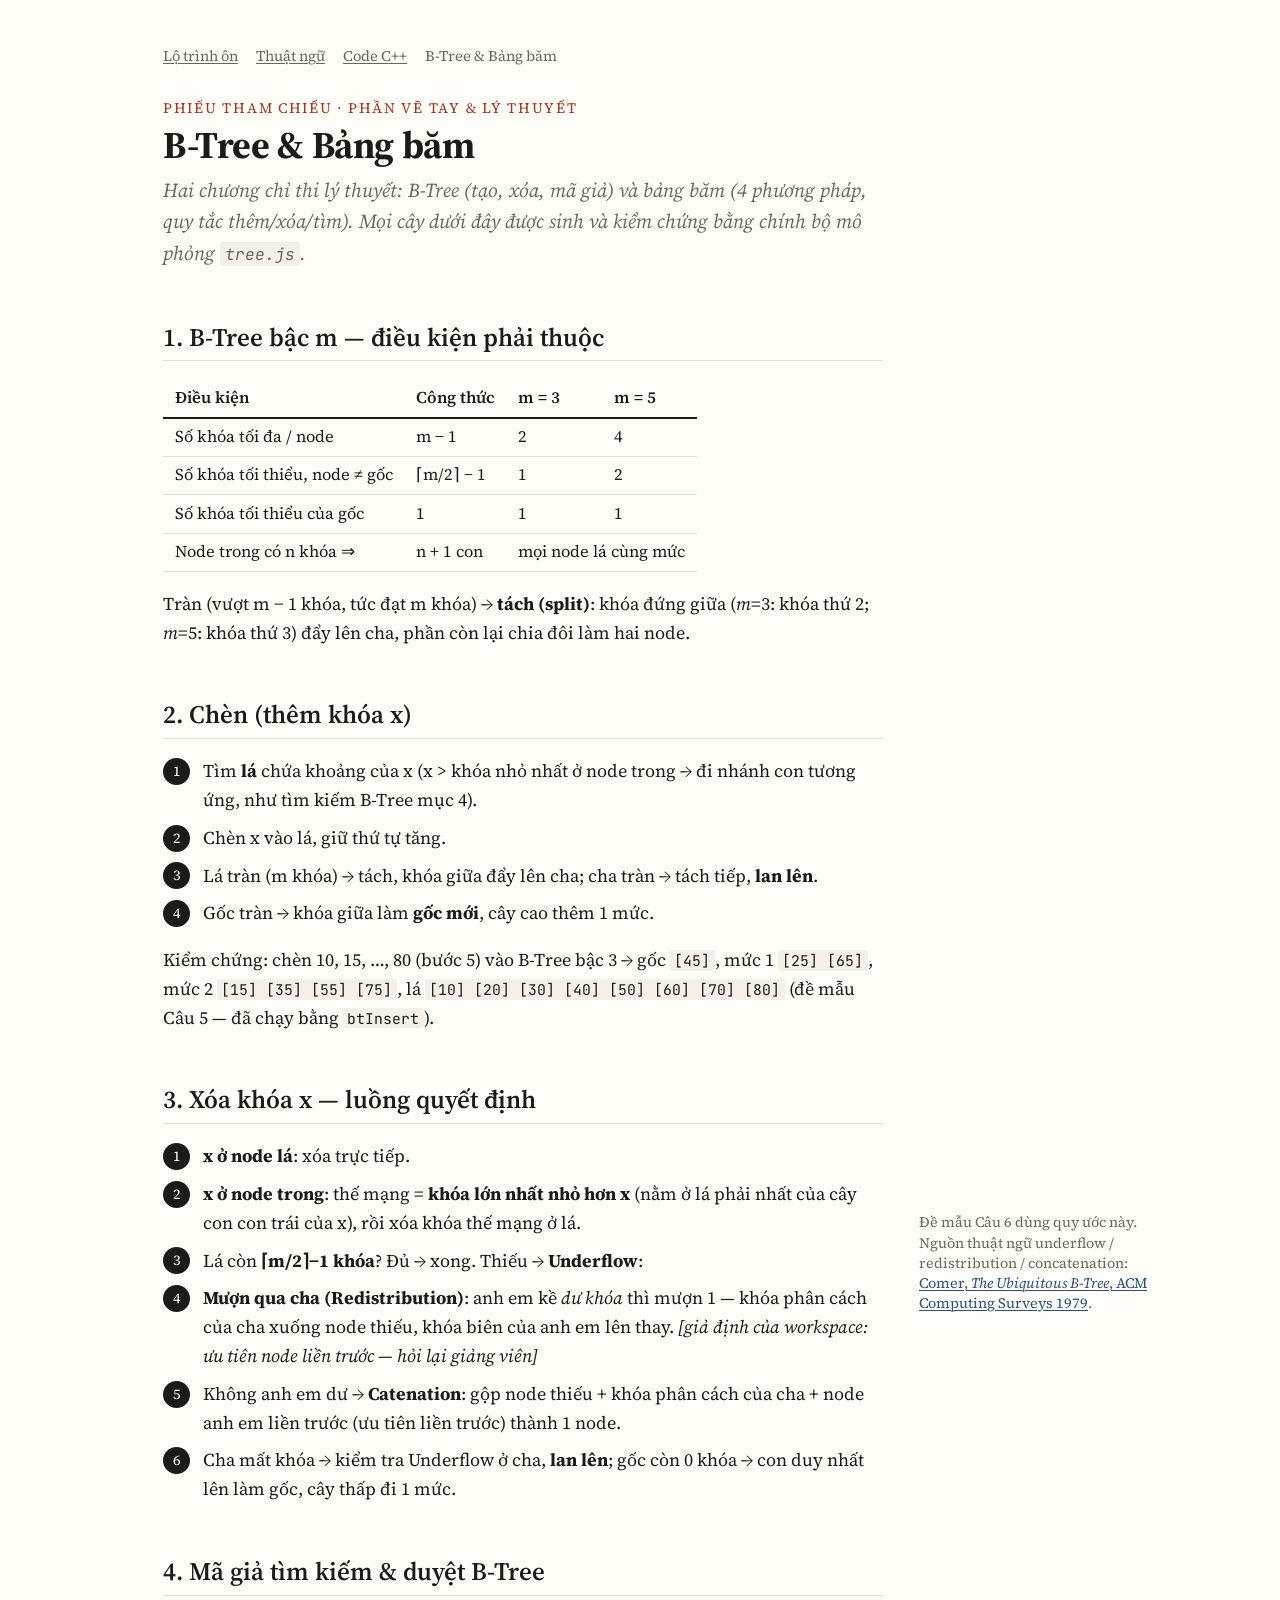
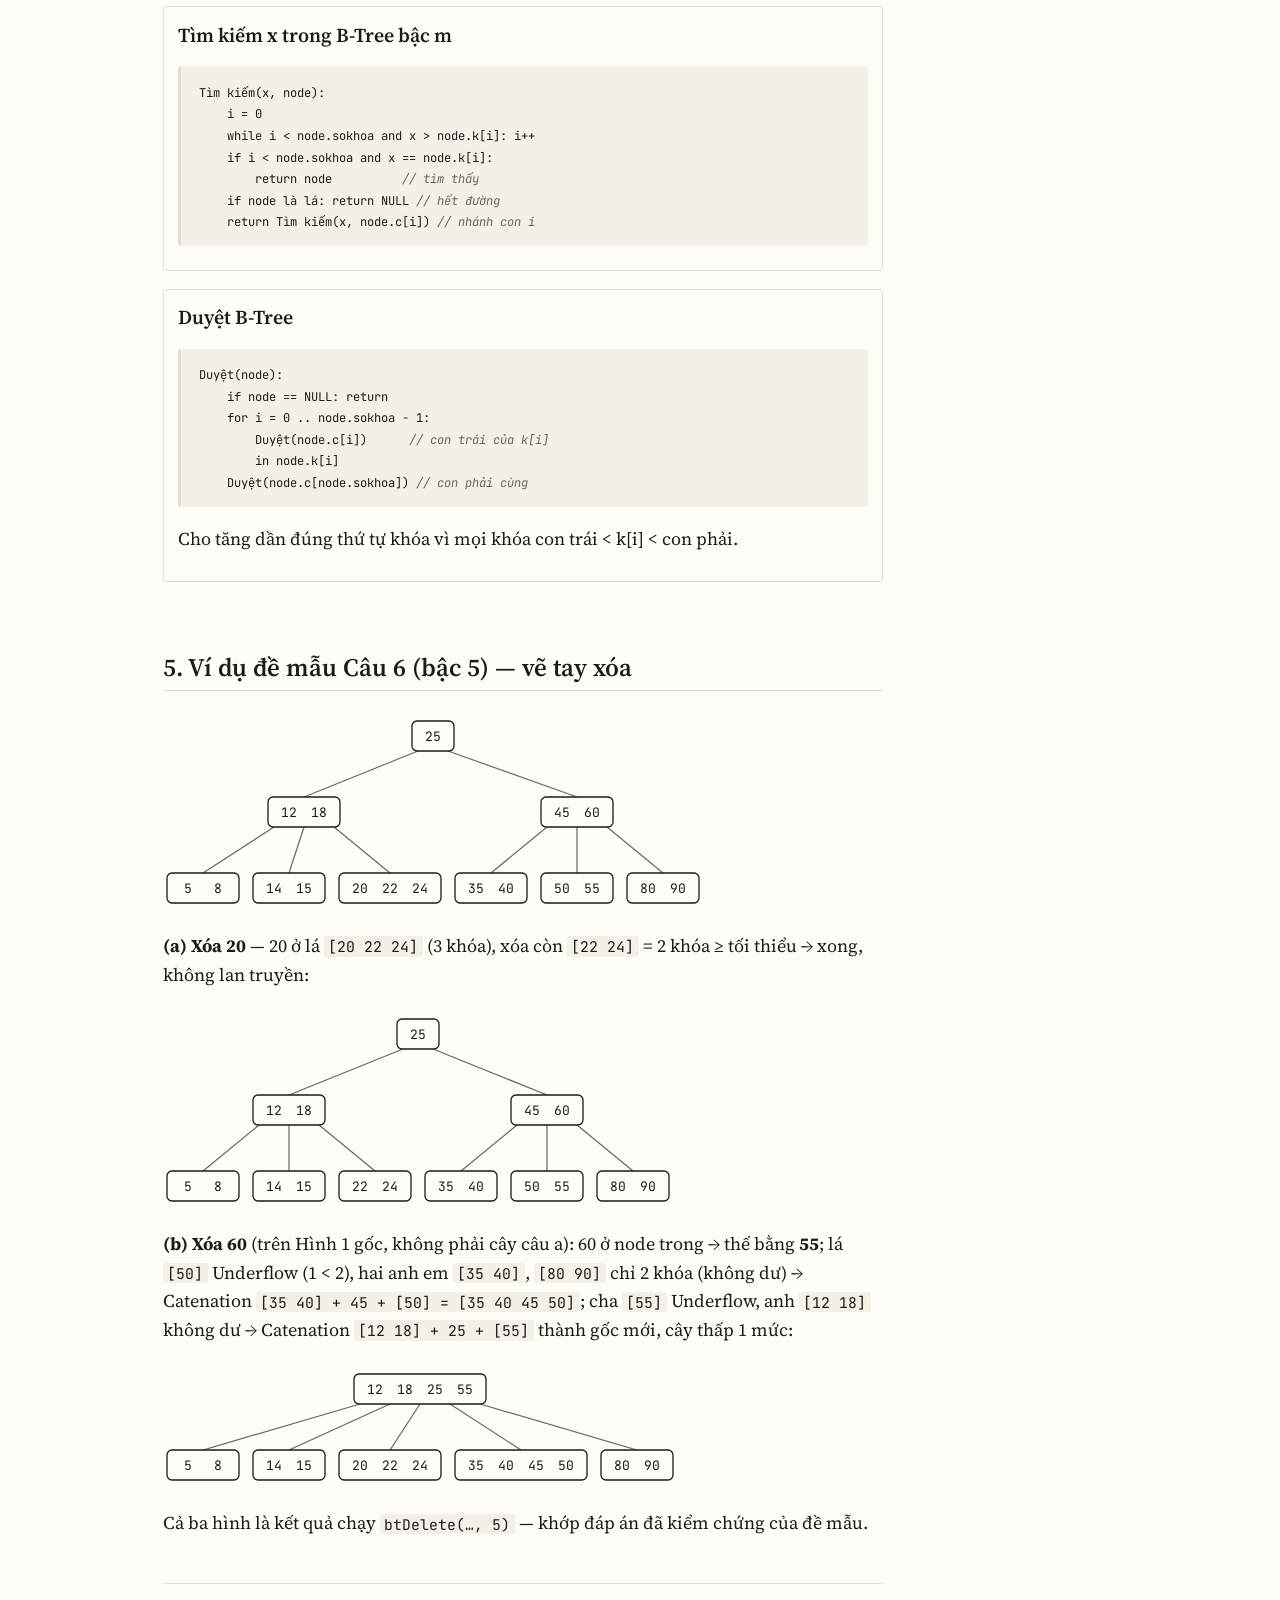
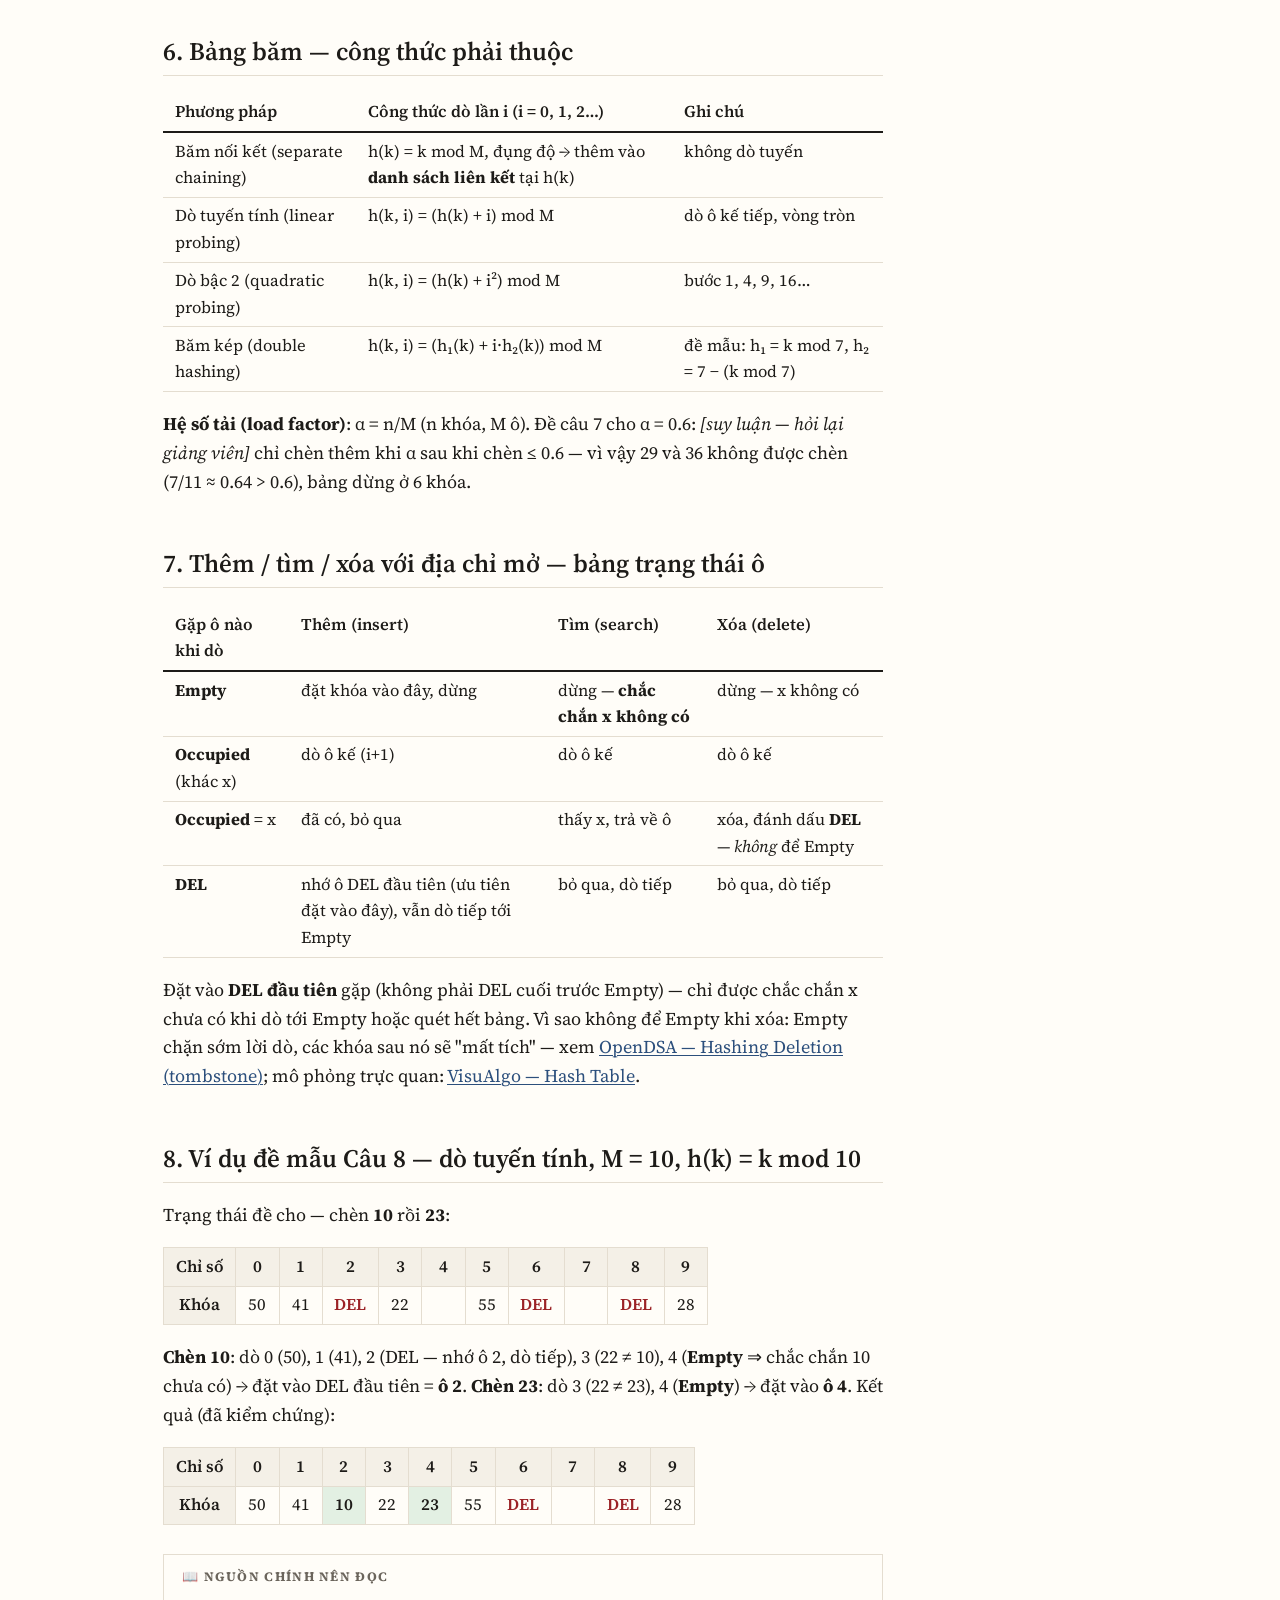
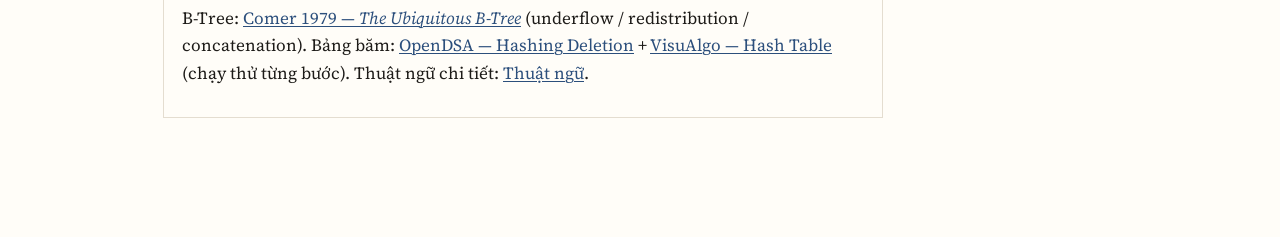
<file: reference/b-tree-va-bang-bam.html>
<!doctype html>
<html lang="vi">
<head>
<meta charset="utf-8">
<meta name="viewport" content="width=device-width, initial-scale=1">
<title>Mẫu · B-Tree &amp; Bảng băm — Ôn thi CTDL&amp;GT</title>
<link rel="stylesheet" href="../assets/style.css">
<script src="../assets/tree.js" defer></script>
</head>
<body>
<main class="wide">
<nav class="crumbs">
<a href="../index.html">Lộ trình ôn</a>
<a href="../reference/glossary.html">Thuật ngữ</a>
<a href="../reference/code-mau-cpp.html">Code C++</a>
<span>B-Tree &amp; Bảng băm</span>
</nav>

<p class="kicker">Phiếu tham chiếu · phần vẽ tay &amp; lý thuyết</p>
<h1>B-Tree &amp; Bảng băm</h1>
<p class="subtitle">Hai chương chỉ thi lý thuyết: B-Tree (tạo, xóa, mã giả) và bảng băm (4 phương pháp, quy tắc thêm/xóa/tìm). Mọi cây dưới đây được sinh và kiểm chứng bằng chính bộ mô phỏng <code>tree.js</code>.</p>

<h2>1. B-Tree bậc m — điều kiện phải thuộc</h2>
<table>
<tr><th>Điều kiện</th><th>Công thức</th><th>m = 3</th><th>m = 5</th></tr>
<tr><td>Số khóa tối đa / node</td><td>m − 1</td><td>2</td><td>4</td></tr>
<tr><td>Số khóa tối thiểu, node ≠ gốc</td><td>⌈m/2⌉ − 1</td><td>1</td><td>2</td></tr>
<tr><td>Số khóa tối thiểu của gốc</td><td>1</td><td>1</td><td>1</td></tr>
<tr><td>Node trong có n khóa ⇒</td><td>n + 1 con</td><td colspan="2">mọi node lá cùng mức</td></tr>
</table>
<p>Tràn (vượt m − 1 khóa, tức đạt m khóa) → <strong>tách (split)</strong>: khóa đứng giữa (<em>m</em>=3: khóa thứ 2; <em>m</em>=5: khóa thứ 3) đẩy lên cha, phần còn lại chia đôi làm hai node.</p>

<h2>2. Chèn (thêm khóa x)</h2>
<ol class="steps">
<li>Tìm <strong>lá</strong> chứa khoảng của x (x &gt; khóa nhỏ nhất ở node trong → đi nhánh con tương ứng, như tìm kiếm B-Tree mục 4).</li>
<li>Chèn x vào lá, giữ thứ tự tăng.</li>
<li>Lá tràn (m khóa) → tách, khóa giữa đẩy lên cha; cha tràn → tách tiếp, <strong>lan lên</strong>.</li>
<li>Gốc tràn → khóa giữa làm <strong>gốc mới</strong>, cây cao thêm 1 mức.</li>
</ol>
<p>Kiểm chứng: chèn 10, 15, …, 80 (bước 5) vào B-Tree bậc 3 → gốc <code>[45]</code>, mức 1 <code>[25] [65]</code>, mức 2 <code>[15] [35] [55] [75]</code>, lá <code>[10] [20] [30] [40] [50] [60] [70] [80]</code> (đề mẫu Câu 5 — đã chạy bằng <code>btInsert</code>).</p>

<h2>3. Xóa khóa x — luồng quyết định</h2>
<ol class="steps">
<li><strong>x ở node lá</strong>: xóa trực tiếp.</li>
<li><strong>x ở node trong</strong>: thế mạng = <strong>khóa lớn nhất nhỏ hơn x</strong> (nằm ở lá phải nhất của cây con con trái của x), rồi xóa khóa thế mạng ở lá.<span class="marginnote">Đề mẫu Câu 6 dùng quy ước này. Nguồn thuật ngữ underflow / redistribution / concatenation: <a href="https://users.cs.utah.edu/~pandey/courses/cs6530/fall23/papers/trees/p121-comer.pdf">Comer, <em>The Ubiquitous B-Tree</em>, ACM Computing Surveys 1979</a>.</span></li>
<li>Lá còn <strong>⌈m/2⌉−1 khóa</strong>? Đủ → xong. Thiếu → <strong>Underflow</strong>:</li>
<li><strong>Mượn qua cha (Redistribution)</strong>: anh em kề <em>dư khóa</em> thì mượn 1 — khóa phân cách của cha xuống node thiếu, khóa biên của anh em lên thay. <em>[giả định của workspace: ưu tiên node liền trước — hỏi lại giảng viên]</em></li>
<li>Không anh em dư → <strong>Catenation</strong>: gộp node thiếu + khóa phân cách của cha + node anh em liền trước (ưu tiên liền trước) thành 1 node.</li>
<li>Cha mất khóa → kiểm tra Underflow ở cha, <strong>lan lên</strong>; gốc còn 0 khóa → con duy nhất lên làm gốc, cây thấp đi 1 mức.</li>
</ol>

<h2>4. Mã giả tìm kiếm &amp; duyệt B-Tree</h2>
<div class="cols">
<div class="card">
<h3>Tìm kiếm x trong B-Tree bậc m</h3>
<pre><code>Tìm kiếm(x, node):
    i = 0
    while i &lt; node.sokhoa and x &gt; node.k[i]: i++
    if i &lt; node.sokhoa and x == node.k[i]:
        return node          <span class="cm">// tìm thấy</span>
    if node là lá: return NULL <span class="cm">// hết đường</span>
    return Tìm kiếm(x, node.c[i]) <span class="cm">// nhánh con i</span></code></pre>
</div>
<div class="card">
<h3>Duyệt B-Tree</h3>
<pre><code>Duyệt(node):
    if node == NULL: return
    for i = 0 .. node.sokhoa - 1:
        Duyệt(node.c[i])      <span class="cm">// con trái của k[i]</span>
        in node.k[i]
    Duyệt(node.c[node.sokhoa]) <span class="cm">// con phải cùng</span></code></pre>
<p>Cho tăng dần đúng thứ tự khóa vì mọi khóa con trái &lt; k[i] &lt; con phải.</p>
</div>
</div>

<h2>5. Ví dụ đề mẫu Câu 6 (bậc 5) — vẽ tay xóa</h2>
<figure class="tree" data-kind="btree" data-tree='{"k":[25],"c":[{"k":[12,18],"c":[{"k":[5,8],"c":[]},{"k":[14,15],"c":[]},{"k":[20,22,24],"c":[]}]},{"k":[45,60],"c":[{"k":[35,40],"c":[]},{"k":[50,55],"c":[]},{"k":[80,90],"c":[]}]}]}'></figure>
<p><strong>(a) Xóa 20</strong> — 20 ở lá <code>[20 22 24]</code> (3 khóa), xóa còn <code>[22 24]</code> = 2 khóa ≥ tối thiểu → xong, không lan truyền:</p>
<figure class="tree" data-kind="btree" data-tree='{"k":[25],"c":[{"k":[12,18],"c":[{"k":[5,8],"c":[]},{"k":[14,15],"c":[]},{"k":[22,24],"c":[]}]},{"k":[45,60],"c":[{"k":[35,40],"c":[]},{"k":[50,55],"c":[]},{"k":[80,90],"c":[]}]}]}'></figure>
<p><strong>(b) Xóa 60</strong> (trên Hình 1 gốc, không phải cây câu a): 60 ở node trong → thế bằng <strong>55</strong>; lá <code>[50]</code> Underflow (1 &lt; 2), hai anh em <code>[35 40]</code>, <code>[80 90]</code> chỉ 2 khóa (không dư) → Catenation <code>[35 40] + 45 + [50] = [35 40 45 50]</code>; cha <code>[55]</code> Underflow, anh <code>[12 18]</code> không dư → Catenation <code>[12 18] + 25 + [55]</code> thành gốc mới, cây thấp 1 mức:</p>
<figure class="tree" data-kind="btree" data-tree='{"k":[12,18,25,55],"c":[{"k":[5,8],"c":[]},{"k":[14,15],"c":[]},{"k":[20,22,24],"c":[]},{"k":[35,40,45,50],"c":[]},{"k":[80,90],"c":[]}]}'></figure>
<p>Cả ba hình là kết quả chạy <code>btDelete(…, 5)</code> — khớp đáp án đã kiểm chứng của đề mẫu.</p>

<hr>

<h2>6. Bảng băm — công thức phải thuộc</h2>
<table>
<tr><th>Phương pháp</th><th>Công thức dò lần i (i = 0, 1, 2…)</th><th>Ghi chú</th></tr>
<tr><td>Băm nối kết (separate chaining)</td><td>h(k) = k mod M, đụng độ → thêm vào <strong>danh sách liên kết</strong> tại h(k)</td><td>không dò tuyến</td></tr>
<tr><td>Dò tuyến tính (linear probing)</td><td>h(k, i) = (h(k) + i) mod M</td><td>dò ô kế tiếp, vòng tròn</td></tr>
<tr><td>Dò bậc 2 (quadratic probing)</td><td>h(k, i) = (h(k) + i²) mod M</td><td>bước 1, 4, 9, 16…</td></tr>
<tr><td>Băm kép (double hashing)</td><td>h(k, i) = (h₁(k) + i·h₂(k)) mod M</td><td>đề mẫu: h₁ = k mod 7, h₂ = 7 − (k mod 7)</td></tr>
</table>
<p><strong>Hệ số tải (load factor)</strong>: α = n/M (n khóa, M ô). Đề câu 7 cho α = 0.6: <em>[suy luận — hỏi lại giảng viên]</em> chỉ chèn thêm khi α sau khi chèn ≤ 0.6 — vì vậy 29 và 36 không được chèn (7/11 ≈ 0.64 &gt; 0.6), bảng dừng ở 6 khóa.</p>

<h2>7. Thêm / tìm / xóa với địa chỉ mở — bảng trạng thái ô</h2>
<table>
<tr><th>Gặp ô nào khi dò</th><th>Thêm (insert)</th><th>Tìm (search)</th><th>Xóa (delete)</th></tr>
<tr><td><strong>Empty</strong></td><td>đặt khóa vào đây, dừng</td><td>dừng — <strong>chắc chắn x không có</strong></td><td>dừng — x không có</td></tr>
<tr><td><strong>Occupied</strong> (khác x)</td><td>dò ô kế (i+1)</td><td>dò ô kế</td><td>dò ô kế</td></tr>
<tr><td><strong>Occupied</strong> = x</td><td>đã có, bỏ qua</td><td>thấy x, trả về ô</td><td>xóa, đánh dấu <strong>DEL</strong> — <em>không</em> để Empty</td></tr>
<tr><td><strong>DEL</strong></td><td>nhớ ô DEL đầu tiên (ưu tiên đặt vào đây), vẫn dò tiếp tới Empty</td><td>bỏ qua, dò tiếp</td><td>bỏ qua, dò tiếp</td></tr>
</table>
<p>Đặt vào <strong>DEL đầu tiên</strong> gặp (không phải DEL cuối trước Empty) — chỉ được chắc chắn x chưa có khi dò tới Empty hoặc quét hết bảng. Vì sao không để Empty khi xóa: Empty chặn sớm lời dò, các khóa sau nó sẽ "mất tích" — xem <a href="https://opendsa-server.cs.vt.edu/ODSA/Books/CS3/html/HashDel.html">OpenDSA — Hashing Deletion (tombstone)</a>; mô phỏng trực quan: <a href="https://visualgo.net/en/hashtable">VisuAlgo — Hash Table</a>.</p>

<h2>8. Ví dụ đề mẫu Câu 8 — dò tuyến tính, M = 10, h(k) = k mod 10</h2>
<p>Trạng thái đề cho — chèn <strong>10</strong> rồi <strong>23</strong>:</p>
<table class="grid">
<tr><th>Chỉ số</th><th>0</th><th>1</th><th>2</th><th>3</th><th>4</th><th>5</th><th>6</th><th>7</th><th>8</th><th>9</th></tr>
<tr><th>Khóa</th><td>50</td><td>41</td><td class="del">DEL</td><td>22</td><td></td><td>55</td><td class="del">DEL</td><td></td><td class="del">DEL</td><td>28</td></tr>
</table>
<p><strong>Chèn 10</strong>: dò 0 (50), 1 (41), 2 (<span class="del">DEL</span> — nhớ ô 2, dò tiếp), 3 (22 ≠ 10), 4 (<strong>Empty</strong> ⇒ chắc chắn 10 chưa có) → đặt vào DEL đầu tiên = <strong>ô 2</strong>. <strong>Chèn 23</strong>: dò 3 (22 ≠ 23), 4 (<strong>Empty</strong>) → đặt vào <strong>ô 4</strong>. Kết quả (đã kiểm chứng):</p>
<table class="grid">
<tr><th>Chỉ số</th><th>0</th><th>1</th><th>2</th><th>3</th><th>4</th><th>5</th><th>6</th><th>7</th><th>8</th><th>9</th></tr>
<tr><th>Khóa</th><td>50</td><td>41</td><td class="new">10</td><td>22</td><td class="new">23</td><td>55</td><td class="del">DEL</td><td></td><td class="del">DEL</td><td>28</td></tr>
</table>

<div class="source"><p>B-Tree: <a href="https://users.cs.utah.edu/~pandey/courses/cs6530/fall23/papers/trees/p121-comer.pdf">Comer 1979 — <em>The Ubiquitous B-Tree</em></a> (underflow / redistribution / concatenation). Bảng băm: <a href="https://opendsa-server.cs.vt.edu/ODSA/Books/CS3/html/HashDel.html">OpenDSA — Hashing Deletion</a> + <a href="https://visualgo.net/en/hashtable">VisuAlgo — Hash Table</a> (chạy thử từng bước). Thuật ngữ chi tiết: <a href="../reference/glossary.html">Thuật ngữ</a>.</p></div>
</main>
</body>
</html>
</file>
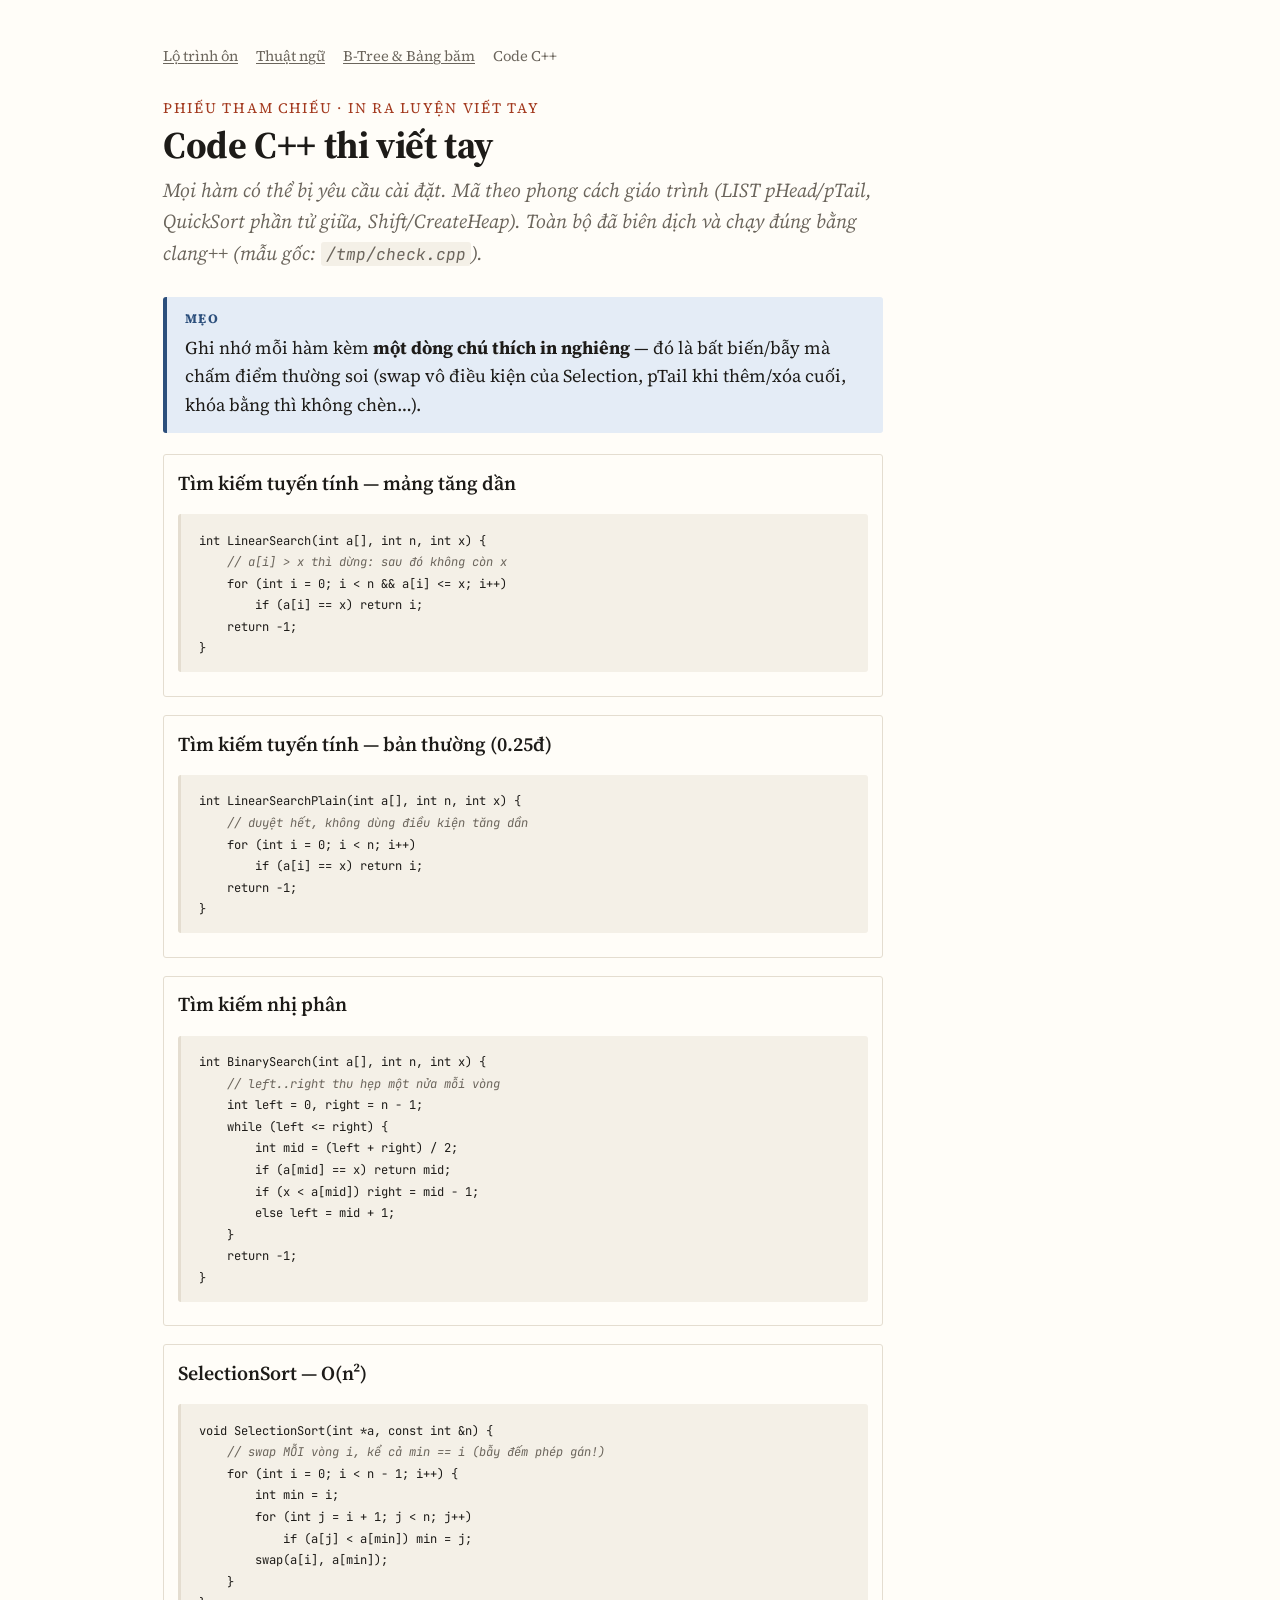
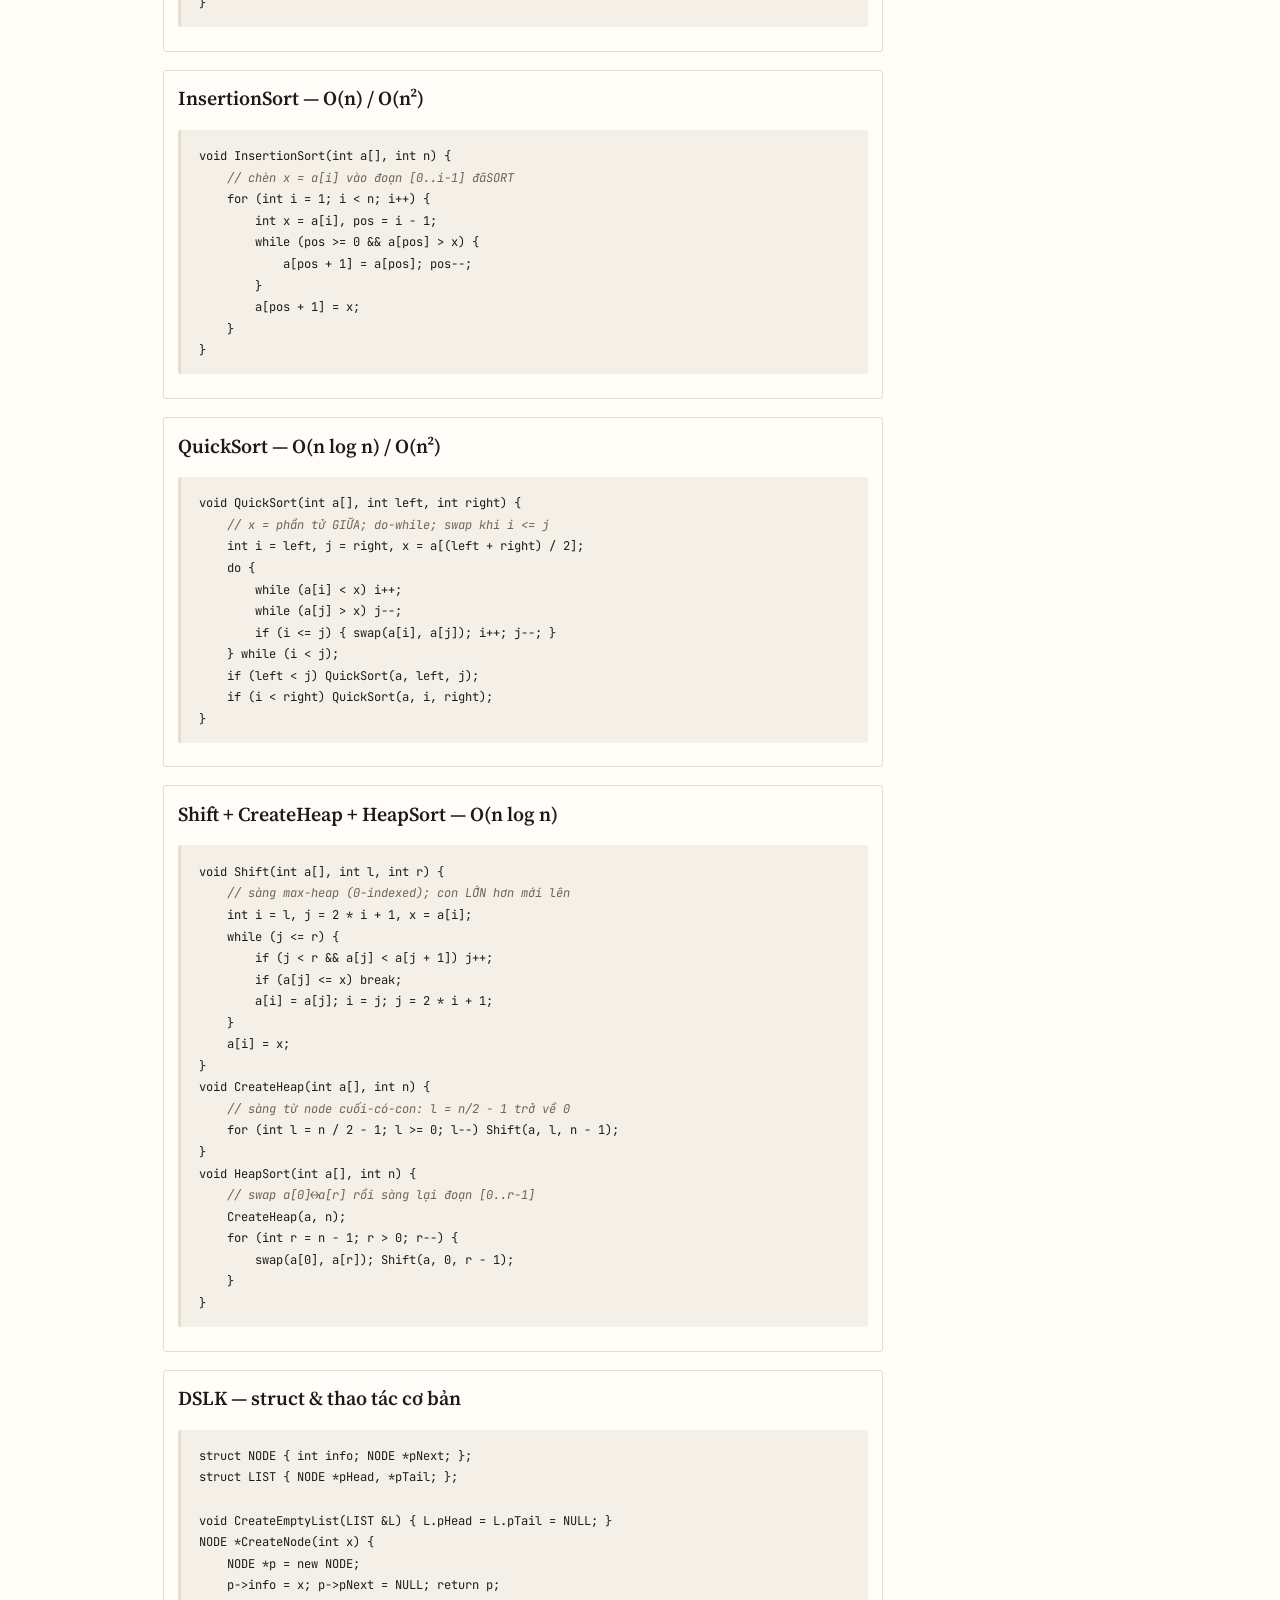
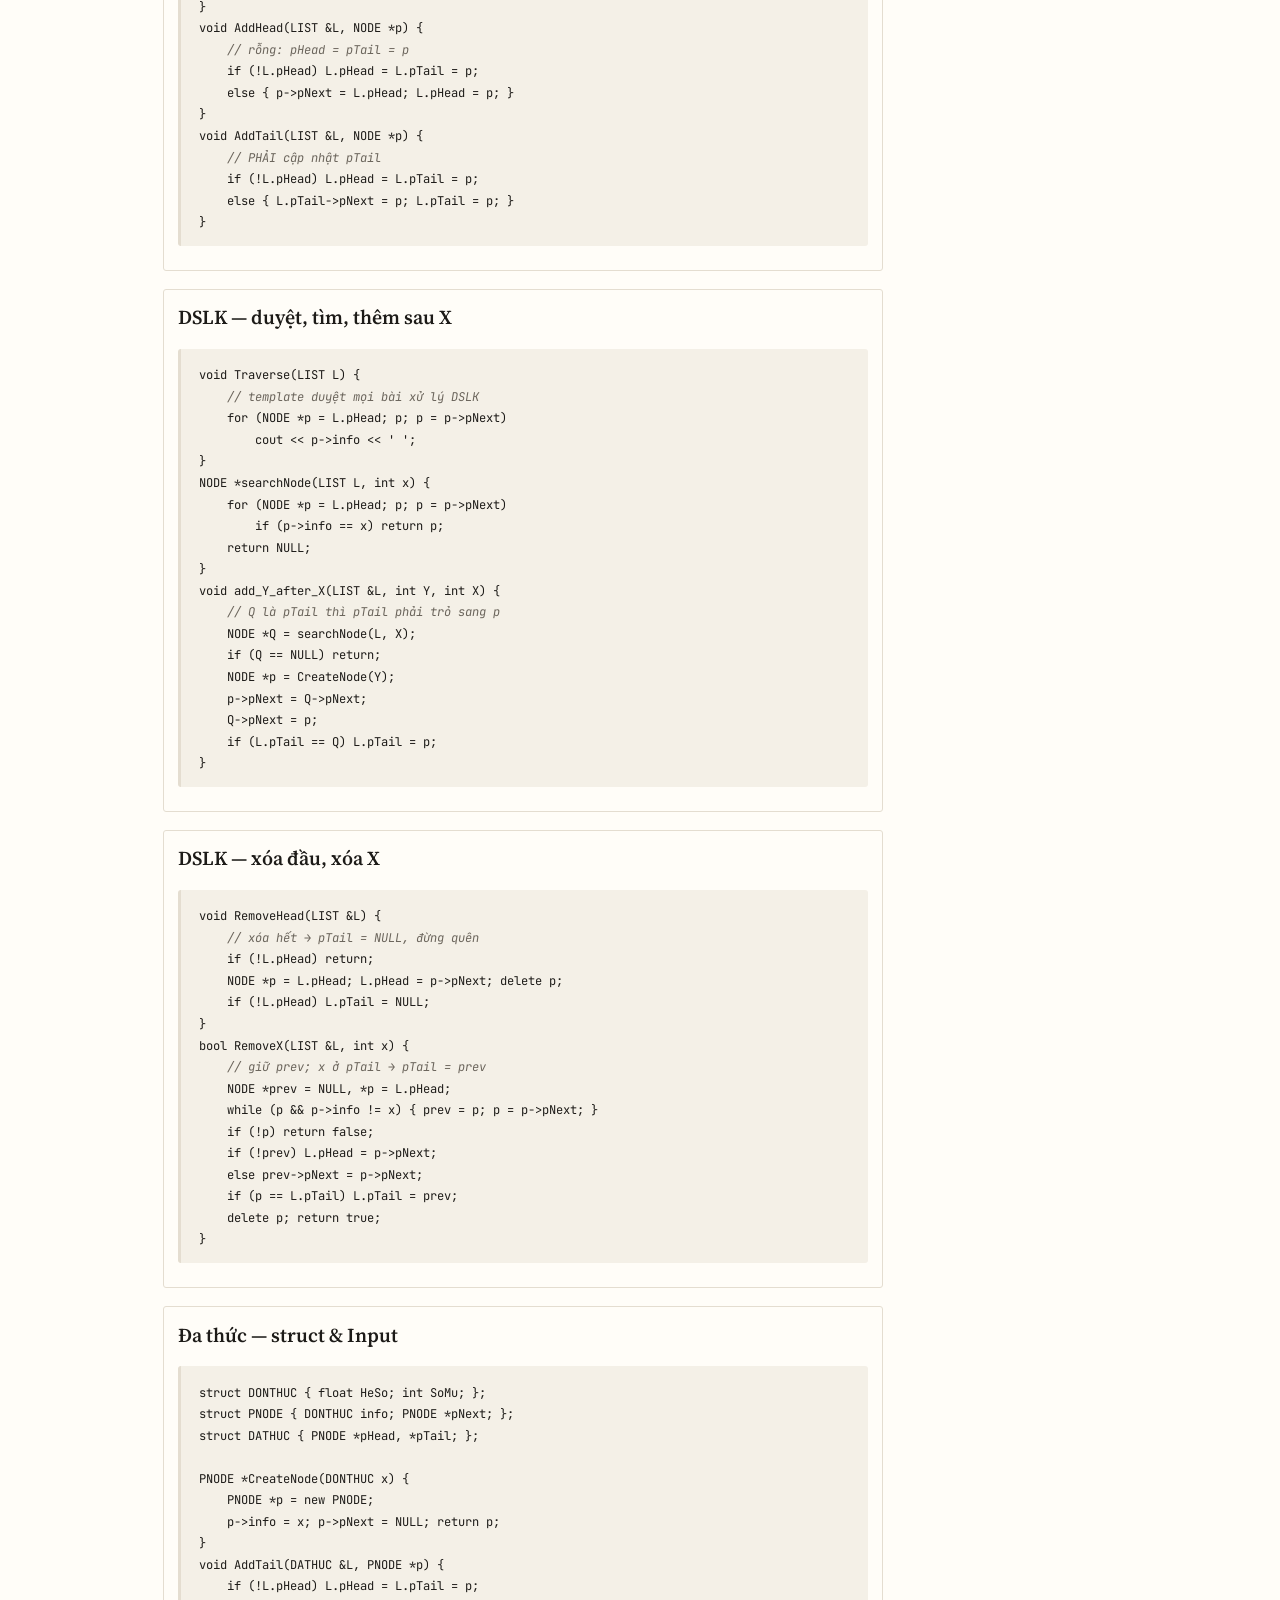
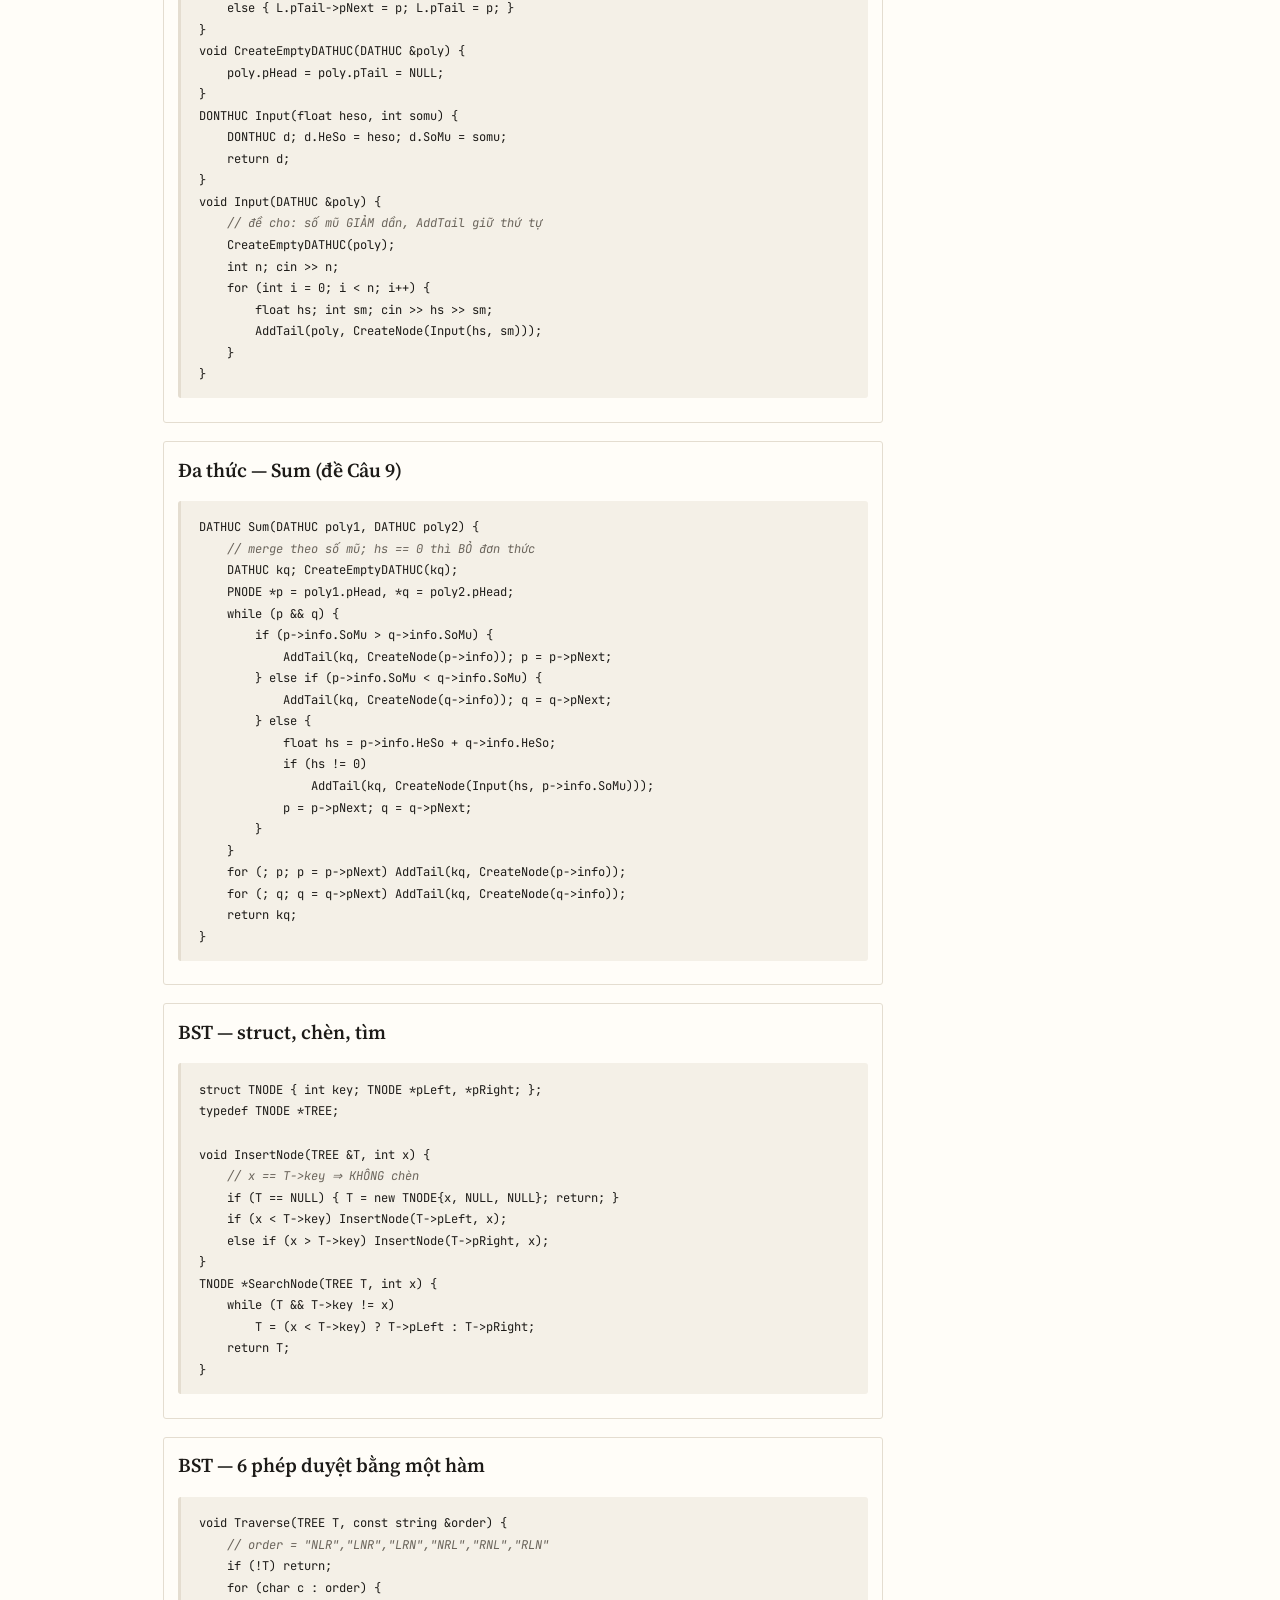
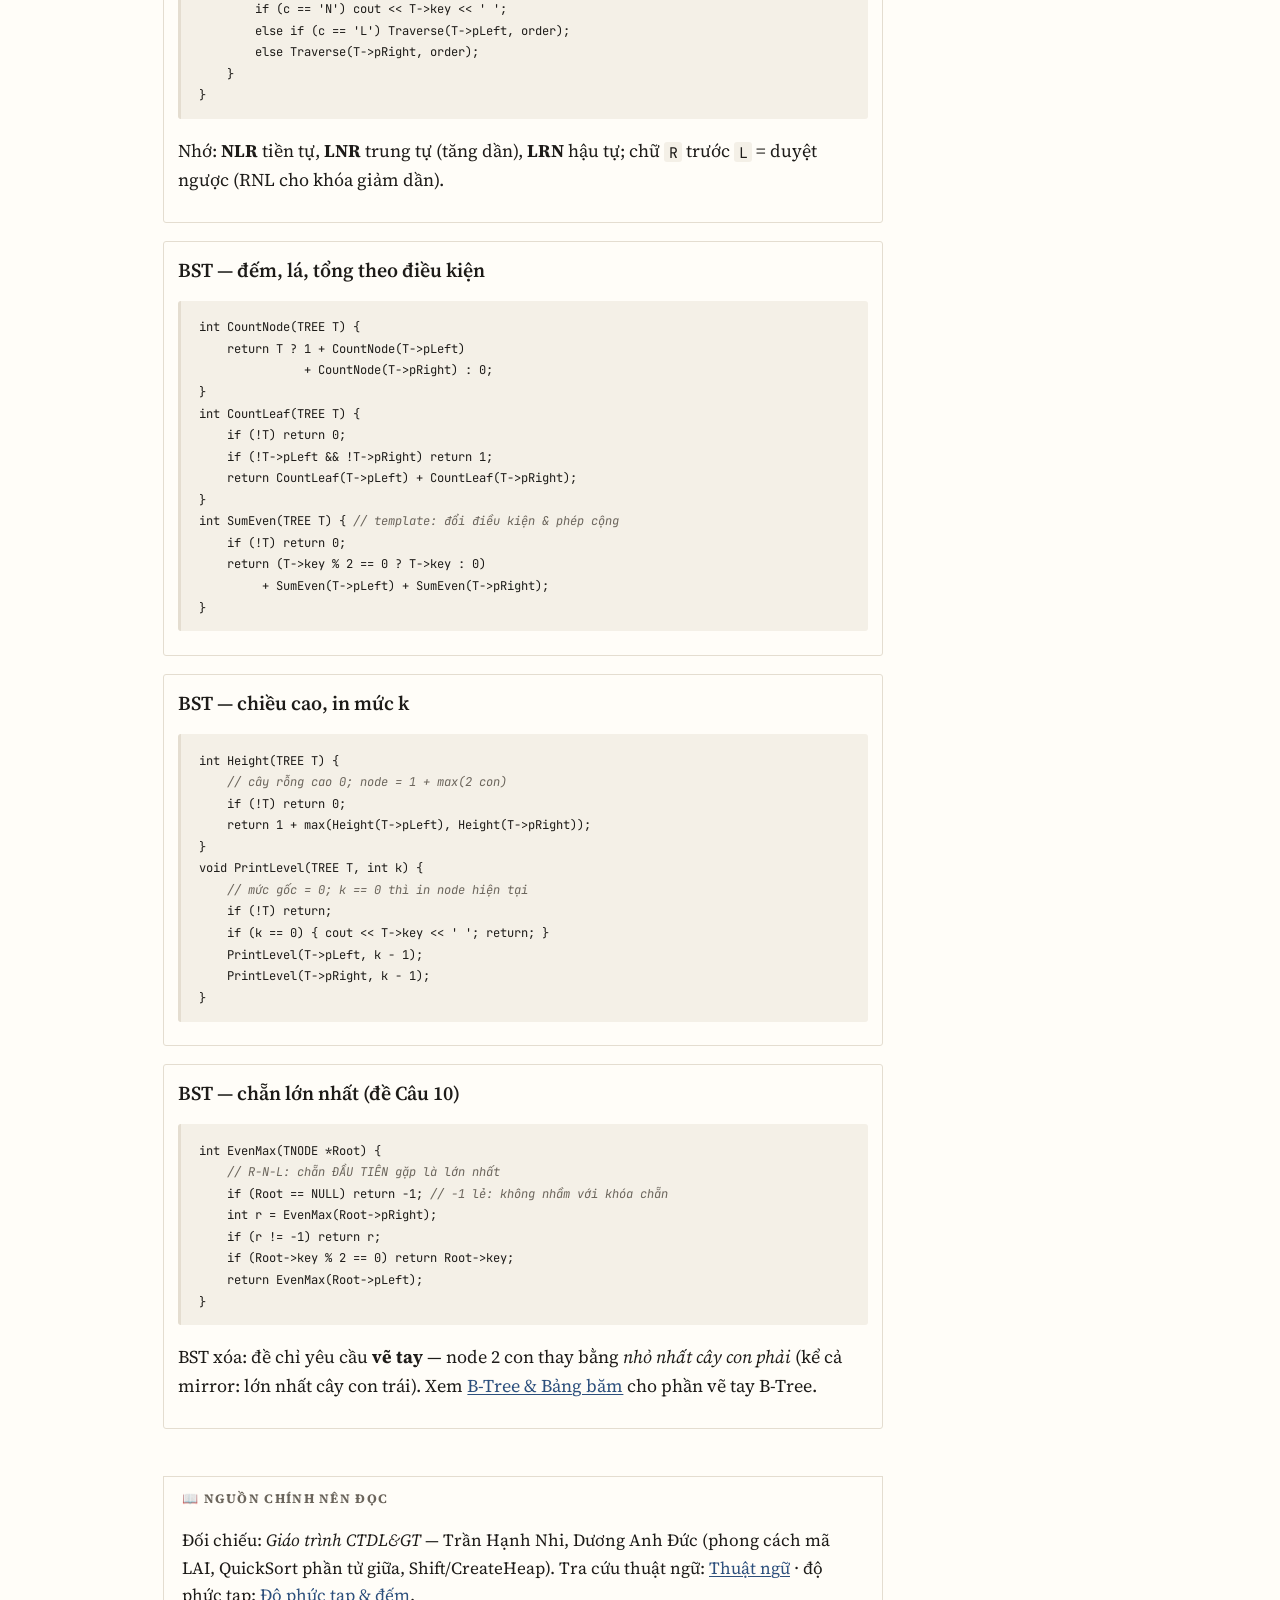
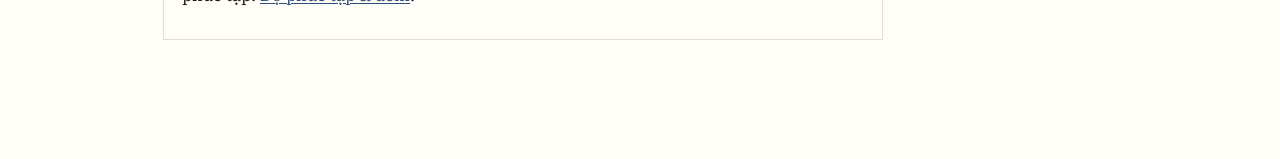
<file: reference/code-mau-cpp.html>
<!doctype html>
<html lang="vi">
<head>
<meta charset="utf-8">
<meta name="viewport" content="width=device-width, initial-scale=1">
<title>Mẫu · Code C++ thi viết tay — Ôn thi CTDL&amp;GT</title>
<link rel="stylesheet" href="../assets/style.css">
</head>
<body>
<main class="wide">
<nav class="crumbs">
<a href="../index.html">Lộ trình ôn</a>
<a href="../reference/glossary.html">Thuật ngữ</a>
<a href="../reference/b-tree-va-bang-bam.html">B-Tree &amp; Bảng băm</a>
<span>Code C++</span>
</nav>

<p class="kicker">Phiếu tham chiếu · in ra luyện viết tay</p>
<h1>Code C++ thi viết tay</h1>
<p class="subtitle">Mọi hàm có thể bị yêu cầu cài đặt. Mã theo phong cách giáo trình (LIST pHead/pTail, QuickSort phần tử giữa, Shift/CreateHeap). Toàn bộ đã biên dịch và chạy đúng bằng clang++ (mẫu gốc: <code>/tmp/check.cpp</code>).</p>

<div class="callout tip"><p>Ghi nhớ mỗi hàm kèm <strong>một dòng chú thích in nghiêng</strong> — đó là bất biến/bẫy mà chấm điểm thường soi (swap vô điều kiện của Selection, pTail khi thêm/xóa cuối, khóa bằng thì không chèn…).</p></div>

<div class="cols">

<div class="card">
<h3>Tìm kiếm tuyến tính — mảng tăng dần</h3>
<pre><code>int LinearSearch(int a[], int n, int x) {
    <span class="cm">// a[i] &gt; x thì dừng: sau đó không còn x</span>
    for (int i = 0; i &lt; n &amp;&amp; a[i] &lt;= x; i++)
        if (a[i] == x) return i;
    return -1;
}</code></pre>
</div>

<div class="card">
<h3>Tìm kiếm tuyến tính — bản thường (0.25đ)</h3>
<pre><code>int LinearSearchPlain(int a[], int n, int x) {
    <span class="cm">// duyệt hết, không dùng điều kiện tăng dần</span>
    for (int i = 0; i &lt; n; i++)
        if (a[i] == x) return i;
    return -1;
}</code></pre>
</div>

<div class="card">
<h3>Tìm kiếm nhị phân</h3>
<pre><code>int BinarySearch(int a[], int n, int x) {
    <span class="cm">// left..right thu hẹp một nửa mỗi vòng</span>
    int left = 0, right = n - 1;
    while (left &lt;= right) {
        int mid = (left + right) / 2;
        if (a[mid] == x) return mid;
        if (x &lt; a[mid]) right = mid - 1;
        else left = mid + 1;
    }
    return -1;
}</code></pre>
</div>

<div class="card">
<h3>SelectionSort — O(n²)</h3>
<pre><code>void SelectionSort(int *a, const int &amp;n) {
    <span class="cm">// swap MỖI vòng i, kể cả min == i (bẫy đếm phép gán!)</span>
    for (int i = 0; i &lt; n - 1; i++) {
        int min = i;
        for (int j = i + 1; j &lt; n; j++)
            if (a[j] &lt; a[min]) min = j;
        swap(a[i], a[min]);
    }
}</code></pre>
</div>

<div class="card">
<h3>InsertionSort — O(n) / O(n²)</h3>
<pre><code>void InsertionSort(int a[], int n) {
    <span class="cm">// chèn x = a[i] vào đoạn [0..i-1] đãSORT</span>
    for (int i = 1; i &lt; n; i++) {
        int x = a[i], pos = i - 1;
        while (pos &gt;= 0 &amp;&amp; a[pos] &gt; x) {
            a[pos + 1] = a[pos]; pos--;
        }
        a[pos + 1] = x;
    }
}</code></pre>
</div>

<div class="card">
<h3>QuickSort — O(n log n) / O(n²)</h3>
<pre><code>void QuickSort(int a[], int left, int right) {
    <span class="cm">// x = phần tử GIỮA; do-while; swap khi i &lt;= j</span>
    int i = left, j = right, x = a[(left + right) / 2];
    do {
        while (a[i] &lt; x) i++;
        while (a[j] &gt; x) j--;
        if (i &lt;= j) { swap(a[i], a[j]); i++; j--; }
    } while (i &lt; j);
    if (left &lt; j) QuickSort(a, left, j);
    if (i &lt; right) QuickSort(a, i, right);
}</code></pre>
</div>

<div class="card">
<h3>Shift + CreateHeap + HeapSort — O(n log n)</h3>
<pre><code>void Shift(int a[], int l, int r) {
    <span class="cm">// sàng max-heap (0-indexed); con LỚN hơn mới lên</span>
    int i = l, j = 2 * i + 1, x = a[i];
    while (j &lt;= r) {
        if (j &lt; r &amp;&amp; a[j] &lt; a[j + 1]) j++;
        if (a[j] &lt;= x) break;
        a[i] = a[j]; i = j; j = 2 * i + 1;
    }
    a[i] = x;
}
void CreateHeap(int a[], int n) {
    <span class="cm">// sàng từ node cuối-có-con: l = n/2 - 1 trở về 0</span>
    for (int l = n / 2 - 1; l &gt;= 0; l--) Shift(a, l, n - 1);
}
void HeapSort(int a[], int n) {
    <span class="cm">// swap a[0]↔a[r] rồi sàng lại đoạn [0..r-1]</span>
    CreateHeap(a, n);
    for (int r = n - 1; r &gt; 0; r--) {
        swap(a[0], a[r]); Shift(a, 0, r - 1);
    }
}</code></pre>
</div>

<div class="card">
<h3>DSLK — struct &amp; thao tác cơ bản</h3>
<pre><code>struct NODE { int info; NODE *pNext; };
struct LIST { NODE *pHead, *pTail; };

void CreateEmptyList(LIST &amp;L) { L.pHead = L.pTail = NULL; }
NODE *CreateNode(int x) {
    NODE *p = new NODE;
    p-&gt;info = x; p-&gt;pNext = NULL; return p;
}
void AddHead(LIST &amp;L, NODE *p) {
    <span class="cm">// rỗng: pHead = pTail = p</span>
    if (!L.pHead) L.pHead = L.pTail = p;
    else { p-&gt;pNext = L.pHead; L.pHead = p; }
}
void AddTail(LIST &amp;L, NODE *p) {
    <span class="cm">// PHẢI cập nhật pTail</span>
    if (!L.pHead) L.pHead = L.pTail = p;
    else { L.pTail-&gt;pNext = p; L.pTail = p; }
}</code></pre>
</div>

<div class="card">
<h3>DSLK — duyệt, tìm, thêm sau X</h3>
<pre><code>void Traverse(LIST L) {
    <span class="cm">// template duyệt mọi bài xử lý DSLK</span>
    for (NODE *p = L.pHead; p; p = p-&gt;pNext)
        cout &lt;&lt; p-&gt;info &lt;&lt; ' ';
}
NODE *searchNode(LIST L, int x) {
    for (NODE *p = L.pHead; p; p = p-&gt;pNext)
        if (p-&gt;info == x) return p;
    return NULL;
}
void add_Y_after_X(LIST &amp;L, int Y, int X) {
    <span class="cm">// Q là pTail thì pTail phải trỏ sang p</span>
    NODE *Q = searchNode(L, X);
    if (Q == NULL) return;
    NODE *p = CreateNode(Y);
    p-&gt;pNext = Q-&gt;pNext;
    Q-&gt;pNext = p;
    if (L.pTail == Q) L.pTail = p;
}</code></pre>
</div>

<div class="card">
<h3>DSLK — xóa đầu, xóa X</h3>
<pre><code>void RemoveHead(LIST &amp;L) {
    <span class="cm">// xóa hết → pTail = NULL, đừng quên</span>
    if (!L.pHead) return;
    NODE *p = L.pHead; L.pHead = p-&gt;pNext; delete p;
    if (!L.pHead) L.pTail = NULL;
}
bool RemoveX(LIST &amp;L, int x) {
    <span class="cm">// giữ prev; x ở pTail → pTail = prev</span>
    NODE *prev = NULL, *p = L.pHead;
    while (p &amp;&amp; p-&gt;info != x) { prev = p; p = p-&gt;pNext; }
    if (!p) return false;
    if (!prev) L.pHead = p-&gt;pNext;
    else prev-&gt;pNext = p-&gt;pNext;
    if (p == L.pTail) L.pTail = prev;
    delete p; return true;
}</code></pre>
</div>

<div class="card">
<h3>Đa thức — struct &amp; Input</h3>
<pre><code>struct DONTHUC { float HeSo; int SoMu; };
struct PNODE { DONTHUC info; PNODE *pNext; };
struct DATHUC { PNODE *pHead, *pTail; };

PNODE *CreateNode(DONTHUC x) {
    PNODE *p = new PNODE;
    p-&gt;info = x; p-&gt;pNext = NULL; return p;
}
void AddTail(DATHUC &amp;L, PNODE *p) {
    if (!L.pHead) L.pHead = L.pTail = p;
    else { L.pTail-&gt;pNext = p; L.pTail = p; }
}
void CreateEmptyDATHUC(DATHUC &amp;poly) {
    poly.pHead = poly.pTail = NULL;
}
DONTHUC Input(float heso, int somu) {
    DONTHUC d; d.HeSo = heso; d.SoMu = somu;
    return d;
}
void Input(DATHUC &amp;poly) {
    <span class="cm">// đề cho: số mũ GIẢM dần, AddTail giữ thứ tự</span>
    CreateEmptyDATHUC(poly);
    int n; cin &gt;&gt; n;
    for (int i = 0; i &lt; n; i++) {
        float hs; int sm; cin &gt;&gt; hs &gt;&gt; sm;
        AddTail(poly, CreateNode(Input(hs, sm)));
    }
}</code></pre>
</div>

<div class="card">
<h3>Đa thức — Sum (đề Câu 9)</h3>
<pre><code>DATHUC Sum(DATHUC poly1, DATHUC poly2) {
    <span class="cm">// merge theo số mũ; hs == 0 thì BỎ đơn thức</span>
    DATHUC kq; CreateEmptyDATHUC(kq);
    PNODE *p = poly1.pHead, *q = poly2.pHead;
    while (p &amp;&amp; q) {
        if (p-&gt;info.SoMu &gt; q-&gt;info.SoMu) {
            AddTail(kq, CreateNode(p-&gt;info)); p = p-&gt;pNext;
        } else if (p-&gt;info.SoMu &lt; q-&gt;info.SoMu) {
            AddTail(kq, CreateNode(q-&gt;info)); q = q-&gt;pNext;
        } else {
            float hs = p-&gt;info.HeSo + q-&gt;info.HeSo;
            if (hs != 0)
                AddTail(kq, CreateNode(Input(hs, p-&gt;info.SoMu)));
            p = p-&gt;pNext; q = q-&gt;pNext;
        }
    }
    for (; p; p = p-&gt;pNext) AddTail(kq, CreateNode(p-&gt;info));
    for (; q; q = q-&gt;pNext) AddTail(kq, CreateNode(q-&gt;info));
    return kq;
}</code></pre>
</div>

<div class="card">
<h3>BST — struct, chèn, tìm</h3>
<pre><code>struct TNODE { int key; TNODE *pLeft, *pRight; };
typedef TNODE *TREE;

void InsertNode(TREE &amp;T, int x) {
    <span class="cm">// x == T-&gt;key ⇒ KHÔNG chèn</span>
    if (T == NULL) { T = new TNODE{x, NULL, NULL}; return; }
    if (x &lt; T-&gt;key) InsertNode(T-&gt;pLeft, x);
    else if (x &gt; T-&gt;key) InsertNode(T-&gt;pRight, x);
}
TNODE *SearchNode(TREE T, int x) {
    while (T &amp;&amp; T-&gt;key != x)
        T = (x &lt; T-&gt;key) ? T-&gt;pLeft : T-&gt;pRight;
    return T;
}</code></pre>
</div>

<div class="card">
<h3>BST — 6 phép duyệt bằng một hàm</h3>
<pre><code>void Traverse(TREE T, const string &amp;order) {
    <span class="cm">// order = "NLR","LNR","LRN","NRL","RNL","RLN"</span>
    if (!T) return;
    for (char c : order) {
        if (c == 'N') cout &lt;&lt; T-&gt;key &lt;&lt; ' ';
        else if (c == 'L') Traverse(T-&gt;pLeft, order);
        else Traverse(T-&gt;pRight, order);
    }
}</code></pre>
<p>Nhớ: <strong>NLR</strong> tiền tự, <strong>LNR</strong> trung tự (tăng dần), <strong>LRN</strong> hậu tự; chữ <code>R</code> trước <code>L</code> = duyệt ngược (RNL cho khóa giảm dần).</p>
</div>

<div class="card">
<h3>BST — đếm, lá, tổng theo điều kiện</h3>
<pre><code>int CountNode(TREE T) {
    return T ? 1 + CountNode(T-&gt;pLeft)
               + CountNode(T-&gt;pRight) : 0;
}
int CountLeaf(TREE T) {
    if (!T) return 0;
    if (!T-&gt;pLeft &amp;&amp; !T-&gt;pRight) return 1;
    return CountLeaf(T-&gt;pLeft) + CountLeaf(T-&gt;pRight);
}
int SumEven(TREE T) { <span class="cm">// template: đổi điều kiện &amp; phép cộng</span>
    if (!T) return 0;
    return (T-&gt;key % 2 == 0 ? T-&gt;key : 0)
         + SumEven(T-&gt;pLeft) + SumEven(T-&gt;pRight);
}</code></pre>
</div>

<div class="card">
<h3>BST — chiều cao, in mức k</h3>
<pre><code>int Height(TREE T) {
    <span class="cm">// cây rỗng cao 0; node = 1 + max(2 con)</span>
    if (!T) return 0;
    return 1 + max(Height(T-&gt;pLeft), Height(T-&gt;pRight));
}
void PrintLevel(TREE T, int k) {
    <span class="cm">// mức gốc = 0; k == 0 thì in node hiện tại</span>
    if (!T) return;
    if (k == 0) { cout &lt;&lt; T-&gt;key &lt;&lt; ' '; return; }
    PrintLevel(T-&gt;pLeft, k - 1);
    PrintLevel(T-&gt;pRight, k - 1);
}</code></pre>
</div>

<div class="card">
<h3>BST — chẵn lớn nhất (đề Câu 10)</h3>
<pre><code>int EvenMax(TNODE *Root) {
    <span class="cm">// R-N-L: chẵn ĐẦU TIÊN gặp là lớn nhất</span>
    if (Root == NULL) return -1; <span class="cm">// -1 lẻ: không nhầm với khóa chẵn</span>
    int r = EvenMax(Root-&gt;pRight);
    if (r != -1) return r;
    if (Root-&gt;key % 2 == 0) return Root-&gt;key;
    return EvenMax(Root-&gt;pLeft);
}</code></pre>
<p>BST xóa: đề chỉ yêu cầu <strong>vẽ tay</strong> — node 2 con thay bằng <em>nhỏ nhất cây con phải</em> (kể cả mirror: lớn nhất cây con trái). Xem <a href="../reference/b-tree-va-bang-bam.html">B-Tree &amp; Bảng băm</a> cho phần vẽ tay B-Tree.</p>
</div>

</div>

<div class="source"><p>Đối chiếu: <em>Giáo trình CTDL&amp;GT</em> — Trần Hạnh Nhi, Dương Anh Đức (phong cách mã LAI, QuickSort phần tử giữa, Shift/CreateHeap). Tra cứu thuật ngữ: <a href="../reference/glossary.html">Thuật ngữ</a> · độ phức tạp: <a href="../reference/do-phuc-tap-va-dem.html">Độ phức tạp &amp; đếm</a>.</p></div>
</main>
</body>
</html>
</file>
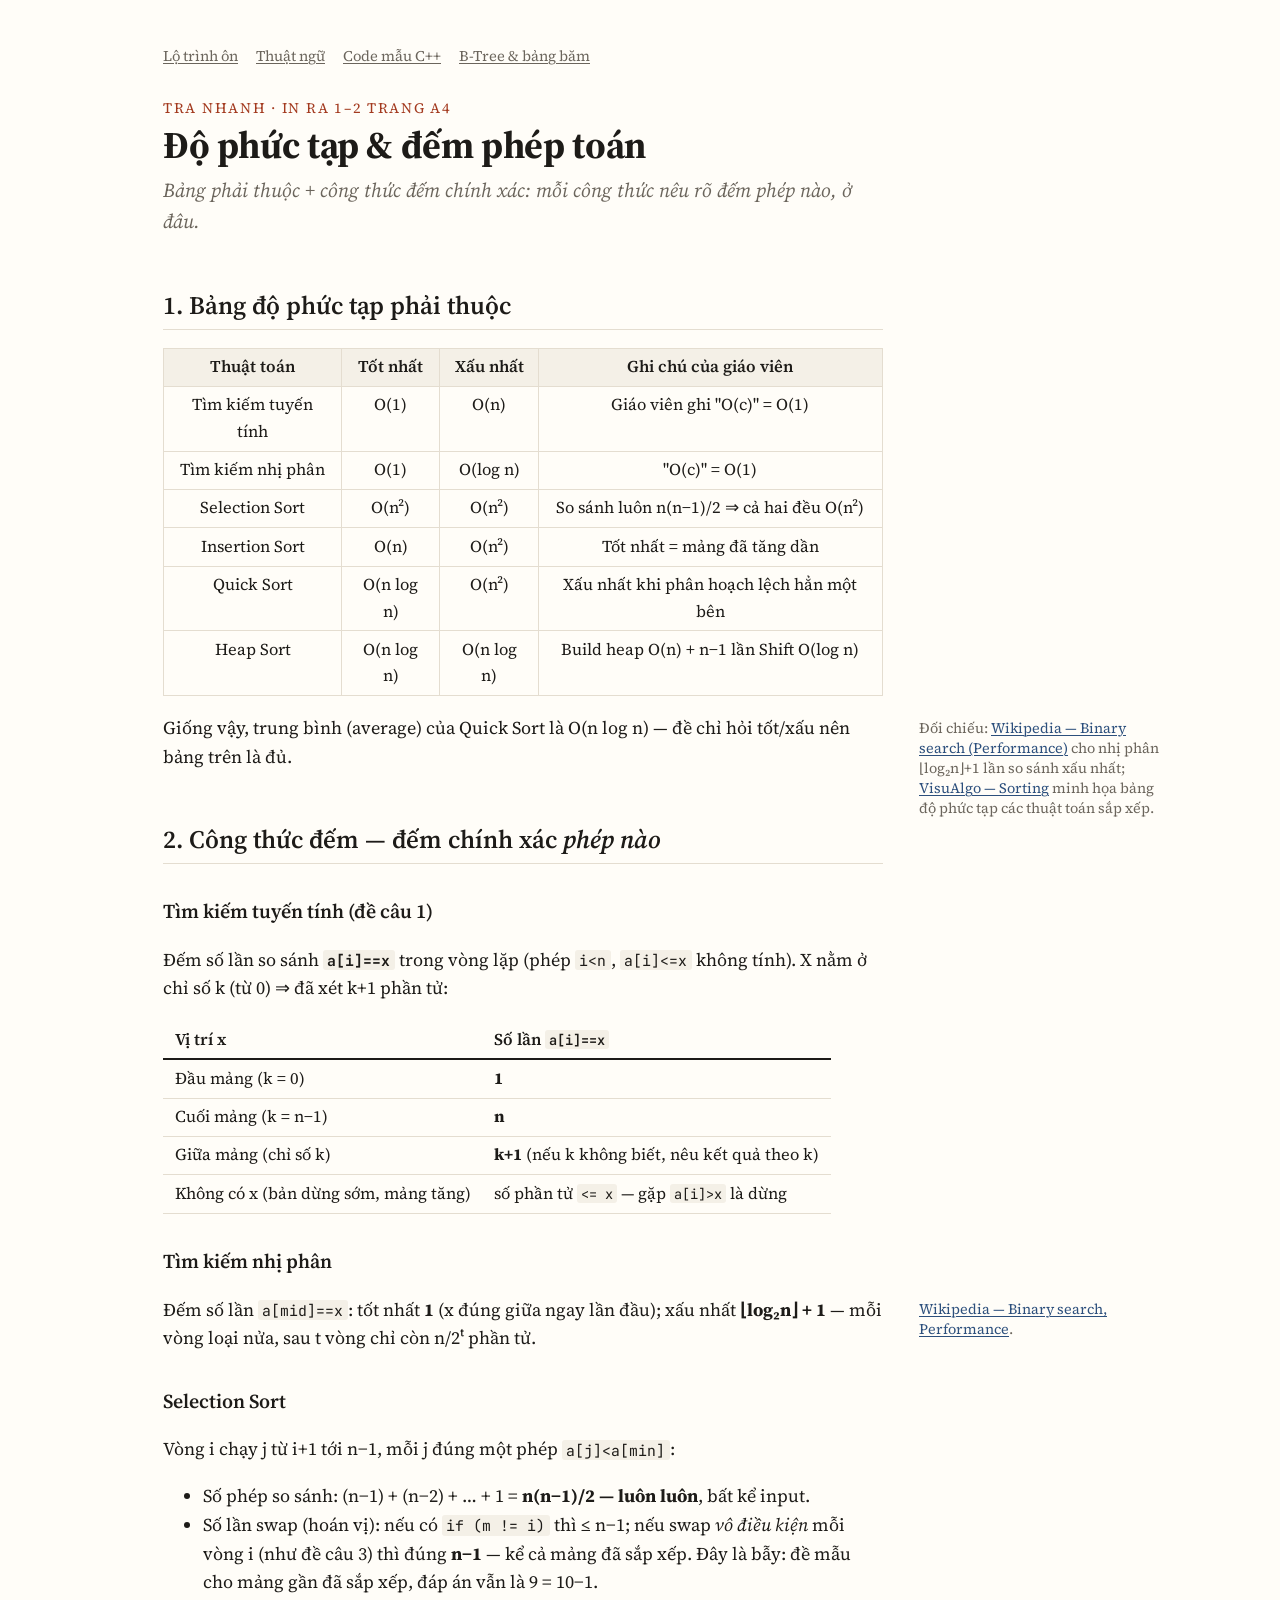
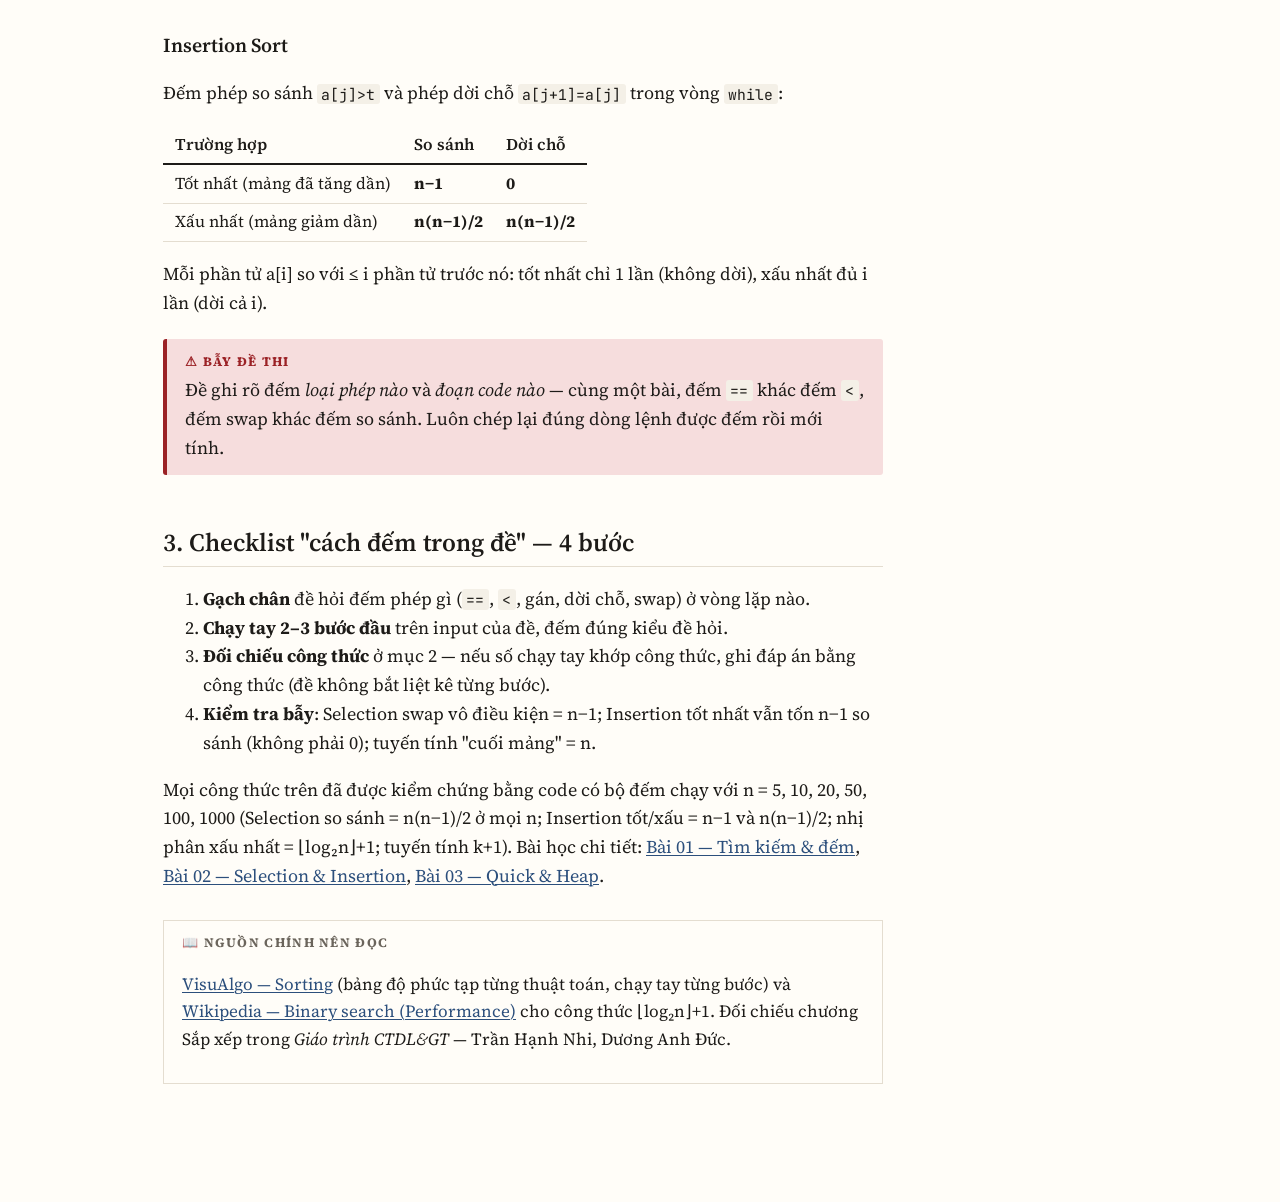
<file: reference/do-phuc-tap-va-dem.html>
<!doctype html>
<html lang="vi">
<head>
<meta charset="utf-8">
<meta name="viewport" content="width=device-width, initial-scale=1">
<title>Độ phức tạp &amp; đếm phép toán — Ôn thi CTDL&amp;GT</title>
<link rel="stylesheet" href="../assets/style.css">
</head>
<body>
<main>
<nav class="crumbs">
<a href="../index.html">Lộ trình ôn</a>
<a href="glossary.html">Thuật ngữ</a>
<a href="code-mau-cpp.html">Code mẫu C++</a>
<a href="b-tree-va-bang-bam.html">B-Tree &amp; bảng băm</a>
</nav>

<p class="kicker">Tra nhanh · in ra 1–2 trang A4</p>
<h1>Độ phức tạp &amp; đếm phép toán</h1>
<p class="subtitle">Bảng phải thuộc + công thức đếm chính xác: mỗi công thức nêu rõ <em>đếm phép nào, ở đâu</em>.</p>

<h2>1. Bảng độ phức tạp phải thuộc</h2>
<table class="grid">
<thead><tr><th>Thuật toán</th><th>Tốt nhất</th><th>Xấu nhất</th><th>Ghi chú của giáo viên</th></tr></thead>
<tbody>
<tr><td>Tìm kiếm tuyến tính</td><td>O(1)</td><td>O(n)</td><td>Giáo viên ghi "O(c)" = O(1)</td></tr>
<tr><td>Tìm kiếm nhị phân</td><td>O(1)</td><td>O(log n)</td><td>"O(c)" = O(1)</td></tr>
<tr><td>Selection Sort</td><td>O(n²)</td><td>O(n²)</td><td>So sánh luôn n(n−1)/2 ⇒ cả hai đều O(n²)</td></tr>
<tr><td>Insertion Sort</td><td>O(n)</td><td>O(n²)</td><td>Tốt nhất = mảng đã tăng dần</td></tr>
<tr><td>Quick Sort</td><td>O(n log n)</td><td>O(n²)</td><td>Xấu nhất khi phân hoạch lệch hẳn một bên</td></tr>
<tr><td>Heap Sort</td><td>O(n log n)</td><td>O(n log n)</td><td>Build heap O(n) + n−1 lần Shift O(log n)</td></tr>
</tbody>
</table>
<p>Giống vậy, trung bình (average) của Quick Sort là O(n log n)<span class="sidenote">Đối chiếu: <a href="https://en.wikipedia.org/wiki/Binary_search#Performance">Wikipedia — Binary search (Performance)</a> cho nhị phân ⌊log₂n⌋+1 lần so sánh xấu nhất; <a href="https://visualgo.net/en/sorting">VisuAlgo — Sorting</a> minh họa bảng độ phức tạp các thuật toán sắp xếp.</span> — đề chỉ hỏi tốt/xấu nên bảng trên là đủ.</p>

<h2>2. Công thức đếm — đếm chính xác <em>phép nào</em></h2>

<h3>Tìm kiếm tuyến tính (đề câu 1)</h3>
<p>Đếm số lần so sánh <strong><code>a[i]==x</code></strong> trong vòng lặp (phép <code>i&lt;n</code>, <code>a[i]&lt;=x</code> không tính). X nằm ở chỉ số k (từ 0) ⇒ đã xét k+1 phần tử:</p>
<table>
<thead><tr><th>Vị trí x</th><th>Số lần <code>a[i]==x</code></th></tr></thead>
<tbody>
<tr><td>Đầu mảng (k = 0)</td><td><strong>1</strong></td></tr>
<tr><td>Cuối mảng (k = n−1)</td><td><strong>n</strong></td></tr>
<tr><td>Giữa mảng (chỉ số k)</td><td><strong>k+1</strong> (nếu k không biết, nêu kết quả theo k)</td></tr>
<tr><td>Không có x (bản dừng sớm, mảng tăng)</td><td>số phần tử <code>&lt;= x</code> — gặp <code>a[i]&gt;x</code> là dừng</td></tr>
</tbody>
</table>

<h3>Tìm kiếm nhị phân</h3>
<p>Đếm số lần <code>a[mid]==x</code>: tốt nhất <strong>1</strong> (x đúng giữa ngay lần đầu); xấu nhất <strong>⌊log₂n⌋ + 1</strong><span class="sidenote"><a href="https://en.wikipedia.org/wiki/Binary_search#Performance">Wikipedia — Binary search, Performance</a>.</span> — mỗi vòng loại nửa, sau t vòng chỉ còn n/2ᵗ phần tử.</p>

<h3>Selection Sort</h3>
<p>Vòng i chạy j từ i+1 tới n−1, mỗi j đúng một phép <code>a[j]&lt;a[min]</code>:</p>
<ul>
<li>Số phép so sánh: (n−1) + (n−2) + … + 1 = <strong>n(n−1)/2 — luôn luôn</strong>, bất kể input.</li>
<li>Số lần swap (hoán vị): nếu có <code>if (m != i)</code> thì ≤ n−1; nếu swap <em>vô điều kiện</em> mỗi vòng i (như đề câu 3) thì đúng <strong>n−1</strong> — kể cả mảng đã sắp xếp. Đây là bẫy: đề mẫu cho mảng gần đã sắp xếp, đáp án vẫn là 9 = 10−1.</li>
</ul>

<h3>Insertion Sort</h3>
<p>Đếm phép so sánh <code>a[j]&gt;t</code> và phép dời chỗ <code>a[j+1]=a[j]</code> trong vòng <code>while</code>:</p>
<table>
<thead><tr><th>Trường hợp</th><th>So sánh</th><th>Dời chỗ</th></tr></thead>
<tbody>
<tr><td>Tốt nhất (mảng đã tăng dần)</td><td><strong>n−1</strong></td><td><strong>0</strong></td></tr>
<tr><td>Xấu nhất (mảng giảm dần)</td><td><strong>n(n−1)/2</strong></td><td><strong>n(n−1)/2</strong></td></tr>
</tbody>
</table>
<p>Mỗi phần tử a[i] so với ≤ i phần tử trước nó: tốt nhất chỉ 1 lần (không dời), xấu nhất đủ i lần (dời cả i).</p>

<div class="callout trap">
<p>Đề ghi rõ đếm <em>loại phép nào</em> và <em>đoạn code nào</em> — cùng một bài, đếm <code>==</code> khác đếm <code>&lt;</code>, đếm swap khác đếm so sánh. Luôn chép lại đúng dòng lệnh được đếm rồi mới tính.</p>
</div>

<h2>3. Checklist "cách đếm trong đề" — 4 bước</h2>
<ol>
<li><strong>Gạch chân</strong> đề hỏi đếm phép gì (<code>==</code>, <code>&lt;</code>, gán, dời chỗ, swap) ở vòng lặp nào.</li>
<li><strong>Chạy tay 2–3 bước đầu</strong> trên input của đề, đếm đúng kiểu đề hỏi.</li>
<li><strong>Đối chiếu công thức</strong> ở mục 2 — nếu số chạy tay khớp công thức, ghi đáp án bằng công thức (đề không bắt liệt kê từng bước).</li>
<li><strong>Kiểm tra bẫy</strong>: Selection swap vô điều kiện = n−1; Insertion tốt nhất vẫn tốn n−1 so sánh (không phải 0); tuyến tính "cuối mảng" = n.</li>
</ol>

<p>Mọi công thức trên đã được kiểm chứng bằng code có bộ đếm chạy với n = 5, 10, 20, 50, 100, 1000 (Selection so sánh = n(n−1)/2 ở mọi n; Insertion tốt/xấu = n−1 và n(n−1)/2; nhị phân xấu nhất = ⌊log₂n⌋+1; tuyến tính k+1). Bài học chi tiết: <a href="../lessons/0001-tim-kiem-dem-so-sanh.html">Bài 01 — Tìm kiếm &amp; đếm</a>, <a href="../lessons/0002-selection-insertion-sort.html">Bài 02 — Selection &amp; Insertion</a>, <a href="../lessons/0003-quick-heap-sort.html">Bài 03 — Quick &amp; Heap</a>.</p>

<div class="source">
<p><a href="https://visualgo.net/en/sorting">VisuAlgo — Sorting</a> (bảng độ phức tạp từng thuật toán, chạy tay từng bước) và <a href="https://en.wikipedia.org/wiki/Binary_search#Performance">Wikipedia — Binary search (Performance)</a> cho công thức ⌊log₂n⌋+1. Đối chiếu chương Sắp xếp trong <em>Giáo trình CTDL&amp;GT</em> — Trần Hạnh Nhi, Dương Anh Đức.</p>
</div>
</main>
</body>
</html>
</file>
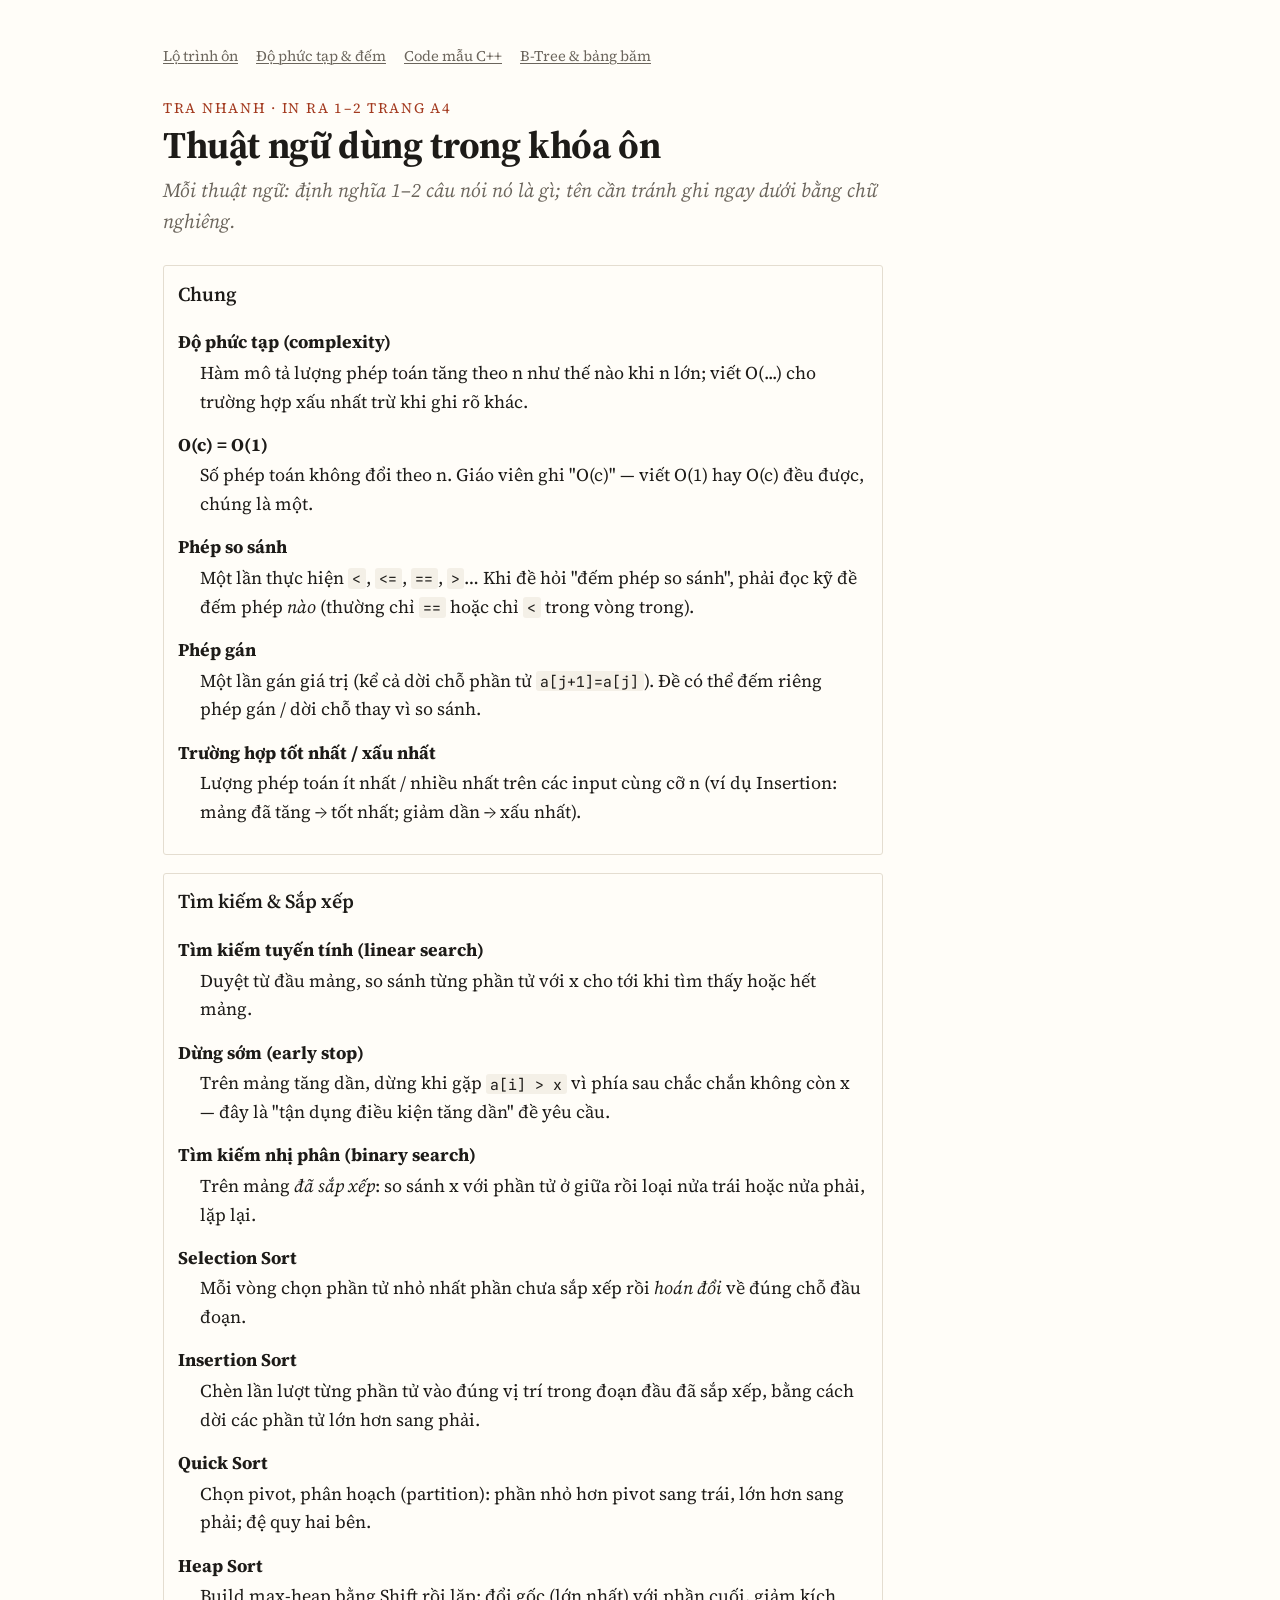
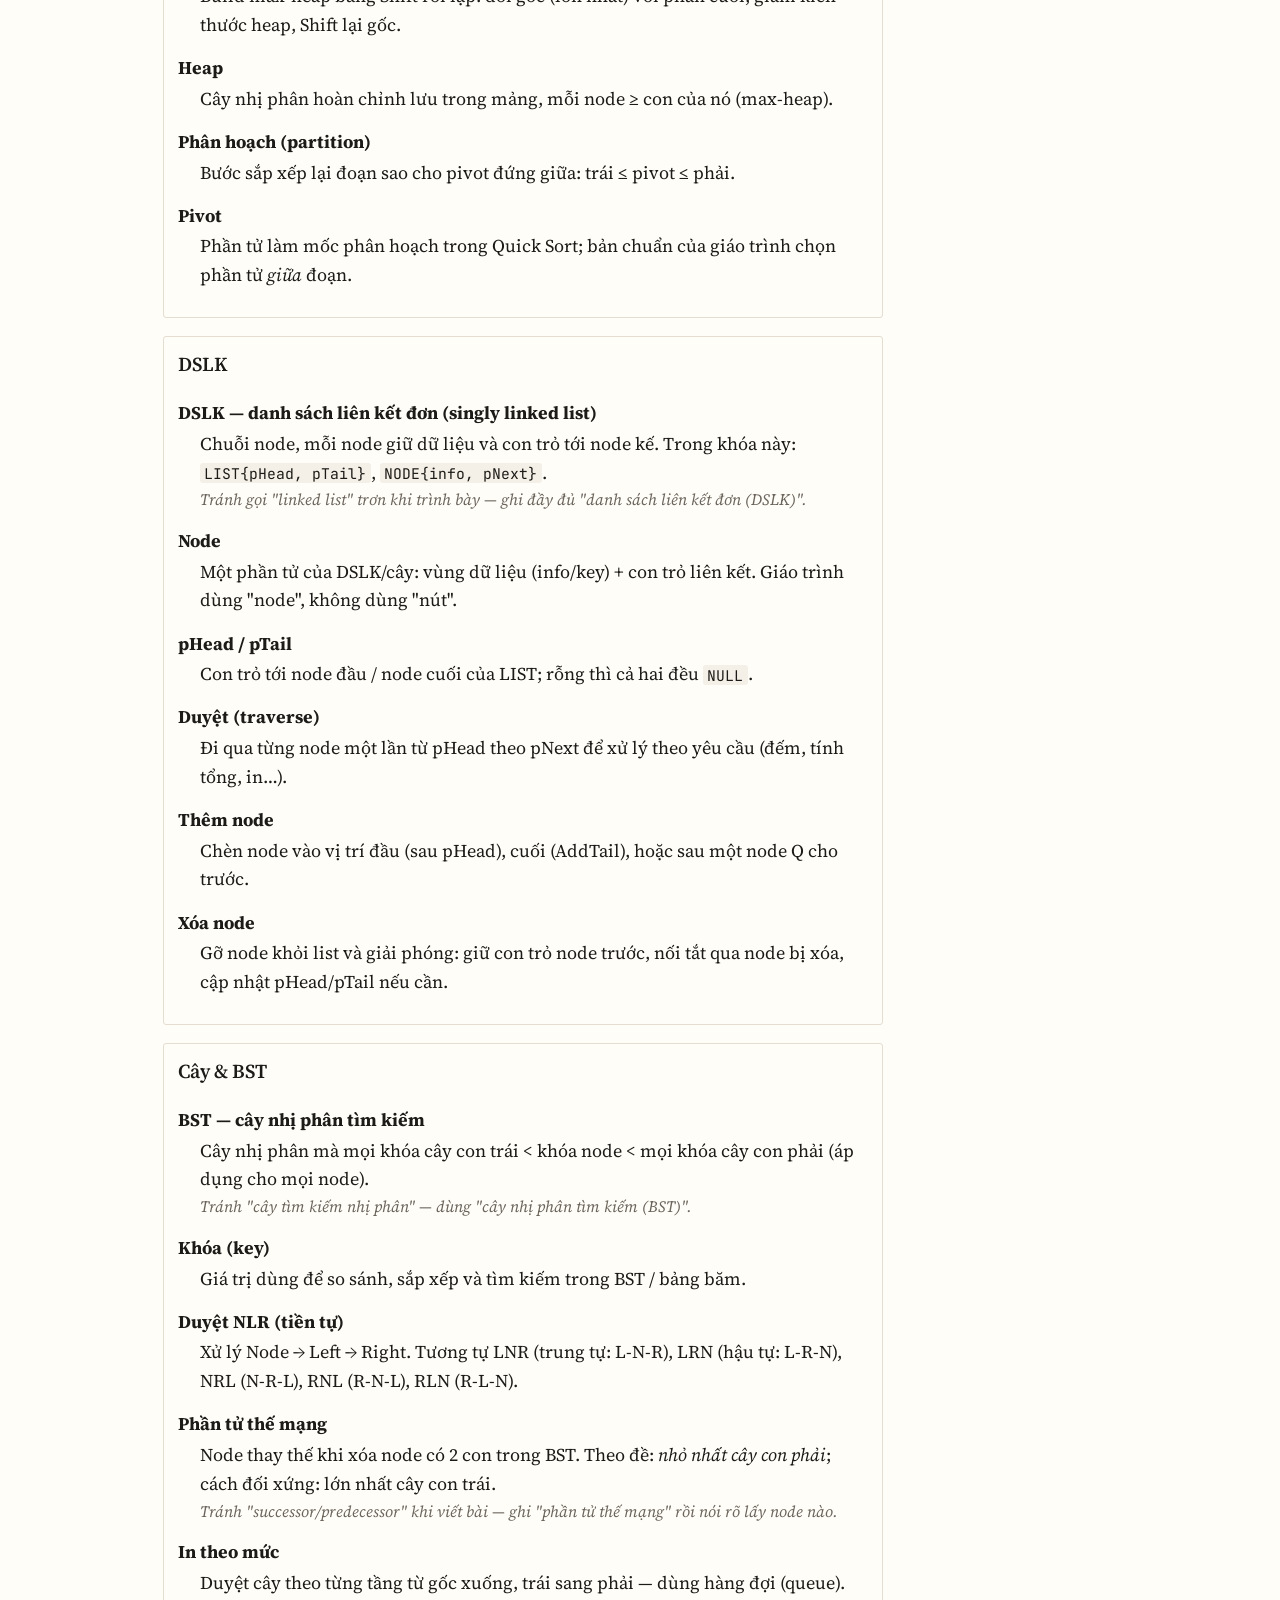
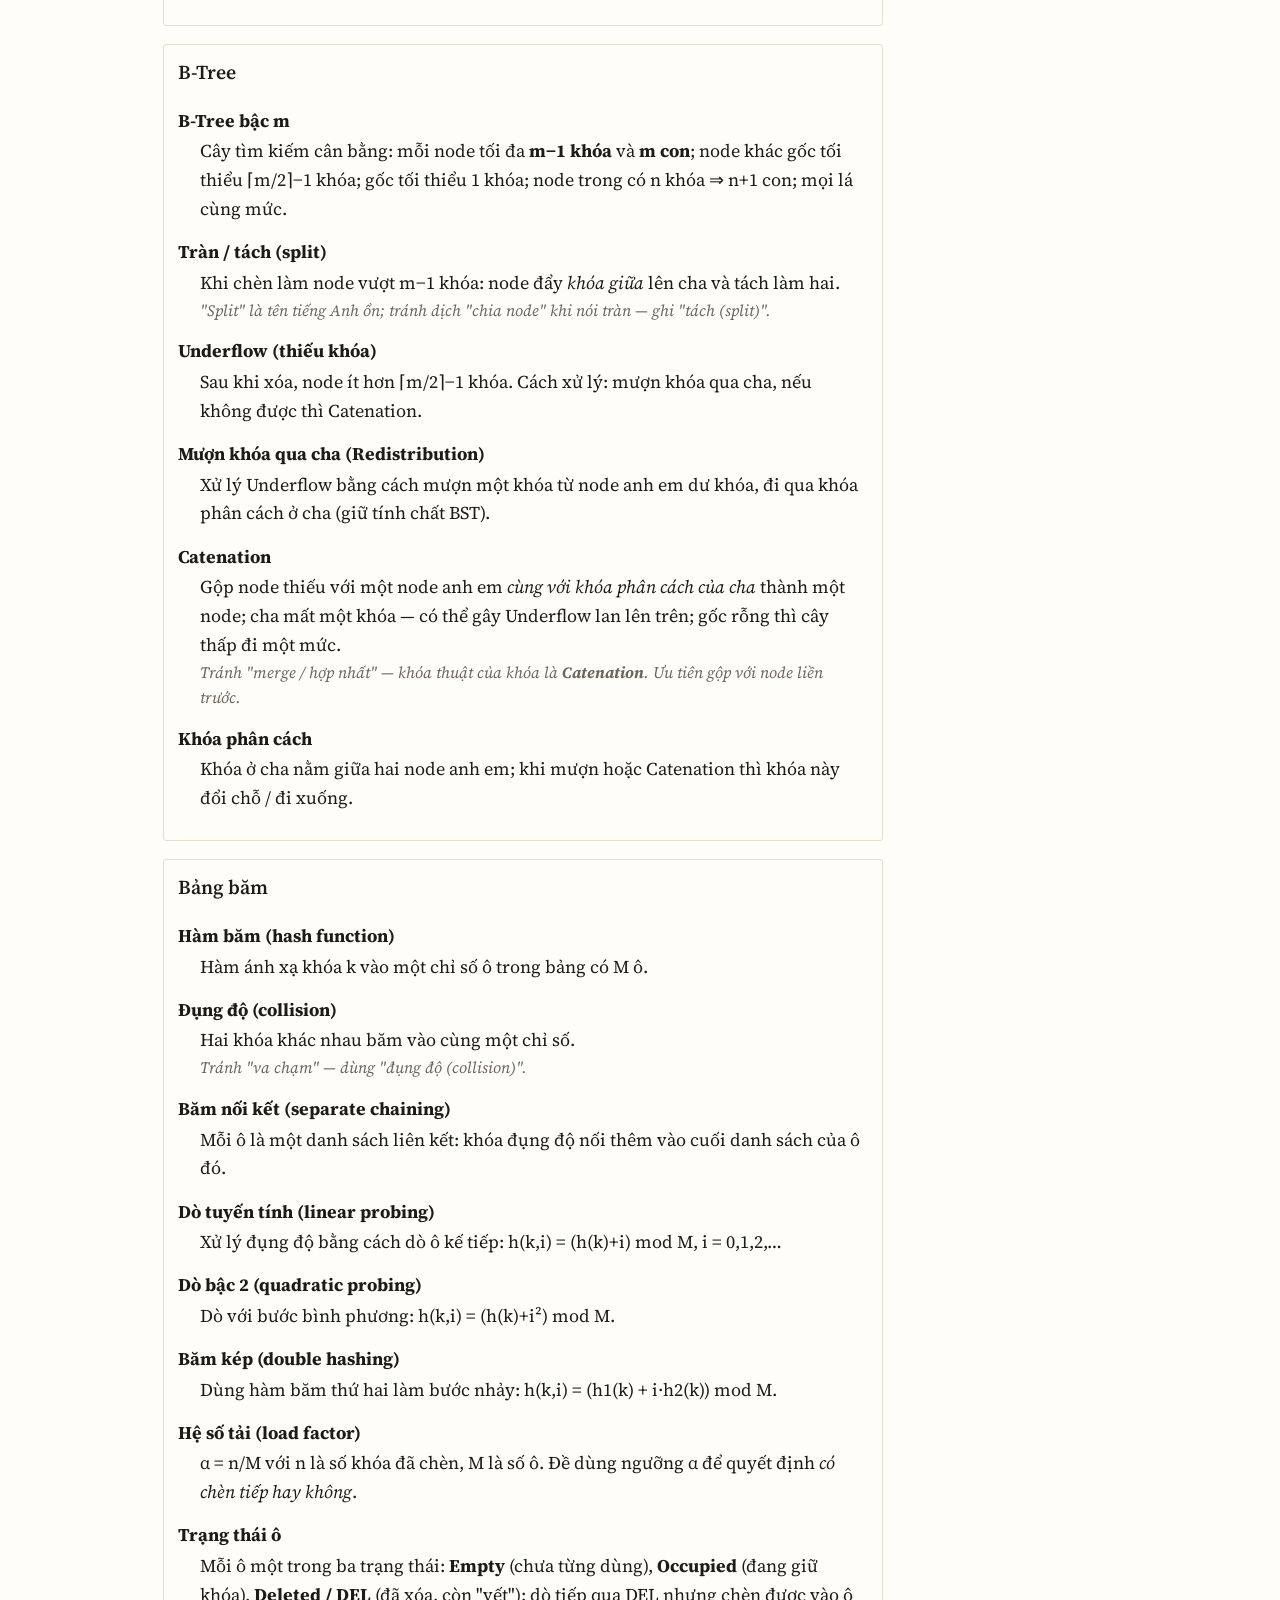
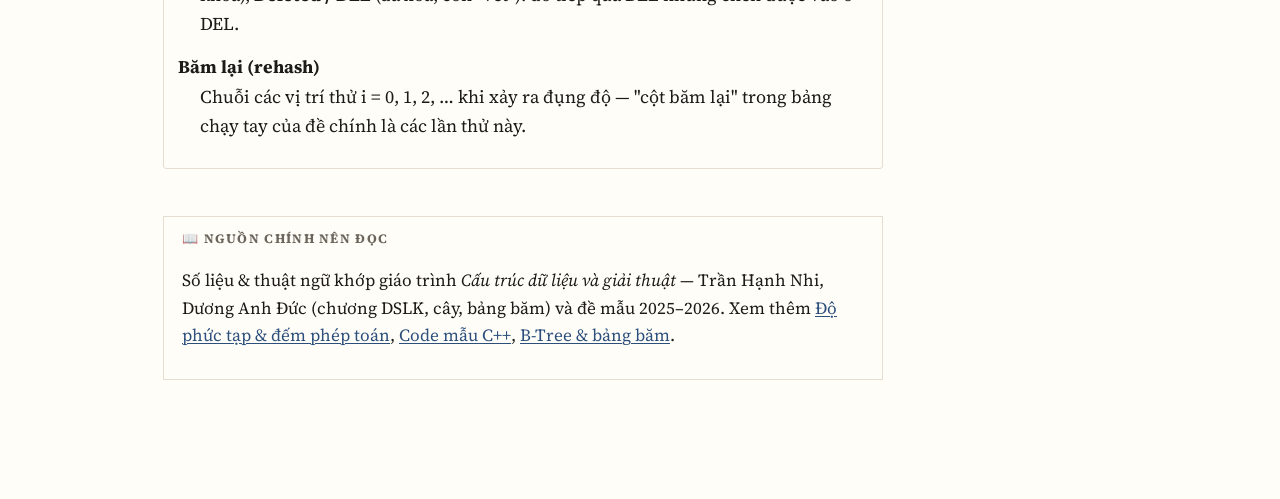
<file: reference/glossary.html>
<!doctype html>
<html lang="vi">
<head>
<meta charset="utf-8">
<meta name="viewport" content="width=device-width, initial-scale=1">
<title>Thuật ngữ — Ôn thi CTDL&amp;GT</title>
<link rel="stylesheet" href="../assets/style.css">
</head>
<body>
<main>
<nav class="crumbs">
<a href="../index.html">Lộ trình ôn</a>
<a href="do-phuc-tap-va-dem.html">Độ phức tạp &amp; đếm</a>
<a href="code-mau-cpp.html">Code mẫu C++</a>
<a href="b-tree-va-bang-bam.html">B-Tree &amp; bảng băm</a>
</nav>
<p class="kicker">Tra nhanh · in ra 1–2 trang A4</p>
<h1>Thuật ngữ dùng trong khóa ôn</h1>
<p class="subtitle">Mỗi thuật ngữ: định nghĩa 1–2 câu nói nó <em>là gì</em>; tên cần tránh ghi ngay dưới bằng chữ nghiêng.</p>

<div class="cols">

<section class="card">
<h3>Chung</h3>
<dl class="gloss">
<dt>Độ phức tạp (complexity)</dt>
<dd>Hàm mô tả lượng phép toán tăng theo n như thế nào khi n lớn; viết O(...) cho trường hợp xấu nhất trừ khi ghi rõ khác.</dd>
<dt>O(c) = O(1)</dt>
<dd>Số phép toán không đổi theo n. Giáo viên ghi "O(c)" — viết O(1) hay O(c) đều được, chúng là một.</dd>
<dt>Phép so sánh</dt>
<dd>Một lần thực hiện <code>&lt;</code>, <code>&lt;=</code>, <code>==</code>, <code>&gt;</code>… Khi đề hỏi "đếm phép so sánh", phải đọc kỹ đề đếm phép <em>nào</em> (thường chỉ <code>==</code> hoặc chỉ <code>&lt;</code> trong vòng trong).</dd>
<dt>Phép gán</dt>
<dd>Một lần gán giá trị (kể cả dời chỗ phần tử <code>a[j+1]=a[j]</code>). Đề có thể đếm riêng phép gán / dời chỗ thay vì so sánh.</dd>
<dt>Trường hợp tốt nhất / xấu nhất</dt>
<dd>Lượng phép toán ít nhất / nhiều nhất trên các input cùng cỡ n (ví dụ Insertion: mảng đã tăng → tốt nhất; giảm dần → xấu nhất).</dd>
</dl>
</section>

<section class="card">
<h3>Tìm kiếm &amp; Sắp xếp</h3>
<dl class="gloss">
<dt>Tìm kiếm tuyến tính (linear search)</dt>
<dd>Duyệt từ đầu mảng, so sánh từng phần tử với x cho tới khi tìm thấy hoặc hết mảng.</dd>
<dt>Dừng sớm (early stop)</dt>
<dd>Trên mảng tăng dần, dừng khi gặp <code>a[i] &gt; x</code> vì phía sau chắc chắn không còn x — đây là "tận dụng điều kiện tăng dần" đề yêu cầu.</dd>
<dt>Tìm kiếm nhị phân (binary search)</dt>
<dd>Trên mảng <em>đã sắp xếp</em>: so sánh x với phần tử ở giữa rồi loại nửa trái hoặc nửa phải, lặp lại.</dd>
<dt>Selection Sort</dt>
<dd>Mỗi vòng chọn phần tử nhỏ nhất phần chưa sắp xếp rồi <em>hoán đổi</em> về đúng chỗ đầu đoạn.</dd>
<dt>Insertion Sort</dt>
<dd>Chèn lần lượt từng phần tử vào đúng vị trí trong đoạn đầu đã sắp xếp, bằng cách dời các phần tử lớn hơn sang phải.</dd>
<dt>Quick Sort</dt>
<dd>Chọn pivot, phân hoạch (partition): phần nhỏ hơn pivot sang trái, lớn hơn sang phải; đệ quy hai bên.</dd>
<dt>Heap Sort</dt>
<dd>Build max-heap bằng Shift rồi lặp: đổi gốc (lớn nhất) với phần cuối, giảm kích thước heap, Shift lại gốc.</dd>
<dt>Heap</dt>
<dd>Cây nhị phân hoàn chỉnh lưu trong mảng, mỗi node ≥ con của nó (max-heap).</dd>
<dt>Phân hoạch (partition)</dt>
<dd>Bước sắp xếp lại đoạn sao cho pivot đứng giữa: trái ≤ pivot ≤ phải.</dd>
<dt>Pivot</dt>
<dd>Phần tử làm mốc phân hoạch trong Quick Sort; bản chuẩn của giáo trình chọn phần tử <em>giữa</em> đoạn.</dd>
</dl>
</section>

<section class="card">
<h3>DSLK</h3>
<dl class="gloss">
<dt>DSLK — danh sách liên kết đơn (singly linked list)</dt>
<dd>Chuỗi node, mỗi node giữ dữ liệu và con trỏ tới node kế. Trong khóa này: <code>LIST{pHead, pTail}</code>, <code>NODE{info, pNext}</code>.
<div class="avoid">Tránh gọi "linked list" trơn khi trình bày — ghi đầy đủ "danh sách liên kết đơn (DSLK)".</div></dd>
<dt>Node</dt>
<dd>Một phần tử của DSLK/cây: vùng dữ liệu (info/key) + con trỏ liên kết. Giáo trình dùng "node", không dùng "nút".</dd>
<dt>pHead / pTail</dt>
<dd>Con trỏ tới node đầu / node cuối của LIST; rỗng thì cả hai đều <code>NULL</code>.</dd>
<dt>Duyệt (traverse)</dt>
<dd>Đi qua từng node một lần từ pHead theo pNext để xử lý theo yêu cầu (đếm, tính tổng, in…).</dd>
<dt>Thêm node</dt>
<dd>Chèn node vào vị trí đầu (sau pHead), cuối (AddTail), hoặc sau một node Q cho trước.</dd>
<dt>Xóa node</dt>
<dd>Gỡ node khỏi list và giải phóng: giữ con trỏ node trước, nối tắt qua node bị xóa, cập nhật pHead/pTail nếu cần.</dd>
</dl>
</section>

<section class="card">
<h3>Cây &amp; BST</h3>
<dl class="gloss">
<dt>BST — cây nhị phân tìm kiếm</dt>
<dd>Cây nhị phân mà mọi khóa cây con trái &lt; khóa node &lt; mọi khóa cây con phải (áp dụng cho mọi node).
<div class="avoid">Tránh "cây tìm kiếm nhị phân" — dùng "cây nhị phân tìm kiếm (BST)".</div></dd>
<dt>Khóa (key)</dt>
<dd>Giá trị dùng để so sánh, sắp xếp và tìm kiếm trong BST / bảng băm.</dd>
<dt>Duyệt NLR (tiền tự)</dt>
<dd>Xử lý Node → Left → Right. Tương tự LNR (trung tự: L-N-R), LRN (hậu tự: L-R-N), NRL (N-R-L), RNL (R-N-L), RLN (R-L-N).</dd>
<dt>Phần tử thế mạng</dt>
<dd>Node thay thế khi xóa node có 2 con trong BST. Theo đề: <em>nhỏ nhất cây con phải</em>; cách đối xứng: lớn nhất cây con trái.
<div class="avoid">Tránh "successor/predecessor" khi viết bài — ghi "phần tử thế mạng" rồi nói rõ lấy node nào.</div></dd>
<dt>In theo mức</dt>
<dd>Duyệt cây theo từng tầng từ gốc xuống, trái sang phải — dùng hàng đợi (queue).</dd>
</dl>
</section>

<section class="card">
<h3>B-Tree</h3>
<dl class="gloss">
<dt>B-Tree bậc m</dt>
<dd>Cây tìm kiếm cân bằng: mỗi node tối đa <strong>m−1 khóa</strong> và <strong>m con</strong>; node khác gốc tối thiểu ⌈m/2⌉−1 khóa; gốc tối thiểu 1 khóa; node trong có n khóa ⇒ n+1 con; mọi lá cùng mức.</dd>
<dt>Tràn / tách (split)</dt>
<dd>Khi chèn làm node vượt m−1 khóa: node đẩy <em>khóa giữa</em> lên cha và tách làm hai.
<div class="avoid">"Split" là tên tiếng Anh ổn; tránh dịch "chia node" khi nói tràn — ghi "tách (split)".</div></dd>
<dt>Underflow (thiếu khóa)</dt>
<dd>Sau khi xóa, node ít hơn ⌈m/2⌉−1 khóa. Cách xử lý: mượn khóa qua cha, nếu không được thì Catenation.</dd>
<dt>Mượn khóa qua cha (Redistribution)</dt>
<dd>Xử lý Underflow bằng cách mượn một khóa từ node anh em dư khóa, đi qua khóa phân cách ở cha (giữ tính chất BST).</dd>
<dt>Catenation</dt>
<dd>Gộp node thiếu với một node anh em <em>cùng với khóa phân cách của cha</em> thành một node; cha mất một khóa — có thể gây Underflow lan lên trên; gốc rỗng thì cây thấp đi một mức.
<div class="avoid">Tránh "merge / hợp nhất" — khóa thuật của khóa là <strong>Catenation</strong>. Ưu tiên gộp với node liền trước.</div></dd>
<dt>Khóa phân cách</dt>
<dd>Khóa ở cha nằm giữa hai node anh em; khi mượn hoặc Catenation thì khóa này đổi chỗ / đi xuống.</dd>
</dl>
</section>

<section class="card">
<h3>Bảng băm</h3>
<dl class="gloss">
<dt>Hàm băm (hash function)</dt>
<dd>Hàm ánh xạ khóa k vào một chỉ số ô trong bảng có M ô.</dd>
<dt>Đụng độ (collision)</dt>
<dd>Hai khóa khác nhau băm vào cùng một chỉ số.
<div class="avoid">Tránh "va chạm" — dùng "đụng độ (collision)".</div></dd>
<dt>Băm nối kết (separate chaining)</dt>
<dd>Mỗi ô là một danh sách liên kết: khóa đụng độ nối thêm vào cuối danh sách của ô đó.</dd>
<dt>Dò tuyến tính (linear probing)</dt>
<dd>Xử lý đụng độ bằng cách dò ô kế tiếp: h(k,i) = (h(k)+i) mod M, i = 0,1,2,…</dd>
<dt>Dò bậc 2 (quadratic probing)</dt>
<dd>Dò với bước bình phương: h(k,i) = (h(k)+i²) mod M.</dd>
<dt>Băm kép (double hashing)</dt>
<dd>Dùng hàm băm thứ hai làm bước nhảy: h(k,i) = (h1(k) + i·h2(k)) mod M.</dd>
<dt>Hệ số tải (load factor)</dt>
<dd>α = n/M với n là số khóa đã chèn, M là số ô. Đề dùng ngưỡng α để quyết định <em>có chèn tiếp hay không</em>.</dd>
<dt>Trạng thái ô</dt>
<dd>Mỗi ô một trong ba trạng thái: <strong>Empty</strong> (chưa từng dùng), <strong>Occupied</strong> (đang giữ khóa), <strong>Deleted / DEL</strong> (đã xóa, còn "vết"): dò tiếp qua DEL nhưng chèn được vào ô DEL.</dd>
<dt>Băm lại (rehash)</dt>
<dd>Chuỗi các vị trí thử i = 0, 1, 2, … khi xảy ra đụng độ — "cột băm lại" trong bảng chạy tay của đề chính là các lần thử này.</dd>
</dl>
</section>

</div>

<div class="source">
<p>Số liệu &amp; thuật ngữ khớp giáo trình <em>Cấu trúc dữ liệu và giải thuật</em> — Trần Hạnh Nhi, Dương Anh Đức (chương DSLK, cây, bảng băm) và đề mẫu 2025–2026. Xem thêm <a href="do-phuc-tap-va-dem.html">Độ phức tạp &amp; đếm phép toán</a>, <a href="code-mau-cpp.html">Code mẫu C++</a>, <a href="b-tree-va-bang-bam.html">B-Tree &amp; bảng băm</a>.</p>
</div>
</main>
</body>
</html>
</file>
<file: assets/style.css>
/* Shared stylesheet — Ôn thi CTDL&GT. Every lesson & reference links this file. */
@import url("https://fonts.googleapis.com/css2?family=Source+Serif+4:ital,opsz,wght@0,8..60,400;0,8..60,600;0,8..60,700;1,8..60,400&family=JetBrains+Mono:wght@400;600&display=swap");

:root {
  --ink: #1d1b18;
  --muted: #6b655c;
  --paper: #fffdf8;
  --rule: #e4ddd0;
  --accent: #a33a1f;      /* đỏ gạch: nhấn mạnh, bẫy */
  --accent-soft: #f7e6df;
  --ok: #2f6b3a;
  --ok-soft: #e3f0e3;
  --bad: #9b2226;
  --bad-soft: #f6dddd;
  --note: #2c4f7c;
  --note-soft: #e4ecf6;
  --code-bg: #f4f0e7;
  --serif: "Source Serif 4", "Iowan Old Style", Georgia, serif;
  --mono: "JetBrains Mono", "SF Mono", Menlo, Consolas, monospace;
  --measure: 40rem;
}

* { box-sizing: border-box; }
html { font-size: 18px; }
body {
  margin: 0;
  background: var(--paper);
  color: var(--ink);
  font-family: var(--serif);
  line-height: 1.6;
  -webkit-font-smoothing: antialiased;
}
main, .page {
  max-width: calc(var(--measure) + 16rem);
  margin: 0 auto;
  padding: 2.5rem 1.5rem 5rem;
}
main > *, .page > * { max-width: var(--measure); }
main > .wide, .page > .wide { max-width: none; }

/* ---------- Headings ---------- */
h1 { font-size: 2.1rem; line-height: 1.15; margin: 0.2rem 0 0.4rem; font-weight: 700; letter-spacing: -0.01em; }
h2 { font-size: 1.4rem; margin: 2.6rem 0 0.6rem; font-weight: 600; border-bottom: 1px solid var(--rule); padding-bottom: 0.2rem; }
h3 { font-size: 1.1rem; margin: 1.8rem 0 0.4rem; font-weight: 600; }
.kicker { font-size: 0.8rem; letter-spacing: 0.12em; text-transform: uppercase; color: var(--accent); margin: 0; }
.subtitle { font-style: italic; color: var(--muted); font-size: 1.1rem; margin: 0 0 1.5rem; }

p, li { hyphens: auto; }
a { color: var(--note); text-decoration-thickness: 1px; text-underline-offset: 2px; }
a:hover { color: var(--accent); }
strong { font-weight: 700; }
hr { border: 0; border-top: 1px solid var(--rule); margin: 2.5rem 0; }

/* ---------- Top nav ---------- */
nav.crumbs { font-size: 0.82rem; color: var(--muted); display: flex; flex-wrap: wrap; gap: 0.3rem 1rem; margin-bottom: 1.6rem; }
nav.crumbs a { color: var(--muted); }
nav.pager { display: flex; justify-content: space-between; gap: 1rem; margin-top: 3rem; padding-top: 1rem; border-top: 1px solid var(--rule); font-size: 0.95rem; }

/* ---------- Win box (mục tiêu bài) ---------- */
.goal {
  border-left: 4px solid var(--accent);
  background: var(--accent-soft);
  padding: 0.7rem 1rem;
  margin: 1.2rem 0 1.6rem;
}
.goal strong:first-child { color: var(--accent); }

/* ---------- Sidenotes (Tufte) ---------- */
.sidenote, .marginnote {
  float: right; clear: right;
  width: 14rem; margin-right: -16rem; margin-top: 0.2rem;
  font-size: 0.8rem; line-height: 1.4; color: var(--muted);
}
@media (max-width: 1000px) {
  .sidenote, .marginnote { float: none; display: block; width: auto; margin: 0.4rem 0 0.8rem 1rem; padding-left: 0.6rem; border-left: 2px solid var(--rule); }
}

/* ---------- Callouts ---------- */
.callout { padding: 0.7rem 1rem; margin: 1.2rem 0; border-radius: 3px; }
.callout > :first-child { margin-top: 0; }
.callout > :last-child { margin-bottom: 0; }
.trap { background: var(--bad-soft); border-left: 4px solid var(--bad); }
.trap::before { content: "⚠ BẪY ĐỀ THI"; display: block; font-size: 0.72rem; letter-spacing: 0.1em; color: var(--bad); font-weight: 700; margin-bottom: 0.2rem; }
.tip { background: var(--note-soft); border-left: 4px solid var(--note); }
.tip::before { content: "MẸO"; display: block; font-size: 0.72rem; letter-spacing: 0.1em; color: var(--note); font-weight: 700; margin-bottom: 0.2rem; }
.exam { background: #fbf6e8; border-left: 4px solid #b08a2e; }
.exam::before { content: "TRÍCH ĐỀ MẪU 2025-2026"; display: block; font-size: 0.72rem; letter-spacing: 0.1em; color: #8a6a1c; font-weight: 700; margin-bottom: 0.2rem; }
.ask { border: 1px dashed var(--note); padding: 0.7rem 1rem; margin: 2rem 0; font-size: 0.95rem; }
.ask::before { content: "💬 HỎI THẦY (AGENT)"; display: block; font-size: 0.72rem; letter-spacing: 0.1em; color: var(--note); font-weight: 700; margin-bottom: 0.2rem; }
.source { border: 1px solid var(--rule); padding: 0.7rem 1rem; margin: 1.6rem 0; font-size: 0.95rem; }
.source::before { content: "📖 NGUỒN CHÍNH NÊN ĐỌC"; display: block; font-size: 0.72rem; letter-spacing: 0.1em; color: var(--muted); font-weight: 700; margin-bottom: 0.2rem; }

/* ---------- Code ---------- */
code, kbd, pre { font-family: var(--mono); font-size: 0.82em; }
code, kbd, pre, .blank, .blank input, .tree-lab, svg text { font-variant-ligatures: none; font-feature-settings: "liga" 0, "calt" 0; }
:not(pre) > code { background: var(--code-bg); padding: 0.05em 0.3em; border-radius: 3px; }
pre {
  background: var(--code-bg);
  padding: 0.8rem 1rem;
  overflow-x: auto;
  line-height: 1.45;
  border-radius: 3px;
  border-left: 3px solid var(--rule);
}
pre .hl { background: #f3d9a4; }
pre .cm { color: var(--muted); font-style: italic; }

/* ---------- Tables ---------- */
table { border-collapse: collapse; margin: 1rem 0; font-size: 0.92rem; font-variant-numeric: tabular-nums; }
th, td { padding: 0.3rem 0.65rem; border-bottom: 1px solid var(--rule); text-align: left; vertical-align: top; }
th { font-weight: 600; border-bottom: 2px solid var(--ink); }
table.grid td, table.grid th { border: 1px solid var(--rule); text-align: center; min-width: 2.4rem; }
table.grid th { background: var(--code-bg); border-bottom: 1px solid var(--rule); }
td.del { color: var(--bad); font-weight: 600; }
td.new { background: var(--ok-soft); font-weight: 600; }

/* ---------- Figures ---------- */
figure { margin: 1.4rem 0; }
figcaption { font-size: 0.82rem; color: var(--muted); font-style: italic; margin-top: 0.3rem; }
figure.tree svg { max-width: 100%; height: auto; display: block; }

/* ---------- Steps ---------- */
ol.steps { counter-reset: s; list-style: none; padding-left: 0; }
ol.steps > li { counter-increment: s; position: relative; padding-left: 2.2rem; margin: 0.5rem 0; }
ol.steps > li::before {
  content: counter(s); position: absolute; left: 0; top: 0.05rem;
  width: 1.5rem; height: 1.5rem; border-radius: 50%;
  background: var(--ink); color: var(--paper); font-size: 0.8rem; text-align: center; line-height: 1.5rem;
}

/* ---------- Quiz (assets/quiz.js) ---------- */
.q { border: 1px solid var(--rule); border-radius: 4px; padding: 0.9rem 1.1rem; margin: 1.2rem 0; background: #fff; overflow-x: auto; }
.q-prompt { margin-top: 0; }
.q-prompt::before { content: attr(data-n); font-weight: 700; color: var(--accent); margin-right: 0.4rem; }
.q-options { list-style: none; padding: 0; margin: 0.4rem 0; display: grid; gap: 0.4rem; }
.q-options button {
  width: 100%; text-align: left; font: inherit; font-size: 0.95rem; cursor: pointer;
  background: var(--paper); border: 1px solid var(--rule); border-radius: 3px; padding: 0.45rem 0.7rem; color: var(--ink);
}
.q-options button:hover:not(:disabled) { border-color: var(--ink); }
.q-options button.is-right { background: var(--ok-soft); border-color: var(--ok); }
.q-options button.is-wrong { background: var(--bad-soft); border-color: var(--bad); text-decoration: line-through; }
.q-options button:disabled { cursor: default; }
.blank input {
  font-family: var(--mono); font-size: 0.85rem; padding: 0.15rem 0.35rem; min-width: 3rem; max-width: 100%;
  border: 0; border-bottom: 2px solid var(--muted); background: #fffbea; color: var(--ink);
}
table.grid .blank input { min-width: 0; padding: 0.1rem 0.2rem; text-align: center; }
.blank.is-right input { border-color: var(--ok); background: var(--ok-soft); }
.blank.is-wrong input { border-color: var(--bad); background: var(--bad-soft); }
.blank .reveal { font-family: var(--mono); font-size: 0.8rem; color: var(--ok); margin-left: 0.4rem; }
.q-actions { display: flex; gap: 0.5rem; flex-wrap: wrap; margin-top: 0.6rem; }
.q-actions button, .btn {
  font: inherit; font-size: 0.85rem; cursor: pointer; border-radius: 3px; padding: 0.3rem 0.8rem;
  border: 1px solid var(--ink); background: var(--ink); color: var(--paper);
}
.q-actions button.secondary, .btn.secondary { background: transparent; color: var(--ink); }
.q-feedback { font-size: 0.9rem; margin-top: 0.6rem; }
.q-feedback.ok { color: var(--ok); }
.q-feedback.bad { color: var(--bad); }
.q-explain { display: none; font-size: 0.92rem; border-top: 1px dashed var(--rule); margin-top: 0.7rem; padding-top: 0.6rem; }
.q.answered .q-explain { display: block; }
.scoreboard {
  position: sticky; bottom: 0.8rem; margin-left: auto; width: max-content;
  background: var(--ink); color: var(--paper); font-size: 0.8rem; padding: 0.3rem 0.8rem; border-radius: 99px; z-index: 5;
}

/* ---------- Tree lab (assets/tree.js) ---------- */
.tree-lab { border: 1px solid var(--rule); border-radius: 4px; padding: 0.8rem 1rem; background: #fff; margin: 1.4rem 0; }
.tree-lab .lab-controls { display: flex; flex-wrap: wrap; gap: 0.4rem; align-items: center; font-size: 0.9rem; }
.tree-lab input { font-family: var(--mono); width: 6rem; padding: 0.2rem 0.4rem; }
.tree-lab .lab-log { font-family: var(--mono); font-size: 0.75rem; color: var(--muted); max-height: 9rem; overflow-y: auto; margin: 0.5rem 0 0; padding-left: 1.2rem; }
.tree-lab .lab-trav { font-family: var(--mono); font-size: 0.8rem; margin-top: 0.4rem; }

/* ---------- Reference sheets ---------- */
.cols { columns: 2 22rem; column-gap: 2rem; }
.cols > * { break-inside: avoid; }
.card { break-inside: avoid; border: 1px solid var(--rule); padding: 0.5rem 0.8rem; margin: 0 0 1rem; border-radius: 3px; }
.card h3 { margin-top: 0.2rem; }
dl.gloss dt { font-weight: 700; margin-top: 0.8rem; }
dl.gloss dd { margin: 0.1rem 0 0 1.2rem; }
dl.gloss .avoid { color: var(--muted); font-style: italic; font-size: 0.88rem; }

/* ---------- Print ---------- */
@media print {
  html { font-size: 11pt; }
  body { background: #fff; }
  main, .page { max-width: none; padding: 0; }
  main > *, .page > * { max-width: none; }
  nav, .q-actions, .scoreboard, .tree-lab .lab-controls, .ask { display: none !important; }
  .q-explain { display: block; }
  .sidenote, .marginnote { float: none; display: block; width: auto; margin: 0.2rem 0 0.4rem 1rem; }
  pre, table, figure, .card, .q { break-inside: avoid; }
  a { color: inherit; text-decoration: none; }
  h2 { break-after: avoid; }
}
</file>
